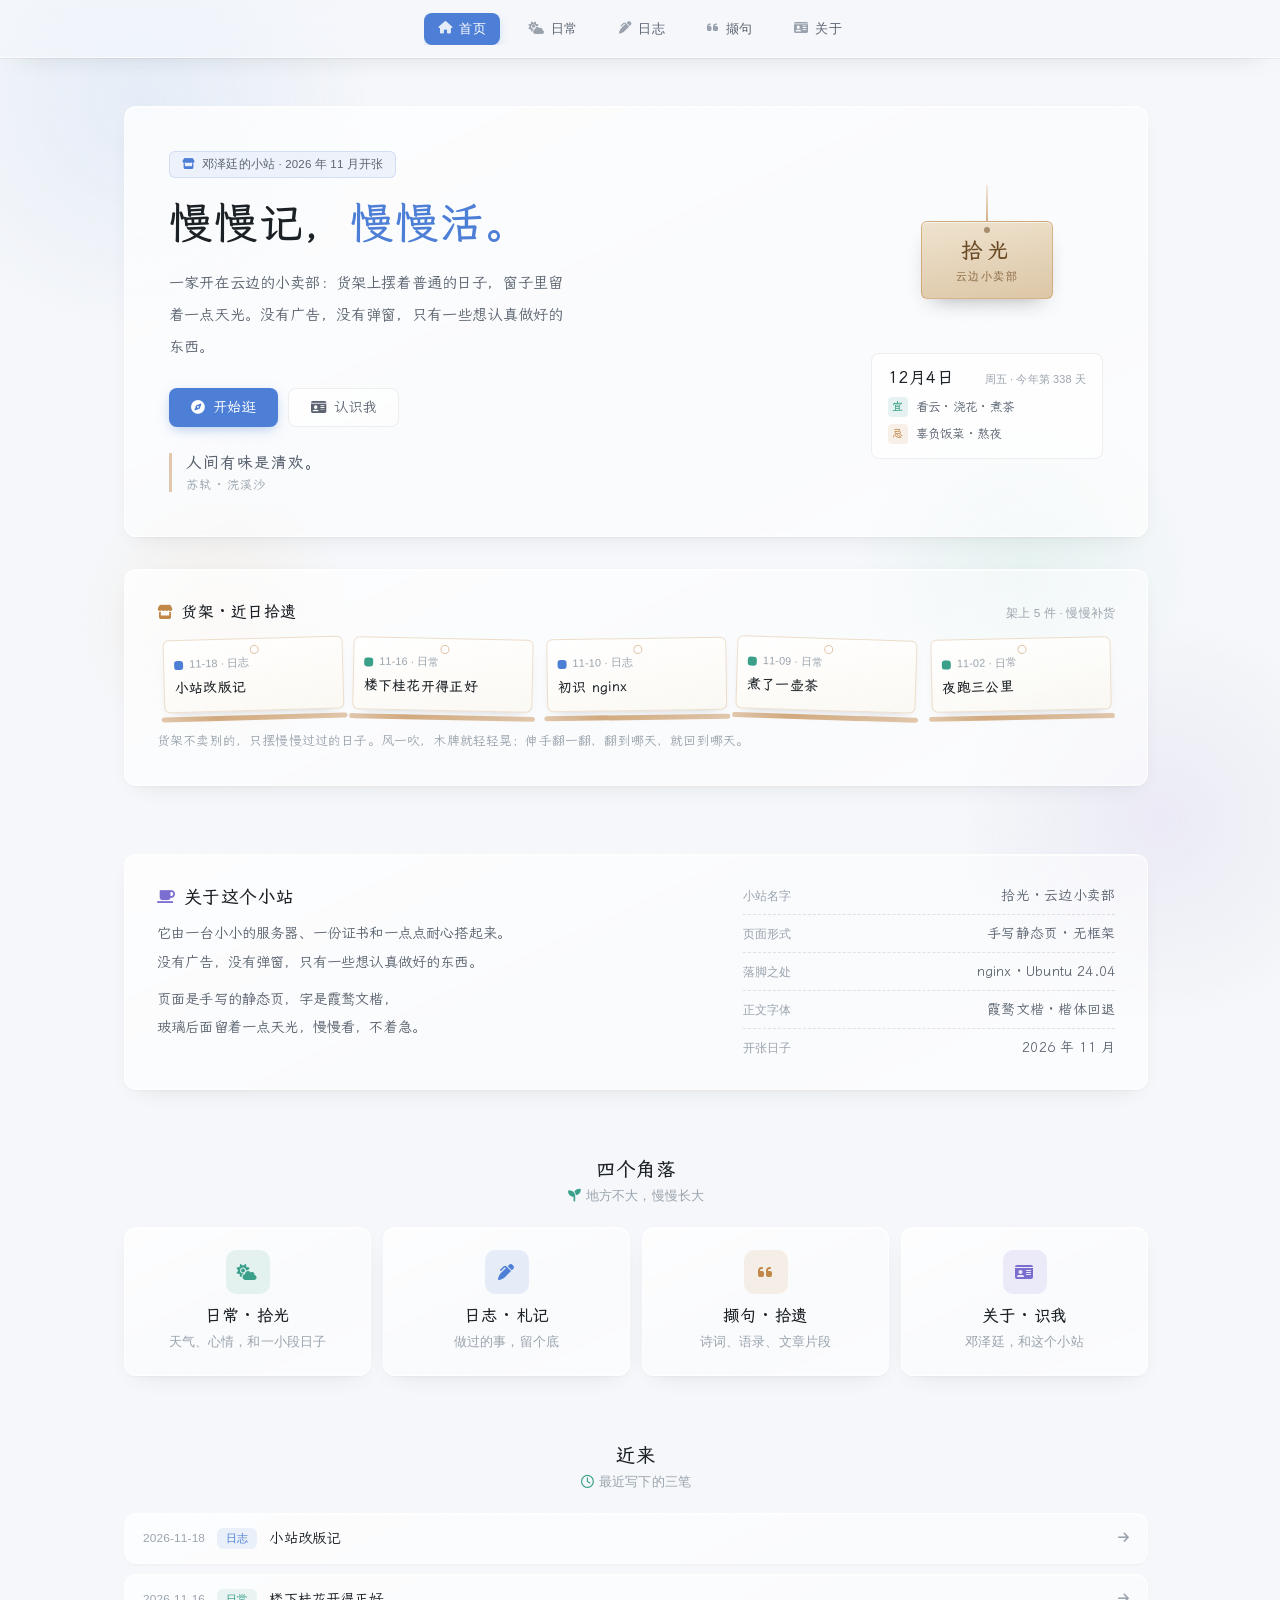
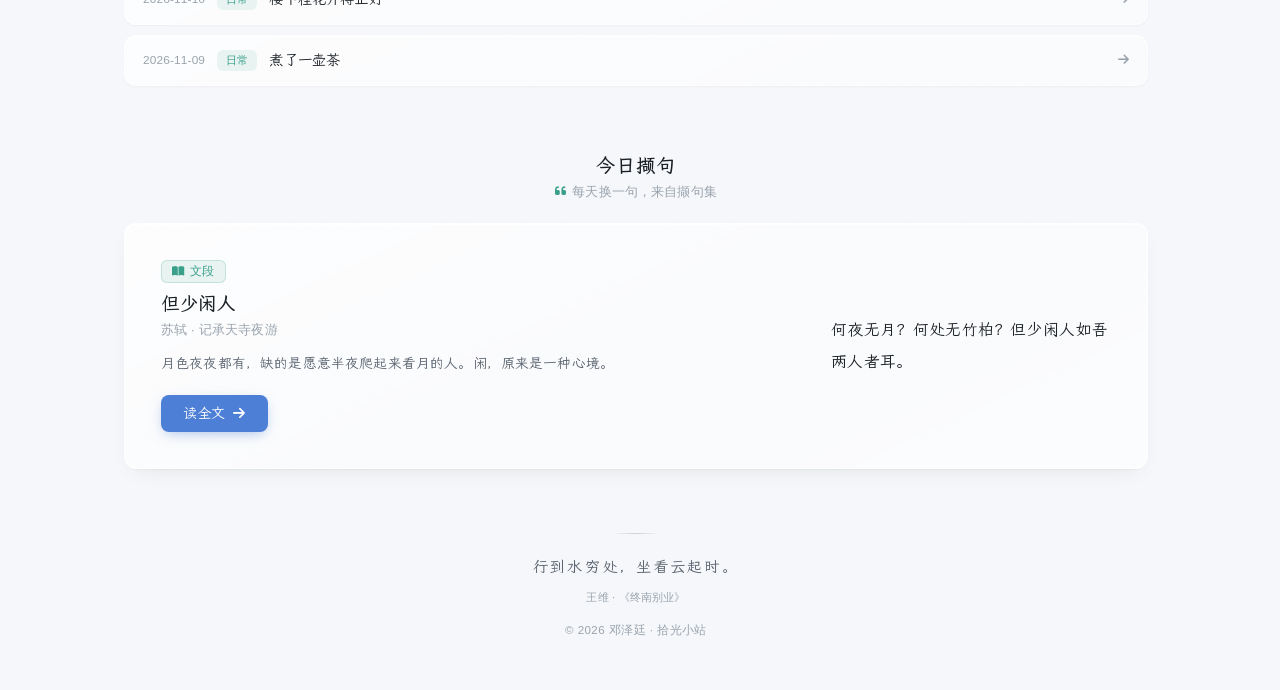
<file: dztfun/index.html>
<!DOCTYPE html>
<html lang="zh-CN">
<head>
<meta charset="UTF-8">
<meta name="viewport" content="width=device-width, initial-scale=1.0">
<link rel="icon" type="image/svg+xml" href="assets/favicon.svg">
<title>邓泽廷的小站 · 慢慢记，慢慢活</title>

<link rel="stylesheet" href="assets/fonts/lxgw-wenkai/lxgwwenkai-regular.css">
<link rel="stylesheet" href="assets/fonts/lxgw-wenkai/lxgwwenkai-bold.css">
<link rel="stylesheet" href="assets/fontawesome/css/all.min.css">
<link rel="stylesheet" href="assets/style.css">
</head>

<body class="home">

  <div class="blob blob-1"></div>
  <div class="blob blob-2"></div>
  <div class="blob blob-3"></div>
  <div class="blob blob-4"></div>

  <nav class="nav">
    <a class="nav-brand" href="index.html">dztfun<span>.cyou</span></a>
    <div class="nav-links">
      <a href="index.html" class="active"><i class="fa-solid fa-house"></i>首页</a>
      <a href="daily.html"><i class="fa-solid fa-cloud-sun"></i>日常</a>
      <a href="logs.html"><i class="fa-solid fa-pen-clip"></i>日志</a>
      <a href="poems.html"><i class="fa-solid fa-quote-left"></i>撷句</a>
      <a href="about.html"><i class="fa-solid fa-id-card"></i>关于</a>
    </div>
  </nav>

  <main class="page page-home">

    <!-- ================= 门面 ================= -->
    <header class="home-hero reveal" style="--d:.08s">
      <div class="hero-main">
        <p class="hero-over"><i class="fa-solid fa-store"></i>邓泽廷的小站 · 2026 年 11 月开张</p>
        <h1 class="hero-title">慢慢记，<span class="accent">慢慢活。</span></h1>
        <p class="hero-sub">一家开在云边的小卖部：货架上摆着普通的日子，窗子里留着一点天光。没有广告，没有弹窗，只有一些想认真做好的东西。</p>
        <div class="actions">
          <a class="btn btn-primary" href="#corners"><i class="fa-solid fa-compass"></i> 开始逛</a>
          <a class="btn btn-ghost" href="about.html"><i class="fa-solid fa-id-card"></i> 认识我</a>
        </div>
        <p class="hero-verse">人间有味是清欢。<cite>苏轼 · 浣溪沙</cite></p>
      </div>
      <div class="hero-side">
        <div class="hero-sign" aria-hidden="true">
          <span class="sign-rope"></span>
          <div class="sign-board"><b>拾光</b><span>云边小卖部</span></div>
        </div>
        <div class="almanac" id="hero-almanac"></div>
      </div>
    </header>

    <!-- ================= 云边货架 ================= -->
    <section class="section shelf-section">
      <div class="shelf-panel reveal" style="--d:.14s">
        <div class="shelf-head">
          <h3><i class="fa-solid fa-store"></i>货架 · 近日拾遗</h3>
          <p class="shelf-count" id="shelf-count"></p>
        </div>
        <div class="shelf" id="shelf"></div>
        <p class="shelf-note">货架不卖别的，只摆慢慢过过的日子。风一吹，木牌就轻轻晃；伸手翻一翻，翻到哪天，就回到哪天。</p>
      </div>
    </section>

    <!-- ================= 小站档案 ================= -->
    <section class="section">
      <div class="site-panel reveal" style="--d:.12s">
        <div class="site-about">
          <h3><i class="fa-solid fa-mug-saucer"></i>关于这个小站</h3>
          <p>
            它由一台小小的服务器、一份证书和一点点耐心搭起来。<br>
            没有广告，没有弹窗，只有一些想认真做好的东西。
          </p>
          <p>
            页面是手写的静态页，字是霞鹜文楷，<br>
            玻璃后面留着一点天光，慢慢看，不着急。
          </p>
        </div>
        <ul class="site-facts">
          <li><span>小站名字</span><b>拾光 · 云边小卖部</b></li>
          <li><span>页面形式</span><b>手写静态页 · 无框架</b></li>
          <li><span>落脚之处</span><b>nginx · Ubuntu 24.04</b></li>
          <li><span>正文字体</span><b>霞鹜文楷 · 楷体回退</b></li>
          <li><span>开张日子</span><b>2026 年 11 月</b></li>
        </ul>
      </div>
    </section>

    <!-- ================= 四个角落 ================= -->
    <section id="corners" class="section">
      <div class="section-head reveal" style="--d:.1s">
        <h2>四个角落</h2>
        <p><i class="fa-solid fa-seedling"></i>地方不大，慢慢长大</p>
      </div>

      <div class="cards">
        <a class="card reveal" style="--d:.16s" href="daily.html">
          <div class="ico i-mint"><i class="fa-solid fa-cloud-sun"></i></div>
          <h3>日常 · 拾光</h3>
          <p>天气、心情，和一小段日子</p>
        </a>

        <a class="card reveal" style="--d:.24s" href="logs.html">
          <div class="ico i-sky"><i class="fa-solid fa-pen-clip"></i></div>
          <h3>日志 · 札记</h3>
          <p>做过的事，留个底</p>
        </a>

        <a class="card reveal" style="--d:.32s" href="poems.html">
          <div class="ico i-peach"><i class="fa-solid fa-quote-left"></i></div>
          <h3>撷句 · 拾遗</h3>
          <p>诗词、语录、文章片段</p>
        </a>

        <a class="card reveal" style="--d:.4s" href="about.html">
          <div class="ico i-lav"><i class="fa-solid fa-id-card"></i></div>
          <h3>关于 · 识我</h3>
          <p>邓泽廷，和这个小站</p>
        </a>
      </div>
    </section>

    <!-- ================= 近来 ================= -->
    <section id="recent" class="section">
      <div class="section-head reveal" style="--d:.1s">
        <h2>近来</h2>
        <p><i class="fa-regular fa-clock"></i>最近写下的三笔</p>
      </div>

      <div class="recent">
        <a class="reveal" style="--d:.16s" href="logs.html#e-1118">
          <span class="r-date">2026-11-18</span>
          <span class="r-kind k-log">日志</span>
          <span class="r-title">小站改版记</span>
          <i class="fa-solid fa-arrow-right r-go"></i>
        </a>
        <a class="reveal" style="--d:.24s" href="daily.html#e-1116">
          <span class="r-date">2026-11-16</span>
          <span class="r-kind k-daily">日常</span>
          <span class="r-title">楼下桂花开得正好</span>
          <i class="fa-solid fa-arrow-right r-go"></i>
        </a>
        <a class="reveal" style="--d:.32s" href="daily.html#e-1109">
          <span class="r-date">2026-11-09</span>
          <span class="r-kind k-daily">日常</span>
          <span class="r-title">煮了一壶茶</span>
          <i class="fa-solid fa-arrow-right r-go"></i>
        </a>
      </div>
    </section>

    <!-- ================= 今日撷句 ================= -->
    <section id="featured" class="section">
      <div class="section-head reveal" style="--d:.1s">
        <h2>今日撷句</h2>
        <p><i class="fa-solid fa-quote-left"></i>每天换一句，来自撷句集</p>
      </div>
      <div id="featured-quote"></div>
    </section>

    <footer class="footer reveal" style="--d:.25s">
      <div class="line"></div>
      <p class="footer-verse">行到水穷处，坐看云起时。</p>
      <p class="footer-note">王维 · 《终南别业》</p>
      <p class="footer-copy">© <span id="year"></span> 邓泽廷 · 拾光小站</p>
    </footer>

  </main>

  <script src="assets/main.js"></script>
  <script src="assets/quotes.js"></script>
  <script src="assets/days.js"></script>

</body>
</html>
</file>
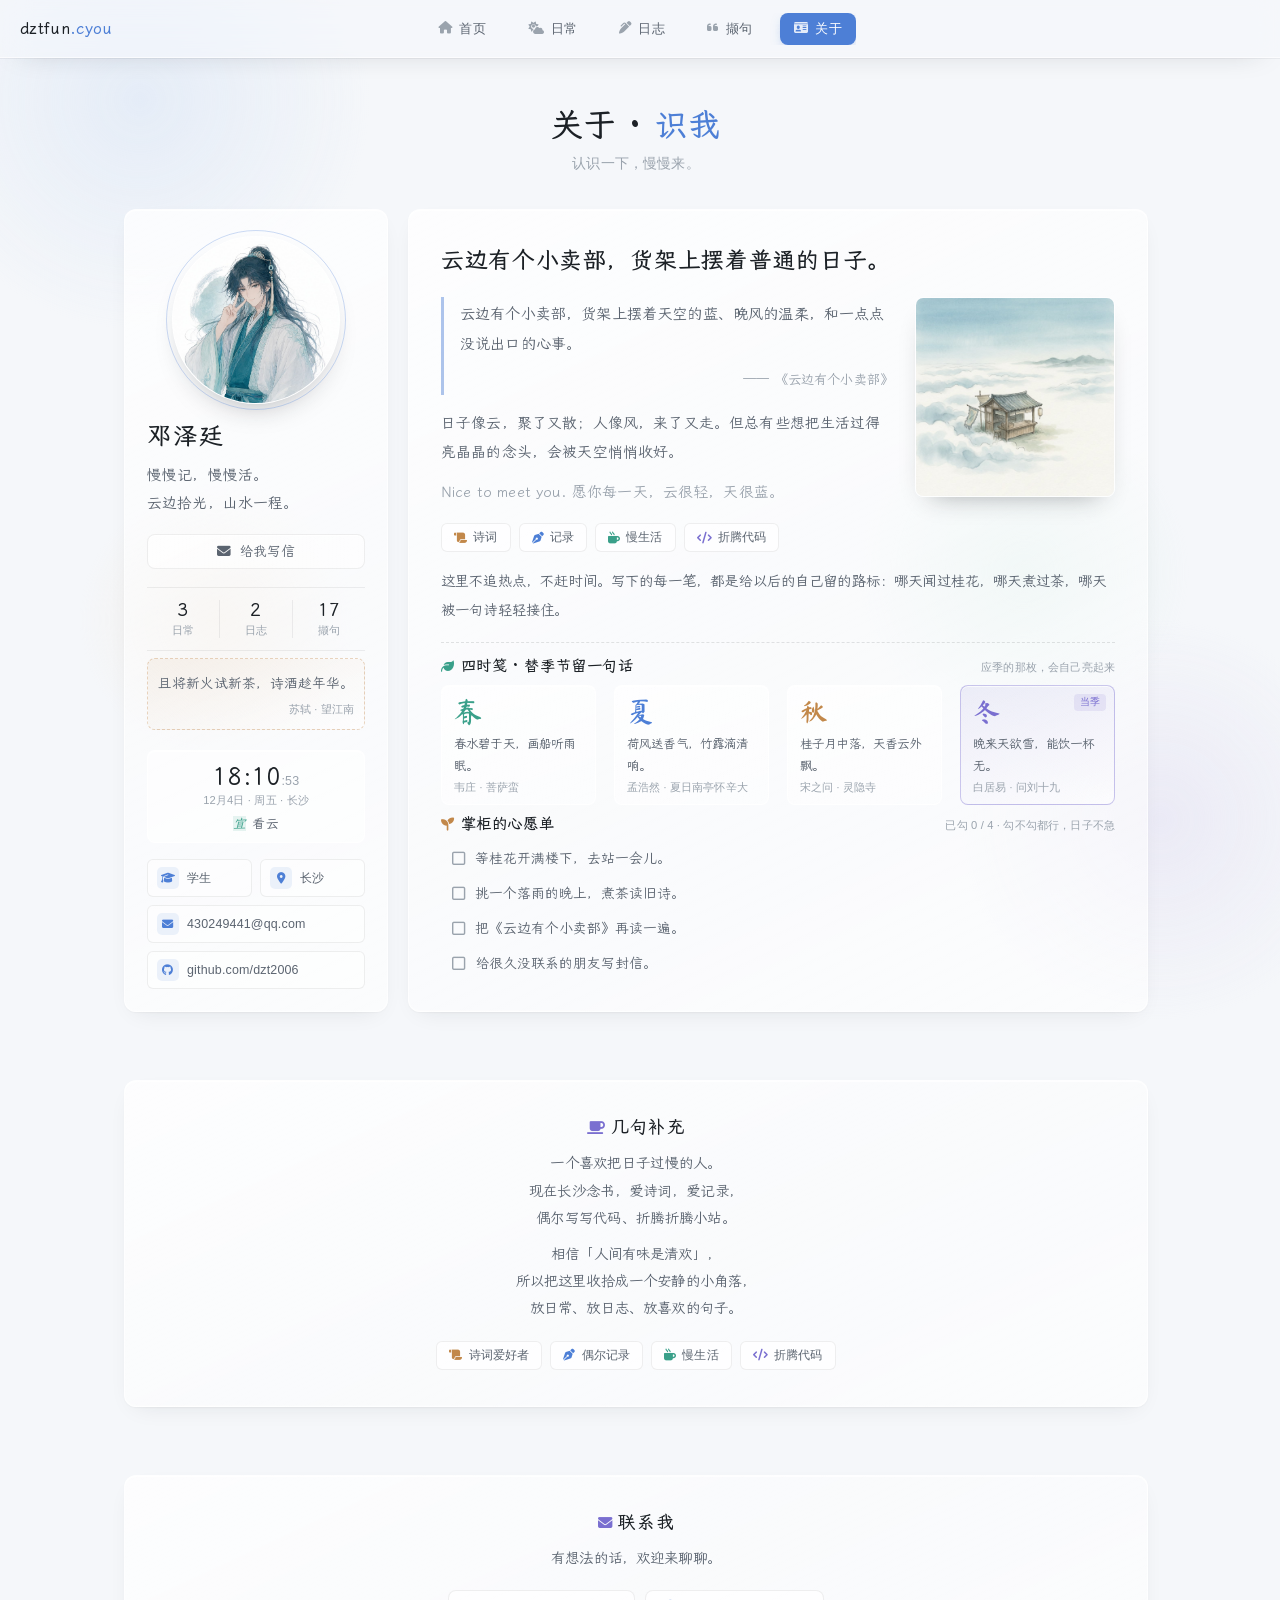
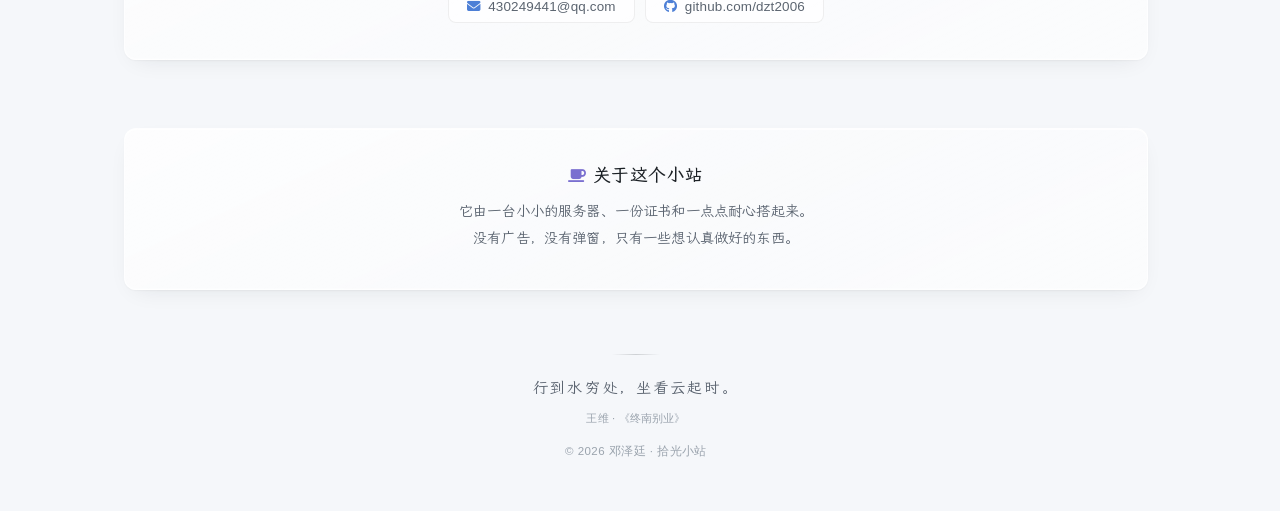
<file: dztfun/about.html>
<!DOCTYPE html>
<html lang="zh-CN">
<head>
<meta charset="UTF-8">
<meta name="viewport" content="width=device-width, initial-scale=1.0">
<link rel="icon" type="image/svg+xml" href="assets/favicon.svg">
<title>关于 · 识我 · dztfun.cyou</title>

<link rel="stylesheet" href="assets/fonts/lxgw-wenkai/lxgwwenkai-regular.css">
<link rel="stylesheet" href="assets/fonts/lxgw-wenkai/lxgwwenkai-bold.css">
<link rel="stylesheet" href="assets/fonts/ma-shan-zheng/index.css">
<link rel="stylesheet" href="assets/fontawesome/css/all.min.css">
<link rel="stylesheet" href="assets/style.css">
</head>

<body>

  <div class="blob blob-1"></div>
  <div class="blob blob-2"></div>
  <div class="blob blob-3"></div>
  <div class="blob blob-4"></div>

  <nav class="nav">
    <a class="nav-brand" href="index.html">dztfun<span>.cyou</span></a>
    <div class="nav-links">
      <a href="index.html"><i class="fa-solid fa-house"></i>首页</a>
      <a href="daily.html"><i class="fa-solid fa-cloud-sun"></i>日常</a>
      <a href="logs.html"><i class="fa-solid fa-pen-clip"></i>日志</a>
      <a href="poems.html"><i class="fa-solid fa-quote-left"></i>撷句</a>
      <a href="about.html" class="active"><i class="fa-solid fa-id-card"></i>关于</a>
    </div>
  </nav>

  <main class="page page-about">

    <header class="page-head reveal" style="--d:.12s">
      <h1>关于 · <span class="accent">识我</span></h1>
      <p>认识一下，慢慢来。</p>
    </header>

    <div class="profile-layout">

      <aside class="profile reveal" style="--d:.08s">
        <div class="avatar-wrap">
          <img class="avatar" src="assets/avatar.jpg" alt="邓泽廷的头像" decoding="async">
        </div>
        <h1 class="profile-name">邓泽廷</h1>
        <p class="profile-bio">慢慢记，慢慢活。<br>云边拾光，山水一程。</p>

        <a class="btn btn-ghost profile-btn" href="mailto:430249441@qq.com">
          <i class="fa-solid fa-envelope"></i> 给我写信
        </a>

        <div class="profile-stats" id="profile-stats"></div>

        <div class="profile-verse">
          <p>且将新火试新茶，诗酒趁年华。</p>
          <cite>苏轼 · 望江南</cite>
        </div>

        <div class="profile-now" id="profile-now"></div>

        <ul class="profile-meta">
          <li><i class="fa-solid fa-graduation-cap"></i><span>学生</span></li>
          <li><i class="fa-solid fa-location-dot"></i><span>长沙</span></li>
          <li><i class="fa-solid fa-envelope"></i><a href="mailto:430249441@qq.com">430249441@qq.com</a></li>
          <li><i class="fa-brands fa-github"></i><a href="https://github.com/dzt2006" target="_blank" rel="noopener">github.com/dzt2006</a></li>
        </ul>
      </aside>

      <section class="readme reveal" style="--d:.16s">
        <h2 class="readme-title">云边有个小卖部，货架上摆着普通的日子。</h2>

        <div class="readme-body">
          <div class="readme-text">
            <blockquote>
              云边有个小卖部，货架上摆着天空的蓝、晚风的温柔，和一点点没说出口的心事。
              <cite>—— 《云边有个小卖部》</cite>
            </blockquote>
            <p>日子像云，聚了又散；人像风，来了又走。但总有些想把生活过得亮晶晶的念头，会被天空悄悄收好。</p>
            <p class="soft">Nice to meet you. 愿你每一天，云很轻，天很蓝。</p>
          </div>
          <img class="readme-img" src="assets/clouds.jpg" alt="云边的小卖部" decoding="async">
        </div>

        <div class="readme-tags">
          <span class="tag"><i class="fa-solid fa-scroll t-peach"></i>诗词</span>
          <span class="tag"><i class="fa-solid fa-pen-nib t-sky"></i>记录</span>
          <span class="tag"><i class="fa-solid fa-mug-hot t-mint"></i>慢生活</span>
          <span class="tag"><i class="fa-solid fa-code t-lav"></i>折腾代码</span>
        </div>

        <p class="readme-more">这里不追热点，不赶时间。写下的每一笔，都是给以后的自己留的路标：哪天闻过桂花，哪天煮过茶，哪天被一句诗轻轻接住。</p>

        <div class="readme-drawer">
          <div class="drawer-head">
            <h3><i class="fa-solid fa-leaf"></i>四时笺 · 替季节留一句话</h3>
            <span class="drawer-note">应季的那枚，会自己亮起来</span>
          </div>
          <div class="seasons" id="seasons"></div>

          <div class="drawer-head">
            <h3><i class="fa-solid fa-seedling"></i>掌柜的心愿单</h3>
            <span class="drawer-note" id="wish-count"></span>
          </div>
          <ul class="wish-list" id="wish-list"></ul>
        </div>
      </section>

    </div>

    <section class="section about-card reveal" style="--d:.2s">
      <h3><i class="fa-solid fa-mug-saucer"></i>几句补充</h3>
      <p class="serif">
        一个喜欢把日子过慢的人。<br>
        现在长沙念书，爱诗词，爱记录，<br>
        偶尔写写代码、折腾折腾小站。
      </p>
      <p>
        相信「人间有味是清欢」，<br>
        所以把这里收拾成一个安静的小角落，<br>
        放日常、放日志、放喜欢的句子。
      </p>
      <div class="tags">
        <span class="tag"><i class="fa-solid fa-scroll t-peach"></i>诗词爱好者</span>
        <span class="tag"><i class="fa-solid fa-pen-nib t-sky"></i>偶尔记录</span>
        <span class="tag"><i class="fa-solid fa-mug-hot t-mint"></i>慢生活</span>
        <span class="tag"><i class="fa-solid fa-code t-lav"></i>折腾代码</span>
      </div>
    </section>

    <section class="section">
      <div class="about-card reveal" style="--d:.15s">
        <h3><i class="fa-solid fa-envelope"></i>联系我</h3>
        <p>有想法的话，欢迎来聊聊。</p>
        <div class="contact">
          <a href="mailto:430249441@qq.com"><i class="fa-solid fa-envelope"></i>430249441@qq.com</a>
          <a href="https://github.com/dzt2006" target="_blank" rel="noopener"><i class="fa-brands fa-github"></i>github.com/dzt2006</a>
        </div>
      </div>
    </section>

    <section class="section">
      <div class="about-card reveal" style="--d:.15s">
        <h3><i class="fa-solid fa-mug-saucer"></i>关于这个小站</h3>
        <p>
          它由一台小小的服务器、一份证书和一点点耐心搭起来。<br>
          没有广告，没有弹窗，只有一些想认真做好的东西。
        </p>
      </div>
    </section>

    <footer class="footer reveal" style="--d:.25s">
      <div class="line"></div>
      <p class="footer-verse">行到水穷处，坐看云起时。</p>
      <p class="footer-note">王维 · 《终南别业》</p>
      <p class="footer-copy">© <span id="year"></span> 邓泽廷 · 拾光小站</p>
    </footer>

  </main>

  <script src="assets/main.js"></script>
  <script src="assets/quotes.js"></script>
  <script src="assets/days.js"></script>

</body>
</html>
</file>
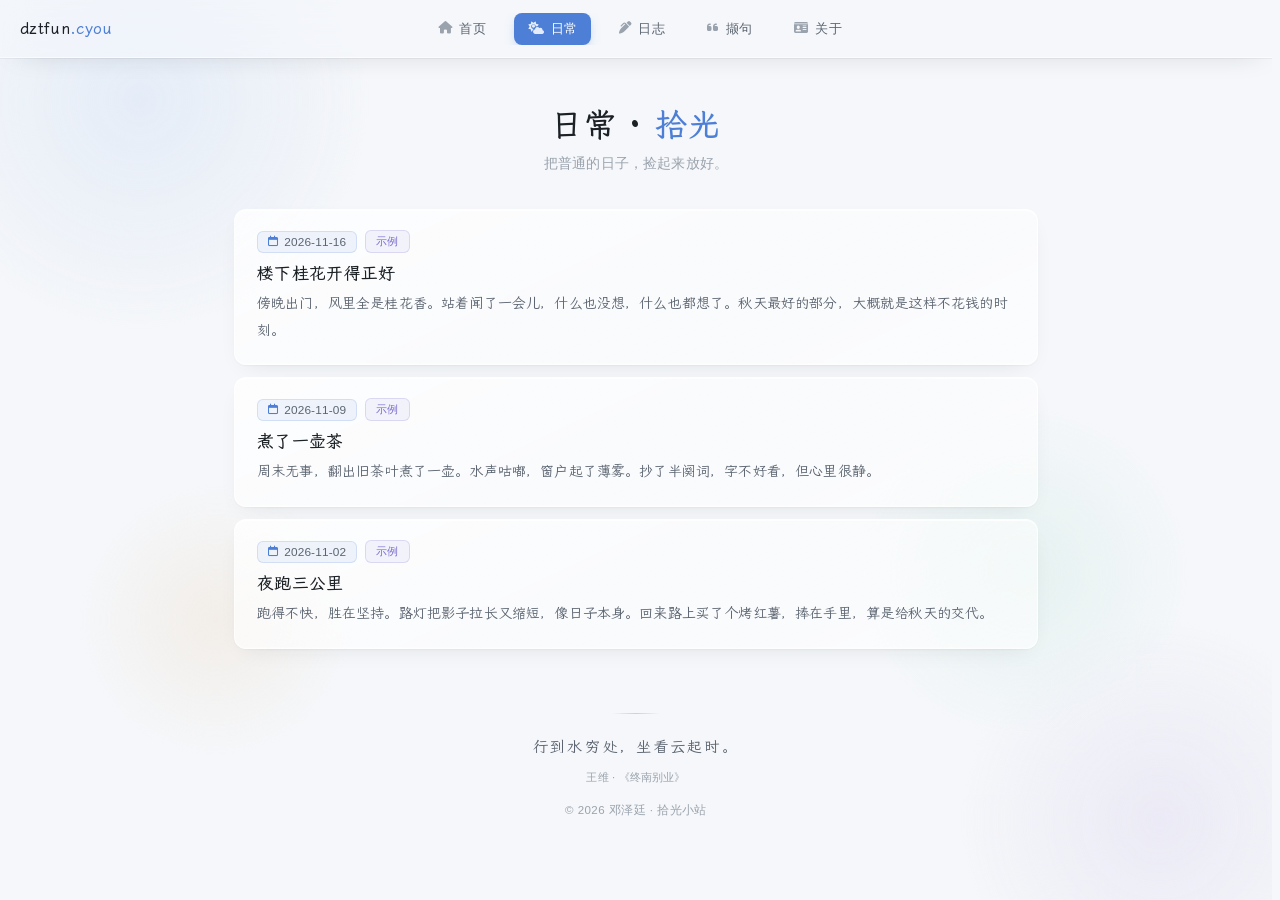
<file: dztfun/daily.html>
<!DOCTYPE html>
<html lang="zh-CN">
<head>
<meta charset="UTF-8">
<meta name="viewport" content="width=device-width, initial-scale=1.0">
<link rel="icon" type="image/svg+xml" href="assets/favicon.svg">
<title>日常 · 拾光 · dztfun.cyou</title>

<link rel="stylesheet" href="assets/fonts/lxgw-wenkai/lxgwwenkai-regular.css">
<link rel="stylesheet" href="assets/fonts/lxgw-wenkai/lxgwwenkai-bold.css">
<link rel="stylesheet" href="assets/fontawesome/css/all.min.css">
<link rel="stylesheet" href="assets/style.css">
</head>

<body>

  <div class="blob blob-1"></div>
  <div class="blob blob-2"></div>
  <div class="blob blob-3"></div>
  <div class="blob blob-4"></div>

  <nav class="nav">
    <a class="nav-brand" href="index.html">dztfun<span>.cyou</span></a>
    <div class="nav-links">
      <a href="index.html"><i class="fa-solid fa-house"></i>首页</a>
      <a href="daily.html" class="active"><i class="fa-solid fa-cloud-sun"></i>日常</a>
      <a href="logs.html"><i class="fa-solid fa-pen-clip"></i>日志</a>
      <a href="poems.html"><i class="fa-solid fa-quote-left"></i>撷句</a>
      <a href="about.html"><i class="fa-solid fa-id-card"></i>关于</a>
    </div>
  </nav>

  <main class="page">

    <header class="page-head reveal" style="--d:.12s">
      <h1>日常 · <span class="accent">拾光</span></h1>
      <p>把普通的日子，捡起来放好。</p>
    </header>

    <!-- 日常条目：复制一个 <article class="entry"> 块即可新增，日期新的放上面 -->
    <div class="entries">

      <article id="e-1116" class="entry reveal" style="--d:.18s">
        <div class="entry-meta">
          <span class="entry-date"><i class="fa-regular fa-calendar"></i>2026-11-16</span>
          <span class="entry-kind">示例</span>
        </div>
        <h3>楼下桂花开得正好</h3>
        <p>傍晚出门，风里全是桂花香。站着闻了一会儿，什么也没想，什么也都想了。秋天最好的部分，大概就是这样不花钱的时刻。</p>
      </article>

      <article id="e-1109" class="entry reveal" style="--d:.26s">
        <div class="entry-meta">
          <span class="entry-date"><i class="fa-regular fa-calendar"></i>2026-11-09</span>
          <span class="entry-kind">示例</span>
        </div>
        <h3>煮了一壶茶</h3>
        <p>周末无事，翻出旧茶叶煮了一壶。水声咕嘟，窗户起了薄雾。抄了半阕词，字不好看，但心里很静。</p>
      </article>

      <article id="e-1102" class="entry reveal" style="--d:.34s">
        <div class="entry-meta">
          <span class="entry-date"><i class="fa-regular fa-calendar"></i>2026-11-02</span>
          <span class="entry-kind">示例</span>
        </div>
        <h3>夜跑三公里</h3>
        <p>跑得不快，胜在坚持。路灯把影子拉长又缩短，像日子本身。回来路上买了个烤红薯，捧在手里，算是给秋天的交代。</p>
      </article>

    </div>

    <footer class="footer reveal" style="--d:.25s">
      <div class="line"></div>
      <p class="footer-verse">行到水穷处，坐看云起时。</p>
      <p class="footer-note">王维 · 《终南别业》</p>
      <p class="footer-copy">© <span id="year"></span> 邓泽廷 · 拾光小站</p>
    </footer>

  </main>

  <script src="assets/main.js"></script>

</body>
</html>
</file>
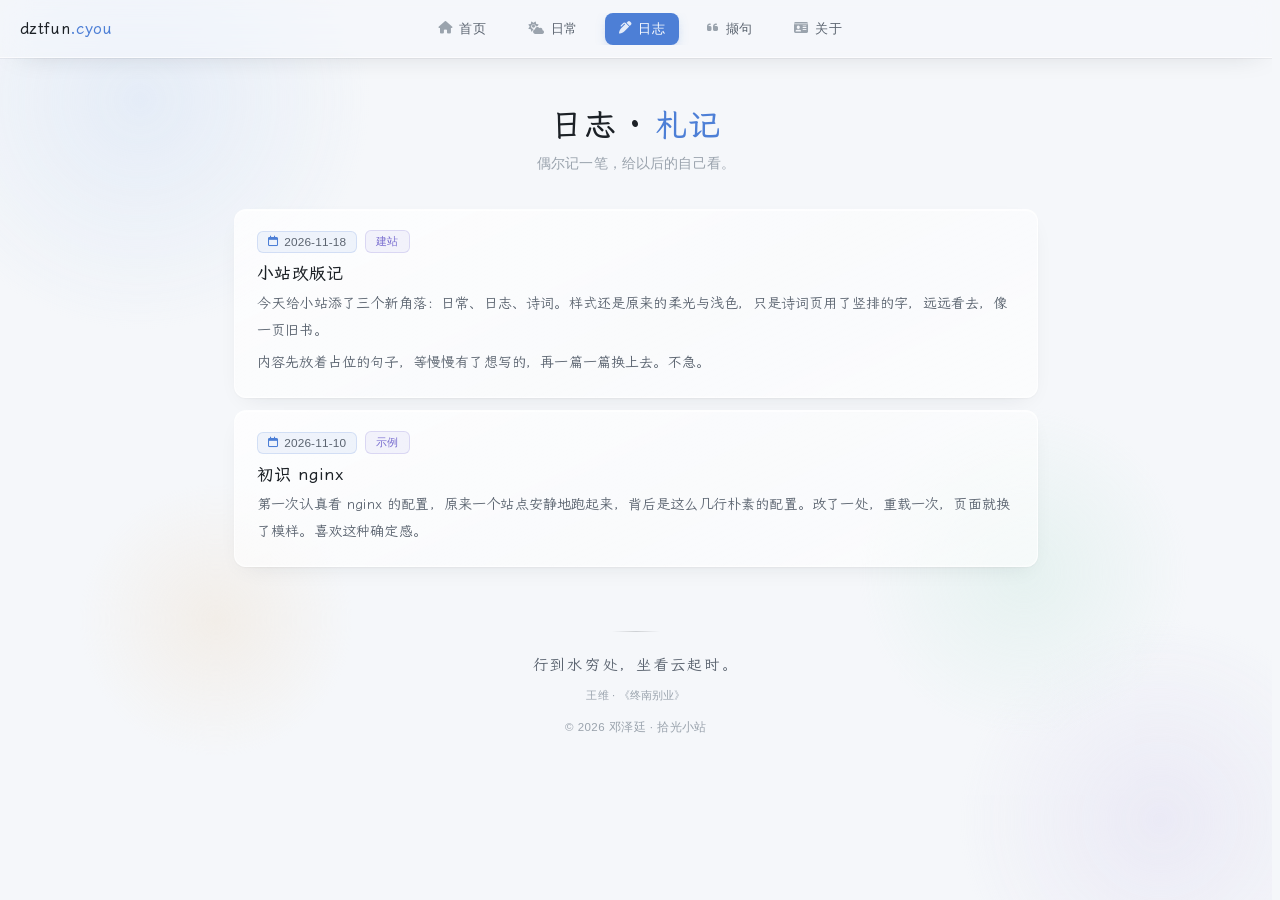
<file: dztfun/logs.html>
<!DOCTYPE html>
<html lang="zh-CN">
<head>
<meta charset="UTF-8">
<meta name="viewport" content="width=device-width, initial-scale=1.0">
<link rel="icon" type="image/svg+xml" href="assets/favicon.svg">
<title>日志 · 札记 · dztfun.cyou</title>

<link rel="stylesheet" href="assets/fonts/lxgw-wenkai/lxgwwenkai-regular.css">
<link rel="stylesheet" href="assets/fonts/lxgw-wenkai/lxgwwenkai-bold.css">
<link rel="stylesheet" href="assets/fontawesome/css/all.min.css">
<link rel="stylesheet" href="assets/style.css">
</head>

<body>

  <div class="blob blob-1"></div>
  <div class="blob blob-2"></div>
  <div class="blob blob-3"></div>
  <div class="blob blob-4"></div>

  <nav class="nav">
    <a class="nav-brand" href="index.html">dztfun<span>.cyou</span></a>
    <div class="nav-links">
      <a href="index.html"><i class="fa-solid fa-house"></i>首页</a>
      <a href="daily.html"><i class="fa-solid fa-cloud-sun"></i>日常</a>
      <a href="logs.html" class="active"><i class="fa-solid fa-pen-clip"></i>日志</a>
      <a href="poems.html"><i class="fa-solid fa-quote-left"></i>撷句</a>
      <a href="about.html"><i class="fa-solid fa-id-card"></i>关于</a>
    </div>
  </nav>

  <main class="page">

    <header class="page-head reveal" style="--d:.12s">
      <h1>日志 · <span class="accent">札记</span></h1>
      <p>偶尔记一笔，给以后的自己看。</p>
    </header>

    <!-- 日志条目：复制一个 <article class="entry"> 块即可新增，日期新的放上面 -->
    <div class="entries">

      <article id="e-1118" class="entry reveal" style="--d:.18s">
        <div class="entry-meta">
          <span class="entry-date"><i class="fa-regular fa-calendar"></i>2026-11-18</span>
          <span class="entry-kind">建站</span>
        </div>
        <h3>小站改版记</h3>
        <p>今天给小站添了三个新角落：日常、日志、诗词。样式还是原来的柔光与浅色，只是诗词页用了竖排的字，远远看去，像一页旧书。</p>
        <p>内容先放着占位的句子，等慢慢有了想写的，再一篇一篇换上去。不急。</p>
      </article>

      <article id="e-1110" class="entry reveal" style="--d:.26s">
        <div class="entry-meta">
          <span class="entry-date"><i class="fa-regular fa-calendar"></i>2026-11-10</span>
          <span class="entry-kind">示例</span>
        </div>
        <h3>初识 nginx</h3>
        <p>第一次认真看 nginx 的配置，原来一个站点安静地跑起来，背后是这么几行朴素的配置。改了一处，重载一次，页面就换了模样。喜欢这种确定感。</p>
      </article>

    </div>

    <footer class="footer reveal" style="--d:.25s">
      <div class="line"></div>
      <p class="footer-verse">行到水穷处，坐看云起时。</p>
      <p class="footer-note">王维 · 《终南别业》</p>
      <p class="footer-copy">© <span id="year"></span> 邓泽廷 · 拾光小站</p>
    </footer>

  </main>

  <script src="assets/main.js"></script>

</body>
</html>
</file>
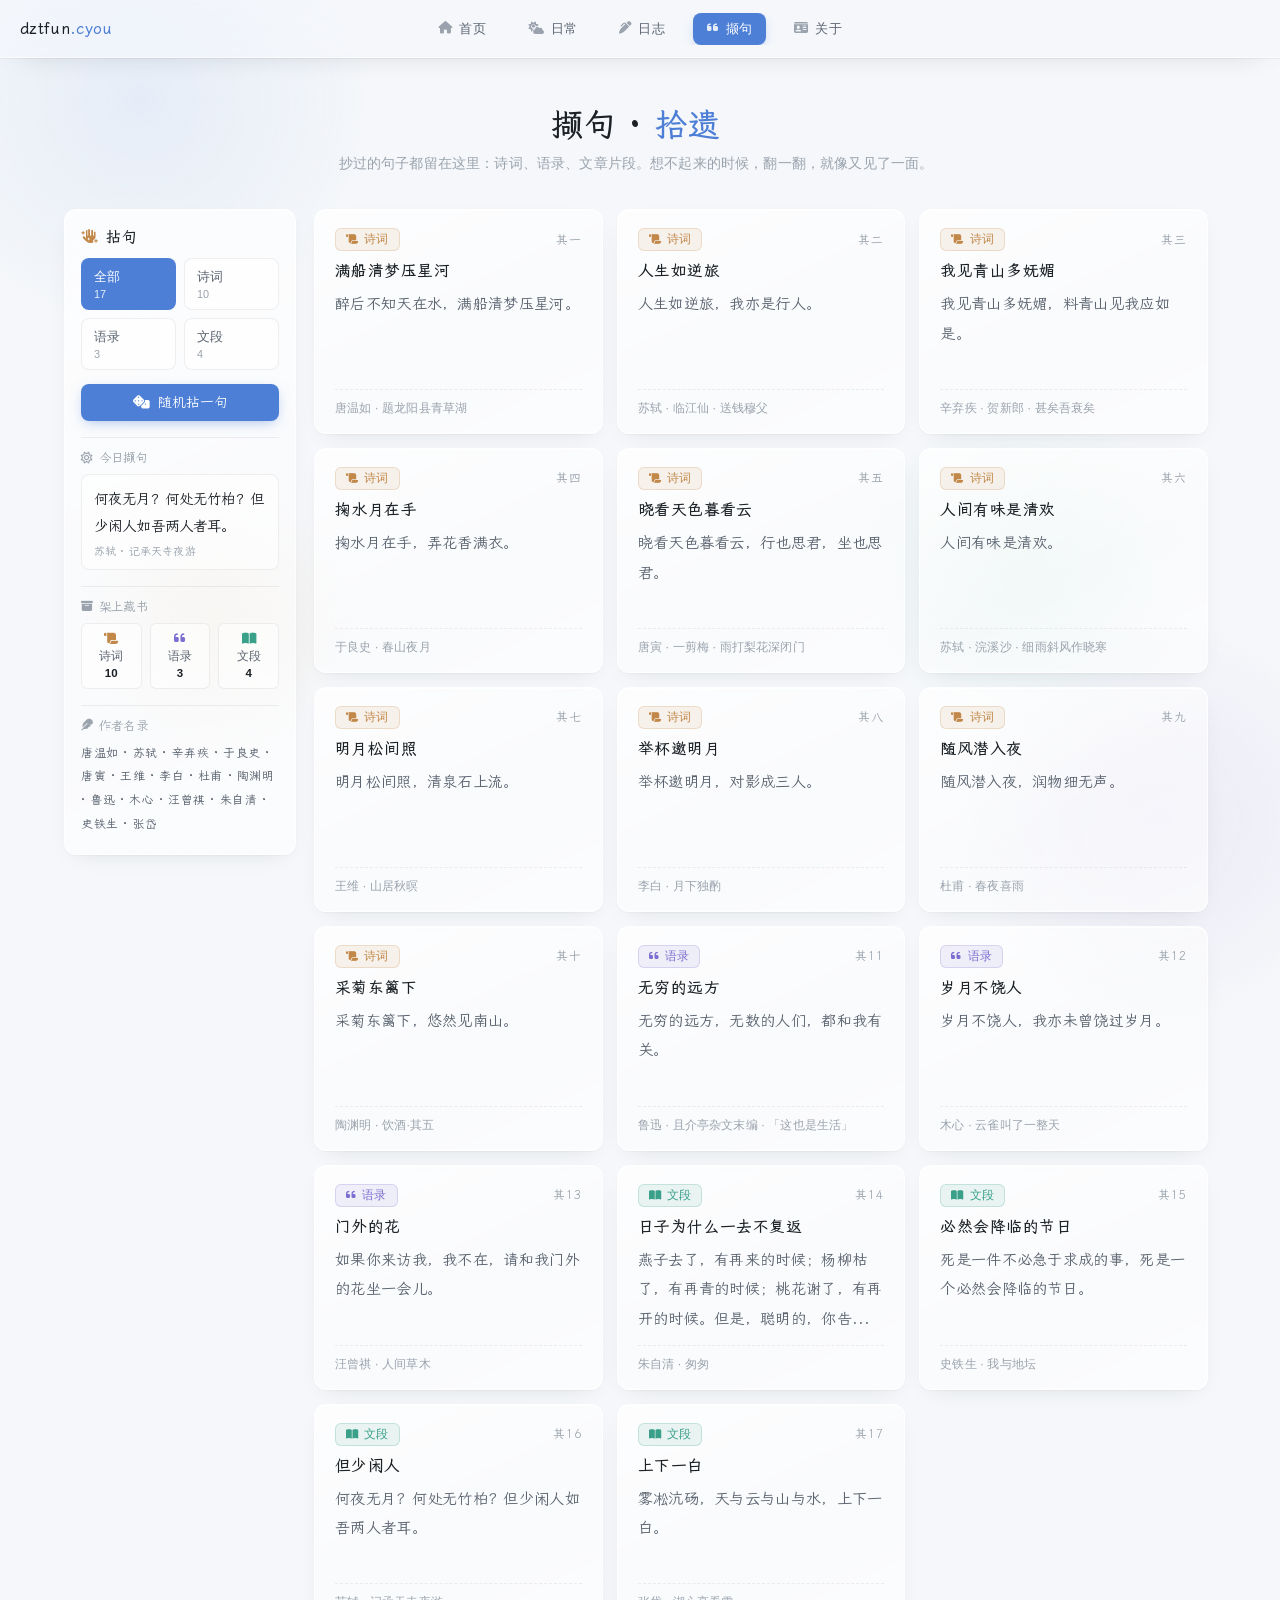
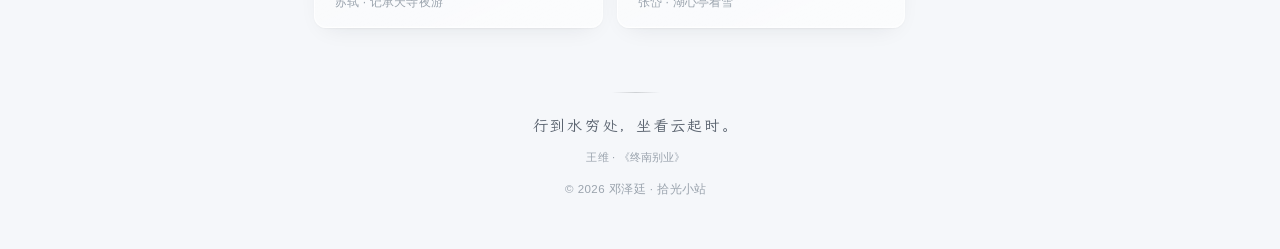
<file: dztfun/poems.html>
<!DOCTYPE html>
<html lang="zh-CN">
<head>
<meta charset="UTF-8">
<meta name="viewport" content="width=device-width, initial-scale=1.0">
<link rel="icon" type="image/svg+xml" href="assets/favicon.svg">
<title>撷句 · 拾遗 · dztfun.cyou</title>

<link rel="stylesheet" href="assets/fonts/lxgw-wenkai/lxgwwenkai-regular.css">
<link rel="stylesheet" href="assets/fonts/lxgw-wenkai/lxgwwenkai-bold.css">
<link rel="stylesheet" href="assets/fontawesome/css/all.min.css">
<link rel="stylesheet" href="assets/style.css">
</head>

<body>

  <div class="blob blob-1"></div>
  <div class="blob blob-2"></div>
  <div class="blob blob-3"></div>
  <div class="blob blob-4"></div>

  <nav class="nav">
    <a class="nav-brand" href="index.html">dztfun<span>.cyou</span></a>
    <div class="nav-links">
      <a href="index.html"><i class="fa-solid fa-house"></i>首页</a>
      <a href="daily.html"><i class="fa-solid fa-cloud-sun"></i>日常</a>
      <a href="logs.html"><i class="fa-solid fa-pen-clip"></i>日志</a>
      <a href="poems.html" class="active"><i class="fa-solid fa-quote-left"></i>撷句</a>
      <a href="about.html"><i class="fa-solid fa-id-card"></i>关于</a>
    </div>
  </nav>

  <main class="page page-poems">

    <header class="page-head reveal" style="--d:.05s">
      <h1>撷句 · <span class="accent">拾遗</span></h1>
      <p>抄过的句子都留在这里：诗词、语录、文章片段。想不起来的时候，翻一翻，就像又见了一面。</p>
    </header>

    <div class="poem-layout">
      <aside class="poem-rail reveal" style="--d:.12s">
        <div class="rail-card">
          <h3><i class="fa-solid fa-hand-sparkles"></i>拈句</h3>
          <div id="quote-filters" class="filters rail-filters"></div>
          <button type="button" id="quote-random" class="btn btn-primary rail-random"><i class="fa-solid fa-dice"></i> 随机拈一句</button>

          <div class="rail-divider"></div>
          <div id="rail-today" class="rail-today"></div>

          <div class="rail-divider"></div>
          <p class="rail-stats-head"><i class="fa-solid fa-box-archive"></i>架上藏书</p>
          <ul class="rail-stats" id="rail-stats"></ul>

          <div class="rail-divider"></div>
          <p class="rail-stats-head"><i class="fa-solid fa-feather"></i>作者名录</p>
          <div id="rail-authors" class="rail-authors"></div>
        </div>
      </aside>

      <div id="quote-list" class="quotes"></div>
    </div>

    <footer class="footer reveal" style="--d:.25s">
      <div class="line"></div>
      <p class="footer-verse">行到水穷处，坐看云起时。</p>
      <p class="footer-note">王维 · 《终南别业》</p>
      <p class="footer-copy">© <span id="year"></span> 邓泽廷 · 拾光小站</p>
    </footer>

  </main>

  <script src="assets/main.js"></script>
  <script src="assets/quotes.js"></script>

</body>
</html>
</file>
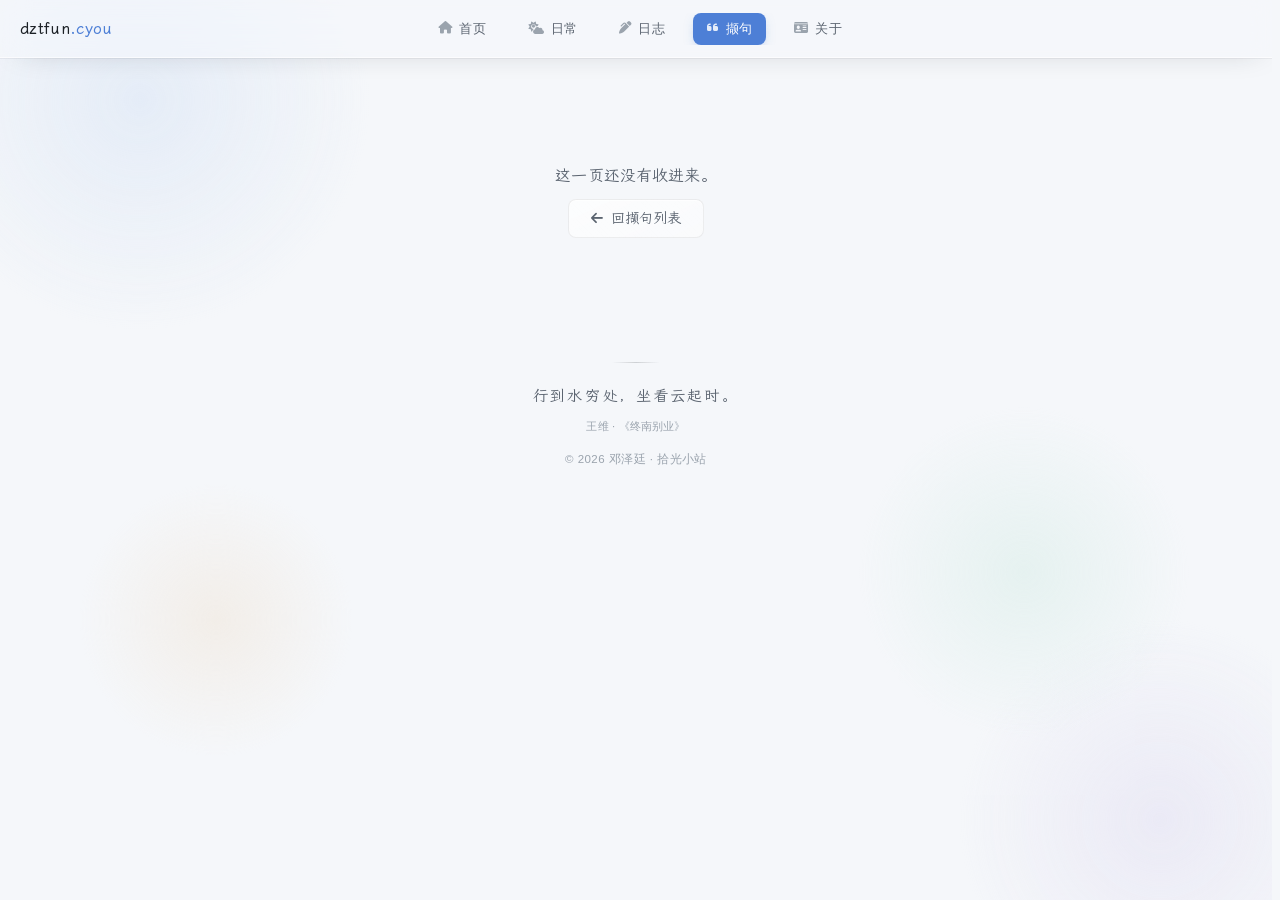
<file: dztfun/quotes/read.html>
<!DOCTYPE html>
<html lang="zh-CN">
<head>
<meta charset="UTF-8">
<meta name="viewport" content="width=device-width, initial-scale=1.0">
<link rel="icon" type="image/svg+xml" href="../assets/favicon.svg">
<title>撷句 · dztfun.cyou</title>

<link rel="stylesheet" href="../assets/fonts/lxgw-wenkai/lxgwwenkai-regular.css">
<link rel="stylesheet" href="../assets/fonts/lxgw-wenkai/lxgwwenkai-bold.css">
<link rel="stylesheet" href="../assets/fontawesome/css/all.min.css">
<link rel="stylesheet" href="../assets/style.css">
</head>

<body>

  <div class="blob blob-1"></div>
  <div class="blob blob-2"></div>
  <div class="blob blob-3"></div>
  <div class="blob blob-4"></div>

  <nav class="nav">
    <a class="nav-brand" href="../index.html">dztfun<span>.cyou</span></a>
    <div class="nav-links">
      <a href="../index.html"><i class="fa-solid fa-house"></i>首页</a>
      <a href="../daily.html"><i class="fa-solid fa-cloud-sun"></i>日常</a>
      <a href="../logs.html"><i class="fa-solid fa-pen-clip"></i>日志</a>
      <a href="../poems.html" class="active"><i class="fa-solid fa-quote-left"></i>撷句</a>
      <a href="../about.html"><i class="fa-solid fa-id-card"></i>关于</a>
    </div>
  </nav>

  <main class="page">

    <div id="read-root"></div>

    <footer class="footer reveal" style="--d:.25s">
      <div class="line"></div>
      <p class="footer-verse">行到水穷处，坐看云起时。</p>
      <p class="footer-note">王维 · 《终南别业》</p>
      <p class="footer-copy">© <span id="year"></span> 邓泽廷 · 拾光小站</p>
    </footer>

  </main>

  <script src="../assets/main.js"></script>
  <script src="../assets/quotes.js"></script>

</body>
</html>
</file>
<file: dztfun/assets/fonts/lxgw-wenkai/lxgwwenkai-regular.css>
/* LXGW WenKai [4] */
@font-face {
  font-family: 'LXGW WenKai';
  font-style: normal;
  font-weight: 400;
  font-display: swap;
  src: url('./files/lxgwwenkai-regular-subset-4.woff2') format('woff2');
  unicode-range: U+1f1e9-1f1f5, U+1f1f7-1f1ff, U+1f21a, U+1f232, U+1f234-1f237, U+1f250-1f251, U+1f300, U+1f302-1f308, U+1f30a-1f311, U+1f315, U+1f319-1f320, U+1f324, U+1f327, U+1f32a, U+1f32c-1f32d, U+1f330-1f357, U+1f359-1f37e
}
/* LXGW WenKai [5] */
@font-face {
  font-family: 'LXGW WenKai';
  font-style: normal;
  font-weight: 400;
  font-display: swap;
  src: url('./files/lxgwwenkai-regular-subset-5.woff2') format('woff2');
  unicode-range: U+fee3, U+fef3, U+ff03-ff04, U+ff07, U+ff0a, U+ff17-ff19, U+ff1c-ff1d, U+ff20-ff3a, U+ff3c, U+ff3e-ff5b, U+ff5d, U+ff61-ff65, U+ff67-ff6a, U+ff6c, U+ff6f-ff78, U+ff7a-ff7d, U+ff80-ff84, U+ff86, U+ff89-ff8e, U+ff92, U+ff97-ff9b, U+ff9d-ff9f, U+ffe0-ffe4, U+ffe6, U+ffe9, U+ffeb, U+ffed, U+fffc, U+1f004, U+1f170-1f171, U+1f192-1f195, U+1f198-1f19a, U+1f1e6-1f1e8
}
/* LXGW WenKai [6] */
@font-face {
  font-family: 'LXGW WenKai';
  font-style: normal;
  font-weight: 400;
  font-display: swap;
  src: url('./files/lxgwwenkai-regular-subset-6.woff2') format('woff2');
  unicode-range: U+f0a7, U+f0b2, U+f0b7, U+f0c9, U+f0d8, U+f0da, U+f0dc-f0dd, U+f0e0, U+f0e6, U+f0eb, U+f0fc, U+f101, U+f104-f105, U+f107, U+f10b, U+f11b, U+f14b, U+f18a, U+f193, U+f1d6-f1d7, U+f244, U+f27a, U+f296, U+f2ae, U+f471, U+f4b3, U+f610-f611, U+f880-f881, U+f8ec, U+f8f5, U+f8ff, U+f901, U+f90a, U+f92c-f92d, U+f934, U+f937, U+f941, U+f965, U+f967, U+f969, U+f96b, U+f96f, U+f974, U+f978-f979, U+f97e, U+f981, U+f98a, U+f98e, U+f997, U+f99c, U+f9b2, U+f9b5, U+f9ba, U+f9be, U+f9ca, U+f9d0-f9d1, U+f9dd, U+f9e0-f9e1, U+f9e4, U+f9f7, U+fa00-fa01, U+fa08, U+fa0a, U+fa11, U+fb01-fb02, U+fdfc, U+fe0e, U+fe30-fe31, U+fe33-fe44, U+fe49-fe52, U+fe54-fe57, U+fe59-fe66, U+fe68-fe6b, U+fe8e, U+fe92-fe93, U+feae, U+feb8, U+fecb-fecc, U+fee0
}
/* LXGW WenKai [21] */
@font-face {
  font-family: 'LXGW WenKai';
  font-style: normal;
  font-weight: 400;
  font-display: swap;
  src: url('./files/lxgwwenkai-regular-subset-21.woff2') format('woff2');
  unicode-range: U+9f3d-9f3e, U+9f41, U+9f4a-9f4b, U+9f51-9f52, U+9f61-9f63, U+9f66-9f67, U+9f80-9f81, U+9f83, U+9f85-9f8d, U+9f90-9f91, U+9f94-9f96, U+9f98, U+9f9b-9f9c, U+9f9e, U+9fa0, U+9fa2, U+9ff4, U+a001, U+a007, U+a025, U+a046-a047, U+a057, U+a072, U+a078-a079, U+a083, U+a085, U+a100, U+a118, U+a132, U+a134, U+a1f4, U+a242, U+a4a6, U+a4aa, U+a4b0-a4b1, U+a4b3, U+a9c1-a9c2, U+ac00-ac01, U+ac04, U+ac08, U+ac10-ac11, U+ac13-ac16, U+ac19, U+ac1c-ac1d, U+ac24, U+ac70-ac71, U+ac74, U+ac77-ac78, U+ac80-ac81, U+ac83, U+ac8c, U+ac90, U+ac9f-aca0, U+aca8-aca9, U+acac, U+acb0, U+acbd, U+acc1, U+acc4, U+ace0-ace1, U+ace4, U+ace8, U+acf3, U+acf5, U+acfc-acfd, U+ad00, U+ad0c, U+ad11, U+ad1c, U+ad34, U+ad50, U+ad64, U+ad6c, U+ad70, U+ad74, U+ad7f, U+ad81, U+ad8c, U+adc0, U+adc8, U+addc, U+ade0, U+adf8-adf9, U+adfc, U+ae00, U+ae08-ae09, U+ae0b, U+ae30, U+ae34, U+ae38, U+ae40, U+ae4a, U+ae4c, U+ae54, U+ae68, U+aebc, U+aed8, U+af2c-af2d, U+af34
}
/* LXGW WenKai [22] */
@font-face {
  font-family: 'LXGW WenKai';
  font-style: normal;
  font-weight: 400;
  font-display: swap;
  src: url('./files/lxgwwenkai-regular-subset-22.woff2') format('woff2');
  unicode-range: U+9dfa, U+9e0a, U+9e11, U+9e1a, U+9e1e, U+9e20, U+9e22, U+9e28-9e2c, U+9e2e-9e33, U+9e35-9e3b, U+9e3e, U+9e40-9e44, U+9e46-9e4e, U+9e51, U+9e53, U+9e55-9e58, U+9e5a-9e5c, U+9e5e-9e63, U+9e66-9e6e, U+9e71, U+9e73, U+9e75, U+9e78-9e79, U+9e7c-9e7e, U+9e82, U+9e86-9e88, U+9e8b-9e8c, U+9e90-9e91, U+9e93, U+9e95, U+9e97, U+9e9d, U+9ea4-9ea5, U+9ea9-9eaa, U+9eb4-9eb5, U+9eb8-9eba, U+9ebc-9ebf, U+9ec3, U+9ec9, U+9ecd, U+9ed0, U+9ed2-9ed3, U+9ed5-9ed6, U+9ed9, U+9edc-9edd, U+9edf-9ee0, U+9ee2, U+9ee5, U+9ee7-9eea, U+9eef, U+9ef1, U+9ef3-9ef4, U+9ef6, U+9ef9, U+9efb-9efc, U+9efe, U+9f0b, U+9f0d, U+9f10, U+9f14, U+9f17, U+9f19, U+9f22, U+9f29, U+9f2c, U+9f2f, U+9f31, U+9f37, U+9f39
}
/* LXGW WenKai [23] */
@font-face {
  font-family: 'LXGW WenKai';
  font-style: normal;
  font-weight: 400;
  font-display: swap;
  src: url('./files/lxgwwenkai-regular-subset-23.woff2') format('woff2');
  unicode-range: U+9c3b, U+9c40, U+9c47-9c49, U+9c53, U+9c57, U+9c64, U+9c72, U+9c77-9c78, U+9c7b, U+9c7f-9c80, U+9c82-9c83, U+9c85-9c8c, U+9c8e-9c92, U+9c94-9c9b, U+9c9e-9ca3, U+9ca5-9ca7, U+9ca9, U+9cab, U+9cad-9cae, U+9cb1-9cb7, U+9cb9-9cbd, U+9cbf-9cc0, U+9cc3, U+9cc5-9cc7, U+9cc9-9cd1, U+9cd3-9cda, U+9cdc-9cdd, U+9cdf, U+9ce1-9ce3, U+9ce5, U+9ce9, U+9cee-9cef, U+9cf3-9cf4, U+9cf6, U+9cfc-9cfd, U+9d02, U+9d08-9d09, U+9d12, U+9d1b, U+9d1e, U+9d26, U+9d28, U+9d37, U+9d3b, U+9d3f, U+9d51, U+9d59, U+9d5c-9d5d, U+9d5f-9d61, U+9d6c, U+9d70, U+9d72, U+9d7a, U+9d7e, U+9d84, U+9d89, U+9d8f, U+9d92, U+9daf, U+9db4, U+9db8, U+9dbc, U+9dc4, U+9dc7, U+9dc9, U+9dd7, U+9ddf, U+9df2, U+9df9
}
/* LXGW WenKai [24] */
@font-face {
  font-family: 'LXGW WenKai';
  font-style: normal;
  font-weight: 400;
  font-display: swap;
  src: url('./files/lxgwwenkai-regular-subset-24.woff2') format('woff2');
  unicode-range: U+9a5f, U+9a62, U+9a65, U+9a69, U+9a6b, U+9a6e, U+9a75, U+9a77-9a7a, U+9a7d, U+9a80, U+9a83, U+9a85, U+9a87-9a8a, U+9a8d-9a8e, U+9a90, U+9a92-9a93, U+9a95-9a96, U+9a98-9a99, U+9a9b-9aa2, U+9aa5, U+9aa7, U+9aaf-9ab1, U+9ab5-9ab6, U+9ab9-9aba, U+9abc, U+9ac0-9ac4, U+9ac8, U+9acb-9acc, U+9ace-9acf, U+9ad1-9ad2, U+9ad9, U+9adf, U+9ae1, U+9ae3, U+9aea-9aeb, U+9aed-9aef, U+9af4, U+9af9, U+9afb, U+9b03-9b04, U+9b06, U+9b08, U+9b0d, U+9b0f-9b10, U+9b13, U+9b18, U+9b1a, U+9b1f, U+9b22-9b23, U+9b25, U+9b27-9b28, U+9b2a, U+9b2f, U+9b31-9b32, U+9b3b, U+9b43, U+9b46-9b49, U+9b4d-9b4e, U+9b51, U+9b56, U+9b58, U+9b5a, U+9b5c, U+9b5f, U+9b61-9b62, U+9b6f, U+9b77, U+9b80, U+9b88, U+9b8b, U+9b8e, U+9b91, U+9b9f-9ba0, U+9ba8, U+9baa-9bab, U+9bad-9bae, U+9bb0-9bb1, U+9bb8, U+9bc9-9bca, U+9bd3, U+9bd6, U+9bdb, U+9be8, U+9bf0-9bf1, U+9c02, U+9c10, U+9c15, U+9c24, U+9c2d, U+9c32, U+9c39
}
/* LXGW WenKai [25] */
@font-face {
  font-family: 'LXGW WenKai';
  font-style: normal;
  font-weight: 400;
  font-display: swap;
  src: url('./files/lxgwwenkai-regular-subset-25.woff2') format('woff2');
  unicode-range: U+98c8, U+98cf-98d6, U+98da-98db, U+98dd, U+98e1-98e2, U+98e7-98ea, U+98ec, U+98ee-98ef, U+98f2, U+98f4, U+98fc-98fe, U+9903, U+9905, U+9908, U+990a, U+990c-990d, U+9913-9914, U+9918, U+991a-991b, U+991e, U+9921, U+9928, U+992c, U+992e, U+9935, U+9938-9939, U+993d-993e, U+9945, U+994b-994c, U+9951-9952, U+9954-9955, U+9957, U+995e, U+9963, U+9966-9969, U+996b-996c, U+996f, U+9974-9975, U+9977-9979, U+997d-997e, U+9980-9981, U+9983-9984, U+9987, U+998a-998b, U+998d-9991, U+9993-9995, U+9997-9998, U+99a5, U+99ab-99ae, U+99b1, U+99b3-99b4, U+99bc, U+99bf, U+99c1, U+99c3-99c6, U+99cc, U+99d0, U+99d2, U+99d5, U+99db, U+99dd, U+99e1, U+99ed, U+99f1, U+99ff, U+9a01, U+9a03-9a04, U+9a0e-9a0f, U+9a11-9a13, U+9a19, U+9a1b, U+9a28, U+9a2b, U+9a30, U+9a32, U+9a37, U+9a40, U+9a45, U+9a4a, U+9a4d-9a4e, U+9a52, U+9a55, U+9a57, U+9a5a-9a5b
}
/* LXGW WenKai [26] */
@font-face {
  font-family: 'LXGW WenKai';
  font-style: normal;
  font-weight: 400;
  font-display: swap;
  src: url('./files/lxgwwenkai-regular-subset-26.woff2') format('woff2');
  unicode-range: U+972a, U+972d, U+9730, U+973d, U+9742, U+9744, U+9748-9749, U+9750-9751, U+975a-975c, U+9763, U+9765-9766, U+976c-976d, U+9773, U+9776, U+977a, U+977c, U+9784-9785, U+978e-978f, U+9791-9792, U+9794-9795, U+9798, U+979a, U+979e, U+97a3, U+97a5-97a6, U+97a8, U+97ab-97ac, U+97ae-97af, U+97b2, U+97b4, U+97c6, U+97cb-97cc, U+97d3, U+97d8, U+97dc, U+97e1, U+97ea-97eb, U+97ee, U+97fb, U+97fe-97ff, U+9801-9803, U+9805-9806, U+9808, U+980c, U+9810-9814, U+9817-9818, U+981e, U+9820-9821, U+9824, U+9828, U+982b-982d, U+9830, U+9834, U+9838-9839, U+983c, U+9846, U+984d-984f, U+9851-9852, U+9854-9855, U+9857-9858, U+985a-985b, U+9862-9863, U+9865, U+9867, U+986b, U+986f-9871, U+9877-9878, U+987c, U+9880, U+9883, U+9885, U+9889, U+988b-988f, U+9893-9895, U+9899-989b, U+989e-989f, U+98a1-98a2, U+98a5-98a7, U+98a9, U+98af, U+98b1, U+98b6, U+98ba, U+98be, U+98c3-98c4, U+98c6-98c7
}
/* LXGW WenKai [27] */
@font-face {
  font-family: 'LXGW WenKai';
  font-style: normal;
  font-weight: 400;
  font-display: swap;
  src: url('./files/lxgwwenkai-regular-subset-27.woff2') format('woff2');
  unicode-range: U+95b9-95ca, U+95cc-95cd, U+95d4-95d6, U+95d8, U+95e1-95e2, U+95e9, U+95f0-95f1, U+95f3, U+95f6, U+95fc, U+95fe-95ff, U+9602-9604, U+9606-960d, U+960f, U+9611-9613, U+9615-9617, U+9619-961b, U+961d, U+9621, U+9628, U+962f, U+963c-963e, U+9641-9642, U+9649, U+9654, U+965b-965f, U+9661, U+9663, U+9665, U+9667-9668, U+966c, U+9670, U+9672-9674, U+9678, U+967a, U+967d, U+9682, U+9685, U+9688, U+968a, U+968d-968e, U+9695, U+9697-9698, U+969e, U+96a0, U+96a3-96a4, U+96a8, U+96aa, U+96b0-96b1, U+96b3-96b4, U+96b7-96b9, U+96bb-96bd, U+96c9, U+96cb, U+96ce, U+96d1-96d2, U+96d6, U+96d9, U+96db-96dc, U+96de, U+96e0, U+96e3, U+96e9, U+96eb, U+96f0-96f2, U+96f9, U+96ff, U+9701-9702, U+9705, U+9708, U+970a, U+970e-970f, U+9711, U+9719, U+9727
}
/* LXGW WenKai [28] */
@font-face {
  font-family: 'LXGW WenKai';
  font-style: normal;
  font-weight: 400;
  font-display: swap;
  src: url('./files/lxgwwenkai-regular-subset-28.woff2') format('woff2');
  unicode-range: U+94e7-94ec, U+94ee-94f1, U+94f3, U+94f5, U+94f7, U+94f9, U+94fb-94fd, U+94ff, U+9503-9504, U+9506-9507, U+9509-950a, U+950d-950f, U+9511-9518, U+951a-9520, U+9522, U+9528-952d, U+9530-953a, U+953c-953f, U+9543-9546, U+9548-9550, U+9552-9555, U+9557-955b, U+955d-9568, U+956a-956d, U+9570-9574, U+9583, U+9586, U+9589, U+958e-958f, U+9591-9592, U+9594, U+9598-9599, U+959e-95a0, U+95a2-95a6, U+95a8-95b2, U+95b4, U+95b8
}
/* LXGW WenKai [29] */
@font-face {
  font-family: 'LXGW WenKai';
  font-style: normal;
  font-weight: 400;
  font-display: swap;
  src: url('./files/lxgwwenkai-regular-subset-29.woff2') format('woff2');
  unicode-range: U+9410-941a, U+941c-942b, U+942d-942e, U+9432-9433, U+9435, U+9438, U+943a, U+943e, U+9444, U+944a, U+9451-9452, U+945a, U+9462-9463, U+9465, U+9470-9487, U+948a-9492, U+9494-9498, U+949a, U+949c-949d, U+94a1, U+94a3-94a4, U+94a8, U+94aa-94ad, U+94af, U+94b2, U+94b4-94ba, U+94bc-94c0, U+94c4, U+94c6-94db, U+94de-94e6
}
/* LXGW WenKai [30] */
@font-face {
  font-family: 'LXGW WenKai';
  font-style: normal;
  font-weight: 400;
  font-display: swap;
  src: url('./files/lxgwwenkai-regular-subset-30.woff2') format('woff2');
  unicode-range: U+92b7, U+92b9, U+92c1, U+92c5-92c6, U+92c8, U+92cc, U+92d0, U+92d2, U+92e4, U+92ea, U+92ec-92ed, U+92f0, U+92f3, U+92f8, U+92fc, U+9304, U+9306, U+9310, U+9312, U+9315, U+9318, U+931a, U+931e, U+9320-9322, U+9324, U+9326-9329, U+932b-932c, U+932f, U+9331-9332, U+9335-9336, U+933e, U+9340-9341, U+934a-9360, U+9362-9363, U+9365-936b, U+936e, U+9375, U+937e, U+9382, U+938a, U+938c, U+938f, U+9393-9394, U+9396-9397, U+939a, U+93a2, U+93a7, U+93ac-93cd, U+93d0-93d1, U+93d6-93d8, U+93de-93df, U+93e1-93e2, U+93e4, U+93f8, U+93fb, U+93fd, U+940e-940f
}
/* LXGW WenKai [31] */
@font-face {
  font-family: 'LXGW WenKai';
  font-style: normal;
  font-weight: 400;
  font-display: swap;
  src: url('./files/lxgwwenkai-regular-subset-31.woff2') format('woff2');
  unicode-range: U+914c, U+914e-9150, U+9154, U+9157, U+915a, U+915d-915e, U+9161-9164, U+9169, U+9170, U+9172, U+9174, U+9179-917a, U+917d-917e, U+9182-9183, U+9185, U+918c-918d, U+9190-9191, U+919a, U+919c, U+91a1-91a4, U+91a8, U+91aa-91af, U+91b4-91b5, U+91b8, U+91ba, U+91be, U+91c0-91c1, U+91c6, U+91c8, U+91cb, U+91d0, U+91d2, U+91d7-91d8, U+91dd, U+91e3, U+91e6-91e7, U+91ed, U+91f0, U+91f5, U+91f9, U+9200, U+9205, U+9207-920a, U+920d-920e, U+9210, U+9214-9215, U+921c, U+921e, U+9221, U+9223-9227, U+9229-922a, U+922d, U+9234-9235, U+9237, U+9239-923a, U+923c-9240, U+9244-9246, U+9249, U+924e-924f, U+9251, U+9253, U+9257, U+925b, U+925e, U+9262, U+9264-9266, U+9268, U+926c, U+926f, U+9271, U+927b, U+927e, U+9280, U+9283, U+9285-928a, U+928e, U+9291, U+9293, U+9296, U+9298, U+929c-929d, U+92a8, U+92ab-92ae, U+92b3, U+92b6
}
/* LXGW WenKai [32] */
@font-face {
  font-family: 'LXGW WenKai';
  font-style: normal;
  font-weight: 400;
  font-display: swap;
  src: url('./files/lxgwwenkai-regular-subset-32.woff2') format('woff2');
  unicode-range: U+8fe2-8fe5, U+8fe8-8fe9, U+8fee, U+8ff3-8ff4, U+8ff8, U+8ffa, U+9004, U+900b, U+9011, U+9015-9016, U+901e, U+9021, U+9026, U+902d, U+902f, U+9031, U+9035-9036, U+9039-903a, U+9041, U+9044-9046, U+904a, U+904f-9052, U+9054-9055, U+9058-9059, U+905b-905e, U+9060-9062, U+9068-9069, U+906f, U+9072, U+9074, U+9076-907a, U+907c-907d, U+9081, U+9083, U+9085, U+9087-908b, U+908f, U+9095, U+9097, U+9099-909b, U+909d, U+90a0-90a1, U+90a8-90a9, U+90ac, U+90b0, U+90b2-90b4, U+90b6, U+90b8, U+90ba, U+90bd-90be, U+90c3-90c5, U+90c7-90c8, U+90cf-90d0, U+90d3, U+90d5, U+90d7, U+90da-90dc, U+90de, U+90e2, U+90e4, U+90e6-90e7, U+90ea-90eb, U+90ef, U+90f4-90f5, U+90f7, U+90fe-9100, U+9104, U+9109, U+910c, U+9112, U+9114-9115, U+9118, U+911c, U+911e, U+9120, U+9122-9123, U+9127, U+912d, U+912f-9132, U+9139-913a, U+9143, U+9146, U+9149-914a
}
/* LXGW WenKai [33] */
@font-face {
  font-family: 'LXGW WenKai';
  font-style: normal;
  font-weight: 400;
  font-display: swap;
  src: url('./files/lxgwwenkai-regular-subset-33.woff2') format('woff2');
  unicode-range: U+8e2d-8e31, U+8e34-8e35, U+8e39-8e3a, U+8e3d, U+8e40-8e42, U+8e47, U+8e49-8e4b, U+8e50-8e53, U+8e59-8e5a, U+8e5f-8e60, U+8e64, U+8e69, U+8e6c, U+8e70, U+8e74, U+8e76, U+8e7a-8e7c, U+8e7f, U+8e84-8e85, U+8e87, U+8e89, U+8e8b, U+8e8d, U+8e8f-8e90, U+8e94, U+8e99, U+8e9c, U+8e9e, U+8eaa, U+8eac, U+8eb0, U+8eb6, U+8ec0, U+8ec6, U+8eca-8ece, U+8ed2, U+8eda, U+8edf, U+8ee2, U+8eeb, U+8ef8, U+8efb-8efe, U+8f03, U+8f09, U+8f0b, U+8f12-8f15, U+8f1b, U+8f1d, U+8f1f, U+8f29-8f2a, U+8f2f, U+8f36, U+8f38, U+8f3b, U+8f3e-8f3f, U+8f44-8f45, U+8f49, U+8f4d-8f4e, U+8f5f, U+8f6b, U+8f6d, U+8f71-8f73, U+8f75-8f76, U+8f78-8f7a, U+8f7c, U+8f7e, U+8f81-8f82, U+8f84, U+8f87, U+8f8a-8f8b, U+8f8d-8f8f, U+8f94-8f95, U+8f97-8f9a, U+8fa6, U+8fad-8faf, U+8fb2, U+8fb5-8fb7, U+8fba-8fbc, U+8fbf, U+8fc2, U+8fcb, U+8fcd, U+8fd3, U+8fd5, U+8fd7, U+8fda
}
/* LXGW WenKai [34] */
@font-face {
  font-family: 'LXGW WenKai';
  font-style: normal;
  font-weight: 400;
  font-display: swap;
  src: url('./files/lxgwwenkai-regular-subset-34.woff2') format('woff2');
  unicode-range: U+8caf-8cb0, U+8cb3-8cb4, U+8cb6-8cb9, U+8cbb-8cbd, U+8cbf-8cc4, U+8cc7-8cc8, U+8cca, U+8ccd, U+8cd1, U+8cd3, U+8cdb-8cdc, U+8cde, U+8ce0, U+8ce2-8ce4, U+8ce6-8ce8, U+8cea, U+8ced, U+8cf4, U+8cf8, U+8cfa, U+8cfc-8cfd, U+8d04-8d05, U+8d07-8d08, U+8d0a, U+8d0d, U+8d0f, U+8d13-8d14, U+8d16, U+8d1b, U+8d20, U+8d2e, U+8d30, U+8d32-8d33, U+8d36, U+8d3b, U+8d3d, U+8d40, U+8d42-8d43, U+8d45-8d46, U+8d48-8d4a, U+8d4d, U+8d51, U+8d53, U+8d55, U+8d59, U+8d5c-8d5d, U+8d5f, U+8d61, U+8d66-8d67, U+8d6a, U+8d6d, U+8d71, U+8d73, U+8d84, U+8d90-8d91, U+8d94-8d95, U+8d99, U+8da8, U+8daf, U+8db1, U+8db5, U+8db8, U+8dba, U+8dbc, U+8dbf, U+8dc2, U+8dc4, U+8dc6, U+8dcb, U+8dce-8dcf, U+8dd6-8dd7, U+8dda-8ddb, U+8dde, U+8de1, U+8de3-8de4, U+8de9, U+8deb-8dec, U+8df0-8df1, U+8df6-8dfd, U+8e05, U+8e07, U+8e09-8e0a, U+8e0c, U+8e0e, U+8e10, U+8e14, U+8e1d-8e1f, U+8e23, U+8e26, U+8e2b-8e2c
}
/* LXGW WenKai [35] */
@font-face {
  font-family: 'LXGW WenKai';
  font-style: normal;
  font-weight: 400;
  font-display: swap;
  src: url('./files/lxgwwenkai-regular-subset-35.woff2') format('woff2');
  unicode-range: U+8b5e, U+8b60, U+8b6c, U+8b6f-8b70, U+8b72, U+8b74, U+8b77, U+8b7d, U+8b80, U+8b83, U+8b8a, U+8b8c, U+8b90, U+8b93, U+8b99-8b9a, U+8ba0, U+8ba3, U+8ba5-8ba7, U+8baa-8bac, U+8bb3-8bb5, U+8bb7, U+8bb9, U+8bc2-8bc3, U+8bc5, U+8bcb-8bcc, U+8bce-8bd0, U+8bd2-8bd4, U+8bd6, U+8bd8-8bd9, U+8bdc, U+8bdf, U+8be3-8be4, U+8be7-8be9, U+8beb-8bec, U+8bee, U+8bf0, U+8bf2-8bf3, U+8bf6, U+8bf9, U+8bfc-8bfd, U+8bff-8c00, U+8c02, U+8c04, U+8c06-8c07, U+8c0c, U+8c0f, U+8c11-8c12, U+8c14-8c1b, U+8c1d-8c21, U+8c24-8c25, U+8c27, U+8c2a-8c2c, U+8c2e-8c30, U+8c32-8c36, U+8c3f, U+8c47-8c4c, U+8c4e-8c50, U+8c54-8c56, U+8c62, U+8c68, U+8c6c, U+8c73, U+8c78, U+8c7a, U+8c82, U+8c85, U+8c89-8c8a, U+8c8d-8c8e, U+8c90, U+8c93-8c94, U+8c98, U+8c9d-8c9e, U+8ca0-8ca2, U+8ca7-8cac
}
/* LXGW WenKai [36] */
@font-face {
  font-family: 'LXGW WenKai';
  font-style: normal;
  font-weight: 400;
  font-display: swap;
  src: url('./files/lxgwwenkai-regular-subset-36.woff2') format('woff2');
  unicode-range: U+8a02-8a03, U+8a07-8a0a, U+8a0e-8a0f, U+8a13, U+8a15-8a18, U+8a1a-8a1b, U+8a1d, U+8a1f, U+8a22-8a23, U+8a25, U+8a2b, U+8a2d, U+8a31, U+8a33-8a34, U+8a36-8a38, U+8a3a, U+8a3c, U+8a3e, U+8a40-8a41, U+8a46, U+8a48, U+8a50, U+8a52, U+8a54-8a55, U+8a58, U+8a5b, U+8a5d-8a63, U+8a66, U+8a69-8a6b, U+8a6d-8a6e, U+8a70, U+8a72-8a73, U+8a7a, U+8a85, U+8a87, U+8a8a, U+8a8c-8a8d, U+8a90-8a92, U+8a95, U+8a98, U+8aa0-8aa1, U+8aa3-8aa6, U+8aa8-8aa9, U+8aac-8aae, U+8ab0, U+8ab2, U+8ab8-8ab9, U+8abc, U+8abe-8abf, U+8ac7, U+8acf, U+8ad2, U+8ad6-8ad7, U+8adb-8adc, U+8adf, U+8ae1, U+8ae6-8ae8, U+8aeb, U+8aed-8aee, U+8af1, U+8af3-8af4, U+8af7-8af8, U+8afa, U+8afe, U+8b00-8b02, U+8b07, U+8b0a, U+8b0c, U+8b0e, U+8b10, U+8b17, U+8b19, U+8b1b, U+8b1d, U+8b20-8b21, U+8b26, U+8b28, U+8b2c, U+8b33, U+8b39, U+8b3e-8b3f, U+8b41, U+8b45, U+8b49, U+8b4c, U+8b4f, U+8b57-8b58, U+8b5a, U+8b5c
}
/* LXGW WenKai [37] */
@font-face {
  font-family: 'LXGW WenKai';
  font-style: normal;
  font-weight: 400;
  font-display: swap;
  src: url('./files/lxgwwenkai-regular-subset-37.woff2') format('woff2');
  unicode-range: U+8869-886a, U+886e-886f, U+8872, U+8879, U+887d-887f, U+8882, U+8884-8886, U+8888, U+888f, U+8892-8893, U+889b, U+88a2, U+88a4, U+88a6, U+88a8, U+88aa, U+88ae, U+88b1, U+88b4, U+88b7, U+88bc, U+88c0, U+88c6-88c9, U+88ce-88cf, U+88d1-88d3, U+88d8, U+88db-88dd, U+88df, U+88e1-88e3, U+88e5, U+88e8, U+88ec, U+88f0-88f1, U+88f3-88f4, U+88fc-88fe, U+8900, U+8902, U+8906-8907, U+8909-890c, U+8912-8915, U+8918-891b, U+8921, U+8925, U+892b, U+8930, U+8932, U+8934, U+8936, U+893b, U+893d, U+8941, U+894c, U+8955-8956, U+8959, U+895c, U+895e-8960, U+8966, U+896a, U+896c, U+896f-8970, U+8972, U+897b, U+897e, U+8980, U+8983, U+8985, U+8987-8988, U+898c, U+898f, U+8993, U+8997, U+899a, U+89a1, U+89a7, U+89a9-89aa, U+89b2-89b3, U+89b7, U+89c0, U+89c7, U+89ca-89cc, U+89ce-89d1, U+89d6, U+89da, U+89dc, U+89de, U+89e5, U+89e7, U+89eb, U+89ef, U+89f1, U+89f3-89f4, U+89f8, U+89ff, U+8a01
}
/* LXGW WenKai [38] */
@font-face {
  font-family: 'LXGW WenKai';
  font-style: normal;
  font-weight: 400;
  font-display: swap;
  src: url('./files/lxgwwenkai-regular-subset-38.woff2') format('woff2');
  unicode-range: U+86e4, U+86e6, U+86e9, U+86ed, U+86ef-86f4, U+86f8-86f9, U+86fb, U+86fe, U+8703, U+8706-870a, U+870d, U+8711-8713, U+871a, U+871e, U+8722-8723, U+8725, U+8729, U+872e, U+8731, U+8734, U+8737, U+873a-873b, U+873e-8740, U+8742, U+8747-8748, U+8753, U+8755, U+8757-8758, U+875d, U+875f, U+8762-8766, U+8768, U+876e, U+8770, U+8772, U+8775, U+8778, U+877b-877e, U+8782, U+8785, U+8788, U+878b, U+8793, U+8797, U+879a, U+879e-87a0, U+87a2-87a3, U+87a8, U+87ab-87ad, U+87af, U+87b3, U+87b5, U+87bd, U+87c0, U+87c4, U+87c6, U+87ca-87cb, U+87d1-87d2, U+87db-87dc, U+87de, U+87e0, U+87e5, U+87ea, U+87ec, U+87ee, U+87f2-87f3, U+87fb, U+87fd-87fe, U+8802-8803, U+8805, U+880a-880b, U+880d, U+8813-8816, U+8819, U+881b, U+881f, U+8821, U+8823, U+8831-8832, U+8835-8836, U+8839, U+883b-883c, U+8844, U+8846, U+884a, U+884e, U+8852-8853, U+8855, U+8859, U+885b, U+885d-885e, U+8862, U+8864
}
/* LXGW WenKai [39] */
@font-face {
  font-family: 'LXGW WenKai';
  font-style: normal;
  font-weight: 400;
  font-display: swap;
  src: url('./files/lxgwwenkai-regular-subset-39.woff2') format('woff2');
  unicode-range: U+8532, U+8534-8535, U+8538-853a, U+853c, U+8543, U+8545, U+8548, U+854e, U+8553, U+8556-8557, U+8559, U+855e, U+8561, U+8564-8565, U+8568-856a, U+856d, U+856f-8570, U+8572, U+8576, U+8579-857b, U+8580, U+8585-8586, U+8588, U+858a, U+858f, U+8591, U+8594, U+8599, U+859c, U+85a2, U+85a4, U+85a6, U+85a8-85a9, U+85ab-85ac, U+85ae, U+85b7-85b9, U+85be, U+85c1, U+85c7, U+85cd, U+85d0, U+85d3, U+85d5, U+85dc-85dd, U+85df-85e0, U+85e5-85e6, U+85e8-85ea, U+85f4, U+85f9, U+85fe-85ff, U+8602, U+8605-8607, U+860a-860b, U+8616, U+8618, U+861a, U+8627, U+8629, U+862d, U+8638, U+863c, U+863f, U+864d, U+864f, U+8652-8655, U+865b-865c, U+865f, U+8662, U+8667, U+866c, U+866e, U+8671, U+8675, U+867a-867c, U+867f, U+868b, U+868d, U+8693, U+869c-869d, U+86a1, U+86a3-86a4, U+86a7-86a9, U+86ac, U+86af-86b1, U+86b4-86b6, U+86ba, U+86c0, U+86c4, U+86c6, U+86c9-86ca, U+86cd-86d1, U+86d4, U+86d8, U+86de-86df
}
/* LXGW WenKai [40] */
@font-face {
  font-family: 'LXGW WenKai';
  font-style: normal;
  font-weight: 400;
  font-display: swap;
  src: url('./files/lxgwwenkai-regular-subset-40.woff2') format('woff2');
  unicode-range: U+83b4, U+83b6, U+83b8, U+83ba, U+83bc-83bd, U+83bf-83c0, U+83c2, U+83c5, U+83c8-83c9, U+83cb, U+83d1, U+83d3-83d6, U+83d8, U+83db, U+83dd, U+83df, U+83e1, U+83e5, U+83ea-83eb, U+83f0, U+83f4, U+83f8-83f9, U+83fb, U+83fd, U+83ff, U+8401, U+8406, U+840a-840b, U+840f, U+8411, U+8418, U+841c, U+8420, U+8422-8424, U+8426, U+8429, U+842c, U+8438-8439, U+843b-843c, U+843f, U+8446-8447, U+8449, U+844e, U+8451-8452, U+8456, U+8459-845a, U+845c, U+8462, U+8466, U+846d, U+846f-8470, U+8473, U+8476-8478, U+847a, U+847d, U+8484-8485, U+8487, U+8489, U+848c, U+848e, U+8490, U+8493-8494, U+8497, U+849b, U+849e-849f, U+84a1, U+84a5, U+84a8, U+84af, U+84b4, U+84b9-84bf, U+84c1-84c2, U+84c5-84c7, U+84ca-84cb, U+84cd, U+84d0-84d1, U+84d3, U+84d6, U+84df-84e0, U+84e2-84e3, U+84e5-84e7, U+84ee, U+84f3, U+84f6, U+84fa, U+84fc, U+84ff-8500, U+850c, U+8511, U+8514-8515, U+8517-8518, U+851f, U+8523, U+8525-8526, U+8529, U+852b, U+852d
}
/* LXGW WenKai [41] */
@font-face {
  font-family: 'LXGW WenKai';
  font-style: normal;
  font-weight: 400;
  font-display: swap;
  src: url('./files/lxgwwenkai-regular-subset-41.woff2') format('woff2');
  unicode-range: U+82a9-82ab, U+82ae, U+82b0, U+82b2, U+82b4-82b6, U+82bc, U+82be, U+82c0-82c2, U+82c4-82c8, U+82ca-82cc, U+82ce, U+82d0, U+82d2-82d3, U+82d5-82d6, U+82d8-82d9, U+82dc-82de, U+82e0-82e4, U+82e7, U+82e9-82eb, U+82ed-82ee, U+82f3-82f4, U+82f7-82f8, U+82fa-8301, U+8306-8308, U+830c-830d, U+830f, U+8311, U+8313-8315, U+8318, U+831a-831b, U+831d, U+8324, U+8327, U+832a, U+832c-832d, U+832f, U+8331-8334, U+833a-833c, U+8340, U+8343-8345, U+8347-8348, U+834a, U+834c, U+834f, U+8351, U+8356, U+8358-835c, U+835e, U+8360, U+8364-8366, U+8368-836a, U+836c-836e, U+8373, U+8378, U+837b-837d, U+837f-8380, U+8382, U+8388, U+838a-838b, U+8392, U+8394, U+8396, U+8398-8399, U+839b-839c, U+83a0, U+83a2-83a3, U+83a8-83aa, U+83ae-83b0, U+83b3
}
/* LXGW WenKai [42] */
@font-face {
  font-family: 'LXGW WenKai';
  font-style: normal;
  font-weight: 400;
  font-display: swap;
  src: url('./files/lxgwwenkai-regular-subset-42.woff2') format('woff2');
  unicode-range: U+814d-814e, U+8151, U+8153, U+8158-815a, U+815e, U+8160, U+8166-8169, U+816b, U+816d, U+8171, U+8173-8174, U+8178, U+817c-817d, U+8182, U+8188, U+8191, U+8198-819b, U+81a0, U+81a3, U+81a5-81a6, U+81a9, U+81b6, U+81ba-81bb, U+81bd, U+81bf, U+81c1, U+81c3, U+81c6, U+81c9-81ca, U+81cc-81cd, U+81d1, U+81d3-81d4, U+81d8, U+81db-81dc, U+81de-81df, U+81e5, U+81e7-81e9, U+81eb-81ec, U+81ee-81ef, U+81f5, U+81f8, U+81fa, U+81fc, U+81fe, U+8200-8202, U+8204, U+8208-820a, U+820e-8210, U+8216-8218, U+821b-821c, U+8221-8224, U+8226-8228, U+822b, U+822d, U+822f, U+8232-8234, U+8237-8238, U+823a-823b, U+823e, U+8244, U+8249, U+824b, U+824f, U+8259-825a, U+825f, U+8266, U+8268, U+826e, U+8271, U+8276-8279, U+827d, U+827f, U+8283-8284, U+8288-828a, U+828d-8291, U+8293-8294, U+8296-8298, U+829f-82a1, U+82a3-82a4, U+82a7-82a8
}
/* LXGW WenKai [43] */
@font-face {
  font-family: 'LXGW WenKai';
  font-style: normal;
  font-weight: 400;
  font-display: swap;
  src: url('./files/lxgwwenkai-regular-subset-43.woff2') format('woff2');
  unicode-range: U+7ffa, U+7ffe, U+8004, U+8006, U+800b, U+800e, U+8011-8012, U+8014, U+8016, U+8018-8019, U+801c, U+801e, U+8026-802a, U+8031, U+8034-8035, U+8037, U+8043, U+804b, U+804d, U+8052, U+8056, U+8059, U+805e, U+8061, U+8068-8069, U+806e-8074, U+8076-8078, U+807c-8080, U+8082, U+8084-8085, U+8088, U+808f, U+8093, U+809c, U+809f, U+80ab, U+80ad-80ae, U+80b1, U+80b6-80b8, U+80bc-80bd, U+80c2, U+80c4, U+80ca, U+80cd, U+80d1, U+80d4, U+80d7, U+80d9-80db, U+80dd, U+80e0, U+80e4-80e5, U+80e7-80ed, U+80ef-80f1, U+80f3-80f4, U+80fc, U+8101, U+8104-8105, U+8107-8108, U+810c-810e, U+8112-8115, U+8117-8119, U+811b-811f, U+8121-8130, U+8132-8134, U+8137, U+8139, U+813f-8140, U+8142, U+8146, U+8148
}
/* LXGW WenKai [44] */
@font-face {
  font-family: 'LXGW WenKai';
  font-style: normal;
  font-weight: 400;
  font-display: swap;
  src: url('./files/lxgwwenkai-regular-subset-44.woff2') format('woff2');
  unicode-range: U+7ed7, U+7edb, U+7ee0-7ee2, U+7ee5-7ee6, U+7ee8, U+7eeb, U+7ef0-7ef2, U+7ef6, U+7efa-7efb, U+7efe, U+7f01-7f04, U+7f08, U+7f0a-7f12, U+7f17, U+7f19, U+7f1b-7f1c, U+7f1f, U+7f21-7f23, U+7f25-7f28, U+7f2a-7f33, U+7f35-7f37, U+7f3d, U+7f42, U+7f44-7f45, U+7f4c-7f4d, U+7f52, U+7f54, U+7f58-7f59, U+7f5d, U+7f5f-7f61, U+7f63, U+7f65, U+7f68, U+7f70-7f71, U+7f73-7f75, U+7f77, U+7f79, U+7f7d-7f7e, U+7f85-7f86, U+7f88-7f89, U+7f8b-7f8c, U+7f90-7f91, U+7f94-7f96, U+7f98-7f9b, U+7f9d, U+7f9f, U+7fa3, U+7fa7-7fa9, U+7fac-7fb2, U+7fb4, U+7fb6, U+7fb8, U+7fbc, U+7fbf-7fc0, U+7fc3, U+7fca, U+7fcc, U+7fce, U+7fd2, U+7fd5, U+7fd9-7fdb, U+7fdf, U+7fe3, U+7fe5-7fe7, U+7fe9, U+7feb-7fec, U+7fee-7fef, U+7ff1, U+7ff3-7ff4, U+7ff9
}
/* LXGW WenKai [45] */
@font-face {
  font-family: 'LXGW WenKai';
  font-style: normal;
  font-weight: 400;
  font-display: swap;
  src: url('./files/lxgwwenkai-regular-subset-45.woff2') format('woff2');
  unicode-range: U+7dc4, U+7dc7-7dc8, U+7dca-7dcd, U+7dcf, U+7dd1-7dd2, U+7dd4, U+7dd6-7dd8, U+7dda-7de0, U+7de2-7de6, U+7de8-7ded, U+7def, U+7df1-7df5, U+7df7, U+7df9, U+7dfb-7dfc, U+7dfe-7e02, U+7e04, U+7e08-7e0b, U+7e12, U+7e1b, U+7e1e, U+7e20, U+7e22-7e23, U+7e26, U+7e29, U+7e2b, U+7e2e-7e2f, U+7e31, U+7e37, U+7e39-7e3e, U+7e40, U+7e43-7e44, U+7e46-7e47, U+7e4a-7e4b, U+7e4d-7e4e, U+7e51, U+7e54-7e56, U+7e58-7e5b, U+7e5d-7e5e, U+7e61, U+7e66-7e67, U+7e69-7e6b, U+7e6d, U+7e70, U+7e73, U+7e77, U+7e79, U+7e7b-7e7d, U+7e81-7e82, U+7e8c-7e8d, U+7e8f, U+7e92-7e94, U+7e96, U+7e98, U+7e9a-7e9c, U+7e9e-7e9f, U+7ea1, U+7ea3, U+7ea5, U+7ea8-7ea9, U+7eab, U+7ead-7eae, U+7eb0, U+7ebb, U+7ebe, U+7ec0-7ec2, U+7ec9, U+7ecb-7ecc, U+7ed0, U+7ed4
}
/* LXGW WenKai [46] */
@font-face {
  font-family: 'LXGW WenKai';
  font-style: normal;
  font-weight: 400;
  font-display: swap;
  src: url('./files/lxgwwenkai-regular-subset-46.woff2') format('woff2');
  unicode-range: U+7ccc-7ccd, U+7cd7, U+7cdc, U+7cde, U+7ce0, U+7ce4-7ce5, U+7ce7-7ce8, U+7cec, U+7cf0, U+7cf5-7cf9, U+7cfc, U+7cfe, U+7d00, U+7d04-7d0b, U+7d0d, U+7d10-7d14, U+7d17-7d19, U+7d1b-7d1f, U+7d21, U+7d24-7d26, U+7d28-7d2a, U+7d2c-7d2e, U+7d30-7d31, U+7d33, U+7d35-7d36, U+7d38-7d3a, U+7d40, U+7d42-7d44, U+7d46, U+7d4b-7d4c, U+7d4f, U+7d51, U+7d54-7d56, U+7d58, U+7d5b-7d5c, U+7d5e, U+7d61-7d63, U+7d66, U+7d68, U+7d6a-7d6c, U+7d6f, U+7d71-7d73, U+7d75-7d77, U+7d79-7d7a, U+7d7e, U+7d81, U+7d84-7d8b, U+7d8d, U+7d8f, U+7d91, U+7d94, U+7d96, U+7d98-7d9a, U+7d9c-7da0, U+7da2, U+7da6, U+7daa-7db1, U+7db4-7db8, U+7dba-7dbf, U+7dc1
}
/* LXGW WenKai [47] */
@font-face {
  font-family: 'LXGW WenKai';
  font-style: normal;
  font-weight: 400;
  font-display: swap;
  src: url('./files/lxgwwenkai-regular-subset-47.woff2') format('woff2');
  unicode-range: U+7bc3-7bc4, U+7bc6, U+7bc8-7bcc, U+7bd1, U+7bd3-7bd4, U+7bd9-7bda, U+7bdd, U+7be0-7be1, U+7be4-7be6, U+7be9-7bea, U+7bef, U+7bf4, U+7bf6, U+7bfc, U+7bfe, U+7c01, U+7c03, U+7c07-7c08, U+7c0a-7c0d, U+7c0f, U+7c11, U+7c15-7c16, U+7c19, U+7c1e-7c21, U+7c23-7c24, U+7c26, U+7c28-7c33, U+7c35, U+7c37-7c3b, U+7c3d-7c3e, U+7c40-7c41, U+7c43, U+7c47-7c48, U+7c4c, U+7c50, U+7c53-7c54, U+7c59, U+7c5f-7c60, U+7c63-7c65, U+7c6c, U+7c6e, U+7c72, U+7c74, U+7c79-7c7a, U+7c7c, U+7c81-7c82, U+7c84-7c85, U+7c88, U+7c8a-7c91, U+7c93-7c96, U+7c99, U+7c9b-7c9e, U+7ca0-7ca2, U+7ca6-7ca9, U+7cac, U+7caf-7cb3, U+7cb5-7cb7, U+7cba-7cbd, U+7cbf-7cc2, U+7cc5, U+7cc7-7cc9
}
/* LXGW WenKai [48] */
@font-face {
  font-family: 'LXGW WenKai';
  font-style: normal;
  font-weight: 400;
  font-display: swap;
  src: url('./files/lxgwwenkai-regular-subset-48.woff2') format('woff2');
  unicode-range: U+7aca, U+7ad1-7ad2, U+7ada-7add, U+7ae1, U+7ae4, U+7ae6, U+7af4-7af7, U+7afa-7afb, U+7afd-7b0a, U+7b0c, U+7b0e-7b0f, U+7b13, U+7b15-7b16, U+7b18-7b19, U+7b1e-7b20, U+7b22-7b25, U+7b29-7b2b, U+7b2d-7b2e, U+7b30-7b3b, U+7b3e-7b3f, U+7b41-7b42, U+7b44-7b47, U+7b4a, U+7b4c-7b50, U+7b58, U+7b5a, U+7b5c, U+7b60, U+7b66-7b67, U+7b69, U+7b6c-7b6f, U+7b72-7b76, U+7b7b-7b7d, U+7b7f, U+7b82, U+7b85, U+7b87, U+7b8b-7b96, U+7b98-7b99, U+7b9b-7b9f, U+7ba2-7ba4, U+7ba6-7bac, U+7bae-7bb0, U+7bb4, U+7bb7-7bb9, U+7bbb, U+7bc0-7bc1
}
/* LXGW WenKai [49] */
@font-face {
  font-family: 'LXGW WenKai';
  font-style: normal;
  font-weight: 400;
  font-display: swap;
  src: url('./files/lxgwwenkai-regular-subset-49.woff2') format('woff2');
  unicode-range: U+797c, U+797e-7980, U+7982, U+7986-7987, U+7989-798e, U+7992, U+7994-7995, U+7997-7998, U+799a-799c, U+799f, U+79a3-79a6, U+79a8-79ac, U+79ae-79b1, U+79b3-79b5, U+79b8, U+79ba, U+79bf, U+79c2, U+79c6, U+79c8, U+79cf, U+79d5-79d6, U+79dd-79de, U+79e3, U+79e7-79e8, U+79eb, U+79ed, U+79f4, U+79f7-79f8, U+79fa, U+79fe, U+7a02-7a03, U+7a05, U+7a0a, U+7a14, U+7a17, U+7a19, U+7a1c, U+7a1e-7a1f, U+7a23, U+7a25-7a26, U+7a2c, U+7a2e, U+7a30-7a32, U+7a36-7a37, U+7a39, U+7a3c, U+7a40, U+7a42, U+7a47, U+7a49, U+7a4c-7a4f, U+7a51, U+7a55, U+7a5b, U+7a5d-7a5e, U+7a62-7a63, U+7a66, U+7a68-7a69, U+7a6b, U+7a70, U+7a78, U+7a80, U+7a85-7a88, U+7a8a, U+7a90, U+7a93-7a96, U+7a98, U+7a9b-7a9c, U+7a9e, U+7aa0-7aa1, U+7aa3, U+7aa8-7aaa, U+7aac-7ab0, U+7ab3, U+7ab8, U+7aba, U+7abd-7abf, U+7ac4-7ac5, U+7ac7-7ac8
}
/* LXGW WenKai [50] */
@font-face {
  font-family: 'LXGW WenKai';
  font-style: normal;
  font-weight: 400;
  font-display: swap;
  src: url('./files/lxgwwenkai-regular-subset-50.woff2') format('woff2');
  unicode-range: U+783e, U+7841-7844, U+7847-7849, U+784b-784c, U+784e-7854, U+7856-7857, U+7859-785a, U+7865, U+7869-786a, U+786d, U+786f, U+7876-7877, U+787c, U+787e-787f, U+7881, U+7887-7889, U+7893-7894, U+7898-789e, U+78a1, U+78a3, U+78a5, U+78a9, U+78ad, U+78b2, U+78b4, U+78b6, U+78b9-78ba, U+78bc, U+78bf, U+78c3, U+78c9, U+78cb, U+78d0-78d2, U+78d4, U+78d9-78da, U+78dc, U+78de, U+78e1, U+78e5-78e6, U+78ea, U+78ec, U+78ef, U+78f1-78f2, U+78f4, U+78fa-78fb, U+78fe, U+7901-7902, U+7905, U+7907, U+7909, U+790b-790c, U+790e, U+7910, U+7913, U+7919-791b, U+791e-791f, U+7921, U+7924, U+7926, U+792a-792b, U+7934, U+7936, U+7939, U+793b, U+793d, U+7940, U+7942-7943, U+7945-7947, U+7949-794a, U+794c, U+794e-7951, U+7953-7955, U+7957-795a, U+795c, U+795f-7960, U+7962, U+7964, U+7966-7967, U+7969, U+796b, U+796f, U+7972, U+7974, U+7979, U+797b
}
/* LXGW WenKai [51] */
@font-face {
  font-family: 'LXGW WenKai';
  font-style: normal;
  font-weight: 400;
  font-display: swap;
  src: url('./files/lxgwwenkai-regular-subset-51.woff2') format('woff2');
  unicode-range: U+770f, U+7712, U+7714, U+7716, U+7719-771b, U+771e, U+7721-7722, U+7726, U+7728, U+772b-7730, U+7732-7736, U+7739-773a, U+773d-773f, U+7743, U+7746-7747, U+774c-774f, U+7751-7752, U+7758-775a, U+775c-775e, U+7762, U+7765-7766, U+7768-776a, U+776c-776d, U+7771-7772, U+777a, U+777c-777e, U+7780, U+7785, U+7787, U+778b-778d, U+778f-7791, U+7793, U+779e-77a0, U+77a2, U+77a5, U+77ad, U+77af, U+77b4-77b7, U+77bd-77c0, U+77c2, U+77c5, U+77c7, U+77cd, U+77d6-77d7, U+77d9-77da, U+77dd-77de, U+77e7, U+77ea, U+77ec, U+77ef, U+77f8, U+77fb, U+77fd-77fe, U+7800, U+7803, U+7806, U+7809, U+780f-7812, U+7815, U+7817-7818, U+781a-781f, U+7821-7823, U+7825-7827, U+7829, U+782b-7830, U+7832-7833, U+7835, U+7837, U+7839-783c
}
/* LXGW WenKai [52] */
@font-face {
  font-family: 'LXGW WenKai';
  font-style: normal;
  font-weight: 400;
  font-display: swap;
  src: url('./files/lxgwwenkai-regular-subset-52.woff2') format('woff2');
  unicode-range: U+760a-760e, U+7610-7619, U+761b-761d, U+761f-7622, U+7625, U+7627-762a, U+762e-7630, U+7632-7635, U+7638-763a, U+763c-763d, U+763f-7640, U+7642-7643, U+7647-7648, U+764d-764e, U+7652, U+7654, U+7658, U+765a, U+765c, U+765e-765f, U+7661-7663, U+7665, U+7669, U+766c, U+766e-766f, U+7671-7673, U+7675-7676, U+7678-767a, U+767f, U+7681, U+7683, U+7688, U+768a-768c, U+768e, U+7690-7692, U+7695, U+7698, U+769a-769b, U+769d-76a0, U+76a2, U+76a4-76a7, U+76ab-76ac, U+76af-76b0, U+76b2, U+76b4-76b5, U+76ba-76bb, U+76bf, U+76c2-76c3, U+76c5, U+76c9, U+76cc-76ce, U+76dc-76de, U+76e1-76ea, U+76f1, U+76f9-76fb, U+76fd, U+76ff-7700, U+7703-7704, U+7707-7708, U+770c-770e
}
/* LXGW WenKai [53] */
@font-face {
  font-family: 'LXGW WenKai';
  font-style: normal;
  font-weight: 400;
  font-display: swap;
  src: url('./files/lxgwwenkai-regular-subset-53.woff2') format('woff2');
  unicode-range: U+74ef, U+74f4, U+74ff, U+7501, U+7503, U+7505, U+7508, U+750d, U+750f, U+7511, U+7513, U+7515, U+7517, U+7519, U+7521-7527, U+752a, U+752c-752d, U+752f, U+7534, U+7536, U+753a, U+753e, U+7540, U+7544, U+7547-754b, U+754d-754e, U+7550-7553, U+7556-7557, U+755a-755b, U+755d-755e, U+7560, U+7562, U+7564, U+7566-7568, U+756b-756c, U+756f-7573, U+7575, U+7579-757c, U+757e-757f, U+7581-7584, U+7587, U+7589-758e, U+7590, U+7592, U+7594, U+7596, U+7599-759a, U+759d, U+759f-75a0, U+75a3, U+75a5, U+75a8, U+75ac-75ad, U+75b0-75b1, U+75b3-75b5, U+75b8, U+75bd, U+75c1-75c4, U+75c8-75ca, U+75cc-75cd, U+75d4, U+75d6, U+75d9, U+75de, U+75e0, U+75e2-75e4, U+75e6-75ea, U+75f1-75f3, U+75f7, U+75f9-75fa, U+75fc, U+75fe-7601, U+7603, U+7605-7606, U+7608-7609
}
/* LXGW WenKai [54] */
@font-face {
  font-family: 'LXGW WenKai';
  font-style: normal;
  font-weight: 400;
  font-display: swap;
  src: url('./files/lxgwwenkai-regular-subset-54.woff2') format('woff2');
  unicode-range: U+73e7-73ea, U+73ee-73f0, U+73f2, U+73f4-73f5, U+73f7, U+73f9-73fa, U+73fc-73fd, U+73ff-7402, U+7404, U+7407-7408, U+740a-740f, U+7418, U+741a-741c, U+741e, U+7424-7425, U+7428-7429, U+742c-7430, U+7432, U+7435-7436, U+7438-743b, U+743e-7441, U+7443-7446, U+7448, U+744a-744b, U+7452, U+7457, U+745b, U+745d, U+7460, U+7462-7465, U+7467-746a, U+746d, U+746f, U+7471, U+7473-7474, U+7477, U+747a, U+747e, U+7481-7482, U+7484, U+7486, U+7488-748b, U+748e-748f, U+7493, U+7498, U+749a, U+749c-74a0, U+74a3, U+74a6, U+74a9-74aa, U+74ae, U+74b0-74b2, U+74b6, U+74b8-74ba, U+74bd, U+74bf, U+74c1, U+74c3, U+74c5, U+74c8, U+74ca, U+74cc, U+74cf, U+74d1-74d2, U+74d4-74d5, U+74d8-74db, U+74de-74e0, U+74e2, U+74e4-74e5, U+74e7-74e9, U+74ee
}
/* LXGW WenKai [55] */
@font-face {
  font-family: 'LXGW WenKai';
  font-style: normal;
  font-weight: 400;
  font-display: swap;
  src: url('./files/lxgwwenkai-regular-subset-55.woff2') format('woff2');
  unicode-range: U+72dd-72df, U+72e1, U+72e5-72e6, U+72e8, U+72ef-72f0, U+72f2-72f4, U+72f6-72f7, U+72f9-72fb, U+72fd, U+7300-7304, U+7307, U+730a-730c, U+7313-7317, U+731d-7322, U+7327, U+7329, U+732c-732d, U+7330-7331, U+7333, U+7335-7337, U+7339, U+733d-733e, U+7340, U+7342, U+7344-7345, U+734a, U+734d-7350, U+7352, U+7355, U+7357, U+7359, U+735f-7360, U+7362-7363, U+7365, U+7368, U+736c-736d, U+736f-7370, U+7372, U+7374-7376, U+7378, U+737a-737b, U+737d-737e, U+7382-7383, U+7386, U+7388, U+738a, U+738c-7393, U+7395, U+7397-739a, U+739c, U+739e, U+73a0-73a3, U+73a5-73a8, U+73aa, U+73ad, U+73b1, U+73b3, U+73b6-73b7, U+73b9, U+73c2, U+73c5-73c9, U+73cc, U+73ce-73d0, U+73d2, U+73d6, U+73d9, U+73db-73de, U+73e3, U+73e5-73e6
}
/* LXGW WenKai [56] */
@font-face {
  font-family: 'LXGW WenKai';
  font-style: normal;
  font-weight: 400;
  font-display: swap;
  src: url('./files/lxgwwenkai-regular-subset-56.woff2') format('woff2');
  unicode-range: U+719c, U+71a0, U+71a4-71a5, U+71a8, U+71af, U+71b1-71bc, U+71be, U+71c1-71c2, U+71c4, U+71c8-71cb, U+71ce-71d0, U+71d2, U+71d4, U+71d9-71da, U+71dc, U+71df-71e0, U+71e6-71e8, U+71ea, U+71ed-71ee, U+71f4, U+71f6, U+71f9, U+71fb-71fc, U+71ff-7200, U+7207, U+720c-720d, U+7210, U+7216, U+721a-721e, U+7223, U+7228, U+722b, U+722d-722e, U+7230, U+7232, U+723a-723c, U+723e-7242, U+7246, U+724b, U+724d-724e, U+7252, U+7256, U+7258, U+725a, U+725c-725d, U+7260, U+7264-7266, U+726a, U+726c, U+726e-726f, U+7271, U+7273-7274, U+7278, U+727b, U+727d-727e, U+7281-7282, U+7284, U+7287, U+728a, U+728d, U+728f, U+7292, U+729b, U+729f-72a0, U+72a7, U+72ad-72ae, U+72b0-72b5, U+72b7-72b8, U+72ba-72be, U+72c0-72c1, U+72c3, U+72c5-72c6, U+72c8, U+72cc-72ce, U+72d2, U+72d6, U+72db
}
/* LXGW WenKai [57] */
@font-face {
  font-family: 'LXGW WenKai';
  font-style: normal;
  font-weight: 400;
  font-display: swap;
  src: url('./files/lxgwwenkai-regular-subset-57.woff2') format('woff2');
  unicode-range: U+7005-7006, U+7009, U+700b, U+700d, U+7015, U+7018, U+701b, U+701d-701f, U+7023, U+7026-7028, U+702c, U+702e-7030, U+7035, U+7037, U+7039-703a, U+703c-703e, U+7044, U+7049-704b, U+704f, U+7051, U+7058, U+705a, U+705c-705e, U+7061, U+7064, U+7066, U+706c, U+707d, U+7080-7081, U+7085-7086, U+708a, U+708f, U+7091, U+7094-7095, U+7098-7099, U+709c-709d, U+709f, U+70a4, U+70a9-70aa, U+70af-70b2, U+70b4-70b7, U+70bb, U+70c0, U+70c3, U+70c7, U+70cb, U+70ce-70cf, U+70d4, U+70d9-70da, U+70dc-70dd, U+70e0, U+70e9, U+70ec, U+70f7, U+70fa, U+70fd, U+70ff, U+7104, U+7108-7109, U+710c, U+7110, U+7113-7114, U+7116-7118, U+711c, U+711e, U+7120, U+712e-712f, U+7131, U+713c, U+7142, U+7144-7147, U+7149-714b, U+7150, U+7152, U+7155-7156, U+7159-715a, U+715c, U+7161, U+7165-7166, U+7168-7169, U+716d, U+7173-7174, U+7176, U+7178, U+717a, U+717d, U+717f-7180, U+7184, U+7186-7188, U+7192, U+7198
}
/* LXGW WenKai [58] */
@font-face {
  font-family: 'LXGW WenKai';
  font-style: normal;
  font-weight: 400;
  font-display: swap;
  src: url('./files/lxgwwenkai-regular-subset-58.woff2') format('woff2');
  unicode-range: U+6ed8-6ed9, U+6edb, U+6edd, U+6edf-6ee0, U+6ee2, U+6ee6, U+6eea, U+6eec, U+6eee-6eef, U+6ef2-6ef3, U+6ef7-6efa, U+6efe, U+6f01, U+6f03, U+6f08-6f09, U+6f15-6f16, U+6f19, U+6f22-6f25, U+6f28-6f2a, U+6f2c-6f2d, U+6f2f, U+6f31-6f32, U+6f36-6f38, U+6f3f, U+6f43-6f46, U+6f48, U+6f4b, U+6f4e-6f4f, U+6f51, U+6f54-6f57, U+6f59-6f5b, U+6f5e-6f5f, U+6f61, U+6f64-6f67, U+6f69-6f6c, U+6f6f-6f72, U+6f74-6f76, U+6f78-6f7e, U+6f80-6f83, U+6f86, U+6f89, U+6f8b-6f8d, U+6f90, U+6f92, U+6f94, U+6f97-6f98, U+6f9b, U+6fa3-6fa5, U+6fa7, U+6faa, U+6faf, U+6fb1, U+6fb4, U+6fb6, U+6fb9, U+6fc1-6fcb, U+6fd1-6fd3, U+6fd5, U+6fdb, U+6fde-6fe1, U+6fe4, U+6fe9, U+6feb-6fec, U+6fee-6ff1, U+6ffa, U+6ffe
}
/* LXGW WenKai [59] */
@font-face {
  font-family: 'LXGW WenKai';
  font-style: normal;
  font-weight: 400;
  font-display: swap;
  src: url('./files/lxgwwenkai-regular-subset-59.woff2') format('woff2');
  unicode-range: U+6dc3, U+6dc5-6dc6, U+6dc9, U+6dcc, U+6dcf, U+6dd2-6dd3, U+6dd6, U+6dd9-6dde, U+6de0, U+6de4, U+6de6, U+6de8-6dea, U+6dec, U+6def-6df0, U+6df5-6df6, U+6df8, U+6dfa, U+6dfc, U+6e03-6e04, U+6e07-6e09, U+6e0b-6e0c, U+6e0e, U+6e11, U+6e13, U+6e15-6e16, U+6e19-6e1b, U+6e1e-6e1f, U+6e22, U+6e25-6e27, U+6e2b-6e2c, U+6e36-6e37, U+6e39-6e3a, U+6e3c-6e41, U+6e44-6e45, U+6e47, U+6e49-6e4b, U+6e4d-6e4e, U+6e51, U+6e53-6e55, U+6e5c-6e5f, U+6e61-6e63, U+6e65-6e67, U+6e6a-6e6b, U+6e6d-6e70, U+6e72-6e74, U+6e76-6e78, U+6e7c, U+6e80-6e82, U+6e86-6e87, U+6e89, U+6e8d, U+6e8f, U+6e96, U+6e98, U+6e9d-6e9f, U+6ea1, U+6ea5-6ea7, U+6eab, U+6eb1-6eb2, U+6eb4, U+6eb7, U+6ebb-6ebd, U+6ebf-6ec6, U+6ec8-6ec9, U+6ecc, U+6ecf-6ed0, U+6ed3-6ed4, U+6ed7
}
/* LXGW WenKai [60] */
@font-face {
  font-family: 'LXGW WenKai';
  font-style: normal;
  font-weight: 400;
  font-display: swap;
  src: url('./files/lxgwwenkai-regular-subset-60.woff2') format('woff2');
  unicode-range: U+6cb2, U+6cb4-6cb5, U+6cb7, U+6cba, U+6cbc-6cbd, U+6cc1-6cc3, U+6cc5-6cc7, U+6cd0-6cd4, U+6cd6-6cd7, U+6cd9-6cda, U+6cde-6ce0, U+6ce4, U+6ce6, U+6ce9, U+6ceb-6cef, U+6cf1-6cf2, U+6cf6-6cf7, U+6cfa, U+6cfe, U+6d03-6d05, U+6d07-6d08, U+6d0a, U+6d0c, U+6d0e-6d11, U+6d13-6d14, U+6d16, U+6d18-6d1a, U+6d1c, U+6d1f, U+6d22-6d23, U+6d26-6d29, U+6d2b, U+6d2e-6d30, U+6d33, U+6d35-6d36, U+6d38-6d3a, U+6d3c, U+6d3f, U+6d42-6d44, U+6d48-6d49, U+6d4d, U+6d50, U+6d52, U+6d54, U+6d56-6d58, U+6d5a-6d5c, U+6d5e, U+6d60-6d61, U+6d63-6d65, U+6d67, U+6d6c-6d6d, U+6d6f, U+6d75, U+6d7b-6d7d, U+6d87, U+6d8a, U+6d8e, U+6d90-6d9a, U+6d9c-6da0, U+6da2-6da3, U+6da7, U+6daa-6dac, U+6dae, U+6db3-6db4, U+6db6, U+6db8, U+6dbc, U+6dbf, U+6dc2
}
/* LXGW WenKai [61] */
@font-face {
  font-family: 'LXGW WenKai';
  font-style: normal;
  font-weight: 400;
  font-display: swap;
  src: url('./files/lxgwwenkai-regular-subset-61.woff2') format('woff2');
  unicode-range: U+6b85-6b86, U+6b89, U+6b8d, U+6b91-6b93, U+6b95, U+6b97-6b98, U+6b9a-6b9b, U+6b9e, U+6ba1-6ba4, U+6ba9-6baa, U+6bad, U+6baf-6bb0, U+6bb2-6bb3, U+6bba-6bbd, U+6bc0, U+6bc2, U+6bc6, U+6bca-6bcc, U+6bce, U+6bd0-6bd1, U+6bd3, U+6bd6-6bd8, U+6bda, U+6be1, U+6be6, U+6bec, U+6bf1, U+6bf3-6bf5, U+6bf9, U+6bfd, U+6c05-6c08, U+6c0d, U+6c10, U+6c15-6c1a, U+6c21, U+6c23-6c26, U+6c29-6c2d, U+6c30-6c33, U+6c35-6c37, U+6c39-6c3a, U+6c3c-6c3f, U+6c46, U+6c4a-6c4c, U+6c4e-6c50, U+6c54, U+6c56, U+6c59-6c5c, U+6c5e, U+6c63, U+6c67-6c69, U+6c6b, U+6c6d, U+6c6f, U+6c72-6c74, U+6c78-6c7a, U+6c7c, U+6c84-6c87, U+6c8b-6c8c, U+6c8f, U+6c91, U+6c93-6c96, U+6c98, U+6c9a, U+6c9d, U+6ca2-6ca4, U+6ca8-6ca9, U+6cac-6cae, U+6cb1
}
/* LXGW WenKai [62] */
@font-face {
  font-family: 'LXGW WenKai';
  font-style: normal;
  font-weight: 400;
  font-display: swap;
  src: url('./files/lxgwwenkai-regular-subset-62.woff2') format('woff2');
  unicode-range: U+6a01, U+6a06, U+6a09, U+6a0b, U+6a11, U+6a13, U+6a17-6a19, U+6a1b, U+6a1e, U+6a23, U+6a28-6a29, U+6a2b, U+6a2f-6a30, U+6a35, U+6a38-6a40, U+6a46-6a48, U+6a4a-6a4b, U+6a4e, U+6a50, U+6a52, U+6a5b, U+6a5e, U+6a62, U+6a65-6a67, U+6a6b, U+6a79, U+6a7c, U+6a7e-6a7f, U+6a84, U+6a86, U+6a8e, U+6a90-6a91, U+6a94, U+6a97, U+6a9c, U+6a9e, U+6aa0, U+6aa2, U+6aa4, U+6aa9, U+6aab, U+6aae-6ab0, U+6ab2-6ab3, U+6ab5, U+6ab7-6ab8, U+6aba-6abb, U+6abd, U+6abf, U+6ac2-6ac4, U+6ac6, U+6ac8, U+6acc, U+6ace, U+6ad2-6ad3, U+6ad8-6adc, U+6adf-6ae0, U+6ae4-6ae5, U+6ae7-6ae8, U+6afb, U+6b04-6b05, U+6b0d-6b13, U+6b16-6b17, U+6b19, U+6b24-6b25, U+6b2c, U+6b37-6b39, U+6b3b, U+6b3d, U+6b43, U+6b46, U+6b4e, U+6b50, U+6b53-6b54, U+6b58-6b59, U+6b5b, U+6b60, U+6b69, U+6b6d, U+6b6f-6b70, U+6b73-6b74, U+6b77-6b7a, U+6b80-6b84
}
/* LXGW WenKai [63] */
@font-face {
  font-family: 'LXGW WenKai';
  font-style: normal;
  font-weight: 400;
  font-display: swap;
  src: url('./files/lxgwwenkai-regular-subset-63.woff2') format('woff2');
  unicode-range: U+68e1, U+68e3-68e4, U+68e6-68ed, U+68ef-68f0, U+68f2, U+68f4, U+68f6-68f7, U+68f9, U+68fb-68fd, U+68ff-6902, U+6906-6908, U+690b, U+6910, U+691a-691c, U+691f-6920, U+6924-6925, U+692a, U+692d, U+6934, U+6939, U+693c-6945, U+694a-694b, U+6952-6954, U+6957, U+6959, U+695b, U+695d, U+695f, U+6962-6964, U+6966, U+6968-696c, U+696e-696f, U+6971, U+6973-6974, U+6978-6979, U+697d, U+697f-6980, U+6985, U+6987-698a, U+698d-698e, U+6994-6999, U+699b, U+69a3-69a4, U+69a6-69a7, U+69ab, U+69ad-69ae, U+69b1, U+69b7, U+69bb-69bc, U+69c1, U+69c3-69c5, U+69c7, U+69ca-69ce, U+69d0-69d1, U+69d3-69d4, U+69d7-69da, U+69e0, U+69e4, U+69e6, U+69ec-69ed, U+69f1-69f3, U+69f8, U+69fa-69fc, U+69fe-6a00
}
/* LXGW WenKai [64] */
@font-face {
  font-family: 'LXGW WenKai';
  font-style: normal;
  font-weight: 400;
  font-display: swap;
  src: url('./files/lxgwwenkai-regular-subset-64.woff2') format('woff2');
  unicode-range: U+6792-6793, U+6796, U+6798, U+679e-67a1, U+67a5, U+67a7-67a9, U+67ac-67ad, U+67b0-67b1, U+67b3, U+67b5, U+67b7, U+67b9, U+67bb-67bc, U+67c0-67c1, U+67c3, U+67c5-67ca, U+67d1-67d2, U+67d7-67d9, U+67dd-67df, U+67e2-67e4, U+67e6-67e9, U+67f0, U+67f5, U+67f7-67f8, U+67fa-67fb, U+67fd-67fe, U+6800-6801, U+6803-6804, U+6806, U+6809-680a, U+680c, U+680e, U+6812, U+681d-681f, U+6822, U+6824-6829, U+682b-682d, U+6831-6835, U+683b, U+683e, U+6840-6841, U+6844-6845, U+6849, U+684e, U+6853, U+6855-6856, U+685c-685d, U+685f-6862, U+6864, U+6866-6868, U+686b, U+686f, U+6872, U+6874, U+6877, U+687f, U+6883, U+6886, U+688f, U+689b, U+689f-68a0, U+68a2-68a3, U+68b1, U+68b6, U+68b9-68ba, U+68bc-68bf, U+68c1-68c4, U+68c6, U+68c8, U+68ca, U+68cc, U+68d0-68d1, U+68d3, U+68d7, U+68dd, U+68df
}
/* LXGW WenKai [65] */
@font-face {
  font-family: 'LXGW WenKai';
  font-style: normal;
  font-weight: 400;
  font-display: swap;
  src: url('./files/lxgwwenkai-regular-subset-65.woff2') format('woff2');
  unicode-range: U+663a-663b, U+663d, U+6641, U+6644-6645, U+6649, U+664c, U+664f, U+6654, U+6659, U+665b, U+665d-665e, U+6660-6667, U+6669, U+666b-666c, U+6671, U+6673, U+6677-6679, U+667c, U+6680-6681, U+6684-6685, U+6688-6689, U+668b-668e, U+6690, U+6692, U+6695, U+6698, U+669a, U+669d, U+669f-66a0, U+66a2-66a3, U+66a6, U+66aa-66ab, U+66b1-66b2, U+66b5, U+66b8-66b9, U+66bb, U+66be, U+66c1, U+66c6-66c9, U+66cc, U+66d5-66d8, U+66da-66dc, U+66de-66e2, U+66e8-66ea, U+66ec, U+66f1, U+66f3, U+66f7, U+66fa, U+66fd, U+6702, U+6705, U+670a, U+670f-6710, U+6713, U+6715, U+6719, U+6722-6723, U+6725-6727, U+6729, U+672d-672e, U+6732-6733, U+6736, U+6739, U+673b, U+673f, U+6744, U+6748, U+674c-674d, U+6753, U+6755, U+6762, U+6767, U+6769-676c, U+676e, U+6772-6773, U+6775, U+6777, U+677a-677d, U+6782-6783, U+6787, U+678a-678d, U+678f
}
/* LXGW WenKai [66] */
@font-face {
  font-family: 'LXGW WenKai';
  font-style: normal;
  font-weight: 400;
  font-display: swap;
  src: url('./files/lxgwwenkai-regular-subset-66.woff2') format('woff2');
  unicode-range: U+64f8, U+64fa, U+64fc, U+64fe-64ff, U+6503, U+6509, U+650f, U+6514, U+6518, U+651c-651e, U+6522-6525, U+652a-652c, U+652e, U+6530-6532, U+6534-6535, U+6537-6538, U+653a, U+653c-653d, U+6542, U+6549-654b, U+654d-654e, U+6553-6555, U+6557-6558, U+655d, U+6564, U+6569, U+656b, U+656d-656f, U+6571, U+6573, U+6575-6576, U+6578-657e, U+6581-6583, U+6585-6586, U+6589, U+658e-658f, U+6592-6593, U+6595-6596, U+659b, U+659d, U+659f-65a1, U+65a3, U+65ab-65ac, U+65b2, U+65b6-65b7, U+65ba-65bb, U+65be-65c0, U+65c2-65c4, U+65c6-65c8, U+65cc, U+65ce, U+65d0, U+65d2-65d3, U+65d6, U+65db, U+65dd, U+65e1, U+65e3, U+65ee-65f0, U+65f3-65f5, U+65f8, U+65fb-65fc, U+65fe-6600, U+6603, U+6607, U+6609, U+660b, U+6610-6611, U+6619-661a, U+661c-661e, U+6621, U+6624, U+6626, U+662a-662c, U+662e, U+6630-6631, U+6633-6634, U+6636
}
/* LXGW WenKai [67] */
@font-face {
  font-family: 'LXGW WenKai';
  font-style: normal;
  font-weight: 400;
  font-display: swap;
  src: url('./files/lxgwwenkai-regular-subset-67.woff2') format('woff2');
  unicode-range: U+63bc, U+63be, U+63c0, U+63c3-63c4, U+63c6, U+63c8, U+63cd-63ce, U+63d1, U+63d6, U+63da-63db, U+63de, U+63e0, U+63e3, U+63e9-63ea, U+63ee, U+63f2, U+63f5-63fa, U+63fc, U+63fe-6400, U+6406, U+640b-640d, U+6410, U+6414, U+6416-6417, U+641b, U+6420-6423, U+6425-6428, U+642a, U+6431-6432, U+6434-6437, U+643d-6442, U+6445, U+6448, U+6450-6452, U+645b-645f, U+6462, U+6465, U+6468, U+646d, U+646f-6471, U+6473, U+6477, U+6479-647d, U+6482-6485, U+6487-6488, U+648c, U+6490, U+6493, U+6496-649a, U+649d, U+64a0, U+64a5, U+64ab-64ac, U+64b1-64b7, U+64b9-64bb, U+64be-64c1, U+64c4, U+64c7, U+64c9-64cb, U+64d0, U+64d4, U+64d7-64d8, U+64da, U+64de, U+64e0-64e2, U+64e4, U+64e9, U+64ec, U+64f0-64f2, U+64f4, U+64f7
}
/* LXGW WenKai [68] */
@font-face {
  font-family: 'LXGW WenKai';
  font-style: normal;
  font-weight: 400;
  font-display: swap;
  src: url('./files/lxgwwenkai-regular-subset-68.woff2') format('woff2');
  unicode-range: U+623b, U+623d-623e, U+6243, U+6246, U+6248-6249, U+624c, U+6255, U+6259, U+625e, U+6260-6261, U+6265-6266, U+626a, U+6271, U+627a, U+627c-627d, U+6283, U+6286, U+6289, U+628e, U+6294, U+629c, U+629e-629f, U+62a1, U+62a8, U+62ba-62bb, U+62bf, U+62c2, U+62c4, U+62c8, U+62ca-62cb, U+62ce-62cf, U+62d1, U+62d7, U+62d9-62da, U+62dd, U+62e0-62e1, U+62e3-62e4, U+62e7, U+62eb, U+62ee, U+62f0, U+62f4-62f6, U+6308, U+630a-630e, U+6310, U+6312-6313, U+6317, U+6319, U+631b, U+631d-631f, U+6322, U+6326, U+6329, U+6331-6332, U+6334-6337, U+6339, U+633b-633c, U+633e-6340, U+6343, U+6347, U+634b-634e, U+6354, U+635c-635d, U+6368-6369, U+636d, U+636f-6372, U+6376, U+637a-637b, U+637d, U+6382-6383, U+6387, U+638a-638b, U+638d-638e, U+6391, U+6393-6397, U+6399, U+639b, U+639e-639f, U+63a1, U+63a3-63a4, U+63ac-63ae, U+63b1-63b5, U+63b7-63bb
}
/* LXGW WenKai [69] */
@font-face {
  font-family: 'LXGW WenKai';
  font-style: normal;
  font-weight: 400;
  font-display: swap;
  src: url('./files/lxgwwenkai-regular-subset-69.woff2') format('woff2');
  unicode-range: U+60fa, U+6100, U+6106, U+610d-610e, U+6112, U+6114-6115, U+6119, U+611c, U+6120, U+6122-6123, U+6126, U+6128-6130, U+6136-6137, U+613a, U+613d-613e, U+6144, U+6146-6147, U+614a-614b, U+6151, U+6153, U+6158, U+615a, U+615c-615d, U+615f, U+6161, U+6163-6165, U+616b-616c, U+616e, U+6171, U+6173-6177, U+617e, U+6182, U+6187, U+618a, U+618d-618e, U+6190-6191, U+6194, U+6199-619a, U+619c, U+619f, U+61a1, U+61a3-61a4, U+61a7-61a9, U+61ab-61ad, U+61b2-61b3, U+61b5-61b7, U+61ba-61bb, U+61bf, U+61c3-61c4, U+61c6-61c7, U+61c9-61cb, U+61d0-61d1, U+61d3-61d4, U+61d7, U+61da, U+61df-61e1, U+61e6, U+61ee, U+61f0, U+61f2, U+61f6-61f8, U+61fa, U+61fc-61fe, U+6200, U+6206-6207, U+6209, U+620b, U+620d-620e, U+6213-6215, U+6217, U+6219, U+621b-6223, U+6225-6226, U+622c, U+622e-6230, U+6232, U+6238
}
/* LXGW WenKai [70] */
@font-face {
  font-family: 'LXGW WenKai';
  font-style: normal;
  font-weight: 400;
  font-display: swap;
  src: url('./files/lxgwwenkai-regular-subset-70.woff2') format('woff2');
  unicode-range: U+5fd1-5fd6, U+5fda-5fde, U+5fe1-5fe2, U+5fe4-5fe5, U+5fea, U+5fed-5fee, U+5ff1-5ff3, U+5ff6, U+5ff8, U+5ffb, U+5ffe-5fff, U+6002-6006, U+600a, U+600d, U+600f, U+6014, U+6019, U+601b, U+6020, U+6023, U+6026, U+6029, U+602b, U+602e-602f, U+6031, U+6033, U+6035, U+6039, U+603f, U+6041-6043, U+6046, U+604f, U+6053-6054, U+6058-605b, U+605d-605e, U+6060, U+6063, U+6065, U+6067, U+606a-606c, U+6075, U+6078-6079, U+607b, U+607d, U+607f, U+6083, U+6085-6087, U+608a, U+608c, U+608e-608f, U+6092-6093, U+6095-6097, U+609b-609d, U+60a2, U+60a7, U+60a9-60ab, U+60ad, U+60af-60b1, U+60b3-60b6, U+60b8, U+60bb, U+60bd-60be, U+60c0-60c3, U+60c6-60c9, U+60cb, U+60ce, U+60d3-60d4, U+60d7-60db, U+60dd, U+60e1-60e4, U+60e6, U+60ea, U+60ec-60ee, U+60f0-60f1, U+60f4, U+60f6
}
/* LXGW WenKai [71] */
@font-face {
  font-family: 'LXGW WenKai';
  font-style: normal;
  font-weight: 400;
  font-display: swap;
  src: url('./files/lxgwwenkai-regular-subset-71.woff2') format('woff2');
  unicode-range: U+5ea3-5ea5, U+5ea8, U+5eab, U+5eaf, U+5eb3, U+5eb5-5eb6, U+5eb9, U+5ebe, U+5ec1-5ec3, U+5ec6, U+5ec8, U+5ecb-5ecc, U+5ed1-5ed2, U+5ed4, U+5ed9-5edb, U+5edd, U+5edf-5ee0, U+5ee2-5ee3, U+5ee8, U+5eea, U+5eec, U+5eef-5ef0, U+5ef3-5ef4, U+5ef8, U+5efb-5efc, U+5efe-5eff, U+5f01, U+5f07, U+5f0b-5f0e, U+5f10-5f12, U+5f14, U+5f1a, U+5f22, U+5f28-5f29, U+5f2c-5f2d, U+5f35-5f36, U+5f38, U+5f3b-5f43, U+5f45-5f4a, U+5f4c-5f4e, U+5f50, U+5f54, U+5f56-5f59, U+5f5b-5f5f, U+5f61, U+5f63, U+5f65, U+5f67-5f68, U+5f6b, U+5f6e-5f6f, U+5f72-5f78, U+5f7a, U+5f7e-5f7f, U+5f82-5f83, U+5f87, U+5f89-5f8a, U+5f8d, U+5f91, U+5f93, U+5f95, U+5f98-5f99, U+5f9c, U+5f9e, U+5fa0, U+5fa6-5fa9, U+5fac-5fad, U+5faf, U+5fb3-5fb5, U+5fb9, U+5fbc, U+5fc4, U+5fc9, U+5fcb, U+5fce-5fd0
}
/* LXGW WenKai [72] */
@font-face {
  font-family: 'LXGW WenKai';
  font-style: normal;
  font-weight: 400;
  font-display: swap;
  src: url('./files/lxgwwenkai-regular-subset-72.woff2') format('woff2');
  unicode-range: U+5d32-5d34, U+5d3c-5d3e, U+5d41-5d44, U+5d46-5d48, U+5d4a-5d4b, U+5d4e, U+5d50, U+5d52, U+5d55-5d58, U+5d5a-5d5d, U+5d68-5d69, U+5d6b-5d6c, U+5d6f, U+5d74, U+5d7f, U+5d82-5d89, U+5d8b-5d8c, U+5d8f, U+5d92-5d93, U+5d99, U+5d9d, U+5db2, U+5db6-5db7, U+5dba, U+5dbc-5dbd, U+5dc2-5dc3, U+5dc6-5dc7, U+5dc9, U+5dcc, U+5dd2, U+5dd4, U+5dd6-5dd8, U+5ddb-5ddc, U+5de3, U+5ded, U+5def, U+5df3, U+5df6, U+5dfa-5dfd, U+5dff-5e00, U+5e07, U+5e0f, U+5e11, U+5e13-5e14, U+5e19-5e1b, U+5e22, U+5e25, U+5e28, U+5e2a, U+5e2f-5e31, U+5e33-5e34, U+5e36, U+5e39-5e3c, U+5e3e, U+5e40, U+5e44, U+5e46-5e48, U+5e4c, U+5e4f, U+5e53-5e54, U+5e57, U+5e59, U+5e5b, U+5e5e-5e5f, U+5e61, U+5e63, U+5e6a-5e6b, U+5e75, U+5e77, U+5e79-5e7a, U+5e7e, U+5e80-5e81, U+5e83, U+5e85, U+5e87, U+5e8b, U+5e91-5e92, U+5e96, U+5e98, U+5e9b, U+5e9d, U+5ea0-5ea2
}
/* LXGW WenKai [73] */
@font-face {
  font-family: 'LXGW WenKai';
  font-style: normal;
  font-weight: 400;
  font-display: swap;
  src: url('./files/lxgwwenkai-regular-subset-73.woff2') format('woff2');
  unicode-range: U+5bf5-5bf6, U+5bfe, U+5c02-5c03, U+5c05, U+5c07-5c09, U+5c0b-5c0c, U+5c0e, U+5c10, U+5c12-5c13, U+5c15, U+5c17, U+5c19, U+5c1b-5c1c, U+5c1e-5c1f, U+5c22, U+5c25, U+5c28, U+5c2a-5c2b, U+5c2f-5c30, U+5c37, U+5c3b, U+5c43-5c44, U+5c46-5c47, U+5c4d, U+5c50, U+5c59, U+5c5b-5c5c, U+5c62-5c64, U+5c66, U+5c6c, U+5c6e, U+5c74, U+5c78-5c7e, U+5c80, U+5c83-5c84, U+5c88, U+5c8b-5c8d, U+5c91, U+5c94-5c96, U+5c98-5c99, U+5c9c, U+5c9e, U+5ca1-5ca3, U+5cab-5cac, U+5cb1, U+5cb5, U+5cb7, U+5cba, U+5cbd-5cbf, U+5cc1, U+5cc3-5cc4, U+5cc7, U+5ccb, U+5cd2, U+5cd8-5cd9, U+5cdf-5ce0, U+5ce3-5ce6, U+5ce8-5cea, U+5ced, U+5cef, U+5cf3-5cf4, U+5cf6, U+5cf8, U+5cfd, U+5d00-5d04, U+5d06, U+5d08, U+5d0b-5d0d, U+5d0f-5d13, U+5d15, U+5d17-5d1a, U+5d1d-5d22, U+5d24-5d27, U+5d2e-5d31
}
/* LXGW WenKai [74] */
@font-face {
  font-family: 'LXGW WenKai';
  font-style: normal;
  font-weight: 400;
  font-display: swap;
  src: url('./files/lxgwwenkai-regular-subset-74.woff2') format('woff2');
  unicode-range: U+5ab2, U+5ab4-5ab5, U+5ab7-5aba, U+5abd-5abf, U+5ac3-5ac4, U+5ac6-5ac8, U+5aca-5acb, U+5acd, U+5acf-5ad2, U+5ad4, U+5ad8-5ada, U+5adc, U+5adf-5ae2, U+5ae4, U+5ae6, U+5ae8, U+5aea-5aed, U+5af0-5af3, U+5af5, U+5af9-5afb, U+5afd, U+5b01, U+5b05, U+5b08, U+5b0b-5b0c, U+5b11, U+5b16-5b17, U+5b1b, U+5b21-5b22, U+5b24, U+5b27-5b2e, U+5b30, U+5b32, U+5b34, U+5b36-5b38, U+5b3e-5b40, U+5b43, U+5b45, U+5b4a-5b4b, U+5b51-5b53, U+5b56, U+5b5a-5b5b, U+5b62, U+5b65, U+5b67, U+5b6a-5b6e, U+5b70-5b71, U+5b73, U+5b7a-5b7b, U+5b7f-5b80, U+5b84, U+5b8d, U+5b91, U+5b93-5b95, U+5b9f, U+5ba5-5ba6, U+5bac, U+5bae, U+5bb8, U+5bc0, U+5bc3, U+5bcb, U+5bd0-5bd1, U+5bd4-5bd8, U+5bda-5bdc, U+5be2, U+5be4-5be7, U+5be9, U+5beb-5bec, U+5bee-5bf0, U+5bf2-5bf3
}
/* LXGW WenKai [75] */
@font-face {
  font-family: 'LXGW WenKai';
  font-style: normal;
  font-weight: 400;
  font-display: swap;
  src: url('./files/lxgwwenkai-regular-subset-75.woff2') format('woff2');
  unicode-range: U+5981, U+598f, U+5997-5998, U+599a, U+599c-599d, U+59a0-59a1, U+59a3-59a4, U+59a7, U+59aa-59ad, U+59af, U+59b2-59b3, U+59b5-59b6, U+59b8, U+59ba, U+59bd-59be, U+59c0-59c1, U+59c3-59c4, U+59c7-59ca, U+59cc-59cd, U+59cf, U+59d2, U+59d5-59d6, U+59d8-59d9, U+59db, U+59dd-59e0, U+59e2-59e7, U+59e9-59eb, U+59ee, U+59f1, U+59f3, U+59f5, U+59f7-59f9, U+59fd, U+5a06, U+5a08-5a0a, U+5a0c-5a0d, U+5a11-5a13, U+5a15-5a16, U+5a1a-5a1b, U+5a21-5a23, U+5a2d-5a2f, U+5a32, U+5a38, U+5a3c, U+5a3e-5a45, U+5a47, U+5a4a, U+5a4c-5a4d, U+5a4f-5a51, U+5a53, U+5a55-5a57, U+5a5e, U+5a60, U+5a62, U+5a65-5a67, U+5a6a, U+5a6c-5a6d, U+5a72-5a73, U+5a75-5a76, U+5a79-5a7c, U+5a81-5a84, U+5a8c, U+5a8e, U+5a93, U+5a96-5a97, U+5a9c, U+5a9e, U+5aa0, U+5aa3-5aa4, U+5aaa, U+5aae-5aaf, U+5ab1
}
/* LXGW WenKai [76] */
@font-face {
  font-family: 'LXGW WenKai';
  font-style: normal;
  font-weight: 400;
  font-display: swap;
  src: url('./files/lxgwwenkai-regular-subset-76.woff2') format('woff2');
  unicode-range: U+5831, U+583a, U+583d, U+583f-5842, U+5844-5846, U+5848, U+584a, U+584d, U+5852, U+5857, U+5859-585a, U+585c-585d, U+5862, U+5868-5869, U+586c-586d, U+586f-5873, U+5875, U+5879, U+587d-587e, U+5880-5881, U+5888-588a, U+588d, U+5892, U+5896-5898, U+589a, U+589c-589d, U+58a0-58a1, U+58a3, U+58a6, U+58a9, U+58ab-58ae, U+58b0, U+58b3, U+58bb-58bf, U+58c2-58c3, U+58c5-58c8, U+58ca, U+58cc, U+58ce, U+58d1-58d3, U+58d5, U+58d8-58d9, U+58de-58df, U+58e2, U+58e9, U+58ec, U+58ef, U+58f1-58f2, U+58f5, U+58f7-58f8, U+58fa, U+58fd, U+5900, U+5902, U+5906, U+5908-590c, U+590e, U+5910, U+5914, U+5919, U+591b, U+591d-591e, U+5920, U+5922-5925, U+5928, U+592c-592d, U+592f, U+5932, U+5936, U+593c, U+593e, U+5940-5942, U+5944, U+594c-594d, U+5950, U+5953, U+5958, U+595a, U+5961, U+5966-5968, U+596a, U+596c-596e, U+5977, U+597b-597c
}
/* LXGW WenKai [77] */
@font-face {
  font-family: 'LXGW WenKai';
  font-style: normal;
  font-weight: 400;
  font-display: swap;
  src: url('./files/lxgwwenkai-regular-subset-77.woff2') format('woff2');
  unicode-range: U+570a, U+570c-570d, U+570f, U+5712-5713, U+5718-5719, U+571c, U+571e, U+5725, U+5727, U+5729-572a, U+572c, U+572e-572f, U+5734-5735, U+5739, U+573b, U+5741, U+5743, U+5745, U+5749, U+574c-574d, U+575c, U+5763, U+5768-5769, U+576b, U+576d-576e, U+5770, U+5773, U+5775, U+5777, U+577b-577c, U+5785-5786, U+5788, U+578c, U+578e-578f, U+5793-5795, U+5799-57a1, U+57a3-57a4, U+57a6-57aa, U+57ac-57ad, U+57af-57b2, U+57b4-57b6, U+57b8-57b9, U+57bd-57bf, U+57c2, U+57c4-57c8, U+57cc-57cd, U+57cf, U+57d2, U+57d5-57de, U+57e1-57e2, U+57e4-57e5, U+57e7, U+57eb, U+57ed, U+57ef, U+57f4-57f8, U+57fc-57fd, U+5800-5801, U+5803, U+5805, U+5807, U+5809, U+580b-580e, U+5811, U+5814, U+5819, U+581b-5820, U+5822-5823, U+5825-5826, U+582c, U+582f
}
/* LXGW WenKai [78] */
@font-face {
  font-family: 'LXGW WenKai';
  font-style: normal;
  font-weight: 400;
  font-display: swap;
  src: url('./files/lxgwwenkai-regular-subset-78.woff2') format('woff2');
  unicode-range: U+5605-5606, U+5608, U+560c-560d, U+560f, U+5614, U+5616-5617, U+561a, U+561c, U+561e, U+5621-5625, U+5627, U+5629, U+562b-5630, U+5636, U+5638-563a, U+563c, U+5640-5642, U+5649, U+564c-5650, U+5653-5655, U+5657-565b, U+5660, U+5663-5664, U+5666, U+566b, U+566f-5671, U+5673-567c, U+567e, U+5684-5687, U+568c, U+568e-5693, U+5695, U+5697, U+569b-569c, U+569e-569f, U+56a1-56a2, U+56a4-56a9, U+56ac-56af, U+56b1, U+56b4, U+56b6-56b8, U+56bf, U+56c1-56c3, U+56c9, U+56cd, U+56d1, U+56d4, U+56d6-56d9, U+56dd, U+56df, U+56e1, U+56e3-56e6, U+56e8-56ec, U+56ee-56ef, U+56f1-56f3, U+56f5, U+56f7-56f9, U+56fc, U+56ff-5700, U+5703-5704, U+5709
}
/* LXGW WenKai [79] */
@font-face {
  font-family: 'LXGW WenKai';
  font-style: normal;
  font-weight: 400;
  font-display: swap;
  src: url('./files/lxgwwenkai-regular-subset-79.woff2') format('woff2');
  unicode-range: U+5519, U+551b, U+551d-551e, U+5520, U+5522-5523, U+5526-5527, U+552a-552c, U+5530, U+5532-5535, U+5537-5538, U+553b-5541, U+5543-5544, U+5547-5549, U+554b, U+554d, U+5550, U+5553, U+5555-5558, U+555b-555f, U+5567-5569, U+556b-5572, U+5574-5577, U+557b-557c, U+557e-557f, U+5581, U+5583, U+5585-5586, U+5588, U+558b-558c, U+558e-5591, U+5593, U+5599-559a, U+559f, U+55a5-55a6, U+55a8-55ac, U+55ae, U+55b0-55b3, U+55b6, U+55b9-55ba, U+55bc-55be, U+55c4, U+55c6-55c7, U+55c9, U+55cc-55d2, U+55d4-55db, U+55dd-55df, U+55e1, U+55e3-55e6, U+55ea-55ee, U+55f0-55f3, U+55f5-55f7, U+55fb, U+55fe, U+5600-5601
}
/* LXGW WenKai [80] */
@font-face {
  font-family: 'LXGW WenKai';
  font-style: normal;
  font-weight: 400;
  font-display: swap;
  src: url('./files/lxgwwenkai-regular-subset-80.woff2') format('woff2');
  unicode-range: U+53fb-5400, U+5402, U+5405-5407, U+540b, U+540f, U+5412, U+5414, U+5416, U+5418-541a, U+541d, U+5420-5423, U+5425, U+5429-542a, U+542d-542e, U+5431-5433, U+5436, U+543d, U+543f, U+5442-5443, U+5449, U+544b-544c, U+544e, U+5451-5454, U+5456, U+5459, U+545b-545c, U+5461, U+5463-5464, U+546a-5472, U+5474, U+5476-5478, U+547a, U+547e-5484, U+5486, U+548a, U+548d-548e, U+5490-5491, U+5494, U+5497-5499, U+549b, U+549d, U+54a1-54a7, U+54a9, U+54ab, U+54ad, U+54b4-54b5, U+54b9, U+54bb, U+54be-54bf, U+54c2-54c3, U+54c9-54cc, U+54cf-54d0, U+54d3, U+54d5-54d6, U+54d9-54da, U+54dc-54de, U+54e2, U+54e7, U+54f3-54f4, U+54f8-54f9, U+54fd-54ff, U+5501, U+5504-5506, U+550c-550f, U+5511-5514, U+5516-5517
}
/* LXGW WenKai [81] */
@font-face {
  font-family: 'LXGW WenKai';
  font-style: normal;
  font-weight: 400;
  font-display: swap;
  src: url('./files/lxgwwenkai-regular-subset-81.woff2') format('woff2');
  unicode-range: U+52a2, U+52a6-52a7, U+52ac-52ad, U+52af, U+52b4-52b5, U+52b9, U+52bb-52bc, U+52be, U+52c1, U+52c5, U+52ca, U+52cd, U+52d0, U+52d6-52d7, U+52d9, U+52db, U+52dd-52de, U+52e0, U+52e2-52e3, U+52e5, U+52e7-52f0, U+52f2-52f3, U+52f5-52f9, U+52fb-52fc, U+5302, U+5304, U+530b, U+530d, U+530f-5310, U+5315, U+531a, U+531c-531d, U+5321, U+5323, U+5326, U+532e-5331, U+5338, U+533c-533e, U+5340, U+5344-5345, U+534b-534d, U+5350, U+5354, U+5358, U+535d-535f, U+5363, U+5368-5369, U+536c, U+536e-536f, U+5372, U+5379-537b, U+537d, U+538d-538e, U+5390, U+5393-5394, U+5396, U+539b-539d, U+53a0-53a1, U+53a3-53a5, U+53a9, U+53ad-53ae, U+53b0, U+53b2-53b3, U+53b5-53b8, U+53bc, U+53be, U+53c1, U+53c3-53c7, U+53ce-53cf, U+53d2-53d3, U+53d5, U+53da, U+53de-53df, U+53e1-53e2, U+53e7-53e9, U+53f1, U+53f4-53f5, U+53fa
}
/* LXGW WenKai [82] */
@font-face {
  font-family: 'LXGW WenKai';
  font-style: normal;
  font-weight: 400;
  font-display: swap;
  src: url('./files/lxgwwenkai-regular-subset-82.woff2') format('woff2');
  unicode-range: U+5110, U+5113, U+5115, U+5117-5118, U+511a-511c, U+511e-511f, U+5121, U+5128, U+512b-512d, U+5131-5135, U+5137-5139, U+513c, U+5140, U+5142, U+5147, U+514c, U+514e-5150, U+5155-5158, U+5162, U+5169, U+5172, U+517f, U+5181-5184, U+5186-5187, U+518b, U+518f, U+5191, U+5195-5197, U+519a, U+51a2-51a3, U+51a6-51ab, U+51ad-51ae, U+51b1, U+51b4, U+51bc-51bd, U+51bf, U+51c3, U+51c7-51c8, U+51ca-51cb, U+51cd-51ce, U+51d4, U+51d6, U+51db-51dc, U+51e6, U+51e8-51eb, U+51f1, U+51f5, U+51fc, U+51ff, U+5202, U+5205, U+5208, U+520b, U+520d-520e, U+5215-5216, U+5228, U+522a, U+522c-522d, U+5233, U+523c-523d, U+523f-5240, U+5245, U+5247, U+5249, U+524b-524c, U+524e, U+5250, U+525b-525f, U+5261, U+5263-5264, U+5270, U+5273, U+5275, U+5277, U+527d, U+527f, U+5281-5285, U+5287, U+5289, U+528b, U+528d, U+528f, U+5291-5293, U+529a
}
/* LXGW WenKai [83] */
@font-face {
  font-family: 'LXGW WenKai';
  font-style: normal;
  font-weight: 400;
  font-display: swap;
  src: url('./files/lxgwwenkai-regular-subset-83.woff2') format('woff2');
  unicode-range: U+4fe3-4fe4, U+4fe6, U+4fe8, U+4feb-4fed, U+4ff3, U+4ff5-4ff6, U+4ff8, U+4ffe, U+5001, U+5005-5006, U+5009, U+500c, U+500f, U+5013-5018, U+501b-501e, U+5022-5025, U+5027-5028, U+502b-502e, U+5030, U+5033-5034, U+5036-5039, U+503b, U+5041-5043, U+5045-5046, U+5048-504a, U+504c-504e, U+5051, U+5053, U+5055-5057, U+505b, U+505e, U+5060, U+5062-5063, U+5067, U+506a, U+506c, U+5070-5072, U+5074-5075, U+5078, U+507b, U+507d-507e, U+5080, U+5088-5089, U+5091-5092, U+5095, U+5097-509e, U+50a2-50a3, U+50a5-50a7, U+50a9, U+50ad, U+50b3, U+50b5, U+50b7, U+50ba, U+50be, U+50c4-50c5, U+50c7, U+50ca, U+50cd, U+50d1, U+50d5-50d6, U+50da, U+50de, U+50e5-50e6, U+50ec-50ee, U+50f0-50f1, U+50f3, U+50f9-50fb, U+50fe-5102, U+5104, U+5106-5107, U+5109-510b, U+510d, U+510f
}
/* LXGW WenKai [84] */
@font-face {
  font-family: 'LXGW WenKai';
  font-style: normal;
  font-weight: 400;
  font-display: swap;
  src: url('./files/lxgwwenkai-regular-subset-84.woff2') format('woff2');
  unicode-range: U+4eb8-4eb9, U+4ebb-4ebe, U+4ec2-4ec4, U+4ec8-4ec9, U+4ecc, U+4ecf-4ed0, U+4ed2, U+4eda-4edb, U+4edd-4ee1, U+4ee6-4ee9, U+4eeb, U+4eee-4eef, U+4ef3-4ef5, U+4ef8-4efa, U+4efc, U+4f00, U+4f03-4f05, U+4f08-4f09, U+4f0b, U+4f0e, U+4f12-4f13, U+4f15, U+4f1b, U+4f1d, U+4f21-4f22, U+4f25, U+4f27-4f29, U+4f2b-4f2e, U+4f31-4f33, U+4f36-4f37, U+4f39, U+4f3e, U+4f40-4f41, U+4f43, U+4f47-4f49, U+4f54, U+4f57-4f58, U+4f5d-4f5e, U+4f61-4f62, U+4f64-4f65, U+4f67, U+4f6a, U+4f6e-4f6f, U+4f72, U+4f74-4f7e, U+4f80-4f82, U+4f84, U+4f89-4f8a, U+4f8e-4f98, U+4f9e, U+4fa1, U+4fa5, U+4fa9-4faa, U+4fac, U+4fb3, U+4fb6-4fb8, U+4fbd, U+4fc2, U+4fc5-4fc6, U+4fcd-4fce, U+4fd0-4fd1, U+4fd3, U+4fda-4fdc, U+4fdf-4fe0, U+4fe2
}
/* LXGW WenKai [85] */
@font-face {
  font-family: 'LXGW WenKai';
  font-style: normal;
  font-weight: 400;
  font-display: swap;
  src: url('./files/lxgwwenkai-regular-subset-85.woff2') format('woff2');
  unicode-range: U+3127-3129, U+3131, U+3134, U+3137, U+3139, U+3141-3142, U+3145, U+3147-3148, U+314b, U+314d-314e, U+315c, U+3160-3161, U+3163-3164, U+3186, U+318d, U+3192, U+3196-3198, U+319e-319f, U+3220-3229, U+3231, U+3268, U+3297, U+3299, U+32a3, U+338e-338f, U+3395, U+339c-339e, U+33c4, U+33d1-33d2, U+33d5, U+3434, U+34dc, U+34ee, U+353e, U+355d, U+3566, U+3575, U+3592, U+35a0-35a1, U+35ad, U+35ce, U+36a2, U+36ab, U+38a8, U+3dab, U+3de7, U+3deb, U+3e1a, U+3f1b, U+3f6d, U+4495, U+4723, U+48fa, U+4ca3, U+4e02, U+4e04-4e06, U+4e0c, U+4e0f, U+4e15, U+4e17, U+4e1f-4e21, U+4e26, U+4e29, U+4e2c, U+4e2f, U+4e31, U+4e35, U+4e37, U+4e3c, U+4e3f-4e42, U+4e44, U+4e46-4e47, U+4e57, U+4e5a-4e5c, U+4e64-4e65, U+4e67, U+4e69, U+4e6d, U+4e78, U+4e7f-4e82, U+4e85, U+4e87, U+4e8a, U+4e8d, U+4e93, U+4e96, U+4e98-4e99, U+4e9c, U+4e9e-4ea0, U+4ea2-4ea3, U+4ea5, U+4eb0-4eb1, U+4eb3-4eb6
}
/* LXGW WenKai [86] */
@font-face {
  font-family: 'LXGW WenKai';
  font-style: normal;
  font-weight: 400;
  font-display: swap;
  src: url('./files/lxgwwenkai-regular-subset-86.woff2') format('woff2');
  unicode-range: U+279c, U+279f-27a2, U+27a4-27a5, U+27a8, U+27b0, U+27b2-27b3, U+27b9, U+27e8-27e9, U+27f6, U+2800, U+28ec, U+2913, U+2921-2922, U+2934-2935, U+2a2f, U+2b05-2b07, U+2b50, U+2b55, U+2bc5-2bc6, U+2e1c-2e1d, U+2ebb, U+2f00, U+2f08, U+2f24, U+2f2d, U+2f2f-2f30, U+2f3c, U+2f45, U+2f63-2f64, U+2f74, U+2f83, U+2f8f, U+2fbc, U+3003, U+3005-3007, U+3012-3013, U+301c-301e, U+3021, U+3023-3024, U+3030, U+3034-3035, U+3041, U+3043, U+3045, U+3047, U+3049, U+3056, U+3058, U+305c, U+305e, U+3062, U+306c, U+3074, U+3077, U+307a, U+307c-307d, U+3080, U+308e, U+3090-3091, U+3099-309b, U+309d-309e, U+30a5, U+30bc, U+30be, U+30c2, U+30c5, U+30cc, U+30d8, U+30e2, U+30e8, U+30ee, U+30f0-30f2, U+30f4-30f6, U+30fd-30fe, U+3105-3126
}
/* LXGW WenKai [87] */
@font-face {
  font-family: 'LXGW WenKai';
  font-style: normal;
  font-weight: 400;
  font-display: swap;
  src: url('./files/lxgwwenkai-regular-subset-87.woff2') format('woff2');
  unicode-range: U+2650-2655, U+2658, U+265a-265b, U+265d-265e, U+2660-266d, U+266f, U+267b, U+2688, U+2693-2696, U+2698-2699, U+269c, U+26a0-26a1, U+26a4, U+26aa-26ab, U+26bd-26be, U+26c4-26c5, U+26d4, U+26e9, U+26f0-26f1, U+26f3, U+26f5, U+26fd, U+2702, U+2704-2706, U+2708-270f, U+2712-2718, U+271a-271b, U+271d, U+271f, U+2721, U+2724-2730, U+2732-2734, U+273a, U+273d-2744, U+2747-2749, U+274c, U+274e-274f, U+2753-2757, U+275b, U+275d-275e, U+2763, U+2765-2767, U+276e-276f, U+2776-277e, U+2780-2782, U+278a-278c, U+278e, U+2794-2796
}
/* LXGW WenKai [88] */
@font-face {
  font-family: 'LXGW WenKai';
  font-style: normal;
  font-weight: 400;
  font-display: swap;
  src: url('./files/lxgwwenkai-regular-subset-88.woff2') format('woff2');
  unicode-range: U+254b, U+2550-2551, U+2554, U+2557, U+255a-255b, U+255d, U+255f-2560, U+2562-2563, U+2565-2567, U+2569-256a, U+256c-2572, U+2579, U+2580-2595, U+25a1, U+25a3, U+25a9-25ad, U+25b0, U+25b3-25bb, U+25bd-25c2, U+25c4, U+25c8-25cb, U+25cd, U+25d0-25d1, U+25d4-25d5, U+25d8, U+25dc-25e6, U+25ea-25eb, U+25ef, U+25fe, U+2600-2604, U+2609, U+260e-260f, U+2611, U+2614-2615, U+2618, U+261a-2620, U+2622-2623, U+262a, U+262d-2630, U+2639-2640, U+2642, U+2648-264f
}
/* LXGW WenKai [89] */
@font-face {
  font-family: 'LXGW WenKai';
  font-style: normal;
  font-weight: 400;
  font-display: swap;
  src: url('./files/lxgwwenkai-regular-subset-89.woff2') format('woff2');
  unicode-range: U+23e9, U+23f0, U+23f3, U+2445, U+2449, U+2465-2471, U+2474-249b, U+24b8, U+24c2, U+24c7, U+24c9, U+24d0, U+24d2, U+24d4, U+24d8, U+24dd-24de, U+24e3, U+24e6, U+24e8, U+2500-2509, U+250b-2526, U+2528-2534, U+2536-2537, U+253b-2548, U+254a
}
/* LXGW WenKai [90] */
@font-face {
  font-family: 'LXGW WenKai';
  font-style: normal;
  font-weight: 400;
  font-display: swap;
  src: url('./files/lxgwwenkai-regular-subset-90.woff2') format('woff2');
  unicode-range: U+207b-2083, U+208c-208e, U+2092, U+20a6, U+20a8-20ad, U+20af, U+20b1, U+20b4-20b5, U+20b8-20ba, U+20bd, U+20db, U+20dd, U+20e0, U+20e3, U+2105, U+2109, U+2113, U+2116-2117, U+2120-2121, U+2126, U+212b, U+2133, U+2139, U+2194, U+2196-2199, U+21a0, U+21a9-21aa, U+21af, U+21b3, U+21b5, U+21ba-21bb, U+21c4, U+21ca, U+21cc, U+21d0-21d4, U+21e1, U+21e6-21e9, U+2200, U+2202, U+2205-2208, U+220f, U+2211-2212, U+2215, U+2217-2219, U+221d-2220, U+2223, U+2225, U+2227-222b, U+222e, U+2234-2237, U+223c-223d, U+2248, U+224c, U+2252, U+2256, U+2260-2261, U+2266-2267, U+226a-226b, U+226e-226f, U+2282-2283, U+2295, U+2297, U+2299, U+22a5, U+22b0-22b1, U+22b9, U+22bf, U+22c5-22c6, U+22ef, U+2304, U+2307, U+230b, U+2312-2314, U+2318, U+231a-231b, U+2323, U+239b, U+239d-239e, U+23a0
}
/* LXGW WenKai [91] */
@font-face {
  font-family: 'LXGW WenKai';
  font-style: normal;
  font-weight: 400;
  font-display: swap;
  src: url('./files/lxgwwenkai-regular-subset-91.woff2') format('woff2');
  unicode-range: U+1d34-1d35, U+1d38-1d3a, U+1d3c, U+1d3f-1d40, U+1d49, U+1d4e-1d4f, U+1d52, U+1d55, U+1d5b, U+1d5e, U+1d9c, U+1da0, U+1dc4-1dc5, U+1e69, U+1e73, U+1ea0-1ea9, U+1eab-1ead, U+1eaf, U+1eb1, U+1eb3, U+1eb5, U+1eb7, U+1eb9, U+1ebb, U+1ebd-1ebe, U+1ec0-1ec3, U+1ec5-1ec6, U+1ec9-1ecd, U+1ecf-1ed3, U+1ed5, U+1ed7-1edf, U+1ee1, U+1ee3, U+1ee5-1eeb, U+1eed, U+1eef-1ef1, U+1ef3, U+1ef7, U+1ef9, U+1f62, U+1f7b, U+2001-2002, U+2004-2006, U+2009-200a, U+200c-2012, U+2015-2016, U+201a, U+201e-2021, U+2023, U+2025, U+2027-2028, U+202a-202d, U+202f-2030, U+2032-2033, U+2035, U+2038, U+203c, U+203e-203f, U+2043-2044, U+2049, U+204d-204e, U+2060-2061, U+2070, U+2074-2078, U+207a
}
/* LXGW WenKai [97] */
@font-face {
  font-family: 'LXGW WenKai';
  font-style: normal;
  font-weight: 400;
  font-display: swap;
  src: url('./files/lxgwwenkai-regular-subset-97.woff2') format('woff2');
  unicode-range: U+2ae-2b3, U+2b5-2bf, U+2c2-2c3, U+2c6-2d1, U+2d8-2da, U+2dc, U+2e1-2e3, U+2e5, U+2eb, U+2ee-2f0, U+2f2-2f7, U+2f9-2ff, U+302-30d, U+311, U+31b, U+321-325, U+327-329, U+32b-32c, U+32e-32f, U+331-339, U+33c-33d, U+33f, U+348, U+352, U+35c, U+35e-35f, U+361, U+363, U+368, U+36c, U+36f, U+530-540, U+55d-55e, U+561, U+563, U+565, U+56b, U+56e-579
}
/* LXGW WenKai [98] */
@font-face {
  font-family: 'LXGW WenKai';
  font-style: normal;
  font-weight: 400;
  font-display: swap;
  src: url('./files/lxgwwenkai-regular-subset-98.woff2') format('woff2');
  unicode-range: U+176-17f, U+192, U+194, U+19a-19b, U+19d, U+1a0-1a1, U+1a3-1a4, U+1aa, U+1ac-1ad, U+1af-1bf, U+1d2, U+1d4, U+1d6, U+1d8, U+1da, U+1dc, U+1e3, U+1e7, U+1e9, U+1ee, U+1f0-1f1, U+1f3, U+1f5-1ff, U+219-21b, U+221, U+223-226, U+228, U+22b, U+22f, U+231, U+234-237, U+23a-23b, U+23d, U+250-252, U+254-255, U+259-25e, U+261-263, U+265, U+268, U+26a-26b, U+26f-277, U+279, U+27b-280, U+282-283, U+285, U+28a, U+28c, U+28f, U+292, U+294-296, U+298-29a, U+29c, U+29f, U+2a1-2a4, U+2a6-2a7, U+2a9, U+2ab
}
/* LXGW WenKai [99] */
@font-face {
  font-family: 'LXGW WenKai';
  font-style: normal;
  font-weight: 400;
  font-display: swap;
  src: url('./files/lxgwwenkai-regular-subset-99.woff2') format('woff2');
  unicode-range: U+a1-a4, U+a6-a8, U+aa, U+ac, U+af, U+b1, U+b3-b6, U+b8-ba, U+bc-d6, U+d8-de, U+e6, U+eb, U+ee-f0, U+f5, U+f7-f8, U+fb, U+fd-100, U+102, U+104-107, U+10d, U+10f-112, U+115, U+117, U+119, U+11b, U+11e-11f, U+121, U+123, U+125-127, U+129-12a, U+12d, U+12f-13f, U+141-142, U+144, U+146, U+14b-14c, U+14f-153, U+158-15b, U+15e-160, U+163-165, U+168-16a, U+16d-175
}
/* LXGW WenKai [100] */
@font-face {
  font-family: 'LXGW WenKai';
  font-style: normal;
  font-weight: 400;
  font-display: swap;
  src: url('./files/lxgwwenkai-regular-subset-100.woff2') format('woff2');
  unicode-range: U+221a, U+2264, U+2464, U+25a0, U+3008, U+4e10, U+512a, U+5152, U+5201, U+5241, U+5352, U+549a, U+54b2, U+54c6, U+54d7, U+54e1, U+5509, U+55c5, U+560e, U+5618, U+565c, U+56bc, U+5716, U+576f, U+5784, U+57a2, U+589f, U+5a20, U+5a25, U+5a29, U+5a34, U+5a7f, U+5ac9, U+5ad6, U+5b09, U+5b5c, U+5bc7, U+5c27, U+5d2d, U+5dcd, U+5f1b, U+5f37, U+604d, U+6055, U+6073, U+60eb, U+61ff, U+620c, U+62c7, U+62ed, U+6320, U+6345, U+6390, U+63b0, U+64ae, U+64c2, U+64d2, U+6556, U+663c, U+667e, U+66d9, U+66f8, U+6756, U+6789, U+689d, U+68f1, U+695e, U+6975, U+6a1f, U+6b0a, U+6b61, U+6b87, U+6c5d, U+6c7e, U+6c92, U+6d31, U+6df9, U+6e0d, U+6e2d, U+6f3e, U+70b3, U+70bd, U+70ca, U+70e8, U+725f, U+72e9, U+733f, U+7396, U+739f, U+7459-745a, U+74a7, U+75a1, U+75f0, U+76cf, U+76d4, U+7729, U+77aa, U+77b0, U+77e3, U+780c, U+78d5, U+7941, U+7977, U+797a, U+79c3, U+7a20, U+7a92, U+7b71, U+7bf1, U+7c9f, U+7eb6, U+7eca, U+7ef7, U+7f07, U+7f09, U+7f15, U+7f81, U+7fb9, U+8038, U+8098, U+80b4, U+8110, U+814b-814c, U+816e, U+818a, U+8205, U+8235, U+828b, U+82a5, U+82b7, U+82d4, U+82db, U+82df, U+8317, U+8338, U+8385-8386, U+83c1, U+83cf, U+8537, U+853b, U+854a, U+8715, U+8783, U+892a, U+8a71, U+8aaa, U+8d58, U+8dbe, U+8f67, U+8fab, U+8fc4, U+8fe6, U+9023, U+9084, U+9091, U+916a, U+91c9, U+91dc, U+94b3, U+9502, U+9523, U+9551, U+956f, U+960e, U+962a, U+962e, U+9647, U+96f3, U+9739, U+97a0, U+97ed, U+983b, U+985e, U+988a, U+9a6f, U+9a8b, U+9ab7, U+9ac5, U+9e25, U+e608, U+ff06, U+ff14-ff16
}
/* LXGW WenKai [101] */
@font-face {
  font-family: 'LXGW WenKai';
  font-style: normal;
  font-weight: 400;
  font-display: swap;
  src: url('./files/lxgwwenkai-regular-subset-101.woff2') format('woff2');
  unicode-range: U+161, U+926, U+928, U+939, U+93f-940, U+94d, U+e17, U+e22, U+e44, U+2463, U+25c7, U+25ce, U+2764, U+3009, U+3016-3017, U+4e4d, U+4e53, U+4f5a, U+4f70, U+4fae, U+4fd8, U+4ffa, U+5011, U+501a, U+516e, U+51c4, U+5225, U+5364, U+547b, U+5495, U+54e8, U+54ee, U+5594, U+55d3, U+55dc, U+55fd, U+5662, U+5669, U+566c, U+5742, U+5824, U+5834, U+598a, U+5992, U+59a9, U+5a04, U+5b75, U+5b7d, U+5bc5, U+5c49, U+5c90, U+5e1c, U+5e27, U+5e2b, U+5e37, U+5e90, U+618b, U+61f5, U+620a, U+6273, U+62f7, U+6342, U+6401-6402, U+6413, U+6512, U+655b, U+65a7, U+65f1, U+65f7, U+665f, U+6687, U+66a7, U+673d, U+67b8, U+6854, U+68d8, U+68fa, U+696d, U+6a02, U+6a0a, U+6a80, U+6b7c, U+6bd9, U+6c2e, U+6c76, U+6cf8, U+6d4a, U+6d85, U+6e24, U+6e32, U+6ec7, U+6ed5, U+6f88, U+700f, U+701a, U+7078, U+707c, U+70ac, U+70c1, U+7409, U+7422, U+7480, U+74a8, U+752b, U+7574, U+7656, U+7699, U+7737, U+785d, U+78be, U+79b9, U+7a3d, U+7a91, U+7a9f, U+7ae3, U+7b77, U+7c3f, U+7d1a, U+7d50, U+7d93, U+803f, U+8042, U+808b, U+8236, U+82b8-82b9, U+82ef, U+8309, U+836b, U+83ef, U+8431, U+85c9, U+865e, U+868c, U+8759, U+8760, U+8845, U+89ba, U+8a2a, U+8c41, U+8cec, U+8d2c, U+8d4e, U+8e66, U+8e6d, U+8eaf, U+902e, U+914b, U+916e, U+919b, U+949b, U+94a0, U+94b0, U+9541-9542, U+9556, U+95eb, U+95f5, U+964b, U+968b, U+96cc-96cd, U+96cf, U+9704, U+9713, U+9890, U+98a8, U+9985, U+9992, U+9a6d, U+9a81, U+9a86, U+9ab8, U+9ca4, U+9f9a, U+e606-e607, U+e60a, U+e60c, U+e60e, U+fe0f, U+ff02, U+ff1e, U+ff3d
}
/* LXGW WenKai [102] */
@font-face {
  font-family: 'LXGW WenKai';
  font-style: normal;
  font-weight: 400;
  font-display: swap;
  src: url('./files/lxgwwenkai-regular-subset-102.woff2') format('woff2');
  unicode-range: U+10c, U+627-629, U+639, U+644, U+64a, U+203b, U+2265, U+2573, U+25b2, U+3448-3449, U+4e1e, U+4e5e, U+4f3a, U+4f5f, U+4fea, U+5026, U+508d, U+5189, U+5254, U+5288, U+52d8, U+52fa, U+5306, U+5308, U+5384, U+53ed, U+543c, U+5450, U+5455, U+5466, U+54c4, U+5578, U+55a7, U+561f, U+5631, U+572d, U+575f, U+57ae, U+57e0, U+5830, U+594e, U+5984, U+5993, U+5bdd, U+5c0d, U+5c7f, U+5c82, U+5e62, U+5ed3, U+5f08, U+607a, U+60bc, U+60df, U+625b, U+6292, U+62e2, U+6363, U+6467, U+6714, U+675e, U+6771, U+67a2, U+67ff, U+6805, U+6813, U+6869, U+68a7, U+68e0, U+6930, U+6986, U+69a8, U+69df, U+6a44, U+6a5f, U+6c13, U+6c1f, U+6c22, U+6c2f, U+6c40, U+6c81, U+6c9b, U+6ca5, U+6da4, U+6df3, U+6e85, U+6eba, U+6f13, U+6f33, U+6f62, U+715e, U+72c4, U+73d1, U+73fe, U+7405, U+7455, U+7487, U+7578, U+75a4, U+75eb, U+7693, U+7738, U+7741, U+776b, U+7792, U+77a7, U+77a9, U+77b3, U+788c, U+7984, U+79a7, U+79e4, U+7a1a, U+7a57, U+7aa6, U+7b0b, U+7b5d, U+7c27, U+7c7d, U+7caa, U+7cd9, U+7cef, U+7eda, U+7ede, U+7f24, U+8046, U+80fa, U+81b3, U+81fb, U+8207, U+8258, U+8335, U+8339, U+8354, U+840e, U+85b0, U+85fb, U+8695, U+86aa, U+8717, U+8749, U+874c, U+8996, U+89bd, U+89c5, U+8bdb, U+8bf5, U+8c5a, U+8d3f, U+8d9f, U+8e44, U+8fed, U+9005, U+9019, U+904e, U+9082, U+90af, U+90dd, U+90e1, U+90f8, U+9119, U+916f, U+9176, U+949e, U+94a7, U+94c2, U+9525, U+9580, U+95dc, U+96e2, U+96fb, U+9a7c, U+9a7f, U+9b41, U+9ca8, U+9cc4, U+9cde, U+9e92, U+9ede, U+e60b, U+e610, U+ff10, U+ff13, U+ff3b, U+f012b
}
/* LXGW WenKai [103] */
@font-face {
  font-family: 'LXGW WenKai';
  font-style: normal;
  font-weight: 400;
  font-display: swap;
  src: url('./files/lxgwwenkai-regular-subset-103.woff2') format('woff2');
  unicode-range: U+60, U+631, U+2606, U+3014-3015, U+309c, U+33a1, U+4e52, U+4ec6, U+4f86, U+4f8d, U+4fde, U+4fef, U+500b, U+502a, U+515c, U+518a, U+51a5, U+51f3, U+5243, U+52c9, U+52d5, U+53a2, U+53ee, U+54ce, U+54fa, U+54fc, U+5580, U+5587, U+563f, U+56da, U+5792, U+5815, U+5960, U+59d7, U+5a1f, U+5b78, U+5b9b, U+5be1, U+5c4e, U+5c51, U+5c6f, U+5c9a, U+5cfb, U+5d16, U+5ed6, U+5f27, U+5f6a, U+5f6c, U+603c, U+609a, U+6168, U+61c8, U+6236, U+62d0, U+62f1, U+62fd, U+631a, U+6328, U+632b, U+6346, U+638f, U+63a0, U+63c9, U+655e, U+6590, U+6615, U+6627, U+66ae, U+66e6, U+66f0, U+6703, U+67da, U+67ec, U+6816, U+6893, U+68ad, U+68f5, U+6977, U+6984, U+69db, U+6b72, U+6bb7, U+6ce3, U+6cfb, U+6d47, U+6da1, U+6dc4, U+6e43, U+6eaf, U+6eff, U+6f8e, U+7011, U+7063, U+7076, U+7096, U+70ba, U+70db, U+70ef, U+7119-711a, U+7172, U+718f, U+7194, U+727a, U+72d9, U+72ed, U+7325, U+73ae, U+73ba, U+73c0, U+7410, U+7426, U+7554, U+7576, U+75ae, U+75b9, U+762b, U+766b, U+7682, U+7750, U+7779, U+7784, U+77eb, U+77ee, U+78f7, U+79e9, U+7a79, U+7b1b, U+7b28, U+7bf7, U+7db2, U+7ec5, U+7eee, U+7f14, U+7f1a, U+7fe1, U+8087, U+809b, U+8231, U+830e, U+835f, U+83e9, U+849c, U+851a, U+868a, U+8718, U+874e, U+8822, U+8910, U+8944, U+8a3b, U+8bb6, U+8bbc, U+8d50, U+8e72, U+8f9c, U+900d, U+904b, U+9063, U+90a2, U+90b9, U+94f2, U+952f, U+9576-9577, U+9593, U+95f8, U+961c, U+9631, U+969b, U+96a7, U+96c1, U+9716, U+9761, U+97ad, U+97e7, U+98a4, U+997a, U+9a73, U+9b44, U+9e3d, U+9ecf, U+9ed4, U+ff11-ff12, U+fffd
}
/* LXGW WenKai [104] */
@font-face {
  font-family: 'LXGW WenKai';
  font-style: normal;
  font-weight: 400;
  font-display: swap;
  src: url('./files/lxgwwenkai-regular-subset-104.woff2') format('woff2');
  unicode-range: U+2003, U+2193, U+2462, U+4e19, U+4e2b, U+4e36, U+4ea8, U+4ed1, U+4ed7, U+4f51, U+4f63, U+4f83, U+50e7, U+5112, U+5167, U+51a4, U+51b6, U+5239, U+5265, U+532a, U+5351, U+537f, U+5401, U+548f, U+5492, U+54af, U+54b3, U+54bd, U+54d1, U+54df, U+554f, U+5564, U+5598, U+5632, U+56a3, U+56e7, U+574e, U+575d-575e, U+57d4, U+584c, U+58e4, U+5937, U+5955, U+5a05, U+5a49, U+5ac2, U+5bb0, U+5c39, U+5c61, U+5d0e, U+5de9, U+5e9a, U+5eb8, U+5f0a, U+5f13, U+5f8c, U+608d, U+611b, U+6127, U+62a0, U+634f, U+635e, U+63fd, U+6577, U+658b, U+65bc, U+660a, U+6643, U+6656, U+6760, U+67af, U+67c4, U+67e0, U+6817, U+68cd, U+690e, U+6960, U+69b4, U+6a71, U+6aac, U+6b67, U+6bb4, U+6c55, U+6c70, U+6c82, U+6ca6, U+6cb8, U+6cbe, U+6e9c, U+6ede, U+6ee5, U+6f4d, U+6f84, U+6f9c, U+7115, U+7121, U+722a, U+7261, U+7272, U+7280, U+72f8, U+7504, U+754f, U+75d8, U+767c, U+76ef, U+778e, U+77bb, U+77f6, U+786b, U+78b1, U+7948, U+7985, U+79be, U+7a83, U+7a8d, U+7eac, U+7eef, U+7ef8, U+7efd, U+7f00, U+803d, U+8086, U+810a, U+8165, U+819d, U+81a8, U+8214, U+829c, U+831c, U+8328, U+832b, U+8367, U+83e0, U+83f1, U+8403, U+846b, U+8475, U+84b2, U+8513, U+8574, U+85af, U+86d9, U+86db, U+8acb, U+8bbd, U+8be0-8be1, U+8c0e, U+8d29, U+8d63, U+8e81, U+8f7f, U+9032, U+9042, U+90b1, U+90b5, U+9165, U+9175, U+94a6, U+94c5, U+950c, U+9540, U+9610, U+9699, U+96c7, U+973e, U+978d, U+97ec, U+97f6, U+984c, U+987d, U+9882, U+9965, U+996a, U+9972, U+9a8f, U+9ad3, U+9ae6, U+9cb8, U+9edb, U+e600, U+e60f, U+e611, U+ff05, U+ff0b
}
/* LXGW WenKai [105] */
@font-face {
  font-family: 'LXGW WenKai';
  font-style: normal;
  font-weight: 400;
  font-display: swap;
  src: url('./files/lxgwwenkai-regular-subset-105.woff2') format('woff2');
  unicode-range: U+5e, U+2190, U+250a, U+25bc, U+25cf, U+300f, U+4e56, U+4ea9, U+4f3d, U+4f6c, U+4f88, U+4fa8, U+4fcf, U+5029, U+5188, U+51f9, U+5203, U+524a, U+5256, U+529d, U+5375, U+53db, U+541f, U+5435, U+5457, U+548b, U+54b1, U+54c7, U+54d4, U+54e9, U+556a, U+5589, U+55bb, U+55e8, U+55ef, U+563b, U+566a, U+576a, U+58f9, U+598d, U+599e, U+59a8, U+5a9b, U+5ae3, U+5bde, U+5c4c, U+5c60, U+5d1b, U+5deb, U+5df7, U+5e18, U+5f26, U+5f64, U+601c, U+6084, U+60e9, U+614c, U+61be, U+6208, U+621a, U+6233, U+6254, U+62d8, U+62e6, U+62ef, U+6323, U+632a, U+633d, U+6361, U+6380, U+6405, U+640f, U+6614, U+6642, U+6657, U+67a3, U+6808, U+683d, U+6850, U+6897, U+68b3, U+68b5, U+68d5, U+6a58, U+6b47, U+6b6a, U+6c28, U+6c90, U+6ca7, U+6cf5, U+6d51, U+6da9, U+6dc7, U+6dd1, U+6e0a, U+6e5b, U+6f47, U+6f6d, U+70ad, U+70f9, U+710a, U+7130, U+71ac, U+745f, U+7476, U+7490, U+7529, U+7538, U+75d2, U+7696, U+76b1, U+76fc, U+777f, U+77dc, U+789f, U+795b, U+79bd, U+79c9, U+7a3b, U+7a46, U+7aa5, U+7ad6, U+7ca5, U+7cb9, U+7cdf, U+7d6e, U+7f06, U+7f38, U+7fa1, U+7fc1, U+8015, U+803b, U+80a2, U+80aa, U+8116, U+813e, U+82ad, U+82bd, U+8305, U+8346, U+846c, U+8549, U+859b, U+8611, U+8680, U+87f9, U+884d, U+8877, U+888d, U+88d4, U+898b, U+8a79, U+8a93, U+8c05, U+8c0d, U+8c26, U+8d1e, U+8d31, U+8d81, U+8e22, U+8f90, U+8f96, U+90ca, U+916c, U+917f, U+9187, U+918b, U+9499, U+94a9, U+9524, U+958b, U+9600, U+9640, U+96b6, U+96ef, U+98d9, U+9976, U+997f, U+9a74, U+9a84, U+9c8d, U+9e26, U+9e9f, U+ad6d, U+c5b4, U+d55c, U+ff0f
}
/* LXGW WenKai [106] */
@font-face {
  font-family: 'LXGW WenKai';
  font-style: normal;
  font-weight: 400;
  font-display: swap;
  src: url('./files/lxgwwenkai-regular-subset-106.woff2') format('woff2');
  unicode-range: U+b0, U+2191, U+2460-2461, U+25c6, U+300e, U+4e1b, U+4e7e, U+4ed5, U+4ef2, U+4f10, U+4f1e, U+4f50, U+4fa6, U+4faf, U+5021, U+50f5, U+5179, U+5180, U+51d1, U+522e, U+52a3, U+52c3, U+52cb, U+5300, U+5319, U+5320, U+5349, U+5395, U+53d9, U+541e, U+5428, U+543e, U+54c0, U+54d2, U+570b, U+5858, U+58f6, U+5974, U+59a5, U+59e8, U+59ec, U+5a36, U+5a9a, U+5ab3, U+5b99, U+5baa, U+5ce1, U+5d14, U+5d4c, U+5dc5, U+5de2, U+5e99, U+5e9e, U+5f18, U+5f66, U+5f70, U+6070, U+60d5, U+60e7, U+6101, U+611a, U+6241, U+6252, U+626f, U+6296, U+62bc, U+62cc, U+63a9, U+644a, U+6454, U+64a9, U+64b8, U+6500, U+6572, U+65a5, U+65a9, U+65ec, U+660f, U+6749, U+6795, U+67ab, U+68da, U+6912, U+6bbf, U+6bef, U+6cab, U+6cca, U+6ccc, U+6cfc, U+6d3d, U+6d78, U+6dee, U+6e17, U+6e34, U+6e83, U+6ea2, U+6eb6, U+6f20, U+6fa1, U+707f, U+70d8, U+70eb, U+714c, U+714e, U+7235, U+7239, U+73ca, U+743c, U+745c, U+7624, U+763e, U+76f2, U+77db, U+77e9, U+780d, U+7838, U+7845, U+78ca, U+796d, U+7a84, U+7aed, U+7b3c, U+7eb2, U+7f05, U+7f20, U+7f34, U+7f62, U+7fc5, U+7fd8, U+7ff0, U+800d, U+8036, U+80ba, U+80be, U+80c0-80c1, U+8155, U+817a, U+8180, U+81e3, U+8206, U+8247, U+8270, U+8299, U+8304, U+8393, U+83b9, U+83ca, U+840d, U+8427, U+8469, U+8471, U+84c4, U+84ec, U+853d, U+8681-8682, U+8721, U+8854, U+88d5, U+88f9, U+8bc0, U+8c0a, U+8c29, U+8c2d, U+8d41, U+8dea, U+8eb2, U+8f9f, U+903b, U+903e, U+9102, U+9493, U+94a5, U+94f8, U+95ef, U+95f7, U+9706, U+9709, U+9774, U+9887, U+98a0, U+9e64, U+9f9f, U+e601, U+e603
}
/* LXGW WenKai [107] */
@font-face {
  font-family: 'LXGW WenKai';
  font-style: normal;
  font-weight: 400;
  font-display: swap;
  src: url('./files/lxgwwenkai-regular-subset-107.woff2') format('woff2');
  unicode-range: U+200b, U+2103, U+4e18, U+4e27-4e28, U+4e38, U+4e59, U+4e8f, U+4ead, U+4ec7, U+4fe9, U+503a, U+5085, U+5146, U+51af, U+51f8, U+52ab, U+5339, U+535c, U+5378, U+538c, U+5398, U+53f9, U+5415, U+5475, U+54aa, U+54ac, U+54b8, U+5582, U+5760, U+5764, U+57cb, U+5835, U+5885, U+5951, U+5983, U+59da, U+5a77, U+5b5d, U+5b5f, U+5bb5, U+5bc2, U+5be8, U+5bfa, U+5c2c, U+5c34, U+5c41, U+5c48, U+5c65, U+5cad, U+5e06, U+5e42, U+5ef7, U+5f17, U+5f25, U+5f6d, U+5f79, U+6028, U+6064, U+6068, U+606d, U+607c, U+6094, U+6109, U+6124, U+6247, U+626d, U+6291, U+629a, U+62ac, U+62b9, U+62fe, U+6324, U+6349, U+6367, U+6398, U+6495, U+64a4, U+64b0, U+64bc, U+64ce, U+658c, U+65ed, U+6602, U+6674, U+6691, U+66a8, U+674f, U+679a, U+67ef, U+67f4, U+680b, U+6876, U+68a8, U+6a59, U+6a61, U+6b20, U+6bc5, U+6d12, U+6d46, U+6d8c, U+6dc0, U+6e14, U+6e23, U+6f06, U+7164, U+716e, U+7199, U+71e5, U+72ac, U+742a, U+755c, U+75ab, U+75b2, U+75f4, U+7897, U+78b3, U+78c5, U+7978, U+79fd, U+7a74, U+7b4b, U+7b5b, U+7ece, U+7ed2, U+7ee3, U+7ef3, U+7f50, U+7f55, U+7f9e, U+7fe0, U+809d, U+8106, U+814a, U+8154, U+817b, U+818f, U+81c2, U+81ed, U+821f, U+82a6, U+82d1, U+8302, U+83c7, U+845b, U+848b, U+84c9, U+85e4, U+86ee, U+8700, U+8774, U+886c, U+8881, U+8c1c, U+8c79, U+8d2a, U+8d3c, U+8eba, U+8f70, U+8fa9, U+8fb1, U+900a, U+9017, U+901d, U+9022, U+906e, U+946b, U+94dd, U+94ed, U+953b, U+95fa, U+95fd, U+964c, U+96c0, U+971c, U+971e, U+9753, U+9756, U+97e6, U+9881, U+9b4f, U+9e2d, U+9f0e, U+e602, U+e604-e605, U+ff5c
}
/* LXGW WenKai [108] */
@font-face {
  font-family: 'LXGW WenKai';
  font-style: normal;
  font-weight: 400;
  font-display: swap;
  src: url('./files/lxgwwenkai-regular-subset-108.woff2') format('woff2');
  unicode-range: U+24, U+4e08, U+4e43, U+4e4f, U+4ef0, U+4f2a, U+507f, U+50ac, U+50bb, U+5151, U+51bb, U+51f6, U+51fd, U+5272, U+52fe, U+5362, U+53c9, U+53d4, U+53e0, U+543b, U+54f2, U+5507, U+5524, U+558a, U+55b5, U+561b, U+56ca, U+5782, U+57c3, U+5893, U+5915, U+5949, U+5962, U+59ae, U+59dc, U+59fb, U+5bd3, U+5c38, U+5cb3, U+5d07, U+5d29, U+5de1, U+5dfe, U+5e15, U+5eca, U+5f2f, U+5f7c, U+5fcc, U+6021, U+609f, U+60f9, U+6108, U+6148, U+6155, U+6170, U+61d2, U+6251, U+629b, U+62ab, U+62e8, U+62f3, U+6321, U+6350, U+6566, U+659c, U+65e8, U+6635, U+6655, U+6670, U+66f9, U+6734, U+679d, U+6851, U+6905, U+6b49, U+6b96, U+6c1b, U+6c41, U+6c6a, U+6c83, U+6cf3, U+6d9b, U+6dcb, U+6e1d, U+6e20-6e21, U+6eaa, U+6ee4, U+6ee9, U+6f58, U+70e4, U+722c, U+7262, U+7267, U+72b9, U+72e0, U+72ee, U+72f1, U+7334, U+73ab, U+7433, U+7470, U+758f, U+75d5, U+764c, U+7686, U+76c6, U+76fe, U+7720, U+77e2, U+7802, U+7816, U+788d, U+7891, U+7a00, U+7a9d, U+7b52, U+7bad, U+7c98, U+7cca, U+7eba, U+7eea, U+7ef5, U+7f1d, U+7f69, U+806a, U+809a, U+80bf, U+80c3, U+81c0, U+820c, U+82ac, U+82af, U+82cd, U+82d7, U+838e, U+839e, U+8404, U+84b8, U+852c, U+8587, U+85aa, U+8650, U+8679, U+86c7, U+8702, U+87ba, U+886b, U+8870, U+8c10, U+8c23, U+8c6b, U+8d3e, U+8d4b-8d4c, U+8d64, U+8d6b, U+8d74, U+8e29, U+8f69, U+8f74, U+8fb0, U+8fdf, U+901b, U+9038, U+9093, U+90aa, U+9171, U+9489, U+94ae, U+94c3, U+9508, U+9510, U+9601, U+9614, U+9675, U+97f5, U+9888, U+98d8, U+9971, U+9aa4, U+9e3f, U+9e45, U+9e4f, U+9e70, U+9f7f, U+e715
}
/* LXGW WenKai [109] */
@font-face {
  font-family: 'LXGW WenKai';
  font-style: normal;
  font-weight: 400;
  font-display: swap;
  src: url('./files/lxgwwenkai-regular-subset-109.woff2') format('woff2');
  unicode-range: U+a5, U+2022, U+2192, U+2605, U+4e11, U+4e22, U+4e32, U+4f0d, U+4f0f, U+4f69, U+4ff1, U+50b2, U+5154, U+51dd, U+51f0, U+5211, U+5269, U+533f, U+5366-5367, U+5389, U+5413, U+5440, U+5446, U+5561, U+574a, U+5751, U+57ab, U+5806, U+5821, U+582a, U+58f3, U+5938, U+5948, U+5978, U+59d1, U+5a03, U+5a07, U+5ac1, U+5acc, U+5ae9, U+5bb4, U+5bc4, U+5c3f, U+5e3d, U+5e7d, U+5f92, U+5faa, U+5fe0, U+5ffd, U+6016, U+60a0, U+60dc, U+60e8, U+614e, U+6212, U+6284, U+62c6, U+62d3-62d4, U+63f4, U+642c, U+6478, U+6491-6492, U+64e6, U+6591, U+65a4, U+664b, U+6735, U+6746, U+67f1, U+67f3, U+6842, U+68af, U+68c9, U+68cb, U+6a31, U+6b3a, U+6bc1, U+6c0f, U+6c27, U+6c57, U+6cc4, U+6ce5, U+6d2a, U+6d66, U+6d69, U+6daf, U+6e58, U+6ecb, U+6ef4, U+707e, U+7092, U+70ab, U+71d5, U+7275, U+7384, U+73b2, U+7434, U+74e6, U+74f7, U+75bc, U+76c8, U+76d0, U+7709, U+77ac, U+7855, U+78a7, U+78c1, U+7a77, U+7b79, U+7c92, U+7cae, U+7cd5, U+7ea4, U+7eb5, U+7ebd, U+7f5a, U+7fd4, U+7ffc, U+8083, U+8096, U+80a0, U+80d6, U+80de, U+8102, U+8109, U+810f, U+8179, U+8292, U+82b3, U+8352, U+8361, U+83cc, U+841d, U+8461, U+8482, U+8521, U+857e, U+866b, U+8776, U+8896, U+889c, U+88f8, U+8a9e, U+8bc8, U+8bf8, U+8c0b, U+8c28, U+8d2b, U+8d2f, U+8d37, U+8d3a, U+8d54, U+8dc3, U+8dcc, U+8df5, U+8e0f, U+8e48, U+8f86, U+8f88, U+8f9e, U+8fc1, U+8fc8, U+8feb, U+9065, U+90a6, U+90bb, U+90c1, U+94dc, U+9521, U+9676, U+96d5, U+970d, U+9897, U+997c, U+9a70, U+9a76, U+9a9a, U+9ad4, U+9e23, U+9e7f, U+9f3b, U+e675, U+e6b9, U+ffe5
}
/* LXGW WenKai [110] */
@font-face {
  font-family: 'LXGW WenKai';
  font-style: normal;
  font-weight: 400;
  font-display: swap;
  src: url('./files/lxgwwenkai-regular-subset-110.woff2') format('woff2');
  unicode-range: U+300c-300d, U+4e54, U+4e58, U+4e95, U+4ec1, U+4f2f, U+4f38, U+4fa3, U+4fca, U+503e, U+5141, U+5144, U+517c, U+51cc, U+51ed, U+5242, U+52b2, U+52d2, U+52e4, U+540a, U+5439, U+5448, U+5496, U+54ed, U+5565, U+5761, U+5766, U+58ee, U+593a, U+594b, U+594f, U+5954, U+5996, U+59c6, U+59ff, U+5b64, U+5bff, U+5c18, U+5c1d, U+5c97, U+5ca9, U+5cb8, U+5e9f, U+5ec9, U+5f04, U+5f7b, U+5fa1, U+5fcd, U+6012, U+60a6, U+60ac, U+60b2, U+60ef, U+626e, U+6270, U+6276, U+62d6, U+62dc, U+6316, U+632f, U+633a, U+6355, U+63aa, U+6447, U+649e, U+64c5, U+654c, U+65c1, U+65cb, U+65e6, U+6606, U+6731, U+675c, U+67cf, U+67dc, U+6846, U+6b8b, U+6beb, U+6c61, U+6c88, U+6cbf, U+6cdb, U+6cea, U+6d45, U+6d53, U+6d74, U+6d82, U+6da8, U+6db5, U+6deb, U+6eda, U+6ee8, U+6f0f, U+706d, U+708e, U+70ae, U+70bc, U+70c2, U+70e6, U+7237-7238, U+72fc, U+730e, U+731b, U+739b, U+73bb, U+7483, U+74dc, U+74f6, U+7586, U+7626, U+775b, U+77ff, U+788e, U+78b0, U+7956, U+7965, U+79e6, U+7af9, U+7bee, U+7c97, U+7eb1, U+7eb7, U+7ed1, U+7ed5, U+7f6a, U+7f72, U+7fbd, U+8017, U+808c, U+80a9, U+80c6, U+80ce, U+8150, U+8170, U+819c, U+820d, U+8230, U+8239, U+827e, U+8377, U+8389, U+83b2, U+8428, U+8463, U+867e, U+88c2, U+88d9, U+8986, U+8bca, U+8bde, U+8c13, U+8c8c, U+8d21, U+8d24, U+8d56, U+8d60, U+8d8b, U+8db4, U+8e2a, U+8f68, U+8f89, U+8f9b, U+8fa8, U+8fbd, U+9003, U+90ce, U+90ed, U+9189, U+94bb, U+9505, U+95f9, U+963b, U+9655, U+966a, U+9677, U+96fe, U+9896, U+99a8, U+9a71, U+9a82, U+9a91, U+9b45, U+9ece, U+9f20, U+feff, U+ff0d
}
/* LXGW WenKai [111] */
@font-face {
  font-family: 'LXGW WenKai';
  font-style: normal;
  font-weight: 400;
  font-display: swap;
  src: url('./files/lxgwwenkai-regular-subset-111.woff2') format('woff2');
  unicode-range: U+4e4c, U+4e88, U+4ea1, U+4ea6, U+4ed3-4ed4, U+4eff, U+4f30, U+4fa7, U+4fc4, U+4fd7, U+500d, U+504f, U+5076-5077, U+517d, U+5192, U+51c9, U+51ef, U+5238, U+5251, U+526a, U+52c7, U+52df, U+52ff, U+53a6, U+53a8, U+53ec, U+5410, U+559d, U+55b7, U+5634, U+573e, U+5783, U+585e, U+586b, U+58a8, U+5999, U+59d3, U+5a1c, U+5a46, U+5b54-5b55, U+5b85, U+5b8b, U+5b8f, U+5bbf, U+5bd2, U+5c16, U+5c24, U+5e05, U+5e45, U+5e7c, U+5e84, U+5f03, U+5f1f, U+5f31, U+5f84, U+5f90, U+5fbd, U+5fc6, U+5fd9, U+5fe7, U+6052, U+6062, U+6089, U+60a3, U+60d1, U+6167, U+622a, U+6234, U+624e, U+6269, U+626c, U+62b5, U+62d2, U+6325, U+63e1, U+643a, U+6446, U+6562, U+656c, U+65e2, U+65fa, U+660c, U+6628, U+6652, U+6668, U+6676, U+66fc, U+66ff, U+6717, U+676d, U+67aa, U+67d4, U+6843, U+6881, U+68d2, U+695a, U+69fd, U+6a2a, U+6b8a, U+6c60, U+6c64, U+6c9f, U+6caa, U+6cc9, U+6ce1, U+6cfd, U+6d1b, U+6d1e, U+6d6e, U+6de1, U+6e10, U+6e7f, U+6f5c, U+704c, U+7070, U+7089, U+70b8, U+718a, U+71c3, U+723d, U+732a, U+73cd, U+7518, U+756a, U+75af, U+75be, U+75c7, U+76d2, U+76d7, U+7763, U+78e8, U+795d, U+79df, U+7c4d, U+7d2f, U+7ee9, U+7f13, U+7f8a, U+8000, U+8010, U+80af, U+80f6, U+80f8, U+8212, U+8273, U+82f9, U+83ab, U+83b1, U+83f2, U+8584, U+871c, U+8861, U+888b, U+88c1, U+88e4, U+8bd1, U+8bf1, U+8c31, U+8d5a, U+8d75-8d76, U+8de8, U+8f85, U+8fa3, U+8fc5, U+9006, U+903c, U+904d, U+9075, U+9178, U+9274, U+950b, U+9526, U+95ea, U+9636, U+9686, U+978b, U+987f, U+9a7e, U+9b42, U+9e1f, U+9ea6, U+9f13, U+9f84, U+ff5e
}
/* LXGW WenKai [112] */
@font-face {
  font-family: 'LXGW WenKai';
  font-style: normal;
  font-weight: 400;
  font-display: swap;
  src: url('./files/lxgwwenkai-regular-subset-112.woff2') format('woff2');
  unicode-range: U+23, U+3d, U+4e01, U+4e39, U+4e73, U+4ecd, U+4ed9, U+4eea, U+4f0a, U+4f1f, U+4f5b, U+4fa0, U+4fc3, U+501f, U+50a8, U+515a, U+5175, U+51a0, U+51c0, U+51e1, U+51e4, U+5200, U+520a, U+5224, U+523a, U+52aa, U+52b1, U+52b3, U+5348, U+5353, U+5360, U+5371, U+5377, U+539a, U+541b, U+5434, U+547c, U+54e6, U+5510, U+5531, U+5609, U+56f0, U+56fa, U+5733, U+574f, U+5851, U+5854, U+5899, U+58c1, U+592e, U+5939, U+5976, U+5986, U+59bb, U+5a18, U+5a74, U+5b59, U+5b87, U+5b97, U+5ba0, U+5bab, U+5bbd-5bbe, U+5bf8, U+5c0a, U+5c3a, U+5c4a, U+5e16, U+5e1d, U+5e2d, U+5e8a, U+6015, U+602a, U+6050, U+6069, U+6162, U+61c2, U+6293, U+6297, U+62b1, U+62bd, U+62df, U+62fc, U+6302, U+635f, U+638c, U+63ed, U+6458, U+6469, U+6563, U+6620, U+6653, U+6696-6697, U+66dd, U+675f, U+676f-6770, U+67d0, U+67d3, U+684c, U+6865, U+6885, U+68b0, U+68ee, U+690d, U+6b23, U+6b32, U+6bd5, U+6c89, U+6d01, U+6d25, U+6d89, U+6da6, U+6db2, U+6df7, U+6ed1, U+6f02, U+70c8, U+70df, U+70e7, U+7126, U+7236, U+7259, U+731c, U+745e, U+74e3, U+751a, U+751c, U+7532, U+7545, U+75db, U+7761, U+7a0d, U+7b51, U+7ca4, U+7cd6, U+7d2b, U+7ea0, U+7eb9, U+7ed8, U+7f18, U+7f29, U+8033, U+804a, U+80a4-80a5, U+80e1, U+817f, U+829d, U+82e6, U+8336, U+840c, U+8499, U+864e, U+8651, U+865a, U+88ad, U+89e6, U+8bd7, U+8bfa, U+8c37, U+8d25, U+8d38, U+8ddd, U+8fea, U+9010, U+9012, U+906d, U+907f-9080, U+90d1, U+9177, U+91ca, U+94fa, U+9501, U+9634-9635, U+9694, U+9707, U+9738, U+9769, U+9a7b, U+9a97, U+9aa8, U+9b3c, U+9c81, U+9ed8
}
/* LXGW WenKai [113] */
@font-face {
  font-family: 'LXGW WenKai';
  font-style: normal;
  font-weight: 400;
  font-display: swap;
  src: url('./files/lxgwwenkai-regular-subset-113.woff2') format('woff2');
  unicode-range: U+26, U+3c, U+d7, U+4e4e, U+4e61, U+4e71, U+4ebf, U+4ee4, U+4f26, U+5012, U+51ac, U+51b0, U+51b2, U+51b7, U+5218, U+521a, U+5220, U+5237, U+523b, U+526f, U+5385, U+53bf, U+53e5, U+53eb, U+53f3, U+53f6, U+5409, U+5438, U+54c8, U+54e5, U+552f, U+5584, U+5706, U+5723, U+5750, U+575a, U+5987-5988, U+59b9, U+59d0, U+59d4, U+5b88, U+5b9c, U+5bdf, U+5bfb, U+5c01, U+5c04, U+5c3e, U+5c4b, U+5c4f, U+5c9b, U+5cf0, U+5ddd, U+5de6, U+5de8, U+5e01, U+5e78, U+5e7b, U+5e9c, U+5ead, U+5ef6, U+5f39, U+5fd8, U+6000, U+6025, U+604b, U+6076, U+613f, U+6258, U+6263, U+6267, U+6298, U+62a2, U+62e5, U+62ec, U+6311, U+6377, U+6388-6389, U+63a2, U+63d2, U+641e, U+642d, U+654f, U+6551, U+6597, U+65cf, U+65d7, U+65e7, U+6682, U+66f2, U+671d, U+672b, U+6751, U+6768, U+6811, U+6863, U+6982, U+6bd2, U+6cf0, U+6d0b, U+6d17, U+6d59, U+6dd8, U+6dfb, U+6e7e, U+6f6e, U+6fb3, U+706f, U+719f, U+72af, U+72d0, U+72d7, U+732b, U+732e, U+7389, U+73e0, U+7530, U+7687, U+76d6, U+76db, U+7840, U+786c, U+79cb, U+79d2, U+7a0e, U+7a33, U+7a3f, U+7a97, U+7ade-7adf, U+7b26, U+7e41, U+7ec3, U+7f3a, U+8089, U+80dc, U+811a, U+8131, U+8138, U+821e, U+8349, U+83dc, U+8457, U+867d, U+86cb, U+8a89, U+8ba8, U+8bad, U+8bef, U+8bfe, U+8c6a, U+8d1d, U+8d4f, U+8d62, U+8dd1, U+8df3, U+8f6e, U+8ff9, U+900f, U+9014, U+9057, U+9192, U+91ce, U+9488, U+94a2, U+9547, U+955c, U+95f2, U+9644, U+964d, U+96c4-96c5, U+96e8, U+96f6-96f7, U+9732, U+9759, U+9760, U+987a, U+989c, U+9910, U+996d-996e, U+9b54, U+9e21, U+9ebb, U+9f50
}
/* LXGW WenKai [114] */
@font-face {
  font-family: 'LXGW WenKai';
  font-style: normal;
  font-weight: 400;
  font-display: swap;
  src: url('./files/lxgwwenkai-regular-subset-114.woff2') format('woff2');
  unicode-range: U+7e, U+2026, U+4e03, U+4e25, U+4e30, U+4e34, U+4e45, U+4e5d, U+4e89, U+4eae, U+4ed8, U+4f11, U+4f19, U+4f24, U+4f34, U+4f59, U+4f73, U+4f9d, U+4fb5, U+5047, U+505c, U+5170, U+519c, U+51cf, U+5267, U+5356, U+5374, U+5382, U+538b, U+53e6, U+5426, U+542b, U+542f, U+5462, U+5473, U+554a, U+5566, U+5708, U+571f, U+5757, U+57df, U+57f9, U+5802, U+590f, U+591c, U+591f, U+592b, U+5965, U+5979, U+5a01, U+5a5a, U+5b69, U+5b81, U+5ba1, U+5ba3, U+5c3c, U+5c42, U+5c81, U+5de7, U+5dee, U+5e0c, U+5e10, U+5e55, U+5e86, U+5e8f, U+5ea7, U+5f02, U+5f52, U+5f81, U+5ff5, U+60ca, U+60e0, U+6279, U+62c5, U+62ff, U+63cf, U+6444, U+64cd, U+653b, U+65bd, U+65e9, U+665a, U+66b4, U+66fe, U+6728, U+6740, U+6742, U+677e, U+67b6, U+680f, U+68a6, U+68c0, U+699c, U+6b4c, U+6b66, U+6b7b, U+6bcd, U+6bdb, U+6c38, U+6c47, U+6c49, U+6cb3, U+6cb9, U+6ce2, U+6d32, U+6d3e, U+6d4f, U+6e56, U+6fc0, U+7075, U+7206, U+725b, U+72c2, U+73ed, U+7565, U+7591, U+7597, U+75c5, U+76ae, U+76d1, U+76df, U+7834, U+7968, U+7981, U+79c0, U+7a7f, U+7a81, U+7ae5, U+7b14, U+7c89, U+7d27, U+7eaf, U+7eb3, U+7eb8, U+7ec7, U+7ee7, U+7eff, U+7f57, U+7ffb, U+805a, U+80a1, U+822c, U+82cf, U+82e5, U+8363, U+836f, U+84dd, U+878d, U+8840, U+8857, U+8863, U+8865, U+8b66, U+8bb2, U+8bda, U+8c01, U+8c08, U+8c46, U+8d1f, U+8d35, U+8d5b, U+8d5e, U+8da3, U+8ddf, U+8f93, U+8fdd, U+8ff0, U+8ff7, U+8ffd, U+9000, U+9047, U+9152, U+949f, U+94c1, U+94f6, U+9646, U+9648, U+9669, U+969c, U+96ea, U+97e9, U+987b, U+987e, U+989d, U+9970, U+9986, U+9c7c, U+9c9c
}
/* LXGW WenKai [115] */
@font-face {
  font-family: 'LXGW WenKai';
  font-style: normal;
  font-weight: 400;
  font-display: swap;
  src: url('./files/lxgwwenkai-regular-subset-115.woff2') format('woff2');
  unicode-range: U+25, U+4e14, U+4e1d, U+4e3d, U+4e49, U+4e60, U+4e9a, U+4eb2, U+4ec5, U+4efd, U+4f3c, U+4f4f, U+4f8b, U+4fbf, U+5019, U+5145, U+514b, U+516b, U+516d, U+5174, U+5178, U+517b, U+5199, U+519b, U+51b3, U+51b5, U+5207, U+5212, U+5219, U+521d, U+52bf, U+533b, U+5343, U+5347, U+534a, U+536b, U+5370, U+53e4, U+53f2, U+5403, U+542c, U+547d, U+54a8, U+54cd, U+54ea, U+552e, U+56f4, U+5747, U+575b, U+5883, U+589e, U+5931, U+5947, U+5956-5957, U+5a92, U+5b63, U+5b83, U+5ba4, U+5bb3, U+5bcc, U+5c14, U+5c1a, U+5c3d, U+5c40, U+5c45, U+5c5e, U+5df4, U+5e72, U+5e95, U+5f80, U+5f85, U+5fb7, U+5fd7, U+601d, U+626b, U+627f, U+62c9, U+62cd, U+6309, U+63a7, U+6545, U+65ad, U+65af, U+65c5, U+666e, U+667a, U+670b, U+671b, U+674e, U+677f, U+6781, U+6790, U+6797, U+6821, U+6838-6839, U+697c, U+6b27, U+6b62, U+6bb5, U+6c7d, U+6c99, U+6d4e, U+6d6a, U+6e29, U+6e2f, U+6ee1, U+6f14, U+6f2b, U+72b6, U+72ec, U+7387, U+7533, U+753b, U+76ca, U+76d8, U+7701, U+773c, U+77ed, U+77f3, U+7814, U+793c, U+79bb, U+79c1, U+79d8, U+79ef, U+79fb, U+7a76, U+7b11, U+7b54, U+7b56, U+7b97, U+7bc7, U+7c73, U+7d20, U+7eaa, U+7ec8, U+7edd, U+7eed, U+7efc, U+7fa4, U+804c, U+8058, U+80cc, U+8111, U+817e, U+826f, U+8303, U+843d, U+89c9, U+89d2, U+8ba2, U+8bbf, U+8bc9, U+8bcd, U+8be6, U+8c22, U+8c61, U+8d22, U+8d26-8d27, U+8d8a, U+8f6f, U+8f7b, U+8f83, U+8f91, U+8fb9, U+8fd4, U+8fdc, U+9002, U+94b1, U+9519, U+95ed, U+961f, U+9632-9633, U+963f, U+968f-9690, U+96be, U+9876, U+9884, U+98de, U+9988, U+9999, U+9ec4, U+ff1b
}
/* LXGW WenKai [116] */
@font-face {
  font-family: 'LXGW WenKai';
  font-style: normal;
  font-weight: 400;
  font-display: swap;
  src: url('./files/lxgwwenkai-regular-subset-116.woff2') format('woff2');
  unicode-range: U+2b, U+40, U+3000, U+300a-300b, U+4e16, U+4e66, U+4e70, U+4e91-4e92, U+4e94, U+4e9b, U+4ec0, U+4eca, U+4f01, U+4f17-4f18, U+4f46, U+4f4e, U+4f9b, U+4fee, U+503c, U+5065, U+50cf, U+513f, U+5148, U+518d, U+51c6, U+51e0, U+5217, U+529e-529f, U+5341, U+534f, U+5361, U+5386, U+53c2, U+53c8, U+53cc, U+53d7-53d8, U+5404, U+5411, U+5417, U+5427, U+5468, U+559c, U+5668, U+56e0, U+56e2, U+56ed, U+5740, U+57fa, U+58eb, U+5904, U+592a, U+59cb, U+5a31, U+5b58, U+5b9d, U+5bc6, U+5c71, U+5dde, U+5df1, U+5e08, U+5e26, U+5e2e, U+5e93, U+5e97, U+5eb7, U+5f15, U+5f20, U+5f3a, U+5f62, U+5f69, U+5f88, U+5f8b, U+5fc5, U+600e, U+620f, U+6218, U+623f, U+627e, U+628a, U+62a4, U+62db, U+62e9, U+6307, U+6362, U+636e, U+64ad, U+6539, U+653f, U+6548, U+6574, U+6613, U+6625, U+663e, U+666f, U+672a, U+6750, U+6784, U+6a21, U+6b3e, U+6b65, U+6bcf, U+6c11, U+6c5f, U+6d4b, U+6df1, U+706b, U+7167, U+724c, U+738b, U+73a9, U+73af, U+7403, U+7537, U+754c, U+7559, U+767d, U+7740, U+786e, U+795e, U+798f, U+79f0, U+7aef, U+7b7e, U+7bb1, U+7ea2, U+7ea6, U+7ec4, U+7ec6, U+7ecd, U+7edc, U+7ef4, U+8003, U+80b2, U+81f3-81f4, U+822a, U+827a, U+82f1, U+83b7, U+8425, U+89c2, U+89c8, U+8ba9, U+8bb8, U+8bc6, U+8bd5, U+8be2, U+8be5, U+8bed, U+8c03, U+8d23, U+8d2d, U+8d34, U+8d70, U+8db3, U+8fbe, U+8fce, U+8fd1, U+8fde, U+9001, U+901f-9020, U+90a3, U+914d, U+91c7, U+94fe, U+9500, U+952e, U+9605, U+9645, U+9662, U+9664, U+9700, U+9752, U+975e, U+97f3, U+9879, U+9886, U+98df, U+9a6c, U+9a8c, U+9ed1, U+9f99
}
/* LXGW WenKai [117] */
@font-face {
  font-family: 'LXGW WenKai';
  font-style: normal;
  font-weight: 400;
  font-display: swap;
  src: url('./files/lxgwwenkai-regular-subset-117.woff2') format('woff2');
  unicode-range: U+4e, U+201c-201d, U+3010-3011, U+4e07, U+4e1c, U+4e24, U+4e3e, U+4e48, U+4e50, U+4e5f, U+4e8b-4e8c, U+4ea4, U+4eab-4eac, U+4ecb, U+4ece, U+4ed6, U+4ee3, U+4ef6-4ef7, U+4efb, U+4f20, U+4f55, U+4f7f, U+4fdd, U+505a, U+5143, U+5149, U+514d, U+5171, U+5177, U+518c, U+51fb, U+521b, U+5229, U+522b, U+52a9, U+5305, U+5317, U+534e, U+5355, U+5357, U+535a, U+5373, U+539f, U+53bb, U+53ca, U+53cd, U+53d6, U+53e3, U+53ea, U+53f0, U+5458, U+5546, U+56db, U+573a, U+578b, U+57ce, U+58f0, U+590d, U+5934, U+5973, U+5b57, U+5b8c, U+5b98, U+5bb9, U+5bfc, U+5c06, U+5c11, U+5c31, U+5c55, U+5df2, U+5e03, U+5e76, U+5e94, U+5efa, U+5f71, U+5f97, U+5feb, U+6001, U+603b, U+60f3, U+611f, U+6216, U+624d, U+6253, U+6295, U+6301, U+6392, U+641c, U+652f, U+653e, U+6559, U+6599, U+661f, U+671f, U+672f, U+6761, U+67e5, U+6807, U+6837, U+683c, U+6848, U+6b22, U+6b64, U+6bd4, U+6c14, U+6c34, U+6c42, U+6ca1, U+6d41, U+6d77, U+6d88, U+6e05, U+6e38, U+6e90, U+7136, U+7231, U+7531, U+767e, U+76ee, U+76f4, U+771f, U+7801, U+793a, U+79cd, U+7a0b, U+7a7a, U+7acb, U+7ae0, U+7b2c, U+7b80, U+7ba1, U+7cbe, U+7d22, U+7ea7, U+7ed3, U+7ed9, U+7edf, U+7f16, U+7f6e, U+8001, U+800c, U+8272, U+8282, U+82b1, U+8350, U+88ab, U+88c5, U+897f, U+89c1, U+89c4, U+89e3, U+8a00, U+8ba1, U+8ba4, U+8bae-8bb0, U+8bbe, U+8bc1, U+8bc4, U+8bfb, U+8d28, U+8d39, U+8d77, U+8d85, U+8def, U+8eab, U+8f66, U+8f6c, U+8f7d, U+8fd0, U+9009, U+90ae, U+90fd, U+91cc-91cd, U+91cf, U+95fb, U+9650, U+96c6, U+9891, U+98ce, U+ff1f
}
/* LXGW WenKai [118] */
@font-face {
  font-family: 'LXGW WenKai';
  font-style: normal;
  font-weight: 400;
  font-display: swap;
  src: url('./files/lxgwwenkai-regular-subset-118.woff2') format('woff2');
  unicode-range: U+d, U+3e, U+5f, U+7c, U+a0, U+a9, U+4e09-4e0b, U+4e0d-4e0e, U+4e13, U+4e1a, U+4e2a, U+4e3a-4e3b, U+4e4b, U+4e86, U+4e8e, U+4ea7, U+4eba, U+4ee5, U+4eec, U+4f1a, U+4f4d, U+4f53, U+4f5c, U+4f60, U+4fe1, U+5165, U+5168, U+516c, U+5173, U+5176, U+5185, U+51fa, U+5206, U+5230, U+5236, U+524d, U+529b, U+52a0-52a1, U+52a8, U+5316, U+533a, U+53cb, U+53d1, U+53ef, U+53f7-53f8, U+5408, U+540c-540e, U+544a, U+548c, U+54c1, U+56de, U+56fd-56fe, U+5728, U+5730, U+5907, U+5916, U+591a, U+5927, U+5929, U+597d, U+5982, U+5b50, U+5b66, U+5b89, U+5b9a, U+5b9e, U+5ba2, U+5bb6, U+5bf9, U+5c0f, U+5de5, U+5e02, U+5e38, U+5e73-5e74, U+5e7f, U+5ea6, U+5f00, U+5f0f, U+5f53, U+5f55, U+5fae, U+5fc3, U+6027, U+606f, U+60a8, U+60c5, U+610f, U+6210-6211, U+6237, U+6240, U+624b, U+6280, U+62a5, U+63a5, U+63a8, U+63d0, U+6536, U+6570, U+6587, U+65b9, U+65e0, U+65f6, U+660e, U+662d, U+662f, U+66f4, U+6700, U+670d, U+672c, U+673a, U+6743, U+6765, U+679c, U+682a, U+6b21, U+6b63, U+6cbb, U+6cd5, U+6ce8, U+6d3b, U+70ed, U+7247-7248, U+7269, U+7279, U+73b0, U+7406, U+751f, U+7528, U+7535, U+767b, U+76f8, U+770b, U+77e5, U+793e, U+79d1, U+7ad9, U+7b49, U+7c7b, U+7cfb, U+7ebf, U+7ecf, U+7f8e, U+8005, U+8054, U+80fd, U+81ea, U+85cf, U+884c, U+8868, U+8981, U+89c6, U+8bba, U+8bdd, U+8bf4, U+8bf7, U+8d44, U+8fc7, U+8fd8-8fd9, U+8fdb, U+901a, U+9053, U+90e8, U+91d1, U+957f, U+95e8, U+95ee, U+95f4, U+9762, U+9875, U+9898, U+9996, U+9ad8, U+ff01, U+ff08-ff09
}
/* LXGW WenKai [119] */
@font-face {
  font-family: 'LXGW WenKai';
  font-style: normal;
  font-weight: 400;
  font-display: swap;
  src: url('./files/lxgwwenkai-regular-subset-119.woff2') format('woff2');
  unicode-range: U+20-22, U+27-2a, U+2c-3b, U+3f, U+41-4d, U+4f-5d, U+61-7b, U+7d, U+ab, U+ae, U+b2, U+b7, U+bb, U+df-e5, U+e7-ea, U+ec-ed, U+f1-f4, U+f6, U+f9-fa, U+fc, U+101, U+103, U+113, U+12b, U+148, U+14d, U+16b, U+1ce, U+1d0, U+300-301, U+1ebf, U+1ec7, U+2013-2014, U+2039-203a, U+2122, U+3001-3002, U+3042, U+3044, U+3046, U+3048, U+304a-3055, U+3057, U+3059-305b, U+305d, U+305f-3061, U+3063-306b, U+306d-3073, U+3075-3076, U+3078-3079, U+307b, U+307e-307f, U+3081-308d, U+308f, U+3092-3093, U+30a1-30a4, U+30a6-30bb, U+30bd, U+30bf-30c1, U+30c3-30c4, U+30c6-30cb, U+30cd-30d7, U+30d9-30e1, U+30e3-30e7, U+30e9-30ed, U+30ef, U+30f3, U+30fb-30fc, U+4e00, U+4e2d, U+65b0, U+65e5, U+6708-6709, U+70b9, U+7684, U+7f51, U+ff0c, U+ff0e, U+ff1a
}
</file>
<file: dztfun/assets/fonts/lxgw-wenkai/lxgwwenkai-bold.css>
/* LXGW WenKai [4] */
@font-face {
  font-family: 'LXGW WenKai';
  font-style: normal;
  font-weight: 700;
  font-display: swap;
  src: url('./files/lxgwwenkai-bold-subset-4.woff2') format('woff2');
  unicode-range: U+1f1e9-1f1f5, U+1f1f7-1f1ff, U+1f21a, U+1f232, U+1f234-1f237, U+1f250-1f251, U+1f300, U+1f302-1f308, U+1f30a-1f311, U+1f315, U+1f319-1f320, U+1f324, U+1f327, U+1f32a, U+1f32c-1f32d, U+1f330-1f357, U+1f359-1f37e
}
/* LXGW WenKai [5] */
@font-face {
  font-family: 'LXGW WenKai';
  font-style: normal;
  font-weight: 700;
  font-display: swap;
  src: url('./files/lxgwwenkai-bold-subset-5.woff2') format('woff2');
  unicode-range: U+fee3, U+fef3, U+ff03-ff04, U+ff07, U+ff0a, U+ff17-ff19, U+ff1c-ff1d, U+ff20-ff3a, U+ff3c, U+ff3e-ff5b, U+ff5d, U+ff61-ff65, U+ff67-ff6a, U+ff6c, U+ff6f-ff78, U+ff7a-ff7d, U+ff80-ff84, U+ff86, U+ff89-ff8e, U+ff92, U+ff97-ff9b, U+ff9d-ff9f, U+ffe0-ffe4, U+ffe6, U+ffe9, U+ffeb, U+ffed, U+fffc, U+1f004, U+1f170-1f171, U+1f192-1f195, U+1f198-1f19a, U+1f1e6-1f1e8
}
/* LXGW WenKai [6] */
@font-face {
  font-family: 'LXGW WenKai';
  font-style: normal;
  font-weight: 700;
  font-display: swap;
  src: url('./files/lxgwwenkai-bold-subset-6.woff2') format('woff2');
  unicode-range: U+f0a7, U+f0b2, U+f0b7, U+f0c9, U+f0d8, U+f0da, U+f0dc-f0dd, U+f0e0, U+f0e6, U+f0eb, U+f0fc, U+f101, U+f104-f105, U+f107, U+f10b, U+f11b, U+f14b, U+f18a, U+f193, U+f1d6-f1d7, U+f244, U+f27a, U+f296, U+f2ae, U+f471, U+f4b3, U+f610-f611, U+f880-f881, U+f8ec, U+f8f5, U+f8ff, U+f901, U+f90a, U+f92c-f92d, U+f934, U+f937, U+f941, U+f965, U+f967, U+f969, U+f96b, U+f96f, U+f974, U+f978-f979, U+f97e, U+f981, U+f98a, U+f98e, U+f997, U+f99c, U+f9b2, U+f9b5, U+f9ba, U+f9be, U+f9ca, U+f9d0-f9d1, U+f9dd, U+f9e0-f9e1, U+f9e4, U+f9f7, U+fa00-fa01, U+fa08, U+fa0a, U+fa11, U+fb01-fb02, U+fdfc, U+fe0e, U+fe30-fe31, U+fe33-fe44, U+fe49-fe52, U+fe54-fe57, U+fe59-fe66, U+fe68-fe6b, U+fe8e, U+fe92-fe93, U+feae, U+feb8, U+fecb-fecc, U+fee0
}
/* LXGW WenKai [21] */
@font-face {
  font-family: 'LXGW WenKai';
  font-style: normal;
  font-weight: 700;
  font-display: swap;
  src: url('./files/lxgwwenkai-bold-subset-21.woff2') format('woff2');
  unicode-range: U+9f3d-9f3e, U+9f41, U+9f4a-9f4b, U+9f51-9f52, U+9f61-9f63, U+9f66-9f67, U+9f80-9f81, U+9f83, U+9f85-9f8d, U+9f90-9f91, U+9f94-9f96, U+9f98, U+9f9b-9f9c, U+9f9e, U+9fa0, U+9fa2, U+9ff4, U+a001, U+a007, U+a025, U+a046-a047, U+a057, U+a072, U+a078-a079, U+a083, U+a085, U+a100, U+a118, U+a132, U+a134, U+a1f4, U+a242, U+a4a6, U+a4aa, U+a4b0-a4b1, U+a4b3, U+a9c1-a9c2, U+ac00-ac01, U+ac04, U+ac08, U+ac10-ac11, U+ac13-ac16, U+ac19, U+ac1c-ac1d, U+ac24, U+ac70-ac71, U+ac74, U+ac77-ac78, U+ac80-ac81, U+ac83, U+ac8c, U+ac90, U+ac9f-aca0, U+aca8-aca9, U+acac, U+acb0, U+acbd, U+acc1, U+acc4, U+ace0-ace1, U+ace4, U+ace8, U+acf3, U+acf5, U+acfc-acfd, U+ad00, U+ad0c, U+ad11, U+ad1c, U+ad34, U+ad50, U+ad64, U+ad6c, U+ad70, U+ad74, U+ad7f, U+ad81, U+ad8c, U+adc0, U+adc8, U+addc, U+ade0, U+adf8-adf9, U+adfc, U+ae00, U+ae08-ae09, U+ae0b, U+ae30, U+ae34, U+ae38, U+ae40, U+ae4a, U+ae4c, U+ae54, U+ae68, U+aebc, U+aed8, U+af2c-af2d, U+af34
}
/* LXGW WenKai [22] */
@font-face {
  font-family: 'LXGW WenKai';
  font-style: normal;
  font-weight: 700;
  font-display: swap;
  src: url('./files/lxgwwenkai-bold-subset-22.woff2') format('woff2');
  unicode-range: U+9dfa, U+9e0a, U+9e11, U+9e1a, U+9e1e, U+9e20, U+9e22, U+9e28-9e2c, U+9e2e-9e33, U+9e35-9e3b, U+9e3e, U+9e40-9e44, U+9e46-9e4e, U+9e51, U+9e53, U+9e55-9e58, U+9e5a-9e5c, U+9e5e-9e63, U+9e66-9e6e, U+9e71, U+9e73, U+9e75, U+9e78-9e79, U+9e7c-9e7e, U+9e82, U+9e86-9e88, U+9e8b-9e8c, U+9e90-9e91, U+9e93, U+9e95, U+9e97, U+9e9d, U+9ea4-9ea5, U+9ea9-9eaa, U+9eb4-9eb5, U+9eb8-9eba, U+9ebc-9ebf, U+9ec3, U+9ec9, U+9ecd, U+9ed0, U+9ed2-9ed3, U+9ed5-9ed6, U+9ed9, U+9edc-9edd, U+9edf-9ee0, U+9ee2, U+9ee5, U+9ee7-9eea, U+9eef, U+9ef1, U+9ef3-9ef4, U+9ef6, U+9ef9, U+9efb-9efc, U+9efe, U+9f0b, U+9f0d, U+9f10, U+9f14, U+9f17, U+9f19, U+9f22, U+9f29, U+9f2c, U+9f2f, U+9f31, U+9f37, U+9f39
}
/* LXGW WenKai [23] */
@font-face {
  font-family: 'LXGW WenKai';
  font-style: normal;
  font-weight: 700;
  font-display: swap;
  src: url('./files/lxgwwenkai-bold-subset-23.woff2') format('woff2');
  unicode-range: U+9c3b, U+9c40, U+9c47-9c49, U+9c53, U+9c57, U+9c64, U+9c72, U+9c77-9c78, U+9c7b, U+9c7f-9c80, U+9c82-9c83, U+9c85-9c8c, U+9c8e-9c92, U+9c94-9c9b, U+9c9e-9ca3, U+9ca5-9ca7, U+9ca9, U+9cab, U+9cad-9cae, U+9cb1-9cb7, U+9cb9-9cbd, U+9cbf-9cc0, U+9cc3, U+9cc5-9cc7, U+9cc9-9cd1, U+9cd3-9cda, U+9cdc-9cdd, U+9cdf, U+9ce1-9ce3, U+9ce5, U+9ce9, U+9cee-9cef, U+9cf3-9cf4, U+9cf6, U+9cfc-9cfd, U+9d02, U+9d08-9d09, U+9d12, U+9d1b, U+9d1e, U+9d26, U+9d28, U+9d37, U+9d3b, U+9d3f, U+9d51, U+9d59, U+9d5c-9d5d, U+9d5f-9d61, U+9d6c, U+9d70, U+9d72, U+9d7a, U+9d7e, U+9d84, U+9d89, U+9d8f, U+9d92, U+9daf, U+9db4, U+9db8, U+9dbc, U+9dc4, U+9dc7, U+9dc9, U+9dd7, U+9ddf, U+9df2, U+9df9
}
/* LXGW WenKai [24] */
@font-face {
  font-family: 'LXGW WenKai';
  font-style: normal;
  font-weight: 700;
  font-display: swap;
  src: url('./files/lxgwwenkai-bold-subset-24.woff2') format('woff2');
  unicode-range: U+9a5f, U+9a62, U+9a65, U+9a69, U+9a6b, U+9a6e, U+9a75, U+9a77-9a7a, U+9a7d, U+9a80, U+9a83, U+9a85, U+9a87-9a8a, U+9a8d-9a8e, U+9a90, U+9a92-9a93, U+9a95-9a96, U+9a98-9a99, U+9a9b-9aa2, U+9aa5, U+9aa7, U+9aaf-9ab1, U+9ab5-9ab6, U+9ab9-9aba, U+9abc, U+9ac0-9ac4, U+9ac8, U+9acb-9acc, U+9ace-9acf, U+9ad1-9ad2, U+9ad9, U+9adf, U+9ae1, U+9ae3, U+9aea-9aeb, U+9aed-9aef, U+9af4, U+9af9, U+9afb, U+9b03-9b04, U+9b06, U+9b08, U+9b0d, U+9b0f-9b10, U+9b13, U+9b18, U+9b1a, U+9b1f, U+9b22-9b23, U+9b25, U+9b27-9b28, U+9b2a, U+9b2f, U+9b31-9b32, U+9b3b, U+9b43, U+9b46-9b49, U+9b4d-9b4e, U+9b51, U+9b56, U+9b58, U+9b5a, U+9b5c, U+9b5f, U+9b61-9b62, U+9b6f, U+9b77, U+9b80, U+9b88, U+9b8b, U+9b8e, U+9b91, U+9b9f-9ba0, U+9ba8, U+9baa-9bab, U+9bad-9bae, U+9bb0-9bb1, U+9bb8, U+9bc9-9bca, U+9bd3, U+9bd6, U+9bdb, U+9be8, U+9bf0-9bf1, U+9c02, U+9c10, U+9c15, U+9c24, U+9c2d, U+9c32, U+9c39
}
/* LXGW WenKai [25] */
@font-face {
  font-family: 'LXGW WenKai';
  font-style: normal;
  font-weight: 700;
  font-display: swap;
  src: url('./files/lxgwwenkai-bold-subset-25.woff2') format('woff2');
  unicode-range: U+98c8, U+98cf-98d6, U+98da-98db, U+98dd, U+98e1-98e2, U+98e7-98ea, U+98ec, U+98ee-98ef, U+98f2, U+98f4, U+98fc-98fe, U+9903, U+9905, U+9908, U+990a, U+990c-990d, U+9913-9914, U+9918, U+991a-991b, U+991e, U+9921, U+9928, U+992c, U+992e, U+9935, U+9938-9939, U+993d-993e, U+9945, U+994b-994c, U+9951-9952, U+9954-9955, U+9957, U+995e, U+9963, U+9966-9969, U+996b-996c, U+996f, U+9974-9975, U+9977-9979, U+997d-997e, U+9980-9981, U+9983-9984, U+9987, U+998a-998b, U+998d-9991, U+9993-9995, U+9997-9998, U+99a5, U+99ab-99ae, U+99b1, U+99b3-99b4, U+99bc, U+99bf, U+99c1, U+99c3-99c6, U+99cc, U+99d0, U+99d2, U+99d5, U+99db, U+99dd, U+99e1, U+99ed, U+99f1, U+99ff, U+9a01, U+9a03-9a04, U+9a0e-9a0f, U+9a11-9a13, U+9a19, U+9a1b, U+9a28, U+9a2b, U+9a30, U+9a32, U+9a37, U+9a40, U+9a45, U+9a4a, U+9a4d-9a4e, U+9a52, U+9a55, U+9a57, U+9a5a-9a5b
}
/* LXGW WenKai [26] */
@font-face {
  font-family: 'LXGW WenKai';
  font-style: normal;
  font-weight: 700;
  font-display: swap;
  src: url('./files/lxgwwenkai-bold-subset-26.woff2') format('woff2');
  unicode-range: U+972a, U+972d, U+9730, U+973d, U+9742, U+9744, U+9748-9749, U+9750-9751, U+975a-975c, U+9763, U+9765-9766, U+976c-976d, U+9773, U+9776, U+977a, U+977c, U+9784-9785, U+978e-978f, U+9791-9792, U+9794-9795, U+9798, U+979a, U+979e, U+97a3, U+97a5-97a6, U+97a8, U+97ab-97ac, U+97ae-97af, U+97b2, U+97b4, U+97c6, U+97cb-97cc, U+97d3, U+97d8, U+97dc, U+97e1, U+97ea-97eb, U+97ee, U+97fb, U+97fe-97ff, U+9801-9803, U+9805-9806, U+9808, U+980c, U+9810-9814, U+9817-9818, U+981e, U+9820-9821, U+9824, U+9828, U+982b-982d, U+9830, U+9834, U+9838-9839, U+983c, U+9846, U+984d-984f, U+9851-9852, U+9854-9855, U+9857-9858, U+985a-985b, U+9862-9863, U+9865, U+9867, U+986b, U+986f-9871, U+9877-9878, U+987c, U+9880, U+9883, U+9885, U+9889, U+988b-988f, U+9893-9895, U+9899-989b, U+989e-989f, U+98a1-98a2, U+98a5-98a7, U+98a9, U+98af, U+98b1, U+98b6, U+98ba, U+98be, U+98c3-98c4, U+98c6-98c7
}
/* LXGW WenKai [27] */
@font-face {
  font-family: 'LXGW WenKai';
  font-style: normal;
  font-weight: 700;
  font-display: swap;
  src: url('./files/lxgwwenkai-bold-subset-27.woff2') format('woff2');
  unicode-range: U+95b9-95ca, U+95cc-95cd, U+95d4-95d6, U+95d8, U+95e1-95e2, U+95e9, U+95f0-95f1, U+95f3, U+95f6, U+95fc, U+95fe-95ff, U+9602-9604, U+9606-960d, U+960f, U+9611-9613, U+9615-9617, U+9619-961b, U+961d, U+9621, U+9628, U+962f, U+963c-963e, U+9641-9642, U+9649, U+9654, U+965b-965f, U+9661, U+9663, U+9665, U+9667-9668, U+966c, U+9670, U+9672-9674, U+9678, U+967a, U+967d, U+9682, U+9685, U+9688, U+968a, U+968d-968e, U+9695, U+9697-9698, U+969e, U+96a0, U+96a3-96a4, U+96a8, U+96aa, U+96b0-96b1, U+96b3-96b4, U+96b7-96b9, U+96bb-96bd, U+96c9, U+96cb, U+96ce, U+96d1-96d2, U+96d6, U+96d9, U+96db-96dc, U+96de, U+96e0, U+96e3, U+96e9, U+96eb, U+96f0-96f2, U+96f9, U+96ff, U+9701-9702, U+9705, U+9708, U+970a, U+970e-970f, U+9711, U+9719, U+9727
}
/* LXGW WenKai [28] */
@font-face {
  font-family: 'LXGW WenKai';
  font-style: normal;
  font-weight: 700;
  font-display: swap;
  src: url('./files/lxgwwenkai-bold-subset-28.woff2') format('woff2');
  unicode-range: U+94e7-94ec, U+94ee-94f1, U+94f3, U+94f5, U+94f7, U+94f9, U+94fb-94fd, U+94ff, U+9503-9504, U+9506-9507, U+9509-950a, U+950d-950f, U+9511-9518, U+951a-9520, U+9522, U+9528-952d, U+9530-953a, U+953c-953f, U+9543-9546, U+9548-9550, U+9552-9555, U+9557-955b, U+955d-9568, U+956a-956d, U+9570-9574, U+9583, U+9586, U+9589, U+958e-958f, U+9591-9592, U+9594, U+9598-9599, U+959e-95a0, U+95a2-95a6, U+95a8-95b2, U+95b4, U+95b8
}
/* LXGW WenKai [29] */
@font-face {
  font-family: 'LXGW WenKai';
  font-style: normal;
  font-weight: 700;
  font-display: swap;
  src: url('./files/lxgwwenkai-bold-subset-29.woff2') format('woff2');
  unicode-range: U+9410-941a, U+941c-942b, U+942d-942e, U+9432-9433, U+9435, U+9438, U+943a, U+943e, U+9444, U+944a, U+9451-9452, U+945a, U+9462-9463, U+9465, U+9470-9487, U+948a-9492, U+9494-9498, U+949a, U+949c-949d, U+94a1, U+94a3-94a4, U+94a8, U+94aa-94ad, U+94af, U+94b2, U+94b4-94ba, U+94bc-94c0, U+94c4, U+94c6-94db, U+94de-94e6
}
/* LXGW WenKai [30] */
@font-face {
  font-family: 'LXGW WenKai';
  font-style: normal;
  font-weight: 700;
  font-display: swap;
  src: url('./files/lxgwwenkai-bold-subset-30.woff2') format('woff2');
  unicode-range: U+92b7, U+92b9, U+92c1, U+92c5-92c6, U+92c8, U+92cc, U+92d0, U+92d2, U+92e4, U+92ea, U+92ec-92ed, U+92f0, U+92f3, U+92f8, U+92fc, U+9304, U+9306, U+9310, U+9312, U+9315, U+9318, U+931a, U+931e, U+9320-9322, U+9324, U+9326-9329, U+932b-932c, U+932f, U+9331-9332, U+9335-9336, U+933e, U+9340-9341, U+934a-9360, U+9362-9363, U+9365-936b, U+936e, U+9375, U+937e, U+9382, U+938a, U+938c, U+938f, U+9393-9394, U+9396-9397, U+939a, U+93a2, U+93a7, U+93ac-93cd, U+93d0-93d1, U+93d6-93d8, U+93de-93df, U+93e1-93e2, U+93e4, U+93f8, U+93fb, U+93fd, U+940e-940f
}
/* LXGW WenKai [31] */
@font-face {
  font-family: 'LXGW WenKai';
  font-style: normal;
  font-weight: 700;
  font-display: swap;
  src: url('./files/lxgwwenkai-bold-subset-31.woff2') format('woff2');
  unicode-range: U+914c, U+914e-9150, U+9154, U+9157, U+915a, U+915d-915e, U+9161-9164, U+9169, U+9170, U+9172, U+9174, U+9179-917a, U+917d-917e, U+9182-9183, U+9185, U+918c-918d, U+9190-9191, U+919a, U+919c, U+91a1-91a4, U+91a8, U+91aa-91af, U+91b4-91b5, U+91b8, U+91ba, U+91be, U+91c0-91c1, U+91c6, U+91c8, U+91cb, U+91d0, U+91d2, U+91d7-91d8, U+91dd, U+91e3, U+91e6-91e7, U+91ed, U+91f0, U+91f5, U+91f9, U+9200, U+9205, U+9207-920a, U+920d-920e, U+9210, U+9214-9215, U+921c, U+921e, U+9221, U+9223-9227, U+9229-922a, U+922d, U+9234-9235, U+9237, U+9239-923a, U+923c-9240, U+9244-9246, U+9249, U+924e-924f, U+9251, U+9253, U+9257, U+925b, U+925e, U+9262, U+9264-9266, U+9268, U+926c, U+926f, U+9271, U+927b, U+927e, U+9280, U+9283, U+9285-928a, U+928e, U+9291, U+9293, U+9296, U+9298, U+929c-929d, U+92a8, U+92ab-92ae, U+92b3, U+92b6
}
/* LXGW WenKai [32] */
@font-face {
  font-family: 'LXGW WenKai';
  font-style: normal;
  font-weight: 700;
  font-display: swap;
  src: url('./files/lxgwwenkai-bold-subset-32.woff2') format('woff2');
  unicode-range: U+8fe2-8fe5, U+8fe8-8fe9, U+8fee, U+8ff3-8ff4, U+8ff8, U+8ffa, U+9004, U+900b, U+9011, U+9015-9016, U+901e, U+9021, U+9026, U+902d, U+902f, U+9031, U+9035-9036, U+9039-903a, U+9041, U+9044-9046, U+904a, U+904f-9052, U+9054-9055, U+9058-9059, U+905b-905e, U+9060-9062, U+9068-9069, U+906f, U+9072, U+9074, U+9076-907a, U+907c-907d, U+9081, U+9083, U+9085, U+9087-908b, U+908f, U+9095, U+9097, U+9099-909b, U+909d, U+90a0-90a1, U+90a8-90a9, U+90ac, U+90b0, U+90b2-90b4, U+90b6, U+90b8, U+90ba, U+90bd-90be, U+90c3-90c5, U+90c7-90c8, U+90cf-90d0, U+90d3, U+90d5, U+90d7, U+90da-90dc, U+90de, U+90e2, U+90e4, U+90e6-90e7, U+90ea-90eb, U+90ef, U+90f4-90f5, U+90f7, U+90fe-9100, U+9104, U+9109, U+910c, U+9112, U+9114-9115, U+9118, U+911c, U+911e, U+9120, U+9122-9123, U+9127, U+912d, U+912f-9132, U+9139-913a, U+9143, U+9146, U+9149-914a
}
/* LXGW WenKai [33] */
@font-face {
  font-family: 'LXGW WenKai';
  font-style: normal;
  font-weight: 700;
  font-display: swap;
  src: url('./files/lxgwwenkai-bold-subset-33.woff2') format('woff2');
  unicode-range: U+8e2d-8e31, U+8e34-8e35, U+8e39-8e3a, U+8e3d, U+8e40-8e42, U+8e47, U+8e49-8e4b, U+8e50-8e53, U+8e59-8e5a, U+8e5f-8e60, U+8e64, U+8e69, U+8e6c, U+8e70, U+8e74, U+8e76, U+8e7a-8e7c, U+8e7f, U+8e84-8e85, U+8e87, U+8e89, U+8e8b, U+8e8d, U+8e8f-8e90, U+8e94, U+8e99, U+8e9c, U+8e9e, U+8eaa, U+8eac, U+8eb0, U+8eb6, U+8ec0, U+8ec6, U+8eca-8ece, U+8ed2, U+8eda, U+8edf, U+8ee2, U+8eeb, U+8ef8, U+8efb-8efe, U+8f03, U+8f09, U+8f0b, U+8f12-8f15, U+8f1b, U+8f1d, U+8f1f, U+8f29-8f2a, U+8f2f, U+8f36, U+8f38, U+8f3b, U+8f3e-8f3f, U+8f44-8f45, U+8f49, U+8f4d-8f4e, U+8f5f, U+8f6b, U+8f6d, U+8f71-8f73, U+8f75-8f76, U+8f78-8f7a, U+8f7c, U+8f7e, U+8f81-8f82, U+8f84, U+8f87, U+8f8a-8f8b, U+8f8d-8f8f, U+8f94-8f95, U+8f97-8f9a, U+8fa6, U+8fad-8faf, U+8fb2, U+8fb5-8fb7, U+8fba-8fbc, U+8fbf, U+8fc2, U+8fcb, U+8fcd, U+8fd3, U+8fd5, U+8fd7, U+8fda
}
/* LXGW WenKai [34] */
@font-face {
  font-family: 'LXGW WenKai';
  font-style: normal;
  font-weight: 700;
  font-display: swap;
  src: url('./files/lxgwwenkai-bold-subset-34.woff2') format('woff2');
  unicode-range: U+8caf-8cb0, U+8cb3-8cb4, U+8cb6-8cb9, U+8cbb-8cbd, U+8cbf-8cc4, U+8cc7-8cc8, U+8cca, U+8ccd, U+8cd1, U+8cd3, U+8cdb-8cdc, U+8cde, U+8ce0, U+8ce2-8ce4, U+8ce6-8ce8, U+8cea, U+8ced, U+8cf4, U+8cf8, U+8cfa, U+8cfc-8cfd, U+8d04-8d05, U+8d07-8d08, U+8d0a, U+8d0d, U+8d0f, U+8d13-8d14, U+8d16, U+8d1b, U+8d20, U+8d2e, U+8d30, U+8d32-8d33, U+8d36, U+8d3b, U+8d3d, U+8d40, U+8d42-8d43, U+8d45-8d46, U+8d48-8d4a, U+8d4d, U+8d51, U+8d53, U+8d55, U+8d59, U+8d5c-8d5d, U+8d5f, U+8d61, U+8d66-8d67, U+8d6a, U+8d6d, U+8d71, U+8d73, U+8d84, U+8d90-8d91, U+8d94-8d95, U+8d99, U+8da8, U+8daf, U+8db1, U+8db5, U+8db8, U+8dba, U+8dbc, U+8dbf, U+8dc2, U+8dc4, U+8dc6, U+8dcb, U+8dce-8dcf, U+8dd6-8dd7, U+8dda-8ddb, U+8dde, U+8de1, U+8de3-8de4, U+8de9, U+8deb-8dec, U+8df0-8df1, U+8df6-8dfd, U+8e05, U+8e07, U+8e09-8e0a, U+8e0c, U+8e0e, U+8e10, U+8e14, U+8e1d-8e1f, U+8e23, U+8e26, U+8e2b-8e2c
}
/* LXGW WenKai [35] */
@font-face {
  font-family: 'LXGW WenKai';
  font-style: normal;
  font-weight: 700;
  font-display: swap;
  src: url('./files/lxgwwenkai-bold-subset-35.woff2') format('woff2');
  unicode-range: U+8b5e, U+8b60, U+8b6c, U+8b6f-8b70, U+8b72, U+8b74, U+8b77, U+8b7d, U+8b80, U+8b83, U+8b8a, U+8b8c, U+8b90, U+8b93, U+8b99-8b9a, U+8ba0, U+8ba3, U+8ba5-8ba7, U+8baa-8bac, U+8bb3-8bb5, U+8bb7, U+8bb9, U+8bc2-8bc3, U+8bc5, U+8bcb-8bcc, U+8bce-8bd0, U+8bd2-8bd4, U+8bd6, U+8bd8-8bd9, U+8bdc, U+8bdf, U+8be3-8be4, U+8be7-8be9, U+8beb-8bec, U+8bee, U+8bf0, U+8bf2-8bf3, U+8bf6, U+8bf9, U+8bfc-8bfd, U+8bff-8c00, U+8c02, U+8c04, U+8c06-8c07, U+8c0c, U+8c0f, U+8c11-8c12, U+8c14-8c1b, U+8c1d-8c21, U+8c24-8c25, U+8c27, U+8c2a-8c2c, U+8c2e-8c30, U+8c32-8c36, U+8c3f, U+8c47-8c4c, U+8c4e-8c50, U+8c54-8c56, U+8c62, U+8c68, U+8c6c, U+8c73, U+8c78, U+8c7a, U+8c82, U+8c85, U+8c89-8c8a, U+8c8d-8c8e, U+8c90, U+8c93-8c94, U+8c98, U+8c9d-8c9e, U+8ca0-8ca2, U+8ca7-8cac
}
/* LXGW WenKai [36] */
@font-face {
  font-family: 'LXGW WenKai';
  font-style: normal;
  font-weight: 700;
  font-display: swap;
  src: url('./files/lxgwwenkai-bold-subset-36.woff2') format('woff2');
  unicode-range: U+8a02-8a03, U+8a07-8a0a, U+8a0e-8a0f, U+8a13, U+8a15-8a18, U+8a1a-8a1b, U+8a1d, U+8a1f, U+8a22-8a23, U+8a25, U+8a2b, U+8a2d, U+8a31, U+8a33-8a34, U+8a36-8a38, U+8a3a, U+8a3c, U+8a3e, U+8a40-8a41, U+8a46, U+8a48, U+8a50, U+8a52, U+8a54-8a55, U+8a58, U+8a5b, U+8a5d-8a63, U+8a66, U+8a69-8a6b, U+8a6d-8a6e, U+8a70, U+8a72-8a73, U+8a7a, U+8a85, U+8a87, U+8a8a, U+8a8c-8a8d, U+8a90-8a92, U+8a95, U+8a98, U+8aa0-8aa1, U+8aa3-8aa6, U+8aa8-8aa9, U+8aac-8aae, U+8ab0, U+8ab2, U+8ab8-8ab9, U+8abc, U+8abe-8abf, U+8ac7, U+8acf, U+8ad2, U+8ad6-8ad7, U+8adb-8adc, U+8adf, U+8ae1, U+8ae6-8ae8, U+8aeb, U+8aed-8aee, U+8af1, U+8af3-8af4, U+8af7-8af8, U+8afa, U+8afe, U+8b00-8b02, U+8b07, U+8b0a, U+8b0c, U+8b0e, U+8b10, U+8b17, U+8b19, U+8b1b, U+8b1d, U+8b20-8b21, U+8b26, U+8b28, U+8b2c, U+8b33, U+8b39, U+8b3e-8b3f, U+8b41, U+8b45, U+8b49, U+8b4c, U+8b4f, U+8b57-8b58, U+8b5a, U+8b5c
}
/* LXGW WenKai [37] */
@font-face {
  font-family: 'LXGW WenKai';
  font-style: normal;
  font-weight: 700;
  font-display: swap;
  src: url('./files/lxgwwenkai-bold-subset-37.woff2') format('woff2');
  unicode-range: U+8869-886a, U+886e-886f, U+8872, U+8879, U+887d-887f, U+8882, U+8884-8886, U+8888, U+888f, U+8892-8893, U+889b, U+88a2, U+88a4, U+88a6, U+88a8, U+88aa, U+88ae, U+88b1, U+88b4, U+88b7, U+88bc, U+88c0, U+88c6-88c9, U+88ce-88cf, U+88d1-88d3, U+88d8, U+88db-88dd, U+88df, U+88e1-88e3, U+88e5, U+88e8, U+88ec, U+88f0-88f1, U+88f3-88f4, U+88fc-88fe, U+8900, U+8902, U+8906-8907, U+8909-890c, U+8912-8915, U+8918-891b, U+8921, U+8925, U+892b, U+8930, U+8932, U+8934, U+8936, U+893b, U+893d, U+8941, U+894c, U+8955-8956, U+8959, U+895c, U+895e-8960, U+8966, U+896a, U+896c, U+896f-8970, U+8972, U+897b, U+897e, U+8980, U+8983, U+8985, U+8987-8988, U+898c, U+898f, U+8993, U+8997, U+899a, U+89a1, U+89a7, U+89a9-89aa, U+89b2-89b3, U+89b7, U+89c0, U+89c7, U+89ca-89cc, U+89ce-89d1, U+89d6, U+89da, U+89dc, U+89de, U+89e5, U+89e7, U+89eb, U+89ef, U+89f1, U+89f3-89f4, U+89f8, U+89ff, U+8a01
}
/* LXGW WenKai [38] */
@font-face {
  font-family: 'LXGW WenKai';
  font-style: normal;
  font-weight: 700;
  font-display: swap;
  src: url('./files/lxgwwenkai-bold-subset-38.woff2') format('woff2');
  unicode-range: U+86e4, U+86e6, U+86e9, U+86ed, U+86ef-86f4, U+86f8-86f9, U+86fb, U+86fe, U+8703, U+8706-870a, U+870d, U+8711-8713, U+871a, U+871e, U+8722-8723, U+8725, U+8729, U+872e, U+8731, U+8734, U+8737, U+873a-873b, U+873e-8740, U+8742, U+8747-8748, U+8753, U+8755, U+8757-8758, U+875d, U+875f, U+8762-8766, U+8768, U+876e, U+8770, U+8772, U+8775, U+8778, U+877b-877e, U+8782, U+8785, U+8788, U+878b, U+8793, U+8797, U+879a, U+879e-87a0, U+87a2-87a3, U+87a8, U+87ab-87ad, U+87af, U+87b3, U+87b5, U+87bd, U+87c0, U+87c4, U+87c6, U+87ca-87cb, U+87d1-87d2, U+87db-87dc, U+87de, U+87e0, U+87e5, U+87ea, U+87ec, U+87ee, U+87f2-87f3, U+87fb, U+87fd-87fe, U+8802-8803, U+8805, U+880a-880b, U+880d, U+8813-8816, U+8819, U+881b, U+881f, U+8821, U+8823, U+8831-8832, U+8835-8836, U+8839, U+883b-883c, U+8844, U+8846, U+884a, U+884e, U+8852-8853, U+8855, U+8859, U+885b, U+885d-885e, U+8862, U+8864
}
/* LXGW WenKai [39] */
@font-face {
  font-family: 'LXGW WenKai';
  font-style: normal;
  font-weight: 700;
  font-display: swap;
  src: url('./files/lxgwwenkai-bold-subset-39.woff2') format('woff2');
  unicode-range: U+8532, U+8534-8535, U+8538-853a, U+853c, U+8543, U+8545, U+8548, U+854e, U+8553, U+8556-8557, U+8559, U+855e, U+8561, U+8564-8565, U+8568-856a, U+856d, U+856f-8570, U+8572, U+8576, U+8579-857b, U+8580, U+8585-8586, U+8588, U+858a, U+858f, U+8591, U+8594, U+8599, U+859c, U+85a2, U+85a4, U+85a6, U+85a8-85a9, U+85ab-85ac, U+85ae, U+85b7-85b9, U+85be, U+85c1, U+85c7, U+85cd, U+85d0, U+85d3, U+85d5, U+85dc-85dd, U+85df-85e0, U+85e5-85e6, U+85e8-85ea, U+85f4, U+85f9, U+85fe-85ff, U+8602, U+8605-8607, U+860a-860b, U+8616, U+8618, U+861a, U+8627, U+8629, U+862d, U+8638, U+863c, U+863f, U+864d, U+864f, U+8652-8655, U+865b-865c, U+865f, U+8662, U+8667, U+866c, U+866e, U+8671, U+8675, U+867a-867c, U+867f, U+868b, U+868d, U+8693, U+869c-869d, U+86a1, U+86a3-86a4, U+86a7-86a9, U+86ac, U+86af-86b1, U+86b4-86b6, U+86ba, U+86c0, U+86c4, U+86c6, U+86c9-86ca, U+86cd-86d1, U+86d4, U+86d8, U+86de-86df
}
/* LXGW WenKai [40] */
@font-face {
  font-family: 'LXGW WenKai';
  font-style: normal;
  font-weight: 700;
  font-display: swap;
  src: url('./files/lxgwwenkai-bold-subset-40.woff2') format('woff2');
  unicode-range: U+83b4, U+83b6, U+83b8, U+83ba, U+83bc-83bd, U+83bf-83c0, U+83c2, U+83c5, U+83c8-83c9, U+83cb, U+83d1, U+83d3-83d6, U+83d8, U+83db, U+83dd, U+83df, U+83e1, U+83e5, U+83ea-83eb, U+83f0, U+83f4, U+83f8-83f9, U+83fb, U+83fd, U+83ff, U+8401, U+8406, U+840a-840b, U+840f, U+8411, U+8418, U+841c, U+8420, U+8422-8424, U+8426, U+8429, U+842c, U+8438-8439, U+843b-843c, U+843f, U+8446-8447, U+8449, U+844e, U+8451-8452, U+8456, U+8459-845a, U+845c, U+8462, U+8466, U+846d, U+846f-8470, U+8473, U+8476-8478, U+847a, U+847d, U+8484-8485, U+8487, U+8489, U+848c, U+848e, U+8490, U+8493-8494, U+8497, U+849b, U+849e-849f, U+84a1, U+84a5, U+84a8, U+84af, U+84b4, U+84b9-84bf, U+84c1-84c2, U+84c5-84c7, U+84ca-84cb, U+84cd, U+84d0-84d1, U+84d3, U+84d6, U+84df-84e0, U+84e2-84e3, U+84e5-84e7, U+84ee, U+84f3, U+84f6, U+84fa, U+84fc, U+84ff-8500, U+850c, U+8511, U+8514-8515, U+8517-8518, U+851f, U+8523, U+8525-8526, U+8529, U+852b, U+852d
}
/* LXGW WenKai [41] */
@font-face {
  font-family: 'LXGW WenKai';
  font-style: normal;
  font-weight: 700;
  font-display: swap;
  src: url('./files/lxgwwenkai-bold-subset-41.woff2') format('woff2');
  unicode-range: U+82a9-82ab, U+82ae, U+82b0, U+82b2, U+82b4-82b6, U+82bc, U+82be, U+82c0-82c2, U+82c4-82c8, U+82ca-82cc, U+82ce, U+82d0, U+82d2-82d3, U+82d5-82d6, U+82d8-82d9, U+82dc-82de, U+82e0-82e4, U+82e7, U+82e9-82eb, U+82ed-82ee, U+82f3-82f4, U+82f7-82f8, U+82fa-8301, U+8306-8308, U+830c-830d, U+830f, U+8311, U+8313-8315, U+8318, U+831a-831b, U+831d, U+8324, U+8327, U+832a, U+832c-832d, U+832f, U+8331-8334, U+833a-833c, U+8340, U+8343-8345, U+8347-8348, U+834a, U+834c, U+834f, U+8351, U+8356, U+8358-835c, U+835e, U+8360, U+8364-8366, U+8368-836a, U+836c-836e, U+8373, U+8378, U+837b-837d, U+837f-8380, U+8382, U+8388, U+838a-838b, U+8392, U+8394, U+8396, U+8398-8399, U+839b-839c, U+83a0, U+83a2-83a3, U+83a8-83aa, U+83ae-83b0, U+83b3
}
/* LXGW WenKai [42] */
@font-face {
  font-family: 'LXGW WenKai';
  font-style: normal;
  font-weight: 700;
  font-display: swap;
  src: url('./files/lxgwwenkai-bold-subset-42.woff2') format('woff2');
  unicode-range: U+814d-814e, U+8151, U+8153, U+8158-815a, U+815e, U+8160, U+8166-8169, U+816b, U+816d, U+8171, U+8173-8174, U+8178, U+817c-817d, U+8182, U+8188, U+8191, U+8198-819b, U+81a0, U+81a3, U+81a5-81a6, U+81a9, U+81b6, U+81ba-81bb, U+81bd, U+81bf, U+81c1, U+81c3, U+81c6, U+81c9-81ca, U+81cc-81cd, U+81d1, U+81d3-81d4, U+81d8, U+81db-81dc, U+81de-81df, U+81e5, U+81e7-81e9, U+81eb-81ec, U+81ee-81ef, U+81f5, U+81f8, U+81fa, U+81fc, U+81fe, U+8200-8202, U+8204, U+8208-820a, U+820e-8210, U+8216-8218, U+821b-821c, U+8221-8224, U+8226-8228, U+822b, U+822d, U+822f, U+8232-8234, U+8237-8238, U+823a-823b, U+823e, U+8244, U+8249, U+824b, U+824f, U+8259-825a, U+825f, U+8266, U+8268, U+826e, U+8271, U+8276-8279, U+827d, U+827f, U+8283-8284, U+8288-828a, U+828d-8291, U+8293-8294, U+8296-8298, U+829f-82a1, U+82a3-82a4, U+82a7-82a8
}
/* LXGW WenKai [43] */
@font-face {
  font-family: 'LXGW WenKai';
  font-style: normal;
  font-weight: 700;
  font-display: swap;
  src: url('./files/lxgwwenkai-bold-subset-43.woff2') format('woff2');
  unicode-range: U+7ffa, U+7ffe, U+8004, U+8006, U+800b, U+800e, U+8011-8012, U+8014, U+8016, U+8018-8019, U+801c, U+801e, U+8026-802a, U+8031, U+8034-8035, U+8037, U+8043, U+804b, U+804d, U+8052, U+8056, U+8059, U+805e, U+8061, U+8068-8069, U+806e-8074, U+8076-8078, U+807c-8080, U+8082, U+8084-8085, U+8088, U+808f, U+8093, U+809c, U+809f, U+80ab, U+80ad-80ae, U+80b1, U+80b6-80b8, U+80bc-80bd, U+80c2, U+80c4, U+80ca, U+80cd, U+80d1, U+80d4, U+80d7, U+80d9-80db, U+80dd, U+80e0, U+80e4-80e5, U+80e7-80ed, U+80ef-80f1, U+80f3-80f4, U+80fc, U+8101, U+8104-8105, U+8107-8108, U+810c-810e, U+8112-8115, U+8117-8119, U+811b-811f, U+8121-8130, U+8132-8134, U+8137, U+8139, U+813f-8140, U+8142, U+8146, U+8148
}
/* LXGW WenKai [44] */
@font-face {
  font-family: 'LXGW WenKai';
  font-style: normal;
  font-weight: 700;
  font-display: swap;
  src: url('./files/lxgwwenkai-bold-subset-44.woff2') format('woff2');
  unicode-range: U+7ed7, U+7edb, U+7ee0-7ee2, U+7ee5-7ee6, U+7ee8, U+7eeb, U+7ef0-7ef2, U+7ef6, U+7efa-7efb, U+7efe, U+7f01-7f04, U+7f08, U+7f0a-7f12, U+7f17, U+7f19, U+7f1b-7f1c, U+7f1f, U+7f21-7f23, U+7f25-7f28, U+7f2a-7f33, U+7f35-7f37, U+7f3d, U+7f42, U+7f44-7f45, U+7f4c-7f4d, U+7f52, U+7f54, U+7f58-7f59, U+7f5d, U+7f5f-7f61, U+7f63, U+7f65, U+7f68, U+7f70-7f71, U+7f73-7f75, U+7f77, U+7f79, U+7f7d-7f7e, U+7f85-7f86, U+7f88-7f89, U+7f8b-7f8c, U+7f90-7f91, U+7f94-7f96, U+7f98-7f9b, U+7f9d, U+7f9f, U+7fa3, U+7fa7-7fa9, U+7fac-7fb2, U+7fb4, U+7fb6, U+7fb8, U+7fbc, U+7fbf-7fc0, U+7fc3, U+7fca, U+7fcc, U+7fce, U+7fd2, U+7fd5, U+7fd9-7fdb, U+7fdf, U+7fe3, U+7fe5-7fe7, U+7fe9, U+7feb-7fec, U+7fee-7fef, U+7ff1, U+7ff3-7ff4, U+7ff9
}
/* LXGW WenKai [45] */
@font-face {
  font-family: 'LXGW WenKai';
  font-style: normal;
  font-weight: 700;
  font-display: swap;
  src: url('./files/lxgwwenkai-bold-subset-45.woff2') format('woff2');
  unicode-range: U+7dc4, U+7dc7-7dc8, U+7dca-7dcd, U+7dcf, U+7dd1-7dd2, U+7dd4, U+7dd6-7dd8, U+7dda-7de0, U+7de2-7de6, U+7de8-7ded, U+7def, U+7df1-7df5, U+7df7, U+7df9, U+7dfb-7dfc, U+7dfe-7e02, U+7e04, U+7e08-7e0b, U+7e12, U+7e1b, U+7e1e, U+7e20, U+7e22-7e23, U+7e26, U+7e29, U+7e2b, U+7e2e-7e2f, U+7e31, U+7e37, U+7e39-7e3e, U+7e40, U+7e43-7e44, U+7e46-7e47, U+7e4a-7e4b, U+7e4d-7e4e, U+7e51, U+7e54-7e56, U+7e58-7e5b, U+7e5d-7e5e, U+7e61, U+7e66-7e67, U+7e69-7e6b, U+7e6d, U+7e70, U+7e73, U+7e77, U+7e79, U+7e7b-7e7d, U+7e81-7e82, U+7e8c-7e8d, U+7e8f, U+7e92-7e94, U+7e96, U+7e98, U+7e9a-7e9c, U+7e9e-7e9f, U+7ea1, U+7ea3, U+7ea5, U+7ea8-7ea9, U+7eab, U+7ead-7eae, U+7eb0, U+7ebb, U+7ebe, U+7ec0-7ec2, U+7ec9, U+7ecb-7ecc, U+7ed0, U+7ed4
}
/* LXGW WenKai [46] */
@font-face {
  font-family: 'LXGW WenKai';
  font-style: normal;
  font-weight: 700;
  font-display: swap;
  src: url('./files/lxgwwenkai-bold-subset-46.woff2') format('woff2');
  unicode-range: U+7ccc-7ccd, U+7cd7, U+7cdc, U+7cde, U+7ce0, U+7ce4-7ce5, U+7ce7-7ce8, U+7cec, U+7cf0, U+7cf5-7cf9, U+7cfc, U+7cfe, U+7d00, U+7d04-7d0b, U+7d0d, U+7d10-7d14, U+7d17-7d19, U+7d1b-7d1f, U+7d21, U+7d24-7d26, U+7d28-7d2a, U+7d2c-7d2e, U+7d30-7d31, U+7d33, U+7d35-7d36, U+7d38-7d3a, U+7d40, U+7d42-7d44, U+7d46, U+7d4b-7d4c, U+7d4f, U+7d51, U+7d54-7d56, U+7d58, U+7d5b-7d5c, U+7d5e, U+7d61-7d63, U+7d66, U+7d68, U+7d6a-7d6c, U+7d6f, U+7d71-7d73, U+7d75-7d77, U+7d79-7d7a, U+7d7e, U+7d81, U+7d84-7d8b, U+7d8d, U+7d8f, U+7d91, U+7d94, U+7d96, U+7d98-7d9a, U+7d9c-7da0, U+7da2, U+7da6, U+7daa-7db1, U+7db4-7db8, U+7dba-7dbf, U+7dc1
}
/* LXGW WenKai [47] */
@font-face {
  font-family: 'LXGW WenKai';
  font-style: normal;
  font-weight: 700;
  font-display: swap;
  src: url('./files/lxgwwenkai-bold-subset-47.woff2') format('woff2');
  unicode-range: U+7bc3-7bc4, U+7bc6, U+7bc8-7bcc, U+7bd1, U+7bd3-7bd4, U+7bd9-7bda, U+7bdd, U+7be0-7be1, U+7be4-7be6, U+7be9-7bea, U+7bef, U+7bf4, U+7bf6, U+7bfc, U+7bfe, U+7c01, U+7c03, U+7c07-7c08, U+7c0a-7c0d, U+7c0f, U+7c11, U+7c15-7c16, U+7c19, U+7c1e-7c21, U+7c23-7c24, U+7c26, U+7c28-7c33, U+7c35, U+7c37-7c3b, U+7c3d-7c3e, U+7c40-7c41, U+7c43, U+7c47-7c48, U+7c4c, U+7c50, U+7c53-7c54, U+7c59, U+7c5f-7c60, U+7c63-7c65, U+7c6c, U+7c6e, U+7c72, U+7c74, U+7c79-7c7a, U+7c7c, U+7c81-7c82, U+7c84-7c85, U+7c88, U+7c8a-7c91, U+7c93-7c96, U+7c99, U+7c9b-7c9e, U+7ca0-7ca2, U+7ca6-7ca9, U+7cac, U+7caf-7cb3, U+7cb5-7cb7, U+7cba-7cbd, U+7cbf-7cc2, U+7cc5, U+7cc7-7cc9
}
/* LXGW WenKai [48] */
@font-face {
  font-family: 'LXGW WenKai';
  font-style: normal;
  font-weight: 700;
  font-display: swap;
  src: url('./files/lxgwwenkai-bold-subset-48.woff2') format('woff2');
  unicode-range: U+7aca, U+7ad1-7ad2, U+7ada-7add, U+7ae1, U+7ae4, U+7ae6, U+7af4-7af7, U+7afa-7afb, U+7afd-7b0a, U+7b0c, U+7b0e-7b0f, U+7b13, U+7b15-7b16, U+7b18-7b19, U+7b1e-7b20, U+7b22-7b25, U+7b29-7b2b, U+7b2d-7b2e, U+7b30-7b3b, U+7b3e-7b3f, U+7b41-7b42, U+7b44-7b47, U+7b4a, U+7b4c-7b50, U+7b58, U+7b5a, U+7b5c, U+7b60, U+7b66-7b67, U+7b69, U+7b6c-7b6f, U+7b72-7b76, U+7b7b-7b7d, U+7b7f, U+7b82, U+7b85, U+7b87, U+7b8b-7b96, U+7b98-7b99, U+7b9b-7b9f, U+7ba2-7ba4, U+7ba6-7bac, U+7bae-7bb0, U+7bb4, U+7bb7-7bb9, U+7bbb, U+7bc0-7bc1
}
/* LXGW WenKai [49] */
@font-face {
  font-family: 'LXGW WenKai';
  font-style: normal;
  font-weight: 700;
  font-display: swap;
  src: url('./files/lxgwwenkai-bold-subset-49.woff2') format('woff2');
  unicode-range: U+797c, U+797e-7980, U+7982, U+7986-7987, U+7989-798e, U+7992, U+7994-7995, U+7997-7998, U+799a-799c, U+799f, U+79a3-79a6, U+79a8-79ac, U+79ae-79b1, U+79b3-79b5, U+79b8, U+79ba, U+79bf, U+79c2, U+79c6, U+79c8, U+79cf, U+79d5-79d6, U+79dd-79de, U+79e3, U+79e7-79e8, U+79eb, U+79ed, U+79f4, U+79f7-79f8, U+79fa, U+79fe, U+7a02-7a03, U+7a05, U+7a0a, U+7a14, U+7a17, U+7a19, U+7a1c, U+7a1e-7a1f, U+7a23, U+7a25-7a26, U+7a2c, U+7a2e, U+7a30-7a32, U+7a36-7a37, U+7a39, U+7a3c, U+7a40, U+7a42, U+7a47, U+7a49, U+7a4c-7a4f, U+7a51, U+7a55, U+7a5b, U+7a5d-7a5e, U+7a62-7a63, U+7a66, U+7a68-7a69, U+7a6b, U+7a70, U+7a78, U+7a80, U+7a85-7a88, U+7a8a, U+7a90, U+7a93-7a96, U+7a98, U+7a9b-7a9c, U+7a9e, U+7aa0-7aa1, U+7aa3, U+7aa8-7aaa, U+7aac-7ab0, U+7ab3, U+7ab8, U+7aba, U+7abd-7abf, U+7ac4-7ac5, U+7ac7-7ac8
}
/* LXGW WenKai [50] */
@font-face {
  font-family: 'LXGW WenKai';
  font-style: normal;
  font-weight: 700;
  font-display: swap;
  src: url('./files/lxgwwenkai-bold-subset-50.woff2') format('woff2');
  unicode-range: U+783e, U+7841-7844, U+7847-7849, U+784b-784c, U+784e-7854, U+7856-7857, U+7859-785a, U+7865, U+7869-786a, U+786d, U+786f, U+7876-7877, U+787c, U+787e-787f, U+7881, U+7887-7889, U+7893-7894, U+7898-789e, U+78a1, U+78a3, U+78a5, U+78a9, U+78ad, U+78b2, U+78b4, U+78b6, U+78b9-78ba, U+78bc, U+78bf, U+78c3, U+78c9, U+78cb, U+78d0-78d2, U+78d4, U+78d9-78da, U+78dc, U+78de, U+78e1, U+78e5-78e6, U+78ea, U+78ec, U+78ef, U+78f1-78f2, U+78f4, U+78fa-78fb, U+78fe, U+7901-7902, U+7905, U+7907, U+7909, U+790b-790c, U+790e, U+7910, U+7913, U+7919-791b, U+791e-791f, U+7921, U+7924, U+7926, U+792a-792b, U+7934, U+7936, U+7939, U+793b, U+793d, U+7940, U+7942-7943, U+7945-7947, U+7949-794a, U+794c, U+794e-7951, U+7953-7955, U+7957-795a, U+795c, U+795f-7960, U+7962, U+7964, U+7966-7967, U+7969, U+796b, U+796f, U+7972, U+7974, U+7979, U+797b
}
/* LXGW WenKai [51] */
@font-face {
  font-family: 'LXGW WenKai';
  font-style: normal;
  font-weight: 700;
  font-display: swap;
  src: url('./files/lxgwwenkai-bold-subset-51.woff2') format('woff2');
  unicode-range: U+770f, U+7712, U+7714, U+7716, U+7719-771b, U+771e, U+7721-7722, U+7726, U+7728, U+772b-7730, U+7732-7736, U+7739-773a, U+773d-773f, U+7743, U+7746-7747, U+774c-774f, U+7751-7752, U+7758-775a, U+775c-775e, U+7762, U+7765-7766, U+7768-776a, U+776c-776d, U+7771-7772, U+777a, U+777c-777e, U+7780, U+7785, U+7787, U+778b-778d, U+778f-7791, U+7793, U+779e-77a0, U+77a2, U+77a5, U+77ad, U+77af, U+77b4-77b7, U+77bd-77c0, U+77c2, U+77c5, U+77c7, U+77cd, U+77d6-77d7, U+77d9-77da, U+77dd-77de, U+77e7, U+77ea, U+77ec, U+77ef, U+77f8, U+77fb, U+77fd-77fe, U+7800, U+7803, U+7806, U+7809, U+780f-7812, U+7815, U+7817-7818, U+781a-781f, U+7821-7823, U+7825-7827, U+7829, U+782b-7830, U+7832-7833, U+7835, U+7837, U+7839-783c
}
/* LXGW WenKai [52] */
@font-face {
  font-family: 'LXGW WenKai';
  font-style: normal;
  font-weight: 700;
  font-display: swap;
  src: url('./files/lxgwwenkai-bold-subset-52.woff2') format('woff2');
  unicode-range: U+760a-760e, U+7610-7619, U+761b-761d, U+761f-7622, U+7625, U+7627-762a, U+762e-7630, U+7632-7635, U+7638-763a, U+763c-763d, U+763f-7640, U+7642-7643, U+7647-7648, U+764d-764e, U+7652, U+7654, U+7658, U+765a, U+765c, U+765e-765f, U+7661-7663, U+7665, U+7669, U+766c, U+766e-766f, U+7671-7673, U+7675-7676, U+7678-767a, U+767f, U+7681, U+7683, U+7688, U+768a-768c, U+768e, U+7690-7692, U+7695, U+7698, U+769a-769b, U+769d-76a0, U+76a2, U+76a4-76a7, U+76ab-76ac, U+76af-76b0, U+76b2, U+76b4-76b5, U+76ba-76bb, U+76bf, U+76c2-76c3, U+76c5, U+76c9, U+76cc-76ce, U+76dc-76de, U+76e1-76ea, U+76f1, U+76f9-76fb, U+76fd, U+76ff-7700, U+7703-7704, U+7707-7708, U+770c-770e
}
/* LXGW WenKai [53] */
@font-face {
  font-family: 'LXGW WenKai';
  font-style: normal;
  font-weight: 700;
  font-display: swap;
  src: url('./files/lxgwwenkai-bold-subset-53.woff2') format('woff2');
  unicode-range: U+74ef, U+74f4, U+74ff, U+7501, U+7503, U+7505, U+7508, U+750d, U+750f, U+7511, U+7513, U+7515, U+7517, U+7519, U+7521-7527, U+752a, U+752c-752d, U+752f, U+7534, U+7536, U+753a, U+753e, U+7540, U+7544, U+7547-754b, U+754d-754e, U+7550-7553, U+7556-7557, U+755a-755b, U+755d-755e, U+7560, U+7562, U+7564, U+7566-7568, U+756b-756c, U+756f-7573, U+7575, U+7579-757c, U+757e-757f, U+7581-7584, U+7587, U+7589-758e, U+7590, U+7592, U+7594, U+7596, U+7599-759a, U+759d, U+759f-75a0, U+75a3, U+75a5, U+75a8, U+75ac-75ad, U+75b0-75b1, U+75b3-75b5, U+75b8, U+75bd, U+75c1-75c4, U+75c8-75ca, U+75cc-75cd, U+75d4, U+75d6, U+75d9, U+75de, U+75e0, U+75e2-75e4, U+75e6-75ea, U+75f1-75f3, U+75f7, U+75f9-75fa, U+75fc, U+75fe-7601, U+7603, U+7605-7606, U+7608-7609
}
/* LXGW WenKai [54] */
@font-face {
  font-family: 'LXGW WenKai';
  font-style: normal;
  font-weight: 700;
  font-display: swap;
  src: url('./files/lxgwwenkai-bold-subset-54.woff2') format('woff2');
  unicode-range: U+73e7-73ea, U+73ee-73f0, U+73f2, U+73f4-73f5, U+73f7, U+73f9-73fa, U+73fc-73fd, U+73ff-7402, U+7404, U+7407-7408, U+740a-740f, U+7418, U+741a-741c, U+741e, U+7424-7425, U+7428-7429, U+742c-7430, U+7432, U+7435-7436, U+7438-743b, U+743e-7441, U+7443-7446, U+7448, U+744a-744b, U+7452, U+7457, U+745b, U+745d, U+7460, U+7462-7465, U+7467-746a, U+746d, U+746f, U+7471, U+7473-7474, U+7477, U+747a, U+747e, U+7481-7482, U+7484, U+7486, U+7488-748b, U+748e-748f, U+7493, U+7498, U+749a, U+749c-74a0, U+74a3, U+74a6, U+74a9-74aa, U+74ae, U+74b0-74b2, U+74b6, U+74b8-74ba, U+74bd, U+74bf, U+74c1, U+74c3, U+74c5, U+74c8, U+74ca, U+74cc, U+74cf, U+74d1-74d2, U+74d4-74d5, U+74d8-74db, U+74de-74e0, U+74e2, U+74e4-74e5, U+74e7-74e9, U+74ee
}
/* LXGW WenKai [55] */
@font-face {
  font-family: 'LXGW WenKai';
  font-style: normal;
  font-weight: 700;
  font-display: swap;
  src: url('./files/lxgwwenkai-bold-subset-55.woff2') format('woff2');
  unicode-range: U+72dd-72df, U+72e1, U+72e5-72e6, U+72e8, U+72ef-72f0, U+72f2-72f4, U+72f6-72f7, U+72f9-72fb, U+72fd, U+7300-7304, U+7307, U+730a-730c, U+7313-7317, U+731d-7322, U+7327, U+7329, U+732c-732d, U+7330-7331, U+7333, U+7335-7337, U+7339, U+733d-733e, U+7340, U+7342, U+7344-7345, U+734a, U+734d-7350, U+7352, U+7355, U+7357, U+7359, U+735f-7360, U+7362-7363, U+7365, U+7368, U+736c-736d, U+736f-7370, U+7372, U+7374-7376, U+7378, U+737a-737b, U+737d-737e, U+7382-7383, U+7386, U+7388, U+738a, U+738c-7393, U+7395, U+7397-739a, U+739c, U+739e, U+73a0-73a3, U+73a5-73a8, U+73aa, U+73ad, U+73b1, U+73b3, U+73b6-73b7, U+73b9, U+73c2, U+73c5-73c9, U+73cc, U+73ce-73d0, U+73d2, U+73d6, U+73d9, U+73db-73de, U+73e3, U+73e5-73e6
}
/* LXGW WenKai [56] */
@font-face {
  font-family: 'LXGW WenKai';
  font-style: normal;
  font-weight: 700;
  font-display: swap;
  src: url('./files/lxgwwenkai-bold-subset-56.woff2') format('woff2');
  unicode-range: U+719c, U+71a0, U+71a4-71a5, U+71a8, U+71af, U+71b1-71bc, U+71be, U+71c1-71c2, U+71c4, U+71c8-71cb, U+71ce-71d0, U+71d2, U+71d4, U+71d9-71da, U+71dc, U+71df-71e0, U+71e6-71e8, U+71ea, U+71ed-71ee, U+71f4, U+71f6, U+71f9, U+71fb-71fc, U+71ff-7200, U+7207, U+720c-720d, U+7210, U+7216, U+721a-721e, U+7223, U+7228, U+722b, U+722d-722e, U+7230, U+7232, U+723a-723c, U+723e-7242, U+7246, U+724b, U+724d-724e, U+7252, U+7256, U+7258, U+725a, U+725c-725d, U+7260, U+7264-7266, U+726a, U+726c, U+726e-726f, U+7271, U+7273-7274, U+7278, U+727b, U+727d-727e, U+7281-7282, U+7284, U+7287, U+728a, U+728d, U+728f, U+7292, U+729b, U+729f-72a0, U+72a7, U+72ad-72ae, U+72b0-72b5, U+72b7-72b8, U+72ba-72be, U+72c0-72c1, U+72c3, U+72c5-72c6, U+72c8, U+72cc-72ce, U+72d2, U+72d6, U+72db
}
/* LXGW WenKai [57] */
@font-face {
  font-family: 'LXGW WenKai';
  font-style: normal;
  font-weight: 700;
  font-display: swap;
  src: url('./files/lxgwwenkai-bold-subset-57.woff2') format('woff2');
  unicode-range: U+7005-7006, U+7009, U+700b, U+700d, U+7015, U+7018, U+701b, U+701d-701f, U+7023, U+7026-7028, U+702c, U+702e-7030, U+7035, U+7037, U+7039-703a, U+703c-703e, U+7044, U+7049-704b, U+704f, U+7051, U+7058, U+705a, U+705c-705e, U+7061, U+7064, U+7066, U+706c, U+707d, U+7080-7081, U+7085-7086, U+708a, U+708f, U+7091, U+7094-7095, U+7098-7099, U+709c-709d, U+709f, U+70a4, U+70a9-70aa, U+70af-70b2, U+70b4-70b7, U+70bb, U+70c0, U+70c3, U+70c7, U+70cb, U+70ce-70cf, U+70d4, U+70d9-70da, U+70dc-70dd, U+70e0, U+70e9, U+70ec, U+70f7, U+70fa, U+70fd, U+70ff, U+7104, U+7108-7109, U+710c, U+7110, U+7113-7114, U+7116-7118, U+711c, U+711e, U+7120, U+712e-712f, U+7131, U+713c, U+7142, U+7144-7147, U+7149-714b, U+7150, U+7152, U+7155-7156, U+7159-715a, U+715c, U+7161, U+7165-7166, U+7168-7169, U+716d, U+7173-7174, U+7176, U+7178, U+717a, U+717d, U+717f-7180, U+7184, U+7186-7188, U+7192, U+7198
}
/* LXGW WenKai [58] */
@font-face {
  font-family: 'LXGW WenKai';
  font-style: normal;
  font-weight: 700;
  font-display: swap;
  src: url('./files/lxgwwenkai-bold-subset-58.woff2') format('woff2');
  unicode-range: U+6ed8-6ed9, U+6edb, U+6edd, U+6edf-6ee0, U+6ee2, U+6ee6, U+6eea, U+6eec, U+6eee-6eef, U+6ef2-6ef3, U+6ef7-6efa, U+6efe, U+6f01, U+6f03, U+6f08-6f09, U+6f15-6f16, U+6f19, U+6f22-6f25, U+6f28-6f2a, U+6f2c-6f2d, U+6f2f, U+6f31-6f32, U+6f36-6f38, U+6f3f, U+6f43-6f46, U+6f48, U+6f4b, U+6f4e-6f4f, U+6f51, U+6f54-6f57, U+6f59-6f5b, U+6f5e-6f5f, U+6f61, U+6f64-6f67, U+6f69-6f6c, U+6f6f-6f72, U+6f74-6f76, U+6f78-6f7e, U+6f80-6f83, U+6f86, U+6f89, U+6f8b-6f8d, U+6f90, U+6f92, U+6f94, U+6f97-6f98, U+6f9b, U+6fa3-6fa5, U+6fa7, U+6faa, U+6faf, U+6fb1, U+6fb4, U+6fb6, U+6fb9, U+6fc1-6fcb, U+6fd1-6fd3, U+6fd5, U+6fdb, U+6fde-6fe1, U+6fe4, U+6fe9, U+6feb-6fec, U+6fee-6ff1, U+6ffa, U+6ffe
}
/* LXGW WenKai [59] */
@font-face {
  font-family: 'LXGW WenKai';
  font-style: normal;
  font-weight: 700;
  font-display: swap;
  src: url('./files/lxgwwenkai-bold-subset-59.woff2') format('woff2');
  unicode-range: U+6dc3, U+6dc5-6dc6, U+6dc9, U+6dcc, U+6dcf, U+6dd2-6dd3, U+6dd6, U+6dd9-6dde, U+6de0, U+6de4, U+6de6, U+6de8-6dea, U+6dec, U+6def-6df0, U+6df5-6df6, U+6df8, U+6dfa, U+6dfc, U+6e03-6e04, U+6e07-6e09, U+6e0b-6e0c, U+6e0e, U+6e11, U+6e13, U+6e15-6e16, U+6e19-6e1b, U+6e1e-6e1f, U+6e22, U+6e25-6e27, U+6e2b-6e2c, U+6e36-6e37, U+6e39-6e3a, U+6e3c-6e41, U+6e44-6e45, U+6e47, U+6e49-6e4b, U+6e4d-6e4e, U+6e51, U+6e53-6e55, U+6e5c-6e5f, U+6e61-6e63, U+6e65-6e67, U+6e6a-6e6b, U+6e6d-6e70, U+6e72-6e74, U+6e76-6e78, U+6e7c, U+6e80-6e82, U+6e86-6e87, U+6e89, U+6e8d, U+6e8f, U+6e96, U+6e98, U+6e9d-6e9f, U+6ea1, U+6ea5-6ea7, U+6eab, U+6eb1-6eb2, U+6eb4, U+6eb7, U+6ebb-6ebd, U+6ebf-6ec6, U+6ec8-6ec9, U+6ecc, U+6ecf-6ed0, U+6ed3-6ed4, U+6ed7
}
/* LXGW WenKai [60] */
@font-face {
  font-family: 'LXGW WenKai';
  font-style: normal;
  font-weight: 700;
  font-display: swap;
  src: url('./files/lxgwwenkai-bold-subset-60.woff2') format('woff2');
  unicode-range: U+6cb2, U+6cb4-6cb5, U+6cb7, U+6cba, U+6cbc-6cbd, U+6cc1-6cc3, U+6cc5-6cc7, U+6cd0-6cd4, U+6cd6-6cd7, U+6cd9-6cda, U+6cde-6ce0, U+6ce4, U+6ce6, U+6ce9, U+6ceb-6cef, U+6cf1-6cf2, U+6cf6-6cf7, U+6cfa, U+6cfe, U+6d03-6d05, U+6d07-6d08, U+6d0a, U+6d0c, U+6d0e-6d11, U+6d13-6d14, U+6d16, U+6d18-6d1a, U+6d1c, U+6d1f, U+6d22-6d23, U+6d26-6d29, U+6d2b, U+6d2e-6d30, U+6d33, U+6d35-6d36, U+6d38-6d3a, U+6d3c, U+6d3f, U+6d42-6d44, U+6d48-6d49, U+6d4d, U+6d50, U+6d52, U+6d54, U+6d56-6d58, U+6d5a-6d5c, U+6d5e, U+6d60-6d61, U+6d63-6d65, U+6d67, U+6d6c-6d6d, U+6d6f, U+6d75, U+6d7b-6d7d, U+6d87, U+6d8a, U+6d8e, U+6d90-6d9a, U+6d9c-6da0, U+6da2-6da3, U+6da7, U+6daa-6dac, U+6dae, U+6db3-6db4, U+6db6, U+6db8, U+6dbc, U+6dbf, U+6dc2
}
/* LXGW WenKai [61] */
@font-face {
  font-family: 'LXGW WenKai';
  font-style: normal;
  font-weight: 700;
  font-display: swap;
  src: url('./files/lxgwwenkai-bold-subset-61.woff2') format('woff2');
  unicode-range: U+6b85-6b86, U+6b89, U+6b8d, U+6b91-6b93, U+6b95, U+6b97-6b98, U+6b9a-6b9b, U+6b9e, U+6ba1-6ba4, U+6ba9-6baa, U+6bad, U+6baf-6bb0, U+6bb2-6bb3, U+6bba-6bbd, U+6bc0, U+6bc2, U+6bc6, U+6bca-6bcc, U+6bce, U+6bd0-6bd1, U+6bd3, U+6bd6-6bd8, U+6bda, U+6be1, U+6be6, U+6bec, U+6bf1, U+6bf3-6bf5, U+6bf9, U+6bfd, U+6c05-6c08, U+6c0d, U+6c10, U+6c15-6c1a, U+6c21, U+6c23-6c26, U+6c29-6c2d, U+6c30-6c33, U+6c35-6c37, U+6c39-6c3a, U+6c3c-6c3f, U+6c46, U+6c4a-6c4c, U+6c4e-6c50, U+6c54, U+6c56, U+6c59-6c5c, U+6c5e, U+6c63, U+6c67-6c69, U+6c6b, U+6c6d, U+6c6f, U+6c72-6c74, U+6c78-6c7a, U+6c7c, U+6c84-6c87, U+6c8b-6c8c, U+6c8f, U+6c91, U+6c93-6c96, U+6c98, U+6c9a, U+6c9d, U+6ca2-6ca4, U+6ca8-6ca9, U+6cac-6cae, U+6cb1
}
/* LXGW WenKai [62] */
@font-face {
  font-family: 'LXGW WenKai';
  font-style: normal;
  font-weight: 700;
  font-display: swap;
  src: url('./files/lxgwwenkai-bold-subset-62.woff2') format('woff2');
  unicode-range: U+6a01, U+6a06, U+6a09, U+6a0b, U+6a11, U+6a13, U+6a17-6a19, U+6a1b, U+6a1e, U+6a23, U+6a28-6a29, U+6a2b, U+6a2f-6a30, U+6a35, U+6a38-6a40, U+6a46-6a48, U+6a4a-6a4b, U+6a4e, U+6a50, U+6a52, U+6a5b, U+6a5e, U+6a62, U+6a65-6a67, U+6a6b, U+6a79, U+6a7c, U+6a7e-6a7f, U+6a84, U+6a86, U+6a8e, U+6a90-6a91, U+6a94, U+6a97, U+6a9c, U+6a9e, U+6aa0, U+6aa2, U+6aa4, U+6aa9, U+6aab, U+6aae-6ab0, U+6ab2-6ab3, U+6ab5, U+6ab7-6ab8, U+6aba-6abb, U+6abd, U+6abf, U+6ac2-6ac4, U+6ac6, U+6ac8, U+6acc, U+6ace, U+6ad2-6ad3, U+6ad8-6adc, U+6adf-6ae0, U+6ae4-6ae5, U+6ae7-6ae8, U+6afb, U+6b04-6b05, U+6b0d-6b13, U+6b16-6b17, U+6b19, U+6b24-6b25, U+6b2c, U+6b37-6b39, U+6b3b, U+6b3d, U+6b43, U+6b46, U+6b4e, U+6b50, U+6b53-6b54, U+6b58-6b59, U+6b5b, U+6b60, U+6b69, U+6b6d, U+6b6f-6b70, U+6b73-6b74, U+6b77-6b7a, U+6b80-6b84
}
/* LXGW WenKai [63] */
@font-face {
  font-family: 'LXGW WenKai';
  font-style: normal;
  font-weight: 700;
  font-display: swap;
  src: url('./files/lxgwwenkai-bold-subset-63.woff2') format('woff2');
  unicode-range: U+68e1, U+68e3-68e4, U+68e6-68ed, U+68ef-68f0, U+68f2, U+68f4, U+68f6-68f7, U+68f9, U+68fb-68fd, U+68ff-6902, U+6906-6908, U+690b, U+6910, U+691a-691c, U+691f-6920, U+6924-6925, U+692a, U+692d, U+6934, U+6939, U+693c-6945, U+694a-694b, U+6952-6954, U+6957, U+6959, U+695b, U+695d, U+695f, U+6962-6964, U+6966, U+6968-696c, U+696e-696f, U+6971, U+6973-6974, U+6978-6979, U+697d, U+697f-6980, U+6985, U+6987-698a, U+698d-698e, U+6994-6999, U+699b, U+69a3-69a4, U+69a6-69a7, U+69ab, U+69ad-69ae, U+69b1, U+69b7, U+69bb-69bc, U+69c1, U+69c3-69c5, U+69c7, U+69ca-69ce, U+69d0-69d1, U+69d3-69d4, U+69d7-69da, U+69e0, U+69e4, U+69e6, U+69ec-69ed, U+69f1-69f3, U+69f8, U+69fa-69fc, U+69fe-6a00
}
/* LXGW WenKai [64] */
@font-face {
  font-family: 'LXGW WenKai';
  font-style: normal;
  font-weight: 700;
  font-display: swap;
  src: url('./files/lxgwwenkai-bold-subset-64.woff2') format('woff2');
  unicode-range: U+6792-6793, U+6796, U+6798, U+679e-67a1, U+67a5, U+67a7-67a9, U+67ac-67ad, U+67b0-67b1, U+67b3, U+67b5, U+67b7, U+67b9, U+67bb-67bc, U+67c0-67c1, U+67c3, U+67c5-67ca, U+67d1-67d2, U+67d7-67d9, U+67dd-67df, U+67e2-67e4, U+67e6-67e9, U+67f0, U+67f5, U+67f7-67f8, U+67fa-67fb, U+67fd-67fe, U+6800-6801, U+6803-6804, U+6806, U+6809-680a, U+680c, U+680e, U+6812, U+681d-681f, U+6822, U+6824-6829, U+682b-682d, U+6831-6835, U+683b, U+683e, U+6840-6841, U+6844-6845, U+6849, U+684e, U+6853, U+6855-6856, U+685c-685d, U+685f-6862, U+6864, U+6866-6868, U+686b, U+686f, U+6872, U+6874, U+6877, U+687f, U+6883, U+6886, U+688f, U+689b, U+689f-68a0, U+68a2-68a3, U+68b1, U+68b6, U+68b9-68ba, U+68bc-68bf, U+68c1-68c4, U+68c6, U+68c8, U+68ca, U+68cc, U+68d0-68d1, U+68d3, U+68d7, U+68dd, U+68df
}
/* LXGW WenKai [65] */
@font-face {
  font-family: 'LXGW WenKai';
  font-style: normal;
  font-weight: 700;
  font-display: swap;
  src: url('./files/lxgwwenkai-bold-subset-65.woff2') format('woff2');
  unicode-range: U+663a-663b, U+663d, U+6641, U+6644-6645, U+6649, U+664c, U+664f, U+6654, U+6659, U+665b, U+665d-665e, U+6660-6667, U+6669, U+666b-666c, U+6671, U+6673, U+6677-6679, U+667c, U+6680-6681, U+6684-6685, U+6688-6689, U+668b-668e, U+6690, U+6692, U+6695, U+6698, U+669a, U+669d, U+669f-66a0, U+66a2-66a3, U+66a6, U+66aa-66ab, U+66b1-66b2, U+66b5, U+66b8-66b9, U+66bb, U+66be, U+66c1, U+66c6-66c9, U+66cc, U+66d5-66d8, U+66da-66dc, U+66de-66e2, U+66e8-66ea, U+66ec, U+66f1, U+66f3, U+66f7, U+66fa, U+66fd, U+6702, U+6705, U+670a, U+670f-6710, U+6713, U+6715, U+6719, U+6722-6723, U+6725-6727, U+6729, U+672d-672e, U+6732-6733, U+6736, U+6739, U+673b, U+673f, U+6744, U+6748, U+674c-674d, U+6753, U+6755, U+6762, U+6767, U+6769-676c, U+676e, U+6772-6773, U+6775, U+6777, U+677a-677d, U+6782-6783, U+6787, U+678a-678d, U+678f
}
/* LXGW WenKai [66] */
@font-face {
  font-family: 'LXGW WenKai';
  font-style: normal;
  font-weight: 700;
  font-display: swap;
  src: url('./files/lxgwwenkai-bold-subset-66.woff2') format('woff2');
  unicode-range: U+64f8, U+64fa, U+64fc, U+64fe-64ff, U+6503, U+6509, U+650f, U+6514, U+6518, U+651c-651e, U+6522-6525, U+652a-652c, U+652e, U+6530-6532, U+6534-6535, U+6537-6538, U+653a, U+653c-653d, U+6542, U+6549-654b, U+654d-654e, U+6553-6555, U+6557-6558, U+655d, U+6564, U+6569, U+656b, U+656d-656f, U+6571, U+6573, U+6575-6576, U+6578-657e, U+6581-6583, U+6585-6586, U+6589, U+658e-658f, U+6592-6593, U+6595-6596, U+659b, U+659d, U+659f-65a1, U+65a3, U+65ab-65ac, U+65b2, U+65b6-65b7, U+65ba-65bb, U+65be-65c0, U+65c2-65c4, U+65c6-65c8, U+65cc, U+65ce, U+65d0, U+65d2-65d3, U+65d6, U+65db, U+65dd, U+65e1, U+65e3, U+65ee-65f0, U+65f3-65f5, U+65f8, U+65fb-65fc, U+65fe-6600, U+6603, U+6607, U+6609, U+660b, U+6610-6611, U+6619-661a, U+661c-661e, U+6621, U+6624, U+6626, U+662a-662c, U+662e, U+6630-6631, U+6633-6634, U+6636
}
/* LXGW WenKai [67] */
@font-face {
  font-family: 'LXGW WenKai';
  font-style: normal;
  font-weight: 700;
  font-display: swap;
  src: url('./files/lxgwwenkai-bold-subset-67.woff2') format('woff2');
  unicode-range: U+63bc, U+63be, U+63c0, U+63c3-63c4, U+63c6, U+63c8, U+63cd-63ce, U+63d1, U+63d6, U+63da-63db, U+63de, U+63e0, U+63e3, U+63e9-63ea, U+63ee, U+63f2, U+63f5-63fa, U+63fc, U+63fe-6400, U+6406, U+640b-640d, U+6410, U+6414, U+6416-6417, U+641b, U+6420-6423, U+6425-6428, U+642a, U+6431-6432, U+6434-6437, U+643d-6442, U+6445, U+6448, U+6450-6452, U+645b-645f, U+6462, U+6465, U+6468, U+646d, U+646f-6471, U+6473, U+6477, U+6479-647d, U+6482-6485, U+6487-6488, U+648c, U+6490, U+6493, U+6496-649a, U+649d, U+64a0, U+64a5, U+64ab-64ac, U+64b1-64b7, U+64b9-64bb, U+64be-64c1, U+64c4, U+64c7, U+64c9-64cb, U+64d0, U+64d4, U+64d7-64d8, U+64da, U+64de, U+64e0-64e2, U+64e4, U+64e9, U+64ec, U+64f0-64f2, U+64f4, U+64f7
}
/* LXGW WenKai [68] */
@font-face {
  font-family: 'LXGW WenKai';
  font-style: normal;
  font-weight: 700;
  font-display: swap;
  src: url('./files/lxgwwenkai-bold-subset-68.woff2') format('woff2');
  unicode-range: U+623b, U+623d-623e, U+6243, U+6246, U+6248-6249, U+624c, U+6255, U+6259, U+625e, U+6260-6261, U+6265-6266, U+626a, U+6271, U+627a, U+627c-627d, U+6283, U+6286, U+6289, U+628e, U+6294, U+629c, U+629e-629f, U+62a1, U+62a8, U+62ba-62bb, U+62bf, U+62c2, U+62c4, U+62c8, U+62ca-62cb, U+62ce-62cf, U+62d1, U+62d7, U+62d9-62da, U+62dd, U+62e0-62e1, U+62e3-62e4, U+62e7, U+62eb, U+62ee, U+62f0, U+62f4-62f6, U+6308, U+630a-630e, U+6310, U+6312-6313, U+6317, U+6319, U+631b, U+631d-631f, U+6322, U+6326, U+6329, U+6331-6332, U+6334-6337, U+6339, U+633b-633c, U+633e-6340, U+6343, U+6347, U+634b-634e, U+6354, U+635c-635d, U+6368-6369, U+636d, U+636f-6372, U+6376, U+637a-637b, U+637d, U+6382-6383, U+6387, U+638a-638b, U+638d-638e, U+6391, U+6393-6397, U+6399, U+639b, U+639e-639f, U+63a1, U+63a3-63a4, U+63ac-63ae, U+63b1-63b5, U+63b7-63bb
}
/* LXGW WenKai [69] */
@font-face {
  font-family: 'LXGW WenKai';
  font-style: normal;
  font-weight: 700;
  font-display: swap;
  src: url('./files/lxgwwenkai-bold-subset-69.woff2') format('woff2');
  unicode-range: U+60fa, U+6100, U+6106, U+610d-610e, U+6112, U+6114-6115, U+6119, U+611c, U+6120, U+6122-6123, U+6126, U+6128-6130, U+6136-6137, U+613a, U+613d-613e, U+6144, U+6146-6147, U+614a-614b, U+6151, U+6153, U+6158, U+615a, U+615c-615d, U+615f, U+6161, U+6163-6165, U+616b-616c, U+616e, U+6171, U+6173-6177, U+617e, U+6182, U+6187, U+618a, U+618d-618e, U+6190-6191, U+6194, U+6199-619a, U+619c, U+619f, U+61a1, U+61a3-61a4, U+61a7-61a9, U+61ab-61ad, U+61b2-61b3, U+61b5-61b7, U+61ba-61bb, U+61bf, U+61c3-61c4, U+61c6-61c7, U+61c9-61cb, U+61d0-61d1, U+61d3-61d4, U+61d7, U+61da, U+61df-61e1, U+61e6, U+61ee, U+61f0, U+61f2, U+61f6-61f8, U+61fa, U+61fc-61fe, U+6200, U+6206-6207, U+6209, U+620b, U+620d-620e, U+6213-6215, U+6217, U+6219, U+621b-6223, U+6225-6226, U+622c, U+622e-6230, U+6232, U+6238
}
/* LXGW WenKai [70] */
@font-face {
  font-family: 'LXGW WenKai';
  font-style: normal;
  font-weight: 700;
  font-display: swap;
  src: url('./files/lxgwwenkai-bold-subset-70.woff2') format('woff2');
  unicode-range: U+5fd1-5fd6, U+5fda-5fde, U+5fe1-5fe2, U+5fe4-5fe5, U+5fea, U+5fed-5fee, U+5ff1-5ff3, U+5ff6, U+5ff8, U+5ffb, U+5ffe-5fff, U+6002-6006, U+600a, U+600d, U+600f, U+6014, U+6019, U+601b, U+6020, U+6023, U+6026, U+6029, U+602b, U+602e-602f, U+6031, U+6033, U+6035, U+6039, U+603f, U+6041-6043, U+6046, U+604f, U+6053-6054, U+6058-605b, U+605d-605e, U+6060, U+6063, U+6065, U+6067, U+606a-606c, U+6075, U+6078-6079, U+607b, U+607d, U+607f, U+6083, U+6085-6087, U+608a, U+608c, U+608e-608f, U+6092-6093, U+6095-6097, U+609b-609d, U+60a2, U+60a7, U+60a9-60ab, U+60ad, U+60af-60b1, U+60b3-60b6, U+60b8, U+60bb, U+60bd-60be, U+60c0-60c3, U+60c6-60c9, U+60cb, U+60ce, U+60d3-60d4, U+60d7-60db, U+60dd, U+60e1-60e4, U+60e6, U+60ea, U+60ec-60ee, U+60f0-60f1, U+60f4, U+60f6
}
/* LXGW WenKai [71] */
@font-face {
  font-family: 'LXGW WenKai';
  font-style: normal;
  font-weight: 700;
  font-display: swap;
  src: url('./files/lxgwwenkai-bold-subset-71.woff2') format('woff2');
  unicode-range: U+5ea3-5ea5, U+5ea8, U+5eab, U+5eaf, U+5eb3, U+5eb5-5eb6, U+5eb9, U+5ebe, U+5ec1-5ec3, U+5ec6, U+5ec8, U+5ecb-5ecc, U+5ed1-5ed2, U+5ed4, U+5ed9-5edb, U+5edd, U+5edf-5ee0, U+5ee2-5ee3, U+5ee8, U+5eea, U+5eec, U+5eef-5ef0, U+5ef3-5ef4, U+5ef8, U+5efb-5efc, U+5efe-5eff, U+5f01, U+5f07, U+5f0b-5f0e, U+5f10-5f12, U+5f14, U+5f1a, U+5f22, U+5f28-5f29, U+5f2c-5f2d, U+5f35-5f36, U+5f38, U+5f3b-5f43, U+5f45-5f4a, U+5f4c-5f4e, U+5f50, U+5f54, U+5f56-5f59, U+5f5b-5f5f, U+5f61, U+5f63, U+5f65, U+5f67-5f68, U+5f6b, U+5f6e-5f6f, U+5f72-5f78, U+5f7a, U+5f7e-5f7f, U+5f82-5f83, U+5f87, U+5f89-5f8a, U+5f8d, U+5f91, U+5f93, U+5f95, U+5f98-5f99, U+5f9c, U+5f9e, U+5fa0, U+5fa6-5fa9, U+5fac-5fad, U+5faf, U+5fb3-5fb5, U+5fb9, U+5fbc, U+5fc4, U+5fc9, U+5fcb, U+5fce-5fd0
}
/* LXGW WenKai [72] */
@font-face {
  font-family: 'LXGW WenKai';
  font-style: normal;
  font-weight: 700;
  font-display: swap;
  src: url('./files/lxgwwenkai-bold-subset-72.woff2') format('woff2');
  unicode-range: U+5d32-5d34, U+5d3c-5d3e, U+5d41-5d44, U+5d46-5d48, U+5d4a-5d4b, U+5d4e, U+5d50, U+5d52, U+5d55-5d58, U+5d5a-5d5d, U+5d68-5d69, U+5d6b-5d6c, U+5d6f, U+5d74, U+5d7f, U+5d82-5d89, U+5d8b-5d8c, U+5d8f, U+5d92-5d93, U+5d99, U+5d9d, U+5db2, U+5db6-5db7, U+5dba, U+5dbc-5dbd, U+5dc2-5dc3, U+5dc6-5dc7, U+5dc9, U+5dcc, U+5dd2, U+5dd4, U+5dd6-5dd8, U+5ddb-5ddc, U+5de3, U+5ded, U+5def, U+5df3, U+5df6, U+5dfa-5dfd, U+5dff-5e00, U+5e07, U+5e0f, U+5e11, U+5e13-5e14, U+5e19-5e1b, U+5e22, U+5e25, U+5e28, U+5e2a, U+5e2f-5e31, U+5e33-5e34, U+5e36, U+5e39-5e3c, U+5e3e, U+5e40, U+5e44, U+5e46-5e48, U+5e4c, U+5e4f, U+5e53-5e54, U+5e57, U+5e59, U+5e5b, U+5e5e-5e5f, U+5e61, U+5e63, U+5e6a-5e6b, U+5e75, U+5e77, U+5e79-5e7a, U+5e7e, U+5e80-5e81, U+5e83, U+5e85, U+5e87, U+5e8b, U+5e91-5e92, U+5e96, U+5e98, U+5e9b, U+5e9d, U+5ea0-5ea2
}
/* LXGW WenKai [73] */
@font-face {
  font-family: 'LXGW WenKai';
  font-style: normal;
  font-weight: 700;
  font-display: swap;
  src: url('./files/lxgwwenkai-bold-subset-73.woff2') format('woff2');
  unicode-range: U+5bf5-5bf6, U+5bfe, U+5c02-5c03, U+5c05, U+5c07-5c09, U+5c0b-5c0c, U+5c0e, U+5c10, U+5c12-5c13, U+5c15, U+5c17, U+5c19, U+5c1b-5c1c, U+5c1e-5c1f, U+5c22, U+5c25, U+5c28, U+5c2a-5c2b, U+5c2f-5c30, U+5c37, U+5c3b, U+5c43-5c44, U+5c46-5c47, U+5c4d, U+5c50, U+5c59, U+5c5b-5c5c, U+5c62-5c64, U+5c66, U+5c6c, U+5c6e, U+5c74, U+5c78-5c7e, U+5c80, U+5c83-5c84, U+5c88, U+5c8b-5c8d, U+5c91, U+5c94-5c96, U+5c98-5c99, U+5c9c, U+5c9e, U+5ca1-5ca3, U+5cab-5cac, U+5cb1, U+5cb5, U+5cb7, U+5cba, U+5cbd-5cbf, U+5cc1, U+5cc3-5cc4, U+5cc7, U+5ccb, U+5cd2, U+5cd8-5cd9, U+5cdf-5ce0, U+5ce3-5ce6, U+5ce8-5cea, U+5ced, U+5cef, U+5cf3-5cf4, U+5cf6, U+5cf8, U+5cfd, U+5d00-5d04, U+5d06, U+5d08, U+5d0b-5d0d, U+5d0f-5d13, U+5d15, U+5d17-5d1a, U+5d1d-5d22, U+5d24-5d27, U+5d2e-5d31
}
/* LXGW WenKai [74] */
@font-face {
  font-family: 'LXGW WenKai';
  font-style: normal;
  font-weight: 700;
  font-display: swap;
  src: url('./files/lxgwwenkai-bold-subset-74.woff2') format('woff2');
  unicode-range: U+5ab2, U+5ab4-5ab5, U+5ab7-5aba, U+5abd-5abf, U+5ac3-5ac4, U+5ac6-5ac8, U+5aca-5acb, U+5acd, U+5acf-5ad2, U+5ad4, U+5ad8-5ada, U+5adc, U+5adf-5ae2, U+5ae4, U+5ae6, U+5ae8, U+5aea-5aed, U+5af0-5af3, U+5af5, U+5af9-5afb, U+5afd, U+5b01, U+5b05, U+5b08, U+5b0b-5b0c, U+5b11, U+5b16-5b17, U+5b1b, U+5b21-5b22, U+5b24, U+5b27-5b2e, U+5b30, U+5b32, U+5b34, U+5b36-5b38, U+5b3e-5b40, U+5b43, U+5b45, U+5b4a-5b4b, U+5b51-5b53, U+5b56, U+5b5a-5b5b, U+5b62, U+5b65, U+5b67, U+5b6a-5b6e, U+5b70-5b71, U+5b73, U+5b7a-5b7b, U+5b7f-5b80, U+5b84, U+5b8d, U+5b91, U+5b93-5b95, U+5b9f, U+5ba5-5ba6, U+5bac, U+5bae, U+5bb8, U+5bc0, U+5bc3, U+5bcb, U+5bd0-5bd1, U+5bd4-5bd8, U+5bda-5bdc, U+5be2, U+5be4-5be7, U+5be9, U+5beb-5bec, U+5bee-5bf0, U+5bf2-5bf3
}
/* LXGW WenKai [75] */
@font-face {
  font-family: 'LXGW WenKai';
  font-style: normal;
  font-weight: 700;
  font-display: swap;
  src: url('./files/lxgwwenkai-bold-subset-75.woff2') format('woff2');
  unicode-range: U+5981, U+598f, U+5997-5998, U+599a, U+599c-599d, U+59a0-59a1, U+59a3-59a4, U+59a7, U+59aa-59ad, U+59af, U+59b2-59b3, U+59b5-59b6, U+59b8, U+59ba, U+59bd-59be, U+59c0-59c1, U+59c3-59c4, U+59c7-59ca, U+59cc-59cd, U+59cf, U+59d2, U+59d5-59d6, U+59d8-59d9, U+59db, U+59dd-59e0, U+59e2-59e7, U+59e9-59eb, U+59ee, U+59f1, U+59f3, U+59f5, U+59f7-59f9, U+59fd, U+5a06, U+5a08-5a0a, U+5a0c-5a0d, U+5a11-5a13, U+5a15-5a16, U+5a1a-5a1b, U+5a21-5a23, U+5a2d-5a2f, U+5a32, U+5a38, U+5a3c, U+5a3e-5a45, U+5a47, U+5a4a, U+5a4c-5a4d, U+5a4f-5a51, U+5a53, U+5a55-5a57, U+5a5e, U+5a60, U+5a62, U+5a65-5a67, U+5a6a, U+5a6c-5a6d, U+5a72-5a73, U+5a75-5a76, U+5a79-5a7c, U+5a81-5a84, U+5a8c, U+5a8e, U+5a93, U+5a96-5a97, U+5a9c, U+5a9e, U+5aa0, U+5aa3-5aa4, U+5aaa, U+5aae-5aaf, U+5ab1
}
/* LXGW WenKai [76] */
@font-face {
  font-family: 'LXGW WenKai';
  font-style: normal;
  font-weight: 700;
  font-display: swap;
  src: url('./files/lxgwwenkai-bold-subset-76.woff2') format('woff2');
  unicode-range: U+5831, U+583a, U+583d, U+583f-5842, U+5844-5846, U+5848, U+584a, U+584d, U+5852, U+5857, U+5859-585a, U+585c-585d, U+5862, U+5868-5869, U+586c-586d, U+586f-5873, U+5875, U+5879, U+587d-587e, U+5880-5881, U+5888-588a, U+588d, U+5892, U+5896-5898, U+589a, U+589c-589d, U+58a0-58a1, U+58a3, U+58a6, U+58a9, U+58ab-58ae, U+58b0, U+58b3, U+58bb-58bf, U+58c2-58c3, U+58c5-58c8, U+58ca, U+58cc, U+58ce, U+58d1-58d3, U+58d5, U+58d8-58d9, U+58de-58df, U+58e2, U+58e9, U+58ec, U+58ef, U+58f1-58f2, U+58f5, U+58f7-58f8, U+58fa, U+58fd, U+5900, U+5902, U+5906, U+5908-590c, U+590e, U+5910, U+5914, U+5919, U+591b, U+591d-591e, U+5920, U+5922-5925, U+5928, U+592c-592d, U+592f, U+5932, U+5936, U+593c, U+593e, U+5940-5942, U+5944, U+594c-594d, U+5950, U+5953, U+5958, U+595a, U+5961, U+5966-5968, U+596a, U+596c-596e, U+5977, U+597b-597c
}
/* LXGW WenKai [77] */
@font-face {
  font-family: 'LXGW WenKai';
  font-style: normal;
  font-weight: 700;
  font-display: swap;
  src: url('./files/lxgwwenkai-bold-subset-77.woff2') format('woff2');
  unicode-range: U+570a, U+570c-570d, U+570f, U+5712-5713, U+5718-5719, U+571c, U+571e, U+5725, U+5727, U+5729-572a, U+572c, U+572e-572f, U+5734-5735, U+5739, U+573b, U+5741, U+5743, U+5745, U+5749, U+574c-574d, U+575c, U+5763, U+5768-5769, U+576b, U+576d-576e, U+5770, U+5773, U+5775, U+5777, U+577b-577c, U+5785-5786, U+5788, U+578c, U+578e-578f, U+5793-5795, U+5799-57a1, U+57a3-57a4, U+57a6-57aa, U+57ac-57ad, U+57af-57b2, U+57b4-57b6, U+57b8-57b9, U+57bd-57bf, U+57c2, U+57c4-57c8, U+57cc-57cd, U+57cf, U+57d2, U+57d5-57de, U+57e1-57e2, U+57e4-57e5, U+57e7, U+57eb, U+57ed, U+57ef, U+57f4-57f8, U+57fc-57fd, U+5800-5801, U+5803, U+5805, U+5807, U+5809, U+580b-580e, U+5811, U+5814, U+5819, U+581b-5820, U+5822-5823, U+5825-5826, U+582c, U+582f
}
/* LXGW WenKai [78] */
@font-face {
  font-family: 'LXGW WenKai';
  font-style: normal;
  font-weight: 700;
  font-display: swap;
  src: url('./files/lxgwwenkai-bold-subset-78.woff2') format('woff2');
  unicode-range: U+5605-5606, U+5608, U+560c-560d, U+560f, U+5614, U+5616-5617, U+561a, U+561c, U+561e, U+5621-5625, U+5627, U+5629, U+562b-5630, U+5636, U+5638-563a, U+563c, U+5640-5642, U+5649, U+564c-5650, U+5653-5655, U+5657-565b, U+5660, U+5663-5664, U+5666, U+566b, U+566f-5671, U+5673-567c, U+567e, U+5684-5687, U+568c, U+568e-5693, U+5695, U+5697, U+569b-569c, U+569e-569f, U+56a1-56a2, U+56a4-56a9, U+56ac-56af, U+56b1, U+56b4, U+56b6-56b8, U+56bf, U+56c1-56c3, U+56c9, U+56cd, U+56d1, U+56d4, U+56d6-56d9, U+56dd, U+56df, U+56e1, U+56e3-56e6, U+56e8-56ec, U+56ee-56ef, U+56f1-56f3, U+56f5, U+56f7-56f9, U+56fc, U+56ff-5700, U+5703-5704, U+5709
}
/* LXGW WenKai [79] */
@font-face {
  font-family: 'LXGW WenKai';
  font-style: normal;
  font-weight: 700;
  font-display: swap;
  src: url('./files/lxgwwenkai-bold-subset-79.woff2') format('woff2');
  unicode-range: U+5519, U+551b, U+551d-551e, U+5520, U+5522-5523, U+5526-5527, U+552a-552c, U+5530, U+5532-5535, U+5537-5538, U+553b-5541, U+5543-5544, U+5547-5549, U+554b, U+554d, U+5550, U+5553, U+5555-5558, U+555b-555f, U+5567-5569, U+556b-5572, U+5574-5577, U+557b-557c, U+557e-557f, U+5581, U+5583, U+5585-5586, U+5588, U+558b-558c, U+558e-5591, U+5593, U+5599-559a, U+559f, U+55a5-55a6, U+55a8-55ac, U+55ae, U+55b0-55b3, U+55b6, U+55b9-55ba, U+55bc-55be, U+55c4, U+55c6-55c7, U+55c9, U+55cc-55d2, U+55d4-55db, U+55dd-55df, U+55e1, U+55e3-55e6, U+55ea-55ee, U+55f0-55f3, U+55f5-55f7, U+55fb, U+55fe, U+5600-5601
}
/* LXGW WenKai [80] */
@font-face {
  font-family: 'LXGW WenKai';
  font-style: normal;
  font-weight: 700;
  font-display: swap;
  src: url('./files/lxgwwenkai-bold-subset-80.woff2') format('woff2');
  unicode-range: U+53fb-5400, U+5402, U+5405-5407, U+540b, U+540f, U+5412, U+5414, U+5416, U+5418-541a, U+541d, U+5420-5423, U+5425, U+5429-542a, U+542d-542e, U+5431-5433, U+5436, U+543d, U+543f, U+5442-5443, U+5449, U+544b-544c, U+544e, U+5451-5454, U+5456, U+5459, U+545b-545c, U+5461, U+5463-5464, U+546a-5472, U+5474, U+5476-5478, U+547a, U+547e-5484, U+5486, U+548a, U+548d-548e, U+5490-5491, U+5494, U+5497-5499, U+549b, U+549d, U+54a1-54a7, U+54a9, U+54ab, U+54ad, U+54b4-54b5, U+54b9, U+54bb, U+54be-54bf, U+54c2-54c3, U+54c9-54cc, U+54cf-54d0, U+54d3, U+54d5-54d6, U+54d9-54da, U+54dc-54de, U+54e2, U+54e7, U+54f3-54f4, U+54f8-54f9, U+54fd-54ff, U+5501, U+5504-5506, U+550c-550f, U+5511-5514, U+5516-5517
}
/* LXGW WenKai [81] */
@font-face {
  font-family: 'LXGW WenKai';
  font-style: normal;
  font-weight: 700;
  font-display: swap;
  src: url('./files/lxgwwenkai-bold-subset-81.woff2') format('woff2');
  unicode-range: U+52a2, U+52a6-52a7, U+52ac-52ad, U+52af, U+52b4-52b5, U+52b9, U+52bb-52bc, U+52be, U+52c1, U+52c5, U+52ca, U+52cd, U+52d0, U+52d6-52d7, U+52d9, U+52db, U+52dd-52de, U+52e0, U+52e2-52e3, U+52e5, U+52e7-52f0, U+52f2-52f3, U+52f5-52f9, U+52fb-52fc, U+5302, U+5304, U+530b, U+530d, U+530f-5310, U+5315, U+531a, U+531c-531d, U+5321, U+5323, U+5326, U+532e-5331, U+5338, U+533c-533e, U+5340, U+5344-5345, U+534b-534d, U+5350, U+5354, U+5358, U+535d-535f, U+5363, U+5368-5369, U+536c, U+536e-536f, U+5372, U+5379-537b, U+537d, U+538d-538e, U+5390, U+5393-5394, U+5396, U+539b-539d, U+53a0-53a1, U+53a3-53a5, U+53a9, U+53ad-53ae, U+53b0, U+53b2-53b3, U+53b5-53b8, U+53bc, U+53be, U+53c1, U+53c3-53c7, U+53ce-53cf, U+53d2-53d3, U+53d5, U+53da, U+53de-53df, U+53e1-53e2, U+53e7-53e9, U+53f1, U+53f4-53f5, U+53fa
}
/* LXGW WenKai [82] */
@font-face {
  font-family: 'LXGW WenKai';
  font-style: normal;
  font-weight: 700;
  font-display: swap;
  src: url('./files/lxgwwenkai-bold-subset-82.woff2') format('woff2');
  unicode-range: U+5110, U+5113, U+5115, U+5117-5118, U+511a-511c, U+511e-511f, U+5121, U+5128, U+512b-512d, U+5131-5135, U+5137-5139, U+513c, U+5140, U+5142, U+5147, U+514c, U+514e-5150, U+5155-5158, U+5162, U+5169, U+5172, U+517f, U+5181-5184, U+5186-5187, U+518b, U+518f, U+5191, U+5195-5197, U+519a, U+51a2-51a3, U+51a6-51ab, U+51ad-51ae, U+51b1, U+51b4, U+51bc-51bd, U+51bf, U+51c3, U+51c7-51c8, U+51ca-51cb, U+51cd-51ce, U+51d4, U+51d6, U+51db-51dc, U+51e6, U+51e8-51eb, U+51f1, U+51f5, U+51fc, U+51ff, U+5202, U+5205, U+5208, U+520b, U+520d-520e, U+5215-5216, U+5228, U+522a, U+522c-522d, U+5233, U+523c-523d, U+523f-5240, U+5245, U+5247, U+5249, U+524b-524c, U+524e, U+5250, U+525b-525f, U+5261, U+5263-5264, U+5270, U+5273, U+5275, U+5277, U+527d, U+527f, U+5281-5285, U+5287, U+5289, U+528b, U+528d, U+528f, U+5291-5293, U+529a
}
/* LXGW WenKai [83] */
@font-face {
  font-family: 'LXGW WenKai';
  font-style: normal;
  font-weight: 700;
  font-display: swap;
  src: url('./files/lxgwwenkai-bold-subset-83.woff2') format('woff2');
  unicode-range: U+4fe3-4fe4, U+4fe6, U+4fe8, U+4feb-4fed, U+4ff3, U+4ff5-4ff6, U+4ff8, U+4ffe, U+5001, U+5005-5006, U+5009, U+500c, U+500f, U+5013-5018, U+501b-501e, U+5022-5025, U+5027-5028, U+502b-502e, U+5030, U+5033-5034, U+5036-5039, U+503b, U+5041-5043, U+5045-5046, U+5048-504a, U+504c-504e, U+5051, U+5053, U+5055-5057, U+505b, U+505e, U+5060, U+5062-5063, U+5067, U+506a, U+506c, U+5070-5072, U+5074-5075, U+5078, U+507b, U+507d-507e, U+5080, U+5088-5089, U+5091-5092, U+5095, U+5097-509e, U+50a2-50a3, U+50a5-50a7, U+50a9, U+50ad, U+50b3, U+50b5, U+50b7, U+50ba, U+50be, U+50c4-50c5, U+50c7, U+50ca, U+50cd, U+50d1, U+50d5-50d6, U+50da, U+50de, U+50e5-50e6, U+50ec-50ee, U+50f0-50f1, U+50f3, U+50f9-50fb, U+50fe-5102, U+5104, U+5106-5107, U+5109-510b, U+510d, U+510f
}
/* LXGW WenKai [84] */
@font-face {
  font-family: 'LXGW WenKai';
  font-style: normal;
  font-weight: 700;
  font-display: swap;
  src: url('./files/lxgwwenkai-bold-subset-84.woff2') format('woff2');
  unicode-range: U+4eb8-4eb9, U+4ebb-4ebe, U+4ec2-4ec4, U+4ec8-4ec9, U+4ecc, U+4ecf-4ed0, U+4ed2, U+4eda-4edb, U+4edd-4ee1, U+4ee6-4ee9, U+4eeb, U+4eee-4eef, U+4ef3-4ef5, U+4ef8-4efa, U+4efc, U+4f00, U+4f03-4f05, U+4f08-4f09, U+4f0b, U+4f0e, U+4f12-4f13, U+4f15, U+4f1b, U+4f1d, U+4f21-4f22, U+4f25, U+4f27-4f29, U+4f2b-4f2e, U+4f31-4f33, U+4f36-4f37, U+4f39, U+4f3e, U+4f40-4f41, U+4f43, U+4f47-4f49, U+4f54, U+4f57-4f58, U+4f5d-4f5e, U+4f61-4f62, U+4f64-4f65, U+4f67, U+4f6a, U+4f6e-4f6f, U+4f72, U+4f74-4f7e, U+4f80-4f82, U+4f84, U+4f89-4f8a, U+4f8e-4f98, U+4f9e, U+4fa1, U+4fa5, U+4fa9-4faa, U+4fac, U+4fb3, U+4fb6-4fb8, U+4fbd, U+4fc2, U+4fc5-4fc6, U+4fcd-4fce, U+4fd0-4fd1, U+4fd3, U+4fda-4fdc, U+4fdf-4fe0, U+4fe2
}
/* LXGW WenKai [85] */
@font-face {
  font-family: 'LXGW WenKai';
  font-style: normal;
  font-weight: 700;
  font-display: swap;
  src: url('./files/lxgwwenkai-bold-subset-85.woff2') format('woff2');
  unicode-range: U+3127-3129, U+3131, U+3134, U+3137, U+3139, U+3141-3142, U+3145, U+3147-3148, U+314b, U+314d-314e, U+315c, U+3160-3161, U+3163-3164, U+3186, U+318d, U+3192, U+3196-3198, U+319e-319f, U+3220-3229, U+3231, U+3268, U+3297, U+3299, U+32a3, U+338e-338f, U+3395, U+339c-339e, U+33c4, U+33d1-33d2, U+33d5, U+3434, U+34dc, U+34ee, U+353e, U+355d, U+3566, U+3575, U+3592, U+35a0-35a1, U+35ad, U+35ce, U+36a2, U+36ab, U+38a8, U+3dab, U+3de7, U+3deb, U+3e1a, U+3f1b, U+3f6d, U+4495, U+4723, U+48fa, U+4ca3, U+4e02, U+4e04-4e06, U+4e0c, U+4e0f, U+4e15, U+4e17, U+4e1f-4e21, U+4e26, U+4e29, U+4e2c, U+4e2f, U+4e31, U+4e35, U+4e37, U+4e3c, U+4e3f-4e42, U+4e44, U+4e46-4e47, U+4e57, U+4e5a-4e5c, U+4e64-4e65, U+4e67, U+4e69, U+4e6d, U+4e78, U+4e7f-4e82, U+4e85, U+4e87, U+4e8a, U+4e8d, U+4e93, U+4e96, U+4e98-4e99, U+4e9c, U+4e9e-4ea0, U+4ea2-4ea3, U+4ea5, U+4eb0-4eb1, U+4eb3-4eb6
}
/* LXGW WenKai [86] */
@font-face {
  font-family: 'LXGW WenKai';
  font-style: normal;
  font-weight: 700;
  font-display: swap;
  src: url('./files/lxgwwenkai-bold-subset-86.woff2') format('woff2');
  unicode-range: U+279c, U+279f-27a2, U+27a4-27a5, U+27a8, U+27b0, U+27b2-27b3, U+27b9, U+27e8-27e9, U+27f6, U+2800, U+28ec, U+2913, U+2921-2922, U+2934-2935, U+2a2f, U+2b05-2b07, U+2b50, U+2b55, U+2bc5-2bc6, U+2e1c-2e1d, U+2ebb, U+2f00, U+2f08, U+2f24, U+2f2d, U+2f2f-2f30, U+2f3c, U+2f45, U+2f63-2f64, U+2f74, U+2f83, U+2f8f, U+2fbc, U+3003, U+3005-3007, U+3012-3013, U+301c-301e, U+3021, U+3023-3024, U+3030, U+3034-3035, U+3041, U+3043, U+3045, U+3047, U+3049, U+3056, U+3058, U+305c, U+305e, U+3062, U+306c, U+3074, U+3077, U+307a, U+307c-307d, U+3080, U+308e, U+3090-3091, U+3099-309b, U+309d-309e, U+30a5, U+30bc, U+30be, U+30c2, U+30c5, U+30cc, U+30d8, U+30e2, U+30e8, U+30ee, U+30f0-30f2, U+30f4-30f6, U+30fd-30fe, U+3105-3126
}
/* LXGW WenKai [87] */
@font-face {
  font-family: 'LXGW WenKai';
  font-style: normal;
  font-weight: 700;
  font-display: swap;
  src: url('./files/lxgwwenkai-bold-subset-87.woff2') format('woff2');
  unicode-range: U+2650-2655, U+2658, U+265a-265b, U+265d-265e, U+2660-266d, U+266f, U+267b, U+2688, U+2693-2696, U+2698-2699, U+269c, U+26a0-26a1, U+26a4, U+26aa-26ab, U+26bd-26be, U+26c4-26c5, U+26d4, U+26e9, U+26f0-26f1, U+26f3, U+26f5, U+26fd, U+2702, U+2704-2706, U+2708-270f, U+2712-2718, U+271a-271b, U+271d, U+271f, U+2721, U+2724-2730, U+2732-2734, U+273a, U+273d-2744, U+2747-2749, U+274c, U+274e-274f, U+2753-2757, U+275b, U+275d-275e, U+2763, U+2765-2767, U+276e-276f, U+2776-277e, U+2780-2782, U+278a-278c, U+278e, U+2794-2796
}
/* LXGW WenKai [88] */
@font-face {
  font-family: 'LXGW WenKai';
  font-style: normal;
  font-weight: 700;
  font-display: swap;
  src: url('./files/lxgwwenkai-bold-subset-88.woff2') format('woff2');
  unicode-range: U+254b, U+2550-2551, U+2554, U+2557, U+255a-255b, U+255d, U+255f-2560, U+2562-2563, U+2565-2567, U+2569-256a, U+256c-2572, U+2579, U+2580-2595, U+25a1, U+25a3, U+25a9-25ad, U+25b0, U+25b3-25bb, U+25bd-25c2, U+25c4, U+25c8-25cb, U+25cd, U+25d0-25d1, U+25d4-25d5, U+25d8, U+25dc-25e6, U+25ea-25eb, U+25ef, U+25fe, U+2600-2604, U+2609, U+260e-260f, U+2611, U+2614-2615, U+2618, U+261a-2620, U+2622-2623, U+262a, U+262d-2630, U+2639-2640, U+2642, U+2648-264f
}
/* LXGW WenKai [89] */
@font-face {
  font-family: 'LXGW WenKai';
  font-style: normal;
  font-weight: 700;
  font-display: swap;
  src: url('./files/lxgwwenkai-bold-subset-89.woff2') format('woff2');
  unicode-range: U+23e9, U+23f0, U+23f3, U+2445, U+2449, U+2465-2471, U+2474-249b, U+24b8, U+24c2, U+24c7, U+24c9, U+24d0, U+24d2, U+24d4, U+24d8, U+24dd-24de, U+24e3, U+24e6, U+24e8, U+2500-2509, U+250b-2526, U+2528-2534, U+2536-2537, U+253b-2548, U+254a
}
/* LXGW WenKai [90] */
@font-face {
  font-family: 'LXGW WenKai';
  font-style: normal;
  font-weight: 700;
  font-display: swap;
  src: url('./files/lxgwwenkai-bold-subset-90.woff2') format('woff2');
  unicode-range: U+207b-2083, U+208c-208e, U+2092, U+20a6, U+20a8-20ad, U+20af, U+20b1, U+20b4-20b5, U+20b8-20ba, U+20bd, U+20db, U+20dd, U+20e0, U+20e3, U+2105, U+2109, U+2113, U+2116-2117, U+2120-2121, U+2126, U+212b, U+2133, U+2139, U+2194, U+2196-2199, U+21a0, U+21a9-21aa, U+21af, U+21b3, U+21b5, U+21ba-21bb, U+21c4, U+21ca, U+21cc, U+21d0-21d4, U+21e1, U+21e6-21e9, U+2200, U+2202, U+2205-2208, U+220f, U+2211-2212, U+2215, U+2217-2219, U+221d-2220, U+2223, U+2225, U+2227-222b, U+222e, U+2234-2237, U+223c-223d, U+2248, U+224c, U+2252, U+2256, U+2260-2261, U+2266-2267, U+226a-226b, U+226e-226f, U+2282-2283, U+2295, U+2297, U+2299, U+22a5, U+22b0-22b1, U+22b9, U+22bf, U+22c5-22c6, U+22ef, U+2304, U+2307, U+230b, U+2312-2314, U+2318, U+231a-231b, U+2323, U+239b, U+239d-239e, U+23a0
}
/* LXGW WenKai [91] */
@font-face {
  font-family: 'LXGW WenKai';
  font-style: normal;
  font-weight: 700;
  font-display: swap;
  src: url('./files/lxgwwenkai-bold-subset-91.woff2') format('woff2');
  unicode-range: U+1d34-1d35, U+1d38-1d3a, U+1d3c, U+1d3f-1d40, U+1d49, U+1d4e-1d4f, U+1d52, U+1d55, U+1d5b, U+1d5e, U+1d9c, U+1da0, U+1dc4-1dc5, U+1e69, U+1e73, U+1ea0-1ea9, U+1eab-1ead, U+1eaf, U+1eb1, U+1eb3, U+1eb5, U+1eb7, U+1eb9, U+1ebb, U+1ebd-1ebe, U+1ec0-1ec3, U+1ec5-1ec6, U+1ec9-1ecd, U+1ecf-1ed3, U+1ed5, U+1ed7-1edf, U+1ee1, U+1ee3, U+1ee5-1eeb, U+1eed, U+1eef-1ef1, U+1ef3, U+1ef7, U+1ef9, U+1f62, U+1f7b, U+2001-2002, U+2004-2006, U+2009-200a, U+200c-2012, U+2015-2016, U+201a, U+201e-2021, U+2023, U+2025, U+2027-2028, U+202a-202d, U+202f-2030, U+2032-2033, U+2035, U+2038, U+203c, U+203e-203f, U+2043-2044, U+2049, U+204d-204e, U+2060-2061, U+2070, U+2074-2078, U+207a
}
/* LXGW WenKai [97] */
@font-face {
  font-family: 'LXGW WenKai';
  font-style: normal;
  font-weight: 700;
  font-display: swap;
  src: url('./files/lxgwwenkai-bold-subset-97.woff2') format('woff2');
  unicode-range: U+2ae-2b3, U+2b5-2bf, U+2c2-2c3, U+2c6-2d1, U+2d8-2da, U+2dc, U+2e1-2e3, U+2e5, U+2eb, U+2ee-2f0, U+2f2-2f7, U+2f9-2ff, U+302-30d, U+311, U+31b, U+321-325, U+327-329, U+32b-32c, U+32e-32f, U+331-339, U+33c-33d, U+33f, U+348, U+352, U+35c, U+35e-35f, U+361, U+363, U+368, U+36c, U+36f, U+530-540, U+55d-55e, U+561, U+563, U+565, U+56b, U+56e-579
}
/* LXGW WenKai [98] */
@font-face {
  font-family: 'LXGW WenKai';
  font-style: normal;
  font-weight: 700;
  font-display: swap;
  src: url('./files/lxgwwenkai-bold-subset-98.woff2') format('woff2');
  unicode-range: U+176-17f, U+192, U+194, U+19a-19b, U+19d, U+1a0-1a1, U+1a3-1a4, U+1aa, U+1ac-1ad, U+1af-1bf, U+1d2, U+1d4, U+1d6, U+1d8, U+1da, U+1dc, U+1e3, U+1e7, U+1e9, U+1ee, U+1f0-1f1, U+1f3, U+1f5-1ff, U+219-21b, U+221, U+223-226, U+228, U+22b, U+22f, U+231, U+234-237, U+23a-23b, U+23d, U+250-252, U+254-255, U+259-25e, U+261-263, U+265, U+268, U+26a-26b, U+26f-277, U+279, U+27b-280, U+282-283, U+285, U+28a, U+28c, U+28f, U+292, U+294-296, U+298-29a, U+29c, U+29f, U+2a1-2a4, U+2a6-2a7, U+2a9, U+2ab
}
/* LXGW WenKai [99] */
@font-face {
  font-family: 'LXGW WenKai';
  font-style: normal;
  font-weight: 700;
  font-display: swap;
  src: url('./files/lxgwwenkai-bold-subset-99.woff2') format('woff2');
  unicode-range: U+a1-a4, U+a6-a8, U+aa, U+ac, U+af, U+b1, U+b3-b6, U+b8-ba, U+bc-d6, U+d8-de, U+e6, U+eb, U+ee-f0, U+f5, U+f7-f8, U+fb, U+fd-100, U+102, U+104-107, U+10d, U+10f-112, U+115, U+117, U+119, U+11b, U+11e-11f, U+121, U+123, U+125-127, U+129-12a, U+12d, U+12f-13f, U+141-142, U+144, U+146, U+14b-14c, U+14f-153, U+158-15b, U+15e-160, U+163-165, U+168-16a, U+16d-175
}
/* LXGW WenKai [100] */
@font-face {
  font-family: 'LXGW WenKai';
  font-style: normal;
  font-weight: 700;
  font-display: swap;
  src: url('./files/lxgwwenkai-bold-subset-100.woff2') format('woff2');
  unicode-range: U+221a, U+2264, U+2464, U+25a0, U+3008, U+4e10, U+512a, U+5152, U+5201, U+5241, U+5352, U+549a, U+54b2, U+54c6, U+54d7, U+54e1, U+5509, U+55c5, U+560e, U+5618, U+565c, U+56bc, U+5716, U+576f, U+5784, U+57a2, U+589f, U+5a20, U+5a25, U+5a29, U+5a34, U+5a7f, U+5ac9, U+5ad6, U+5b09, U+5b5c, U+5bc7, U+5c27, U+5d2d, U+5dcd, U+5f1b, U+5f37, U+604d, U+6055, U+6073, U+60eb, U+61ff, U+620c, U+62c7, U+62ed, U+6320, U+6345, U+6390, U+63b0, U+64ae, U+64c2, U+64d2, U+6556, U+663c, U+667e, U+66d9, U+66f8, U+6756, U+6789, U+689d, U+68f1, U+695e, U+6975, U+6a1f, U+6b0a, U+6b61, U+6b87, U+6c5d, U+6c7e, U+6c92, U+6d31, U+6df9, U+6e0d, U+6e2d, U+6f3e, U+70b3, U+70bd, U+70ca, U+70e8, U+725f, U+72e9, U+733f, U+7396, U+739f, U+7459-745a, U+74a7, U+75a1, U+75f0, U+76cf, U+76d4, U+7729, U+77aa, U+77b0, U+77e3, U+780c, U+78d5, U+7941, U+7977, U+797a, U+79c3, U+7a20, U+7a92, U+7b71, U+7bf1, U+7c9f, U+7eb6, U+7eca, U+7ef7, U+7f07, U+7f09, U+7f15, U+7f81, U+7fb9, U+8038, U+8098, U+80b4, U+8110, U+814b-814c, U+816e, U+818a, U+8205, U+8235, U+828b, U+82a5, U+82b7, U+82d4, U+82db, U+82df, U+8317, U+8338, U+8385-8386, U+83c1, U+83cf, U+8537, U+853b, U+854a, U+8715, U+8783, U+892a, U+8a71, U+8aaa, U+8d58, U+8dbe, U+8f67, U+8fab, U+8fc4, U+8fe6, U+9023, U+9084, U+9091, U+916a, U+91c9, U+91dc, U+94b3, U+9502, U+9523, U+9551, U+956f, U+960e, U+962a, U+962e, U+9647, U+96f3, U+9739, U+97a0, U+97ed, U+983b, U+985e, U+988a, U+9a6f, U+9a8b, U+9ab7, U+9ac5, U+9e25, U+e608, U+ff06, U+ff14-ff16
}
/* LXGW WenKai [101] */
@font-face {
  font-family: 'LXGW WenKai';
  font-style: normal;
  font-weight: 700;
  font-display: swap;
  src: url('./files/lxgwwenkai-bold-subset-101.woff2') format('woff2');
  unicode-range: U+161, U+926, U+928, U+939, U+93f-940, U+94d, U+e17, U+e22, U+e44, U+2463, U+25c7, U+25ce, U+2764, U+3009, U+3016-3017, U+4e4d, U+4e53, U+4f5a, U+4f70, U+4fae, U+4fd8, U+4ffa, U+5011, U+501a, U+516e, U+51c4, U+5225, U+5364, U+547b, U+5495, U+54e8, U+54ee, U+5594, U+55d3, U+55dc, U+55fd, U+5662, U+5669, U+566c, U+5742, U+5824, U+5834, U+598a, U+5992, U+59a9, U+5a04, U+5b75, U+5b7d, U+5bc5, U+5c49, U+5c90, U+5e1c, U+5e27, U+5e2b, U+5e37, U+5e90, U+618b, U+61f5, U+620a, U+6273, U+62f7, U+6342, U+6401-6402, U+6413, U+6512, U+655b, U+65a7, U+65f1, U+65f7, U+665f, U+6687, U+66a7, U+673d, U+67b8, U+6854, U+68d8, U+68fa, U+696d, U+6a02, U+6a0a, U+6a80, U+6b7c, U+6bd9, U+6c2e, U+6c76, U+6cf8, U+6d4a, U+6d85, U+6e24, U+6e32, U+6ec7, U+6ed5, U+6f88, U+700f, U+701a, U+7078, U+707c, U+70ac, U+70c1, U+7409, U+7422, U+7480, U+74a8, U+752b, U+7574, U+7656, U+7699, U+7737, U+785d, U+78be, U+79b9, U+7a3d, U+7a91, U+7a9f, U+7ae3, U+7b77, U+7c3f, U+7d1a, U+7d50, U+7d93, U+803f, U+8042, U+808b, U+8236, U+82b8-82b9, U+82ef, U+8309, U+836b, U+83ef, U+8431, U+85c9, U+865e, U+868c, U+8759, U+8760, U+8845, U+89ba, U+8a2a, U+8c41, U+8cec, U+8d2c, U+8d4e, U+8e66, U+8e6d, U+8eaf, U+902e, U+914b, U+916e, U+919b, U+949b, U+94a0, U+94b0, U+9541-9542, U+9556, U+95eb, U+95f5, U+964b, U+968b, U+96cc-96cd, U+96cf, U+9704, U+9713, U+9890, U+98a8, U+9985, U+9992, U+9a6d, U+9a81, U+9a86, U+9ab8, U+9ca4, U+9f9a, U+e606-e607, U+e60a, U+e60c, U+e60e, U+fe0f, U+ff02, U+ff1e, U+ff3d
}
/* LXGW WenKai [102] */
@font-face {
  font-family: 'LXGW WenKai';
  font-style: normal;
  font-weight: 700;
  font-display: swap;
  src: url('./files/lxgwwenkai-bold-subset-102.woff2') format('woff2');
  unicode-range: U+10c, U+627-629, U+639, U+644, U+64a, U+203b, U+2265, U+2573, U+25b2, U+3448-3449, U+4e1e, U+4e5e, U+4f3a, U+4f5f, U+4fea, U+5026, U+508d, U+5189, U+5254, U+5288, U+52d8, U+52fa, U+5306, U+5308, U+5384, U+53ed, U+543c, U+5450, U+5455, U+5466, U+54c4, U+5578, U+55a7, U+561f, U+5631, U+572d, U+575f, U+57ae, U+57e0, U+5830, U+594e, U+5984, U+5993, U+5bdd, U+5c0d, U+5c7f, U+5c82, U+5e62, U+5ed3, U+5f08, U+607a, U+60bc, U+60df, U+625b, U+6292, U+62e2, U+6363, U+6467, U+6714, U+675e, U+6771, U+67a2, U+67ff, U+6805, U+6813, U+6869, U+68a7, U+68e0, U+6930, U+6986, U+69a8, U+69df, U+6a44, U+6a5f, U+6c13, U+6c1f, U+6c22, U+6c2f, U+6c40, U+6c81, U+6c9b, U+6ca5, U+6da4, U+6df3, U+6e85, U+6eba, U+6f13, U+6f33, U+6f62, U+715e, U+72c4, U+73d1, U+73fe, U+7405, U+7455, U+7487, U+7578, U+75a4, U+75eb, U+7693, U+7738, U+7741, U+776b, U+7792, U+77a7, U+77a9, U+77b3, U+788c, U+7984, U+79a7, U+79e4, U+7a1a, U+7a57, U+7aa6, U+7b0b, U+7b5d, U+7c27, U+7c7d, U+7caa, U+7cd9, U+7cef, U+7eda, U+7ede, U+7f24, U+8046, U+80fa, U+81b3, U+81fb, U+8207, U+8258, U+8335, U+8339, U+8354, U+840e, U+85b0, U+85fb, U+8695, U+86aa, U+8717, U+8749, U+874c, U+8996, U+89bd, U+89c5, U+8bdb, U+8bf5, U+8c5a, U+8d3f, U+8d9f, U+8e44, U+8fed, U+9005, U+9019, U+904e, U+9082, U+90af, U+90dd, U+90e1, U+90f8, U+9119, U+916f, U+9176, U+949e, U+94a7, U+94c2, U+9525, U+9580, U+95dc, U+96e2, U+96fb, U+9a7c, U+9a7f, U+9b41, U+9ca8, U+9cc4, U+9cde, U+9e92, U+9ede, U+e60b, U+e610, U+ff10, U+ff13, U+ff3b, U+f012b
}
/* LXGW WenKai [103] */
@font-face {
  font-family: 'LXGW WenKai';
  font-style: normal;
  font-weight: 700;
  font-display: swap;
  src: url('./files/lxgwwenkai-bold-subset-103.woff2') format('woff2');
  unicode-range: U+60, U+631, U+2606, U+3014-3015, U+309c, U+33a1, U+4e52, U+4ec6, U+4f86, U+4f8d, U+4fde, U+4fef, U+500b, U+502a, U+515c, U+518a, U+51a5, U+51f3, U+5243, U+52c9, U+52d5, U+53a2, U+53ee, U+54ce, U+54fa, U+54fc, U+5580, U+5587, U+563f, U+56da, U+5792, U+5815, U+5960, U+59d7, U+5a1f, U+5b78, U+5b9b, U+5be1, U+5c4e, U+5c51, U+5c6f, U+5c9a, U+5cfb, U+5d16, U+5ed6, U+5f27, U+5f6a, U+5f6c, U+603c, U+609a, U+6168, U+61c8, U+6236, U+62d0, U+62f1, U+62fd, U+631a, U+6328, U+632b, U+6346, U+638f, U+63a0, U+63c9, U+655e, U+6590, U+6615, U+6627, U+66ae, U+66e6, U+66f0, U+6703, U+67da, U+67ec, U+6816, U+6893, U+68ad, U+68f5, U+6977, U+6984, U+69db, U+6b72, U+6bb7, U+6ce3, U+6cfb, U+6d47, U+6da1, U+6dc4, U+6e43, U+6eaf, U+6eff, U+6f8e, U+7011, U+7063, U+7076, U+7096, U+70ba, U+70db, U+70ef, U+7119-711a, U+7172, U+718f, U+7194, U+727a, U+72d9, U+72ed, U+7325, U+73ae, U+73ba, U+73c0, U+7410, U+7426, U+7554, U+7576, U+75ae, U+75b9, U+762b, U+766b, U+7682, U+7750, U+7779, U+7784, U+77eb, U+77ee, U+78f7, U+79e9, U+7a79, U+7b1b, U+7b28, U+7bf7, U+7db2, U+7ec5, U+7eee, U+7f14, U+7f1a, U+7fe1, U+8087, U+809b, U+8231, U+830e, U+835f, U+83e9, U+849c, U+851a, U+868a, U+8718, U+874e, U+8822, U+8910, U+8944, U+8a3b, U+8bb6, U+8bbc, U+8d50, U+8e72, U+8f9c, U+900d, U+904b, U+9063, U+90a2, U+90b9, U+94f2, U+952f, U+9576-9577, U+9593, U+95f8, U+961c, U+9631, U+969b, U+96a7, U+96c1, U+9716, U+9761, U+97ad, U+97e7, U+98a4, U+997a, U+9a73, U+9b44, U+9e3d, U+9ecf, U+9ed4, U+ff11-ff12, U+fffd
}
/* LXGW WenKai [104] */
@font-face {
  font-family: 'LXGW WenKai';
  font-style: normal;
  font-weight: 700;
  font-display: swap;
  src: url('./files/lxgwwenkai-bold-subset-104.woff2') format('woff2');
  unicode-range: U+2003, U+2193, U+2462, U+4e19, U+4e2b, U+4e36, U+4ea8, U+4ed1, U+4ed7, U+4f51, U+4f63, U+4f83, U+50e7, U+5112, U+5167, U+51a4, U+51b6, U+5239, U+5265, U+532a, U+5351, U+537f, U+5401, U+548f, U+5492, U+54af, U+54b3, U+54bd, U+54d1, U+54df, U+554f, U+5564, U+5598, U+5632, U+56a3, U+56e7, U+574e, U+575d-575e, U+57d4, U+584c, U+58e4, U+5937, U+5955, U+5a05, U+5a49, U+5ac2, U+5bb0, U+5c39, U+5c61, U+5d0e, U+5de9, U+5e9a, U+5eb8, U+5f0a, U+5f13, U+5f8c, U+608d, U+611b, U+6127, U+62a0, U+634f, U+635e, U+63fd, U+6577, U+658b, U+65bc, U+660a, U+6643, U+6656, U+6760, U+67af, U+67c4, U+67e0, U+6817, U+68cd, U+690e, U+6960, U+69b4, U+6a71, U+6aac, U+6b67, U+6bb4, U+6c55, U+6c70, U+6c82, U+6ca6, U+6cb8, U+6cbe, U+6e9c, U+6ede, U+6ee5, U+6f4d, U+6f84, U+6f9c, U+7115, U+7121, U+722a, U+7261, U+7272, U+7280, U+72f8, U+7504, U+754f, U+75d8, U+767c, U+76ef, U+778e, U+77bb, U+77f6, U+786b, U+78b1, U+7948, U+7985, U+79be, U+7a83, U+7a8d, U+7eac, U+7eef, U+7ef8, U+7efd, U+7f00, U+803d, U+8086, U+810a, U+8165, U+819d, U+81a8, U+8214, U+829c, U+831c, U+8328, U+832b, U+8367, U+83e0, U+83f1, U+8403, U+846b, U+8475, U+84b2, U+8513, U+8574, U+85af, U+86d9, U+86db, U+8acb, U+8bbd, U+8be0-8be1, U+8c0e, U+8d29, U+8d63, U+8e81, U+8f7f, U+9032, U+9042, U+90b1, U+90b5, U+9165, U+9175, U+94a6, U+94c5, U+950c, U+9540, U+9610, U+9699, U+96c7, U+973e, U+978d, U+97ec, U+97f6, U+984c, U+987d, U+9882, U+9965, U+996a, U+9972, U+9a8f, U+9ad3, U+9ae6, U+9cb8, U+9edb, U+e600, U+e60f, U+e611, U+ff05, U+ff0b
}
/* LXGW WenKai [105] */
@font-face {
  font-family: 'LXGW WenKai';
  font-style: normal;
  font-weight: 700;
  font-display: swap;
  src: url('./files/lxgwwenkai-bold-subset-105.woff2') format('woff2');
  unicode-range: U+5e, U+2190, U+250a, U+25bc, U+25cf, U+300f, U+4e56, U+4ea9, U+4f3d, U+4f6c, U+4f88, U+4fa8, U+4fcf, U+5029, U+5188, U+51f9, U+5203, U+524a, U+5256, U+529d, U+5375, U+53db, U+541f, U+5435, U+5457, U+548b, U+54b1, U+54c7, U+54d4, U+54e9, U+556a, U+5589, U+55bb, U+55e8, U+55ef, U+563b, U+566a, U+576a, U+58f9, U+598d, U+599e, U+59a8, U+5a9b, U+5ae3, U+5bde, U+5c4c, U+5c60, U+5d1b, U+5deb, U+5df7, U+5e18, U+5f26, U+5f64, U+601c, U+6084, U+60e9, U+614c, U+61be, U+6208, U+621a, U+6233, U+6254, U+62d8, U+62e6, U+62ef, U+6323, U+632a, U+633d, U+6361, U+6380, U+6405, U+640f, U+6614, U+6642, U+6657, U+67a3, U+6808, U+683d, U+6850, U+6897, U+68b3, U+68b5, U+68d5, U+6a58, U+6b47, U+6b6a, U+6c28, U+6c90, U+6ca7, U+6cf5, U+6d51, U+6da9, U+6dc7, U+6dd1, U+6e0a, U+6e5b, U+6f47, U+6f6d, U+70ad, U+70f9, U+710a, U+7130, U+71ac, U+745f, U+7476, U+7490, U+7529, U+7538, U+75d2, U+7696, U+76b1, U+76fc, U+777f, U+77dc, U+789f, U+795b, U+79bd, U+79c9, U+7a3b, U+7a46, U+7aa5, U+7ad6, U+7ca5, U+7cb9, U+7cdf, U+7d6e, U+7f06, U+7f38, U+7fa1, U+7fc1, U+8015, U+803b, U+80a2, U+80aa, U+8116, U+813e, U+82ad, U+82bd, U+8305, U+8346, U+846c, U+8549, U+859b, U+8611, U+8680, U+87f9, U+884d, U+8877, U+888d, U+88d4, U+898b, U+8a79, U+8a93, U+8c05, U+8c0d, U+8c26, U+8d1e, U+8d31, U+8d81, U+8e22, U+8f90, U+8f96, U+90ca, U+916c, U+917f, U+9187, U+918b, U+9499, U+94a9, U+9524, U+958b, U+9600, U+9640, U+96b6, U+96ef, U+98d9, U+9976, U+997f, U+9a74, U+9a84, U+9c8d, U+9e26, U+9e9f, U+ad6d, U+c5b4, U+d55c, U+ff0f
}
/* LXGW WenKai [106] */
@font-face {
  font-family: 'LXGW WenKai';
  font-style: normal;
  font-weight: 700;
  font-display: swap;
  src: url('./files/lxgwwenkai-bold-subset-106.woff2') format('woff2');
  unicode-range: U+b0, U+2191, U+2460-2461, U+25c6, U+300e, U+4e1b, U+4e7e, U+4ed5, U+4ef2, U+4f10, U+4f1e, U+4f50, U+4fa6, U+4faf, U+5021, U+50f5, U+5179, U+5180, U+51d1, U+522e, U+52a3, U+52c3, U+52cb, U+5300, U+5319, U+5320, U+5349, U+5395, U+53d9, U+541e, U+5428, U+543e, U+54c0, U+54d2, U+570b, U+5858, U+58f6, U+5974, U+59a5, U+59e8, U+59ec, U+5a36, U+5a9a, U+5ab3, U+5b99, U+5baa, U+5ce1, U+5d14, U+5d4c, U+5dc5, U+5de2, U+5e99, U+5e9e, U+5f18, U+5f66, U+5f70, U+6070, U+60d5, U+60e7, U+6101, U+611a, U+6241, U+6252, U+626f, U+6296, U+62bc, U+62cc, U+63a9, U+644a, U+6454, U+64a9, U+64b8, U+6500, U+6572, U+65a5, U+65a9, U+65ec, U+660f, U+6749, U+6795, U+67ab, U+68da, U+6912, U+6bbf, U+6bef, U+6cab, U+6cca, U+6ccc, U+6cfc, U+6d3d, U+6d78, U+6dee, U+6e17, U+6e34, U+6e83, U+6ea2, U+6eb6, U+6f20, U+6fa1, U+707f, U+70d8, U+70eb, U+714c, U+714e, U+7235, U+7239, U+73ca, U+743c, U+745c, U+7624, U+763e, U+76f2, U+77db, U+77e9, U+780d, U+7838, U+7845, U+78ca, U+796d, U+7a84, U+7aed, U+7b3c, U+7eb2, U+7f05, U+7f20, U+7f34, U+7f62, U+7fc5, U+7fd8, U+7ff0, U+800d, U+8036, U+80ba, U+80be, U+80c0-80c1, U+8155, U+817a, U+8180, U+81e3, U+8206, U+8247, U+8270, U+8299, U+8304, U+8393, U+83b9, U+83ca, U+840d, U+8427, U+8469, U+8471, U+84c4, U+84ec, U+853d, U+8681-8682, U+8721, U+8854, U+88d5, U+88f9, U+8bc0, U+8c0a, U+8c29, U+8c2d, U+8d41, U+8dea, U+8eb2, U+8f9f, U+903b, U+903e, U+9102, U+9493, U+94a5, U+94f8, U+95ef, U+95f7, U+9706, U+9709, U+9774, U+9887, U+98a0, U+9e64, U+9f9f, U+e601, U+e603
}
/* LXGW WenKai [107] */
@font-face {
  font-family: 'LXGW WenKai';
  font-style: normal;
  font-weight: 700;
  font-display: swap;
  src: url('./files/lxgwwenkai-bold-subset-107.woff2') format('woff2');
  unicode-range: U+200b, U+2103, U+4e18, U+4e27-4e28, U+4e38, U+4e59, U+4e8f, U+4ead, U+4ec7, U+4fe9, U+503a, U+5085, U+5146, U+51af, U+51f8, U+52ab, U+5339, U+535c, U+5378, U+538c, U+5398, U+53f9, U+5415, U+5475, U+54aa, U+54ac, U+54b8, U+5582, U+5760, U+5764, U+57cb, U+5835, U+5885, U+5951, U+5983, U+59da, U+5a77, U+5b5d, U+5b5f, U+5bb5, U+5bc2, U+5be8, U+5bfa, U+5c2c, U+5c34, U+5c41, U+5c48, U+5c65, U+5cad, U+5e06, U+5e42, U+5ef7, U+5f17, U+5f25, U+5f6d, U+5f79, U+6028, U+6064, U+6068, U+606d, U+607c, U+6094, U+6109, U+6124, U+6247, U+626d, U+6291, U+629a, U+62ac, U+62b9, U+62fe, U+6324, U+6349, U+6367, U+6398, U+6495, U+64a4, U+64b0, U+64bc, U+64ce, U+658c, U+65ed, U+6602, U+6674, U+6691, U+66a8, U+674f, U+679a, U+67ef, U+67f4, U+680b, U+6876, U+68a8, U+6a59, U+6a61, U+6b20, U+6bc5, U+6d12, U+6d46, U+6d8c, U+6dc0, U+6e14, U+6e23, U+6f06, U+7164, U+716e, U+7199, U+71e5, U+72ac, U+742a, U+755c, U+75ab, U+75b2, U+75f4, U+7897, U+78b3, U+78c5, U+7978, U+79fd, U+7a74, U+7b4b, U+7b5b, U+7ece, U+7ed2, U+7ee3, U+7ef3, U+7f50, U+7f55, U+7f9e, U+7fe0, U+809d, U+8106, U+814a, U+8154, U+817b, U+818f, U+81c2, U+81ed, U+821f, U+82a6, U+82d1, U+8302, U+83c7, U+845b, U+848b, U+84c9, U+85e4, U+86ee, U+8700, U+8774, U+886c, U+8881, U+8c1c, U+8c79, U+8d2a, U+8d3c, U+8eba, U+8f70, U+8fa9, U+8fb1, U+900a, U+9017, U+901d, U+9022, U+906e, U+946b, U+94dd, U+94ed, U+953b, U+95fa, U+95fd, U+964c, U+96c0, U+971c, U+971e, U+9753, U+9756, U+97e6, U+9881, U+9b4f, U+9e2d, U+9f0e, U+e602, U+e604-e605, U+ff5c
}
/* LXGW WenKai [108] */
@font-face {
  font-family: 'LXGW WenKai';
  font-style: normal;
  font-weight: 700;
  font-display: swap;
  src: url('./files/lxgwwenkai-bold-subset-108.woff2') format('woff2');
  unicode-range: U+24, U+4e08, U+4e43, U+4e4f, U+4ef0, U+4f2a, U+507f, U+50ac, U+50bb, U+5151, U+51bb, U+51f6, U+51fd, U+5272, U+52fe, U+5362, U+53c9, U+53d4, U+53e0, U+543b, U+54f2, U+5507, U+5524, U+558a, U+55b5, U+561b, U+56ca, U+5782, U+57c3, U+5893, U+5915, U+5949, U+5962, U+59ae, U+59dc, U+59fb, U+5bd3, U+5c38, U+5cb3, U+5d07, U+5d29, U+5de1, U+5dfe, U+5e15, U+5eca, U+5f2f, U+5f7c, U+5fcc, U+6021, U+609f, U+60f9, U+6108, U+6148, U+6155, U+6170, U+61d2, U+6251, U+629b, U+62ab, U+62e8, U+62f3, U+6321, U+6350, U+6566, U+659c, U+65e8, U+6635, U+6655, U+6670, U+66f9, U+6734, U+679d, U+6851, U+6905, U+6b49, U+6b96, U+6c1b, U+6c41, U+6c6a, U+6c83, U+6cf3, U+6d9b, U+6dcb, U+6e1d, U+6e20-6e21, U+6eaa, U+6ee4, U+6ee9, U+6f58, U+70e4, U+722c, U+7262, U+7267, U+72b9, U+72e0, U+72ee, U+72f1, U+7334, U+73ab, U+7433, U+7470, U+758f, U+75d5, U+764c, U+7686, U+76c6, U+76fe, U+7720, U+77e2, U+7802, U+7816, U+788d, U+7891, U+7a00, U+7a9d, U+7b52, U+7bad, U+7c98, U+7cca, U+7eba, U+7eea, U+7ef5, U+7f1d, U+7f69, U+806a, U+809a, U+80bf, U+80c3, U+81c0, U+820c, U+82ac, U+82af, U+82cd, U+82d7, U+838e, U+839e, U+8404, U+84b8, U+852c, U+8587, U+85aa, U+8650, U+8679, U+86c7, U+8702, U+87ba, U+886b, U+8870, U+8c10, U+8c23, U+8c6b, U+8d3e, U+8d4b-8d4c, U+8d64, U+8d6b, U+8d74, U+8e29, U+8f69, U+8f74, U+8fb0, U+8fdf, U+901b, U+9038, U+9093, U+90aa, U+9171, U+9489, U+94ae, U+94c3, U+9508, U+9510, U+9601, U+9614, U+9675, U+97f5, U+9888, U+98d8, U+9971, U+9aa4, U+9e3f, U+9e45, U+9e4f, U+9e70, U+9f7f, U+e715
}
/* LXGW WenKai [109] */
@font-face {
  font-family: 'LXGW WenKai';
  font-style: normal;
  font-weight: 700;
  font-display: swap;
  src: url('./files/lxgwwenkai-bold-subset-109.woff2') format('woff2');
  unicode-range: U+a5, U+2022, U+2192, U+2605, U+4e11, U+4e22, U+4e32, U+4f0d, U+4f0f, U+4f69, U+4ff1, U+50b2, U+5154, U+51dd, U+51f0, U+5211, U+5269, U+533f, U+5366-5367, U+5389, U+5413, U+5440, U+5446, U+5561, U+574a, U+5751, U+57ab, U+5806, U+5821, U+582a, U+58f3, U+5938, U+5948, U+5978, U+59d1, U+5a03, U+5a07, U+5ac1, U+5acc, U+5ae9, U+5bb4, U+5bc4, U+5c3f, U+5e3d, U+5e7d, U+5f92, U+5faa, U+5fe0, U+5ffd, U+6016, U+60a0, U+60dc, U+60e8, U+614e, U+6212, U+6284, U+62c6, U+62d3-62d4, U+63f4, U+642c, U+6478, U+6491-6492, U+64e6, U+6591, U+65a4, U+664b, U+6735, U+6746, U+67f1, U+67f3, U+6842, U+68af, U+68c9, U+68cb, U+6a31, U+6b3a, U+6bc1, U+6c0f, U+6c27, U+6c57, U+6cc4, U+6ce5, U+6d2a, U+6d66, U+6d69, U+6daf, U+6e58, U+6ecb, U+6ef4, U+707e, U+7092, U+70ab, U+71d5, U+7275, U+7384, U+73b2, U+7434, U+74e6, U+74f7, U+75bc, U+76c8, U+76d0, U+7709, U+77ac, U+7855, U+78a7, U+78c1, U+7a77, U+7b79, U+7c92, U+7cae, U+7cd5, U+7ea4, U+7eb5, U+7ebd, U+7f5a, U+7fd4, U+7ffc, U+8083, U+8096, U+80a0, U+80d6, U+80de, U+8102, U+8109, U+810f, U+8179, U+8292, U+82b3, U+8352, U+8361, U+83cc, U+841d, U+8461, U+8482, U+8521, U+857e, U+866b, U+8776, U+8896, U+889c, U+88f8, U+8a9e, U+8bc8, U+8bf8, U+8c0b, U+8c28, U+8d2b, U+8d2f, U+8d37, U+8d3a, U+8d54, U+8dc3, U+8dcc, U+8df5, U+8e0f, U+8e48, U+8f86, U+8f88, U+8f9e, U+8fc1, U+8fc8, U+8feb, U+9065, U+90a6, U+90bb, U+90c1, U+94dc, U+9521, U+9676, U+96d5, U+970d, U+9897, U+997c, U+9a70, U+9a76, U+9a9a, U+9ad4, U+9e23, U+9e7f, U+9f3b, U+e675, U+e6b9, U+ffe5
}
/* LXGW WenKai [110] */
@font-face {
  font-family: 'LXGW WenKai';
  font-style: normal;
  font-weight: 700;
  font-display: swap;
  src: url('./files/lxgwwenkai-bold-subset-110.woff2') format('woff2');
  unicode-range: U+300c-300d, U+4e54, U+4e58, U+4e95, U+4ec1, U+4f2f, U+4f38, U+4fa3, U+4fca, U+503e, U+5141, U+5144, U+517c, U+51cc, U+51ed, U+5242, U+52b2, U+52d2, U+52e4, U+540a, U+5439, U+5448, U+5496, U+54ed, U+5565, U+5761, U+5766, U+58ee, U+593a, U+594b, U+594f, U+5954, U+5996, U+59c6, U+59ff, U+5b64, U+5bff, U+5c18, U+5c1d, U+5c97, U+5ca9, U+5cb8, U+5e9f, U+5ec9, U+5f04, U+5f7b, U+5fa1, U+5fcd, U+6012, U+60a6, U+60ac, U+60b2, U+60ef, U+626e, U+6270, U+6276, U+62d6, U+62dc, U+6316, U+632f, U+633a, U+6355, U+63aa, U+6447, U+649e, U+64c5, U+654c, U+65c1, U+65cb, U+65e6, U+6606, U+6731, U+675c, U+67cf, U+67dc, U+6846, U+6b8b, U+6beb, U+6c61, U+6c88, U+6cbf, U+6cdb, U+6cea, U+6d45, U+6d53, U+6d74, U+6d82, U+6da8, U+6db5, U+6deb, U+6eda, U+6ee8, U+6f0f, U+706d, U+708e, U+70ae, U+70bc, U+70c2, U+70e6, U+7237-7238, U+72fc, U+730e, U+731b, U+739b, U+73bb, U+7483, U+74dc, U+74f6, U+7586, U+7626, U+775b, U+77ff, U+788e, U+78b0, U+7956, U+7965, U+79e6, U+7af9, U+7bee, U+7c97, U+7eb1, U+7eb7, U+7ed1, U+7ed5, U+7f6a, U+7f72, U+7fbd, U+8017, U+808c, U+80a9, U+80c6, U+80ce, U+8150, U+8170, U+819c, U+820d, U+8230, U+8239, U+827e, U+8377, U+8389, U+83b2, U+8428, U+8463, U+867e, U+88c2, U+88d9, U+8986, U+8bca, U+8bde, U+8c13, U+8c8c, U+8d21, U+8d24, U+8d56, U+8d60, U+8d8b, U+8db4, U+8e2a, U+8f68, U+8f89, U+8f9b, U+8fa8, U+8fbd, U+9003, U+90ce, U+90ed, U+9189, U+94bb, U+9505, U+95f9, U+963b, U+9655, U+966a, U+9677, U+96fe, U+9896, U+99a8, U+9a71, U+9a82, U+9a91, U+9b45, U+9ece, U+9f20, U+feff, U+ff0d
}
/* LXGW WenKai [111] */
@font-face {
  font-family: 'LXGW WenKai';
  font-style: normal;
  font-weight: 700;
  font-display: swap;
  src: url('./files/lxgwwenkai-bold-subset-111.woff2') format('woff2');
  unicode-range: U+4e4c, U+4e88, U+4ea1, U+4ea6, U+4ed3-4ed4, U+4eff, U+4f30, U+4fa7, U+4fc4, U+4fd7, U+500d, U+504f, U+5076-5077, U+517d, U+5192, U+51c9, U+51ef, U+5238, U+5251, U+526a, U+52c7, U+52df, U+52ff, U+53a6, U+53a8, U+53ec, U+5410, U+559d, U+55b7, U+5634, U+573e, U+5783, U+585e, U+586b, U+58a8, U+5999, U+59d3, U+5a1c, U+5a46, U+5b54-5b55, U+5b85, U+5b8b, U+5b8f, U+5bbf, U+5bd2, U+5c16, U+5c24, U+5e05, U+5e45, U+5e7c, U+5e84, U+5f03, U+5f1f, U+5f31, U+5f84, U+5f90, U+5fbd, U+5fc6, U+5fd9, U+5fe7, U+6052, U+6062, U+6089, U+60a3, U+60d1, U+6167, U+622a, U+6234, U+624e, U+6269, U+626c, U+62b5, U+62d2, U+6325, U+63e1, U+643a, U+6446, U+6562, U+656c, U+65e2, U+65fa, U+660c, U+6628, U+6652, U+6668, U+6676, U+66fc, U+66ff, U+6717, U+676d, U+67aa, U+67d4, U+6843, U+6881, U+68d2, U+695a, U+69fd, U+6a2a, U+6b8a, U+6c60, U+6c64, U+6c9f, U+6caa, U+6cc9, U+6ce1, U+6cfd, U+6d1b, U+6d1e, U+6d6e, U+6de1, U+6e10, U+6e7f, U+6f5c, U+704c, U+7070, U+7089, U+70b8, U+718a, U+71c3, U+723d, U+732a, U+73cd, U+7518, U+756a, U+75af, U+75be, U+75c7, U+76d2, U+76d7, U+7763, U+78e8, U+795d, U+79df, U+7c4d, U+7d2f, U+7ee9, U+7f13, U+7f8a, U+8000, U+8010, U+80af, U+80f6, U+80f8, U+8212, U+8273, U+82f9, U+83ab, U+83b1, U+83f2, U+8584, U+871c, U+8861, U+888b, U+88c1, U+88e4, U+8bd1, U+8bf1, U+8c31, U+8d5a, U+8d75-8d76, U+8de8, U+8f85, U+8fa3, U+8fc5, U+9006, U+903c, U+904d, U+9075, U+9178, U+9274, U+950b, U+9526, U+95ea, U+9636, U+9686, U+978b, U+987f, U+9a7e, U+9b42, U+9e1f, U+9ea6, U+9f13, U+9f84, U+ff5e
}
/* LXGW WenKai [112] */
@font-face {
  font-family: 'LXGW WenKai';
  font-style: normal;
  font-weight: 700;
  font-display: swap;
  src: url('./files/lxgwwenkai-bold-subset-112.woff2') format('woff2');
  unicode-range: U+23, U+3d, U+4e01, U+4e39, U+4e73, U+4ecd, U+4ed9, U+4eea, U+4f0a, U+4f1f, U+4f5b, U+4fa0, U+4fc3, U+501f, U+50a8, U+515a, U+5175, U+51a0, U+51c0, U+51e1, U+51e4, U+5200, U+520a, U+5224, U+523a, U+52aa, U+52b1, U+52b3, U+5348, U+5353, U+5360, U+5371, U+5377, U+539a, U+541b, U+5434, U+547c, U+54e6, U+5510, U+5531, U+5609, U+56f0, U+56fa, U+5733, U+574f, U+5851, U+5854, U+5899, U+58c1, U+592e, U+5939, U+5976, U+5986, U+59bb, U+5a18, U+5a74, U+5b59, U+5b87, U+5b97, U+5ba0, U+5bab, U+5bbd-5bbe, U+5bf8, U+5c0a, U+5c3a, U+5c4a, U+5e16, U+5e1d, U+5e2d, U+5e8a, U+6015, U+602a, U+6050, U+6069, U+6162, U+61c2, U+6293, U+6297, U+62b1, U+62bd, U+62df, U+62fc, U+6302, U+635f, U+638c, U+63ed, U+6458, U+6469, U+6563, U+6620, U+6653, U+6696-6697, U+66dd, U+675f, U+676f-6770, U+67d0, U+67d3, U+684c, U+6865, U+6885, U+68b0, U+68ee, U+690d, U+6b23, U+6b32, U+6bd5, U+6c89, U+6d01, U+6d25, U+6d89, U+6da6, U+6db2, U+6df7, U+6ed1, U+6f02, U+70c8, U+70df, U+70e7, U+7126, U+7236, U+7259, U+731c, U+745e, U+74e3, U+751a, U+751c, U+7532, U+7545, U+75db, U+7761, U+7a0d, U+7b51, U+7ca4, U+7cd6, U+7d2b, U+7ea0, U+7eb9, U+7ed8, U+7f18, U+7f29, U+8033, U+804a, U+80a4-80a5, U+80e1, U+817f, U+829d, U+82e6, U+8336, U+840c, U+8499, U+864e, U+8651, U+865a, U+88ad, U+89e6, U+8bd7, U+8bfa, U+8c37, U+8d25, U+8d38, U+8ddd, U+8fea, U+9010, U+9012, U+906d, U+907f-9080, U+90d1, U+9177, U+91ca, U+94fa, U+9501, U+9634-9635, U+9694, U+9707, U+9738, U+9769, U+9a7b, U+9a97, U+9aa8, U+9b3c, U+9c81, U+9ed8
}
/* LXGW WenKai [113] */
@font-face {
  font-family: 'LXGW WenKai';
  font-style: normal;
  font-weight: 700;
  font-display: swap;
  src: url('./files/lxgwwenkai-bold-subset-113.woff2') format('woff2');
  unicode-range: U+26, U+3c, U+d7, U+4e4e, U+4e61, U+4e71, U+4ebf, U+4ee4, U+4f26, U+5012, U+51ac, U+51b0, U+51b2, U+51b7, U+5218, U+521a, U+5220, U+5237, U+523b, U+526f, U+5385, U+53bf, U+53e5, U+53eb, U+53f3, U+53f6, U+5409, U+5438, U+54c8, U+54e5, U+552f, U+5584, U+5706, U+5723, U+5750, U+575a, U+5987-5988, U+59b9, U+59d0, U+59d4, U+5b88, U+5b9c, U+5bdf, U+5bfb, U+5c01, U+5c04, U+5c3e, U+5c4b, U+5c4f, U+5c9b, U+5cf0, U+5ddd, U+5de6, U+5de8, U+5e01, U+5e78, U+5e7b, U+5e9c, U+5ead, U+5ef6, U+5f39, U+5fd8, U+6000, U+6025, U+604b, U+6076, U+613f, U+6258, U+6263, U+6267, U+6298, U+62a2, U+62e5, U+62ec, U+6311, U+6377, U+6388-6389, U+63a2, U+63d2, U+641e, U+642d, U+654f, U+6551, U+6597, U+65cf, U+65d7, U+65e7, U+6682, U+66f2, U+671d, U+672b, U+6751, U+6768, U+6811, U+6863, U+6982, U+6bd2, U+6cf0, U+6d0b, U+6d17, U+6d59, U+6dd8, U+6dfb, U+6e7e, U+6f6e, U+6fb3, U+706f, U+719f, U+72af, U+72d0, U+72d7, U+732b, U+732e, U+7389, U+73e0, U+7530, U+7687, U+76d6, U+76db, U+7840, U+786c, U+79cb, U+79d2, U+7a0e, U+7a33, U+7a3f, U+7a97, U+7ade-7adf, U+7b26, U+7e41, U+7ec3, U+7f3a, U+8089, U+80dc, U+811a, U+8131, U+8138, U+821e, U+8349, U+83dc, U+8457, U+867d, U+86cb, U+8a89, U+8ba8, U+8bad, U+8bef, U+8bfe, U+8c6a, U+8d1d, U+8d4f, U+8d62, U+8dd1, U+8df3, U+8f6e, U+8ff9, U+900f, U+9014, U+9057, U+9192, U+91ce, U+9488, U+94a2, U+9547, U+955c, U+95f2, U+9644, U+964d, U+96c4-96c5, U+96e8, U+96f6-96f7, U+9732, U+9759, U+9760, U+987a, U+989c, U+9910, U+996d-996e, U+9b54, U+9e21, U+9ebb, U+9f50
}
/* LXGW WenKai [114] */
@font-face {
  font-family: 'LXGW WenKai';
  font-style: normal;
  font-weight: 700;
  font-display: swap;
  src: url('./files/lxgwwenkai-bold-subset-114.woff2') format('woff2');
  unicode-range: U+7e, U+2026, U+4e03, U+4e25, U+4e30, U+4e34, U+4e45, U+4e5d, U+4e89, U+4eae, U+4ed8, U+4f11, U+4f19, U+4f24, U+4f34, U+4f59, U+4f73, U+4f9d, U+4fb5, U+5047, U+505c, U+5170, U+519c, U+51cf, U+5267, U+5356, U+5374, U+5382, U+538b, U+53e6, U+5426, U+542b, U+542f, U+5462, U+5473, U+554a, U+5566, U+5708, U+571f, U+5757, U+57df, U+57f9, U+5802, U+590f, U+591c, U+591f, U+592b, U+5965, U+5979, U+5a01, U+5a5a, U+5b69, U+5b81, U+5ba1, U+5ba3, U+5c3c, U+5c42, U+5c81, U+5de7, U+5dee, U+5e0c, U+5e10, U+5e55, U+5e86, U+5e8f, U+5ea7, U+5f02, U+5f52, U+5f81, U+5ff5, U+60ca, U+60e0, U+6279, U+62c5, U+62ff, U+63cf, U+6444, U+64cd, U+653b, U+65bd, U+65e9, U+665a, U+66b4, U+66fe, U+6728, U+6740, U+6742, U+677e, U+67b6, U+680f, U+68a6, U+68c0, U+699c, U+6b4c, U+6b66, U+6b7b, U+6bcd, U+6bdb, U+6c38, U+6c47, U+6c49, U+6cb3, U+6cb9, U+6ce2, U+6d32, U+6d3e, U+6d4f, U+6e56, U+6fc0, U+7075, U+7206, U+725b, U+72c2, U+73ed, U+7565, U+7591, U+7597, U+75c5, U+76ae, U+76d1, U+76df, U+7834, U+7968, U+7981, U+79c0, U+7a7f, U+7a81, U+7ae5, U+7b14, U+7c89, U+7d27, U+7eaf, U+7eb3, U+7eb8, U+7ec7, U+7ee7, U+7eff, U+7f57, U+7ffb, U+805a, U+80a1, U+822c, U+82cf, U+82e5, U+8363, U+836f, U+84dd, U+878d, U+8840, U+8857, U+8863, U+8865, U+8b66, U+8bb2, U+8bda, U+8c01, U+8c08, U+8c46, U+8d1f, U+8d35, U+8d5b, U+8d5e, U+8da3, U+8ddf, U+8f93, U+8fdd, U+8ff0, U+8ff7, U+8ffd, U+9000, U+9047, U+9152, U+949f, U+94c1, U+94f6, U+9646, U+9648, U+9669, U+969c, U+96ea, U+97e9, U+987b, U+987e, U+989d, U+9970, U+9986, U+9c7c, U+9c9c
}
/* LXGW WenKai [115] */
@font-face {
  font-family: 'LXGW WenKai';
  font-style: normal;
  font-weight: 700;
  font-display: swap;
  src: url('./files/lxgwwenkai-bold-subset-115.woff2') format('woff2');
  unicode-range: U+25, U+4e14, U+4e1d, U+4e3d, U+4e49, U+4e60, U+4e9a, U+4eb2, U+4ec5, U+4efd, U+4f3c, U+4f4f, U+4f8b, U+4fbf, U+5019, U+5145, U+514b, U+516b, U+516d, U+5174, U+5178, U+517b, U+5199, U+519b, U+51b3, U+51b5, U+5207, U+5212, U+5219, U+521d, U+52bf, U+533b, U+5343, U+5347, U+534a, U+536b, U+5370, U+53e4, U+53f2, U+5403, U+542c, U+547d, U+54a8, U+54cd, U+54ea, U+552e, U+56f4, U+5747, U+575b, U+5883, U+589e, U+5931, U+5947, U+5956-5957, U+5a92, U+5b63, U+5b83, U+5ba4, U+5bb3, U+5bcc, U+5c14, U+5c1a, U+5c3d, U+5c40, U+5c45, U+5c5e, U+5df4, U+5e72, U+5e95, U+5f80, U+5f85, U+5fb7, U+5fd7, U+601d, U+626b, U+627f, U+62c9, U+62cd, U+6309, U+63a7, U+6545, U+65ad, U+65af, U+65c5, U+666e, U+667a, U+670b, U+671b, U+674e, U+677f, U+6781, U+6790, U+6797, U+6821, U+6838-6839, U+697c, U+6b27, U+6b62, U+6bb5, U+6c7d, U+6c99, U+6d4e, U+6d6a, U+6e29, U+6e2f, U+6ee1, U+6f14, U+6f2b, U+72b6, U+72ec, U+7387, U+7533, U+753b, U+76ca, U+76d8, U+7701, U+773c, U+77ed, U+77f3, U+7814, U+793c, U+79bb, U+79c1, U+79d8, U+79ef, U+79fb, U+7a76, U+7b11, U+7b54, U+7b56, U+7b97, U+7bc7, U+7c73, U+7d20, U+7eaa, U+7ec8, U+7edd, U+7eed, U+7efc, U+7fa4, U+804c, U+8058, U+80cc, U+8111, U+817e, U+826f, U+8303, U+843d, U+89c9, U+89d2, U+8ba2, U+8bbf, U+8bc9, U+8bcd, U+8be6, U+8c22, U+8c61, U+8d22, U+8d26-8d27, U+8d8a, U+8f6f, U+8f7b, U+8f83, U+8f91, U+8fb9, U+8fd4, U+8fdc, U+9002, U+94b1, U+9519, U+95ed, U+961f, U+9632-9633, U+963f, U+968f-9690, U+96be, U+9876, U+9884, U+98de, U+9988, U+9999, U+9ec4, U+ff1b
}
/* LXGW WenKai [116] */
@font-face {
  font-family: 'LXGW WenKai';
  font-style: normal;
  font-weight: 700;
  font-display: swap;
  src: url('./files/lxgwwenkai-bold-subset-116.woff2') format('woff2');
  unicode-range: U+2b, U+40, U+3000, U+300a-300b, U+4e16, U+4e66, U+4e70, U+4e91-4e92, U+4e94, U+4e9b, U+4ec0, U+4eca, U+4f01, U+4f17-4f18, U+4f46, U+4f4e, U+4f9b, U+4fee, U+503c, U+5065, U+50cf, U+513f, U+5148, U+518d, U+51c6, U+51e0, U+5217, U+529e-529f, U+5341, U+534f, U+5361, U+5386, U+53c2, U+53c8, U+53cc, U+53d7-53d8, U+5404, U+5411, U+5417, U+5427, U+5468, U+559c, U+5668, U+56e0, U+56e2, U+56ed, U+5740, U+57fa, U+58eb, U+5904, U+592a, U+59cb, U+5a31, U+5b58, U+5b9d, U+5bc6, U+5c71, U+5dde, U+5df1, U+5e08, U+5e26, U+5e2e, U+5e93, U+5e97, U+5eb7, U+5f15, U+5f20, U+5f3a, U+5f62, U+5f69, U+5f88, U+5f8b, U+5fc5, U+600e, U+620f, U+6218, U+623f, U+627e, U+628a, U+62a4, U+62db, U+62e9, U+6307, U+6362, U+636e, U+64ad, U+6539, U+653f, U+6548, U+6574, U+6613, U+6625, U+663e, U+666f, U+672a, U+6750, U+6784, U+6a21, U+6b3e, U+6b65, U+6bcf, U+6c11, U+6c5f, U+6d4b, U+6df1, U+706b, U+7167, U+724c, U+738b, U+73a9, U+73af, U+7403, U+7537, U+754c, U+7559, U+767d, U+7740, U+786e, U+795e, U+798f, U+79f0, U+7aef, U+7b7e, U+7bb1, U+7ea2, U+7ea6, U+7ec4, U+7ec6, U+7ecd, U+7edc, U+7ef4, U+8003, U+80b2, U+81f3-81f4, U+822a, U+827a, U+82f1, U+83b7, U+8425, U+89c2, U+89c8, U+8ba9, U+8bb8, U+8bc6, U+8bd5, U+8be2, U+8be5, U+8bed, U+8c03, U+8d23, U+8d2d, U+8d34, U+8d70, U+8db3, U+8fbe, U+8fce, U+8fd1, U+8fde, U+9001, U+901f-9020, U+90a3, U+914d, U+91c7, U+94fe, U+9500, U+952e, U+9605, U+9645, U+9662, U+9664, U+9700, U+9752, U+975e, U+97f3, U+9879, U+9886, U+98df, U+9a6c, U+9a8c, U+9ed1, U+9f99
}
/* LXGW WenKai [117] */
@font-face {
  font-family: 'LXGW WenKai';
  font-style: normal;
  font-weight: 700;
  font-display: swap;
  src: url('./files/lxgwwenkai-bold-subset-117.woff2') format('woff2');
  unicode-range: U+4e, U+201c-201d, U+3010-3011, U+4e07, U+4e1c, U+4e24, U+4e3e, U+4e48, U+4e50, U+4e5f, U+4e8b-4e8c, U+4ea4, U+4eab-4eac, U+4ecb, U+4ece, U+4ed6, U+4ee3, U+4ef6-4ef7, U+4efb, U+4f20, U+4f55, U+4f7f, U+4fdd, U+505a, U+5143, U+5149, U+514d, U+5171, U+5177, U+518c, U+51fb, U+521b, U+5229, U+522b, U+52a9, U+5305, U+5317, U+534e, U+5355, U+5357, U+535a, U+5373, U+539f, U+53bb, U+53ca, U+53cd, U+53d6, U+53e3, U+53ea, U+53f0, U+5458, U+5546, U+56db, U+573a, U+578b, U+57ce, U+58f0, U+590d, U+5934, U+5973, U+5b57, U+5b8c, U+5b98, U+5bb9, U+5bfc, U+5c06, U+5c11, U+5c31, U+5c55, U+5df2, U+5e03, U+5e76, U+5e94, U+5efa, U+5f71, U+5f97, U+5feb, U+6001, U+603b, U+60f3, U+611f, U+6216, U+624d, U+6253, U+6295, U+6301, U+6392, U+641c, U+652f, U+653e, U+6559, U+6599, U+661f, U+671f, U+672f, U+6761, U+67e5, U+6807, U+6837, U+683c, U+6848, U+6b22, U+6b64, U+6bd4, U+6c14, U+6c34, U+6c42, U+6ca1, U+6d41, U+6d77, U+6d88, U+6e05, U+6e38, U+6e90, U+7136, U+7231, U+7531, U+767e, U+76ee, U+76f4, U+771f, U+7801, U+793a, U+79cd, U+7a0b, U+7a7a, U+7acb, U+7ae0, U+7b2c, U+7b80, U+7ba1, U+7cbe, U+7d22, U+7ea7, U+7ed3, U+7ed9, U+7edf, U+7f16, U+7f6e, U+8001, U+800c, U+8272, U+8282, U+82b1, U+8350, U+88ab, U+88c5, U+897f, U+89c1, U+89c4, U+89e3, U+8a00, U+8ba1, U+8ba4, U+8bae-8bb0, U+8bbe, U+8bc1, U+8bc4, U+8bfb, U+8d28, U+8d39, U+8d77, U+8d85, U+8def, U+8eab, U+8f66, U+8f6c, U+8f7d, U+8fd0, U+9009, U+90ae, U+90fd, U+91cc-91cd, U+91cf, U+95fb, U+9650, U+96c6, U+9891, U+98ce, U+ff1f
}
/* LXGW WenKai [118] */
@font-face {
  font-family: 'LXGW WenKai';
  font-style: normal;
  font-weight: 700;
  font-display: swap;
  src: url('./files/lxgwwenkai-bold-subset-118.woff2') format('woff2');
  unicode-range: U+d, U+3e, U+5f, U+7c, U+a0, U+a9, U+4e09-4e0b, U+4e0d-4e0e, U+4e13, U+4e1a, U+4e2a, U+4e3a-4e3b, U+4e4b, U+4e86, U+4e8e, U+4ea7, U+4eba, U+4ee5, U+4eec, U+4f1a, U+4f4d, U+4f53, U+4f5c, U+4f60, U+4fe1, U+5165, U+5168, U+516c, U+5173, U+5176, U+5185, U+51fa, U+5206, U+5230, U+5236, U+524d, U+529b, U+52a0-52a1, U+52a8, U+5316, U+533a, U+53cb, U+53d1, U+53ef, U+53f7-53f8, U+5408, U+540c-540e, U+544a, U+548c, U+54c1, U+56de, U+56fd-56fe, U+5728, U+5730, U+5907, U+5916, U+591a, U+5927, U+5929, U+597d, U+5982, U+5b50, U+5b66, U+5b89, U+5b9a, U+5b9e, U+5ba2, U+5bb6, U+5bf9, U+5c0f, U+5de5, U+5e02, U+5e38, U+5e73-5e74, U+5e7f, U+5ea6, U+5f00, U+5f0f, U+5f53, U+5f55, U+5fae, U+5fc3, U+6027, U+606f, U+60a8, U+60c5, U+610f, U+6210-6211, U+6237, U+6240, U+624b, U+6280, U+62a5, U+63a5, U+63a8, U+63d0, U+6536, U+6570, U+6587, U+65b9, U+65e0, U+65f6, U+660e, U+662d, U+662f, U+66f4, U+6700, U+670d, U+672c, U+673a, U+6743, U+6765, U+679c, U+682a, U+6b21, U+6b63, U+6cbb, U+6cd5, U+6ce8, U+6d3b, U+70ed, U+7247-7248, U+7269, U+7279, U+73b0, U+7406, U+751f, U+7528, U+7535, U+767b, U+76f8, U+770b, U+77e5, U+793e, U+79d1, U+7ad9, U+7b49, U+7c7b, U+7cfb, U+7ebf, U+7ecf, U+7f8e, U+8005, U+8054, U+80fd, U+81ea, U+85cf, U+884c, U+8868, U+8981, U+89c6, U+8bba, U+8bdd, U+8bf4, U+8bf7, U+8d44, U+8fc7, U+8fd8-8fd9, U+8fdb, U+901a, U+9053, U+90e8, U+91d1, U+957f, U+95e8, U+95ee, U+95f4, U+9762, U+9875, U+9898, U+9996, U+9ad8, U+ff01, U+ff08-ff09
}
/* LXGW WenKai [119] */
@font-face {
  font-family: 'LXGW WenKai';
  font-style: normal;
  font-weight: 700;
  font-display: swap;
  src: url('./files/lxgwwenkai-bold-subset-119.woff2') format('woff2');
  unicode-range: U+20-22, U+27-2a, U+2c-3b, U+3f, U+41-4d, U+4f-5d, U+61-7b, U+7d, U+ab, U+ae, U+b2, U+b7, U+bb, U+df-e5, U+e7-ea, U+ec-ed, U+f1-f4, U+f6, U+f9-fa, U+fc, U+101, U+103, U+113, U+12b, U+148, U+14d, U+16b, U+1ce, U+1d0, U+300-301, U+1ebf, U+1ec7, U+2013-2014, U+2039-203a, U+2122, U+3001-3002, U+3042, U+3044, U+3046, U+3048, U+304a-3055, U+3057, U+3059-305b, U+305d, U+305f-3061, U+3063-306b, U+306d-3073, U+3075-3076, U+3078-3079, U+307b, U+307e-307f, U+3081-308d, U+308f, U+3092-3093, U+30a1-30a4, U+30a6-30bb, U+30bd, U+30bf-30c1, U+30c3-30c4, U+30c6-30cb, U+30cd-30d7, U+30d9-30e1, U+30e3-30e7, U+30e9-30ed, U+30ef, U+30f3, U+30fb-30fc, U+4e00, U+4e2d, U+65b0, U+65e5, U+6708-6709, U+70b9, U+7684, U+7f51, U+ff0c, U+ff0e, U+ff1a
}
</file>
<file: dztfun/assets/style.css>
* { margin: 0; padding: 0; box-sizing: border-box; }

:root {
  --bg:       #f5f7fa;
  --ink:      #1c2126;
  --ink-2:    #5b6470;
  --ink-3:    #9aa3ad;
  --accent:   #4d7fd6;
  --teal:     #3aa08a;
  --amber:    #c2884a;
  --violet:   #7a6fd0;
  --glass:    rgba(255, 255, 255, .5);
  --glass-2:  rgba(255, 255, 255, .72);
  --hairline: rgba(28, 33, 38, .07);
  --r-lg:     12px;
  --r-md:     8px;
  --r-sm:     6px;
  --kai:      'LXGW WenKai', 'Kaiti SC', 'STKaiti', 'KaiTi', 'Noto Serif SC', serif;
  --sans:     -apple-system, BlinkMacSystemFont, 'Segoe UI', 'PingFang SC', 'Hiragino Sans GB', 'Microsoft YaHei', sans-serif;
  --nav-h:    58px;
}

html { scroll-behavior: smooth; scrollbar-gutter: stable; }

body {
  font-family: var(--kai);
  letter-spacing: .01em;
  color: var(--ink);
  min-height: 100vh;
  background: var(--bg);
  overflow-x: hidden;
  position: relative;
  -webkit-font-smoothing: antialiased;
}

/* ============ 背景环境光（径向渐变代替 blur，滚动零重绘） ============ */
.blob {
  position: fixed;
  border-radius: 50%;
  opacity: .55;
  pointer-events: none;
  z-index: 0;
  will-change: transform;
}
.blob-1 { width: 640px; height: 640px; background: radial-gradient(closest-side, #d8e4f5, rgba(216, 228, 245, 0) 72%); top: -220px; left: -180px; animation: drift1 26s ease-in-out infinite; }
.blob-2 { width: 560px; height: 560px; background: radial-gradient(closest-side, #e3e0f2, rgba(227, 224, 242, 0) 72%); bottom: -200px; right: -160px; animation: drift2 30s ease-in-out infinite; }
.blob-3 { width: 460px; height: 460px; background: radial-gradient(closest-side, #d9ede8, rgba(217, 237, 232, 0) 72%); top: 38%; right: 2%; animation: drift1 34s ease-in-out infinite reverse; }
.blob-4 { width: 380px; height: 380px; background: radial-gradient(closest-side, #f0e6da, rgba(240, 230, 218, 0) 72%); bottom: 10%; left: 2%; animation: drift2 28s ease-in-out infinite reverse; }
@keyframes drift1 {
  0%,100% { transform: translate(0,0); }
  50%     { transform: translate(30px, 24px); }
}
@keyframes drift2 {
  0%,100% { transform: translate(0,0); }
  50%     { transform: translate(-26px, -20px); }
}

/* ============ 页面容器 ============ */
.page {
  position: relative;
  z-index: 1;
  max-width: 860px;
  margin: 0 auto;
  padding: calc(var(--nav-h) + clamp(24px, 5vw, 48px)) clamp(16px, 4vw, 28px) 48px;
}

section[id], article[id] { scroll-margin-top: calc(var(--nav-h) + 16px); }

.page-home { max-width: 1080px; }
.page-about { max-width: 1080px; }

/* ============ 入场动画 ============ */
.reveal {
  opacity: 0;
  transform: translateY(12px);
  animation: rise .6s cubic-bezier(.22, 1, .36, 1) forwards;
  animation-delay: var(--d, 0s);
  animation-play-state: paused;
}
@keyframes rise {
  to { opacity: 1; transform: translateY(0); }
}

/* ============ 玻璃基元（半透明叠层模拟折射，避免逐卡 backdrop 重绘） ============ */
.card, .entry, .qcard, .about-card, .read-panel, .read-note, .featured, .profile, .readme, .site-panel, .home-hero, .shelf-panel {
  background: linear-gradient(155deg, rgba(255, 255, 255, .78), rgba(255, 255, 255, .48) 55%, rgba(255, 255, 255, .62));
  border: 1px solid rgba(255, 255, 255, .65);
  box-shadow:
    0 1px 2px rgba(28, 33, 38, .04),
    0 8px 24px -12px rgba(28, 33, 38, .12),
    inset 0 1px 0 rgba(255, 255, 255, .75),
    inset 0 -1px 0 rgba(255, 255, 255, .25);
}

/* ============ 吸顶玻璃导航 ============ */
.nav {
  position: fixed;
  top: 0; left: 0; right: 0;
  z-index: 50;
  height: var(--nav-h);
  display: flex;
  align-items: center;
  justify-content: center;
  padding: 0 16px;
  background: rgba(245, 247, 250, .62);
  backdrop-filter: blur(14px) saturate(1.5);
  -webkit-backdrop-filter: blur(14px) saturate(1.5);
  border-bottom: 1px solid rgba(255, 255, 255, .6);
  box-shadow: 0 1px 0 rgba(28, 33, 38, .05), 0 10px 30px -22px rgba(28, 33, 38, .35);
  transition: box-shadow .3s ease;
}
.nav.scrolled {
  box-shadow: 0 1px 0 rgba(28, 33, 38, .07), 0 14px 34px -20px rgba(28, 33, 38, .4);
}
.nav-brand {
  position: absolute;
  left: 20px;
  font-family: var(--kai);
  font-size: 1rem;
  font-weight: 700;
  color: var(--ink);
  letter-spacing: .02em;
  text-decoration: none;
}
.nav-brand span { color: var(--accent); }
body.home .nav-brand { display: none; }
.nav-links {
  display: flex;
  gap: 14px;
  max-width: 100%;
  overflow-x: auto;
  scrollbar-width: none;
}
.nav-links::-webkit-scrollbar { display: none; }
.nav-links a {
  display: inline-flex;
  align-items: center;
  gap: 7px;
  padding: 7px 14px;
  border-radius: var(--r-md);
  font-size: .84rem;
  font-weight: 500;
  color: var(--ink-2);
  text-decoration: none;
  white-space: nowrap;
  transition: background .2s ease, color .2s ease;
}
.nav-links a i { font-size: .78rem; color: var(--ink-3); transition: color .2s ease; }
.nav-links a:hover { background: rgba(255, 255, 255, .8); color: var(--ink); }
.nav-links a.active {
  background: var(--accent);
  color: #fff;
  box-shadow: 0 4px 12px -4px rgba(77, 127, 214, .5);
}
.nav-links a.active i { color: rgba(255, 255, 255, .85); }
@media (max-width: 720px) {
  .nav { justify-content: flex-start; }
  .nav-brand { display: none; }
}

/* ============ 子页页头 ============ */
.page-head { text-align: center; margin-bottom: clamp(24px, 5vw, 36px); }
.page-head h1 {
  font-family: var(--kai);
  font-size: clamp(1.5rem, 4.4vw, 2rem);
  font-weight: 700;
  letter-spacing: .04em;
  color: var(--ink);
}
.page-head h1 .accent { color: var(--accent); }
.page-head p {
  margin-top: 10px;
  font-size: .88rem;
  color: var(--ink-3);
}

/* ============ 顶部状态胶囊 ============ */

/* ============ Hero ============ */
.hero { text-align: center; }

.hero-badge {
  width: 72px; height: 72px;
  margin: 0 auto 22px;
  border-radius: 16px;
  display: grid;
  place-items: center;
  font-size: 1.6rem;
  color: var(--accent);
  background: linear-gradient(155deg, rgba(255, 255, 255, .8), rgba(255, 255, 255, .5));
  border: 1px solid rgba(255, 255, 255, .65);
  box-shadow:
    0 8px 24px -12px rgba(28, 33, 38, .18),
    inset 0 1px 0 rgba(255, 255, 255, .75);
}

.hero h1 {
  font-family: var(--kai);
  font-size: clamp(1.8rem, 5vw, 2.5rem);
  font-weight: 700;
  line-height: 1.4;
  letter-spacing: .03em;
  color: var(--ink);
}
.hero h1 .accent { color: var(--accent); }

.hero .sub {
  margin: 14px auto 0;
  max-width: 520px;
  font-size: clamp(.9rem, 2.4vw, .98rem);
  line-height: 1.9;
  color: var(--ink-2);
}
.hero .sub .soft { color: var(--ink-3); font-size: .92em; }
.hero .sub .ico-inline { font-size: .85em; margin: 0 4px; vertical-align: middle; }
.ico-cloud { color: var(--accent); }
.ico-leaf  { color: var(--teal); }

/* ============ 按钮 ============ */
.actions {
  display: flex;
  flex-wrap: wrap;
  justify-content: center;
  gap: 10px;
  margin-top: 28px;
}
.btn {
  display: inline-flex;
  align-items: center;
  gap: 8px;
  padding: 10px 22px;
  border-radius: var(--r-md);
  font-family: inherit;
  font-size: .9rem;
  font-weight: 500;
  text-decoration: none;
  cursor: pointer;
  border: none;
  transition: background .2s ease, box-shadow .2s ease, transform .2s ease;
}
.btn i { font-size: .85rem; }

.btn-primary {
  color: #fff;
  background: var(--accent);
  box-shadow: 0 4px 14px -4px rgba(77, 127, 214, .55);
}
.btn-primary:hover {
  background: #3f6fc4;
  transform: translateY(-1px);
}

.btn-ghost {
  color: var(--ink-2);
  background: linear-gradient(155deg, rgba(255, 255, 255, .72), rgba(255, 255, 255, .46));
  border: 1px solid var(--hairline);
  box-shadow: inset 0 1px 0 rgba(255, 255, 255, .7);
}
.btn-ghost:hover {
  background: var(--glass-2);
  color: var(--ink);
  transform: translateY(-1px);
}

/* ============ 区块标题 ============ */
.section { margin-top: clamp(44px, 8vw, 68px); }

.section-head {
  text-align: center;
  margin-bottom: 22px;
}
.section-head h2 {
  font-family: var(--kai);
  font-size: 1.2rem;
  font-weight: 700;
  letter-spacing: .04em;
  color: var(--ink);
}
.section-head p {
  margin-top: 6px;
  font-size: .84rem;
  color: var(--ink-3);
}
.section-head p i {
  color: var(--teal);
  margin-right: 5px;
  font-size: .8rem;
}

/* ============ 卡片网格 ============ */
.cards {
  display: grid;
  grid-template-columns: repeat(auto-fit, minmax(180px, 1fr));
  gap: 12px;
}
.cards > * { min-width: 0; }

.card {
  position: relative;
  display: block;
  overflow: hidden;
  padding: 22px 18px;
  border-radius: var(--r-lg);
  text-align: center;
  text-decoration: none;
  color: inherit;
  transition: transform .25s ease, box-shadow .25s ease, background .25s ease;
}
.card::after {
  content: '';
  position: absolute;
  top: 0; bottom: 0;
  left: 0;
  width: 45%;
  background: linear-gradient(100deg, transparent, rgba(255, 255, 255, .55), transparent);
  transform: skewX(-18deg) translateX(-140%);
  transition: transform .6s ease;
  pointer-events: none;
}
.card:hover::after { transform: skewX(-18deg) translateX(320%); }
.card:hover {
  transform: translateY(-3px);
  background: var(--glass-2);
  box-shadow:
    0 2px 4px rgba(28, 33, 38, .05),
    0 16px 32px -16px rgba(28, 33, 38, .18),
    inset 0 1px 0 rgba(255, 255, 255, .85);
}

.card .ico {
  width: 44px; height: 44px;
  margin: 0 auto 12px;
  border-radius: 10px;
  display: grid;
  place-items: center;
  font-size: 1rem;
}
.i-mint  { background: rgba(58, 160, 138, .12);  color: var(--teal); }
.i-sky   { background: rgba(77, 127, 214, .12);  color: var(--accent); }
.i-lav   { background: rgba(122, 111, 208, .12); color: var(--violet); }
.i-peach { background: rgba(194, 136, 74, .12);  color: var(--amber); }

.card h3 {
  font-family: var(--kai);
  font-size: 1.02rem;
  font-weight: 700;
  letter-spacing: .03em;
  color: var(--ink);
  margin-bottom: 6px;
}
.card p {
  font-size: .8rem;
  line-height: 1.7;
  color: var(--ink-3);
}

/* ============ 近来条目 ============ */
.recent { display: flex; flex-direction: column; gap: 10px; }
.recent a {
  display: flex;
  align-items: center;
  gap: 12px;
  padding: 14px 18px;
  border-radius: var(--r-lg);
  text-decoration: none;
  color: inherit;
  background: linear-gradient(155deg, rgba(255, 255, 255, .7), rgba(255, 255, 255, .46));
  border: 1px solid rgba(255, 255, 255, .65);
  box-shadow: 0 1px 2px rgba(28, 33, 38, .04), inset 0 1px 0 rgba(255, 255, 255, .75);
  transition: background .2s ease, transform .2s ease;
}
.recent a:hover { background: var(--glass-2); transform: translateX(3px); }
.recent .r-date {
  font-size: .74rem;
  font-weight: 500;
  color: var(--ink-3);
  font-variant-numeric: tabular-nums;
  flex-shrink: 0;
}
.recent .r-kind {
  font-size: .7rem;
  font-weight: 500;
  padding: 3px 9px;
  border-radius: var(--r-sm);
  flex-shrink: 0;
}
.r-kind.k-daily { color: var(--teal); background: rgba(58, 160, 138, .1); }
.r-kind.k-log   { color: var(--accent); background: rgba(77, 127, 214, .1); }
.recent .r-title {
  font-size: .9rem;
  font-weight: 500;
  color: var(--ink);
  flex: 1;
  min-width: 0;
  overflow: hidden;
  text-overflow: ellipsis;
  white-space: nowrap;
}
.recent .r-go { color: var(--ink-3); font-size: .78rem; }

/* ============ 今日撷句 ============ */
.featured {
  display: grid;
  grid-template-columns: 1fr auto;
  gap: 24px;
  align-items: center;
  padding: clamp(24px, 5vw, 36px);
  border-radius: var(--r-lg);
  overflow: hidden;
  position: relative;
}
.featured-meta { min-width: 0; }
.featured-meta h3 {
  font-family: var(--kai);
  font-size: 1.15rem;
  font-weight: 700;
  letter-spacing: .04em;
  color: var(--ink);
  margin: 10px 0 6px;
}
.featured-source { font-size: .82rem; color: var(--ink-3); margin-bottom: 12px; }
.featured-reason {
  font-size: .86rem;
  line-height: 1.9;
  color: var(--ink-2);
  margin-bottom: 18px;
  display: -webkit-box;
  -webkit-line-clamp: 3;
  -webkit-box-orient: vertical;
  overflow: hidden;
}
.featured-verse {
  font-family: var(--kai);
  font-size: 1.1rem;
  font-weight: 700;
  letter-spacing: .06em;
  line-height: 2.2;
  color: var(--ink);
  max-width: 280px;
}
.featured-verse.prose {
  font-size: .98rem;
  font-weight: 400;
  line-height: 2;
  letter-spacing: .02em;
}
@media (max-width: 640px) {
  .featured { grid-template-columns: 1fr; }
  .featured-verse { max-width: none; order: -1; }
}

/* ============ 类型标签 / 筛选 ============ */
.qtype {
  display: inline-flex;
  align-items: center;
  gap: 6px;
  font-size: .72rem;
  font-weight: 500;
  padding: 3px 10px;
  border-radius: var(--r-sm);
}
.qtype i { font-size: .68rem; }
.qtype.t-poem { color: var(--amber); background: rgba(194, 136, 74, .1); border: 1px solid rgba(194, 136, 74, .22); }
.qtype.t-quote { color: var(--violet); background: rgba(122, 111, 208, .1); border: 1px solid rgba(122, 111, 208, .22); }
.qtype.t-prose { color: var(--teal); background: rgba(58, 160, 138, .1); border: 1px solid rgba(58, 160, 138, .22); }

.filters {
  display: flex;
  justify-content: center;
  flex-wrap: wrap;
  gap: 6px;
  margin-bottom: 20px;
}
.filters button {
  font-family: inherit;
  font-size: .8rem;
  font-weight: 500;
  color: var(--ink-2);
  padding: 6px 16px;
  border-radius: var(--r-md);
  border: 1px solid var(--hairline);
  background: rgba(255, 255, 255, .6);
  cursor: pointer;
  transition: background .2s ease, color .2s ease;
}
.filters button:hover { background: var(--glass-2); color: var(--ink); }
.filters button.active {
  background: var(--accent);
  border-color: transparent;
  color: #fff;
}

/* ============ 撷句：宽屏杂志式排布 ============ */
.page-poems { max-width: 1200px; }
.poem-layout {
  display: grid;
  grid-template-columns: 232px minmax(0, 1fr);
  gap: 18px;
  align-items: start;
}
.poem-layout > * { min-width: 0; }
.poem-rail {
  position: sticky;
  top: calc(var(--nav-h) + 20px);
  display: flex;
  flex-direction: column;
  gap: 12px;
}
.rail-card {
  padding: 18px 16px;
  border-radius: var(--r-lg);
  background: linear-gradient(155deg, rgba(255, 255, 255, .78), rgba(255, 255, 255, .48) 55%, rgba(255, 255, 255, .62));
  border: 1px solid rgba(255, 255, 255, .65);
  box-shadow:
    0 1px 2px rgba(28, 33, 38, .04),
    0 8px 24px -12px rgba(28, 33, 38, .12),
    inset 0 1px 0 rgba(255, 255, 255, .75);
}
.rail-card h3 {
  display: flex;
  align-items: center;
  gap: 8px;
  font-size: .95rem;
  font-weight: 700;
  letter-spacing: .03em;
  margin-bottom: 12px;
}
.rail-card h3 i { color: var(--amber); font-size: .85rem; }
.rail-filters {
  display: grid;
  grid-template-columns: 1fr 1fr;
  gap: 8px;
  margin-bottom: 14px;
}
.rail-filters button {
  display: flex;
  flex-direction: column;
  align-items: flex-start;
  gap: 2px;
  width: 100%;
  padding: 9px 12px;
  border-radius: var(--r-md);
  font-size: .82rem;
}
.rail-filters .f-count { font-size: .68rem; color: var(--ink-3); font-variant-numeric: tabular-nums; }
.rail-filters button.active .f-count { color: rgba(255, 255, 255, .85); }
.rail-random { width: 100%; justify-content: center; padding: 10px 0; font-size: .86rem; }
.rail-divider { height: 1px; background: var(--hairline); margin: 16px 0 12px; }
.rail-stats-head { display: flex; align-items: center; gap: 6px; font-size: .78rem; color: var(--ink-3); margin-bottom: 9px; }
.rail-stats-head i { font-size: .74rem; }
.rail-stats { list-style: none; display: grid; grid-template-columns: repeat(3, minmax(0, 1fr)); gap: 8px; }
.rail-stats li {
  display: flex;
  flex-direction: column;
  align-items: center;
  gap: 3px;
  padding: 9px 4px;
  font-size: .72rem;
  color: var(--ink-2);
  border: 1px solid var(--hairline);
  border-radius: var(--r-sm);
  background: rgba(255, 255, 255, .5);
}
.rail-stats li i { font-size: .8rem; }
.rail-stats b { font-weight: 700; color: var(--ink); font-variant-numeric: tabular-nums; }
.rail-today-label { display: flex; align-items: center; gap: 6px; font-size: .78rem; color: var(--ink-3); margin-bottom: 9px; }
.rail-today-label i { font-size: .74rem; }
.rail-today-body {
  display: block;
  padding: 11px 12px;
  border: 1px solid var(--hairline);
  border-radius: var(--r-md);
  background: rgba(255, 255, 255, .5);
  text-decoration: none;
  color: inherit;
  transition: background .2s ease;
}
.rail-today-body:hover { background: var(--glass-2); }
.rail-today-verse { display: block; font-family: var(--kai); font-size: .9rem; line-height: 1.9; color: var(--ink); }
.rail-today-source { display: block; margin-top: 4px; font-size: .68rem; color: var(--ink-3); overflow: hidden; text-overflow: ellipsis; white-space: nowrap; }
.rail-author-names { font-family: var(--kai); font-size: .74rem; line-height: 2; letter-spacing: .05em; color: var(--ink-2); }

.quotes {
  display: grid;
  grid-template-columns: repeat(3, minmax(0, 1fr));
  gap: 14px;
  align-items: stretch;
}

.qcard {
  position: relative;
  display: flex;
  flex-direction: column;
  gap: 10px;
  padding: 18px 20px 16px;
  border-radius: var(--r-lg);
  text-decoration: none;
  color: inherit;
  overflow: hidden;
  transition: transform .25s ease, background .25s ease, box-shadow .25s ease;
}
.qcard::before {
  content: '';
  position: absolute;
  top: 0; left: 20px; right: 20px;
  height: 2px;
  border-radius: 0 0 2px 2px;
  opacity: 0;
  transform: scaleX(0);
  transform-origin: left center;
  transition: transform .5s cubic-bezier(.22, 1, .36, 1), opacity .5s ease;
}
.qcard.t-poem::before { background: var(--amber); }
.qcard.t-quote::before { background: var(--violet); }
.qcard.t-prose::before { background: var(--teal); }
.qcard:hover::before { opacity: 1; transform: scaleX(1); }
.qcard:hover {
  transform: translateY(-2px);
  background: var(--glass-2);
  box-shadow:
    0 2px 4px rgba(28, 33, 38, .05),
    0 16px 32px -16px rgba(28, 33, 38, .18),
    inset 0 1px 0 rgba(255, 255, 255, .85);
}
.qtop {
  display: flex;
  align-items: center;
  justify-content: space-between;
}
.qno {
  font-family: var(--kai);
  font-size: .74rem;
  letter-spacing: .08em;
  color: var(--ink-3);
}
.qtitle {
  font-size: .98rem;
  font-weight: 700;
  letter-spacing: .03em;
  color: var(--ink);
}
.qexcerpt {
  font-family: var(--kai);
  font-size: .95rem;
  line-height: 1.95;
  letter-spacing: .02em;
  color: var(--ink-2);
  display: -webkit-box;
  -webkit-line-clamp: 3;
  -webkit-box-orient: vertical;
  overflow: hidden;
  min-height: 5.85em;
}
.qsource {
  font-size: .76rem;
  color: var(--ink-3);
  margin-top: auto;
  padding-top: 10px;
  border-top: 1px dashed var(--hairline);
}

/* ============ 详情页 ============ */
.read-panel {
  padding: clamp(26px, 6vw, 44px);
  border-radius: var(--r-lg);
  text-align: center;
}
.read-text {
  font-family: var(--kai);
  font-size: 1.08rem;
  font-weight: 700;
  line-height: 2.3;
  letter-spacing: .06em;
  color: var(--ink);
}
.read-text.verse { text-align: center; }
.read-text.prose { text-align: left; font-weight: 400; }
.read-text.prose p + p { margin-top: 14px; }
.read-source {
  margin-top: 22px;
  font-size: .82rem;
  color: var(--ink-3);
}
.read-grid {
  display: grid;
  grid-template-columns: repeat(auto-fit, minmax(240px, 1fr));
  gap: 12px;
  margin-top: 12px;
}
.read-note {
  padding: 20px 22px;
  border-radius: var(--r-lg);
  text-align: left;
}
.read-note h4 {
  display: flex;
  align-items: center;
  gap: 8px;
  font-size: .86rem;
  font-weight: 600;
  color: var(--ink);
  margin-bottom: 10px;
}
.read-note h4 i { color: var(--accent); font-size: .8rem; }
.read-note p { font-size: .86rem; line-height: 1.9; color: var(--ink-2); }
.read-nav {
  display: flex;
  justify-content: space-between;
  align-items: center;
  gap: 10px;
  margin-top: 20px;
}
.read-nav .btn { padding: 9px 16px; font-size: .84rem; }
.read-empty { text-align: center; padding: 60px 20px; color: var(--ink-2); }

/* ============ 关于卡片 ============ */
.about-card {
  padding: clamp(24px, 5vw, 36px);
  border-radius: var(--r-lg);
  text-align: center;
}
.about-card h3 {
  font-family: var(--kai);
  font-size: 1.1rem;
  font-weight: 700;
  letter-spacing: .03em;
  color: var(--ink);
  margin-bottom: 12px;
}
.about-card h3 i {
  color: var(--violet);
  margin-right: 6px;
  font-size: .9rem;
}
.about-card p {
  max-width: 480px;
  margin: 0 auto;
  font-size: .9rem;
  line-height: 1.9;
  color: var(--ink-2);
}
.about-card p + p { margin-top: 8px; }
.about-card .serif { font-family: var(--kai); letter-spacing: .02em; }

.tags {
  display: flex;
  flex-wrap: wrap;
  justify-content: center;
  gap: 8px;
  margin-top: 18px;
}
.tag {
  display: inline-flex;
  align-items: center;
  gap: 6px;
  font-size: .76rem;
  font-weight: 500;
  padding: 5px 12px;
  border-radius: var(--r-sm);
  color: var(--ink-2);
  background: rgba(255, 255, 255, .7);
  border: 1px solid var(--hairline);
}
.tag i { font-size: .74rem; }
.tag .t-mint  { color: var(--teal); }
.tag .t-sky   { color: var(--accent); }
.tag .t-lav   { color: var(--violet); }
.tag .t-peach { color: var(--amber); }

/* ============ 条目列表（日常 / 日志） ============ */
.entries { display: flex; flex-direction: column; gap: 12px; }

.entry {
  padding: 20px 22px;
  border-radius: var(--r-lg);
  transition: background .25s ease;
}
.entry:hover { background: var(--glass-2); }
.entry-meta {
  display: flex;
  align-items: center;
  gap: 8px;
  margin-bottom: 10px;
}
.entry-date {
  display: inline-flex;
  align-items: center;
  gap: 6px;
  font-size: .74rem;
  font-weight: 500;
  color: var(--ink-2);
  padding: 3px 10px;
  border-radius: var(--r-sm);
  background: rgba(77, 127, 214, .08);
  border: 1px solid rgba(77, 127, 214, .18);
}
.entry-date i { font-size: .7rem; color: var(--accent); }
.entry-kind {
  font-size: .7rem;
  font-weight: 500;
  color: var(--violet);
  padding: 3px 10px;
  border-radius: var(--r-sm);
  background: rgba(122, 111, 208, .08);
  border: 1px solid rgba(122, 111, 208, .2);
}
.entry h3 {
  font-family: var(--kai);
  font-size: 1.05rem;
  font-weight: 700;
  letter-spacing: .02em;
  color: var(--ink);
  margin-bottom: 8px;
}
.entry p {
  font-size: .88rem;
  line-height: 1.9;
  color: var(--ink-2);
}
.entry p + p { margin-top: 6px; }

/* ============ 联系列表 ============ */
.contact {
  display: flex;
  flex-wrap: wrap;
  justify-content: center;
  gap: 10px;
  margin-top: 18px;
}
.contact a {
  display: inline-flex;
  align-items: center;
  gap: 8px;
  font-size: .84rem;
  font-weight: 500;
  color: var(--ink-2);
  text-decoration: none;
  padding: 8px 18px;
  border-radius: var(--r-md);
  background: rgba(255, 255, 255, .7);
  border: 1px solid var(--hairline);
  transition: background .2s ease, color .2s ease;
}
.contact a:hover { background: #fff; color: var(--ink); }
.contact a i { color: var(--accent); }

/* ============ 页脚 ============ */
.footer {
  margin-top: clamp(44px, 8vw, 64px);
  text-align: center;
  font-size: .78rem;
  line-height: 2;
  color: var(--ink-3);
}
.footer-verse {
  font-size: .95rem;
  letter-spacing: .14em;
  color: var(--ink-2);
}
.footer-note {
  margin-top: 4px;
  font-size: .7rem;
  color: var(--ink-3);
}
.footer-copy {
  margin-top: 10px;
  font-size: .72rem;
  letter-spacing: .04em;
  color: var(--ink-3);
}
.footer .line {
  width: 48px;
  height: 1px;
  margin: 0 auto 18px;
  background: linear-gradient(90deg, transparent, rgba(28, 33, 38, .18), transparent);
}

/* ============ 主页：资料卡 + README ============ */
.profile-layout {
  display: grid;
  grid-template-columns: 264px minmax(0, 1fr);
  gap: 20px;
  align-items: stretch;
}
.profile-layout > * { min-width: 0; }

.profile {
  position: sticky;
  top: calc(var(--nav-h) + 20px);
  display: flex;
  flex-direction: column;
  padding: 26px 22px 22px;
  border-radius: var(--r-lg);
}

.avatar-wrap { position: relative; width: 168px; margin: 0 auto 18px; }
.avatar-wrap::after {
  content: '';
  position: absolute;
  inset: -6px;
  border-radius: 50%;
  border: 1px solid rgba(77, 127, 214, .28);
  pointer-events: none;
}
.avatar {
  display: block;
  width: 168px; height: 168px;
  border-radius: 50%;
  object-fit: cover;
  background: #fff;
  border: 1px solid rgba(255, 255, 255, .85);
  box-shadow: 0 14px 30px -16px rgba(28, 33, 38, .4);
}

.profile-name { font-size: 1.5rem; font-weight: 700; letter-spacing: .08em; }
.profile-bio { margin-top: 12px; font-size: .92rem; line-height: 1.9; color: var(--ink-2); }

.profile-btn { width: 100%; justify-content: center; margin-top: 16px; padding: 8px 0; font-size: .86rem; }

.profile-stats {
  display: flex;
  margin-top: 18px;
  padding: 12px 0;
  border-top: 1px solid var(--hairline);
  border-bottom: 1px solid var(--hairline);
}
.profile-stats a {
  flex: 1;
  text-align: center;
  text-decoration: none;
  color: inherit;
  border-left: 1px solid var(--hairline);
}
.profile-stats a:first-child { border-left: none; }
.profile-stats b { display: block; font-size: 1.1rem; font-weight: 700; color: var(--ink); transition: color .2s ease; }
.profile-stats span { display: block; margin-top: 2px; font-size: .7rem; color: var(--ink-3); }
.profile-stats a:hover b { color: var(--accent); }

.profile-verse {
  margin: auto 0;
  padding: 12px 10px;
  border: 1px dashed rgba(194, 136, 74, .35);
  border-radius: var(--r-md);
  background: linear-gradient(160deg, rgba(194, 136, 74, .08), rgba(255, 255, 255, .5));
  text-align: center;
}
.profile-verse p { font-size: .85rem; line-height: 1.9; letter-spacing: 0; color: var(--ink-2); }
.profile-verse cite {
  display: block;
  margin-top: 6px;
  font-style: normal;
  font-size: .68rem;
  color: var(--ink-3);
  text-align: right;
}

.profile-now {
  margin-top: 14px;
  padding: 12px 14px 11px;
  border-radius: var(--r-md);
  border: 1px solid rgba(255, 255, 255, .8);
  background: rgba(255, 255, 255, .55);
  box-shadow: inset 0 1px 0 rgba(255, 255, 255, .65);
  text-align: center;
}
.now-time b { font-size: 1.45rem; font-weight: 700; letter-spacing: .04em; font-variant-numeric: tabular-nums; }
.now-time span { font-size: .78rem; color: var(--ink-3); font-variant-numeric: tabular-nums; }
.now-date { margin-top: 2px; font-size: .7rem; color: var(--ink-3); }
.now-yi { margin-top: 8px; font-size: .8rem; color: var(--ink-2); }
.now-yi .al-yi { margin-right: 6px; }

.profile-meta {
  list-style: none;
  margin-top: 16px;
  display: grid;
  grid-template-columns: 1fr 1fr;
  gap: 8px;
  font-size: .78rem;
  color: var(--ink-2);
}
.profile-meta li {
  display: flex;
  align-items: center;
  gap: 8px;
  min-width: 0;
  padding: 7px 9px;
  border: 1px solid var(--hairline);
  border-radius: var(--r-sm);
  background: rgba(255, 255, 255, .5);
}
.profile-meta li:nth-child(n+3) { grid-column: 1 / -1; }
.profile-meta i {
  width: 22px; height: 22px;
  flex-shrink: 0;
  display: grid;
  place-items: center;
  border-radius: 5px;
  background: rgba(77, 127, 214, .1);
  color: var(--accent);
  font-size: .7rem;
}
.profile-meta li > span, .profile-meta a { overflow: hidden; text-overflow: ellipsis; white-space: nowrap; }
.profile-meta a { color: inherit; text-decoration: none; }
.profile-meta a:hover { color: var(--accent); }

.readme {
  display: flex;
  flex-direction: column;
  gap: 16px;
  padding: clamp(22px, 4vw, 32px);
  border-radius: var(--r-lg);
}
.readme-title {
  font-size: clamp(1.15rem, 3vw, 1.42rem);
  font-weight: 700;
  line-height: 1.7;
  letter-spacing: .03em;
}
.readme-body {
  display: grid;
  grid-template-columns: minmax(0, 1fr) 200px;
  gap: 22px;
  align-items: start;
}
.readme-text blockquote {
  margin: 0 0 14px;
  padding: 2px 0 2px 16px;
  border-left: 3px solid rgba(77, 127, 214, .45);
  font-size: .94rem;
  line-height: 2;
  color: var(--ink-2);
}
.readme-text cite {
  display: block;
  margin-top: 8px;
  font-style: normal;
  text-align: right;
  font-size: .82rem;
  color: var(--ink-3);
}
.readme-text p { font-size: .92rem; line-height: 2; color: var(--ink-2); }
.readme-text p + p { margin-top: 10px; }
.readme-text .soft { color: var(--ink-3); }
.readme-tags { display: flex; flex-wrap: wrap; gap: 8px; }
.readme-more { font-size: .9rem; line-height: 2; color: var(--ink-2); }
.readme-img {
  width: 200px; height: 200px;
  object-fit: cover;
  border-radius: var(--r-md);
  border: 1px solid rgba(255, 255, 255, .7);
  box-shadow: 0 12px 26px -16px rgba(28, 33, 38, .45);
}

/* ---- 关于页 · 柜台抽屉：四时笺 + 心愿单 ---- */
.readme-drawer {
  display: flex;
  flex-direction: column;
  gap: 10px;
  padding-top: 14px;
  border-top: 1px dashed rgba(28, 33, 38, .12);
}
.drawer-head { display: flex; flex-wrap: wrap; align-items: baseline; justify-content: space-between; gap: 4px 12px; }
.drawer-head h3 { font-size: .96rem; font-weight: 700; letter-spacing: .04em; }
.drawer-head h3 i { margin-right: 6px; font-size: .82rem; color: var(--teal); }
.seasons + .drawer-head h3 i { color: var(--amber); }
.drawer-note { flex-shrink: 0; font-size: .7rem; color: var(--ink-3); }

.seasons { display: grid; grid-template-columns: repeat(4, minmax(0, 1fr)); gap: 18px; }
.season {
  position: relative;
  padding: 10px 12px 9px;
  border-radius: var(--r-md);
  border: 1px solid rgba(255, 255, 255, .75);
  background: linear-gradient(160deg, rgba(255, 255, 255, .72), rgba(255, 255, 255, .4));
  box-shadow: inset 0 1px 0 rgba(255, 255, 255, .65);
  transition: transform .25s ease, box-shadow .25s ease;
}
.season:hover { transform: translateY(-3px); box-shadow: 0 12px 22px -14px rgba(28, 33, 38, .35), inset 0 1px 0 rgba(255, 255, 255, .65); }
.season b { display: block; font-family: 'Ma Shan Zheng', var(--kai); font-size: 1.75rem; font-weight: 400; line-height: 1.1; }
.season p { margin-top: 6px; font-size: .78rem; line-height: 1.75; color: var(--ink-2); }
.season span { display: block; margin-top: 5px; font-size: .66rem; color: var(--ink-3); }
.season-now {
  position: absolute; top: 8px; right: 8px;
  font-style: normal; font-size: .6rem;
  padding: 2px 6px; border-radius: 4px;
}
.s-spring b { color: var(--teal); }
.s-summer b { color: var(--accent); }
.s-autumn b { color: var(--amber); }
.s-winter b { color: var(--violet); }
.s-spring.now { border-color: rgba(58, 160, 138, .38); background: linear-gradient(160deg, rgba(58, 160, 138, .1), rgba(255, 255, 255, .55)); }
.s-summer.now { border-color: rgba(77, 127, 214, .38); background: linear-gradient(160deg, rgba(77, 127, 214, .1), rgba(255, 255, 255, .55)); }
.s-autumn.now { border-color: rgba(194, 136, 74, .42); background: linear-gradient(160deg, rgba(194, 136, 74, .12), rgba(255, 255, 255, .55)); }
.s-winter.now { border-color: rgba(122, 111, 208, .38); background: linear-gradient(160deg, rgba(122, 111, 208, .1), rgba(255, 255, 255, .55)); }
.s-spring .season-now { color: var(--teal); background: rgba(58, 160, 138, .12); }
.s-summer .season-now { color: var(--accent); background: rgba(77, 127, 214, .12); }
.s-autumn .season-now { color: var(--amber); background: rgba(194, 136, 74, .14); }
.s-winter .season-now { color: var(--violet); background: rgba(122, 111, 208, .12); }

.wish-list { list-style: none; display: flex; flex-direction: column; gap: 4px; }
.wish {
  display: flex; align-items: center; gap: 10px;
  width: 100%; text-align: left;
  padding: 6px 10px;
  border: 1px solid transparent;
  border-radius: var(--r-sm);
  background: transparent;
  font-family: var(--kai);
  font-size: .86rem;
  color: var(--ink-2);
  cursor: pointer;
  transition: background .2s ease, border-color .2s ease;
}
.wish:hover { background: rgba(255, 255, 255, .6); border-color: rgba(255, 255, 255, .85); }
.wish-box { flex-shrink: 0; font-size: .95rem; color: var(--ink-3); transition: color .2s ease; }
.wish.done .wish-box { color: var(--amber); }
.wish.done span { color: var(--ink-3); text-decoration: line-through; text-decoration-color: rgba(194, 136, 74, .55); }
.wish-box.pop { animation: wishpop .3s ease; }
@keyframes wishpop { 40% { transform: scale(1.25) rotate(-6deg); } }

/* ---- 首页门面 ---- */
.home-hero {
  display: grid;
  grid-template-columns: minmax(0, 1fr) 232px;
  gap: 32px;
  align-items: center;
  padding: clamp(26px, 4.5vw, 44px);
  border-radius: var(--r-lg);
}
.hero-over {
  display: inline-flex;
  align-items: center;
  gap: 7px;
  font-size: .72rem;
  color: var(--ink-2);
  padding: 5px 12px;
  border-radius: var(--r-sm);
  background: rgba(77, 127, 214, .08);
  border: 1px solid rgba(77, 127, 214, .18);
}
.hero-over i { color: var(--accent); font-size: .7rem; }
.hero-title {
  margin-top: 16px;
  font-size: clamp(1.9rem, 4.6vw, 2.7rem);
  font-weight: 700;
  line-height: 1.4;
  letter-spacing: .05em;
}
.hero-title .accent { color: var(--accent); }
.hero-sub { margin-top: 14px; max-width: 44ch; font-size: .95rem; line-height: 2.1; color: var(--ink-2); }
.hero-main .actions { justify-content: flex-start; margin-top: 24px; }
.hero-verse {
  margin-top: 26px;
  padding-left: 14px;
  border-left: 3px solid rgba(194, 136, 74, .45);
  font-size: .98rem;
  font-weight: 700;
  letter-spacing: .06em;
  color: var(--ink-2);
}
.hero-verse cite { display: block; margin-top: 6px; font-style: normal; font-size: .76rem; font-weight: 400; color: var(--ink-3); }
.hero-side { display: flex; flex-direction: column; align-items: center; gap: 18px; }
.hero-sign { position: relative; width: 150px; height: 150px; }
.sign-rope {
  position: absolute;
  top: 0; left: 50%;
  width: 2px; height: 36px;
  margin-left: -1px;
  background: linear-gradient(rgba(194, 136, 74, .15), rgba(194, 136, 74, .65));
}
.sign-board {
  position: absolute;
  top: 36px; left: 50%;
  width: 132px;
  margin-left: -66px;
  padding: 16px 10px 14px;
  border-radius: var(--r-sm);
  text-align: center;
  background: linear-gradient(170deg, #efe3cf, #dcc6a6);
  border: 1px solid rgba(194, 136, 74, .5);
  box-shadow: 0 10px 22px -12px rgba(28, 33, 38, .45), inset 0 1px 0 rgba(255, 255, 255, .6);
  transform-origin: 50% -36px;
  animation: signswing 5.5s ease-in-out infinite;
}
.sign-board::before {
  content: '';
  position: absolute;
  top: 5px; left: 50%;
  width: 6px; height: 6px;
  margin-left: -3px;
  border-radius: 50%;
  background: rgba(107, 74, 38, .55);
}
.sign-board b { display: block; font-size: 1.35rem; font-weight: 700; letter-spacing: .2em; color: #6b4a26; }
.sign-board span { display: block; margin-top: 6px; font-size: .66rem; letter-spacing: .14em; color: #8a6a42; }
@keyframes signswing {
  0%, 100% { transform: rotate(2.2deg); }
  50% { transform: rotate(-2.2deg); }
}
.almanac {
  width: 100%;
  padding: 14px 16px;
  border-radius: var(--r-md);
  background: rgba(255, 255, 255, .66);
  border: 1px solid var(--hairline);
  box-shadow: inset 0 1px 0 rgba(255, 255, 255, .7);
}
.almanac-date { display: flex; align-items: baseline; justify-content: space-between; gap: 8px; margin-bottom: 10px; }
.almanac-date b { font-size: 1.02rem; font-weight: 700; letter-spacing: .04em; }
.almanac-date span { font-size: .68rem; color: var(--ink-3); }
.almanac ul { list-style: none; display: flex; flex-direction: column; gap: 7px; }
.almanac li { display: flex; align-items: center; gap: 8px; font-size: .78rem; color: var(--ink-2); }
.almanac li i {
  font-style: normal;
  flex-shrink: 0;
  width: 20px; height: 20px;
  border-radius: 4px;
  display: grid;
  place-items: center;
  font-size: .68rem;
  font-weight: 700;
}
.al-yi { color: var(--teal); background: rgba(58, 160, 138, .12); }
.al-ji { color: var(--amber); background: rgba(194, 136, 74, .12); }
.d-swatch { width: 9px; height: 9px; border-radius: 3px; }
.d-swatch.d-daily { background: var(--teal); }
.d-swatch.d-log { background: var(--accent); }

/* ---- 云边货架（首页） ---- */
.shelf-section { margin-top: clamp(20px, 3.5vw, 32px); }
.shelf-panel { padding: clamp(22px, 4vw, 32px); border-radius: var(--r-lg); }
.shelf-head {
  display: flex;
  align-items: baseline;
  justify-content: space-between;
  gap: 12px;
  flex-wrap: wrap;
  margin-bottom: 16px;
}
.shelf-head h3 { display: flex; align-items: center; gap: 8px; font-size: .98rem; font-weight: 700; letter-spacing: .03em; }
.shelf-head h3 i { color: var(--amber); font-size: .88rem; }
.shelf-count { font-size: .74rem; color: var(--ink-3); }
.shelf {
  display: grid;
  grid-template-columns: repeat(5, minmax(0, 1fr));
  gap: 20px 12px;
  padding: 0 5px;
}
.shelf-good {
  position: relative;
  display: flex;
  flex-direction: column;
  gap: 6px;
  padding: 17px 10px 12px;
  border-radius: var(--r-sm);
  background: linear-gradient(170deg, rgba(255, 255, 255, .92), rgba(250, 247, 240, .78));
  border: 1px solid rgba(194, 136, 74, .26);
  box-shadow: 0 6px 14px -10px rgba(28, 33, 38, .35), inset 0 1px 0 rgba(255, 255, 255, .8);
  text-decoration: none;
  color: inherit;
  transform: rotate(var(--tilt, 0deg));
  transform-origin: 50% -14px;
  transition: transform .3s ease, box-shadow .3s ease;
}
.shelf-good::before {
  content: '';
  position: absolute;
  top: 6px; left: 50%;
  width: 7px; height: 7px;
  margin-left: -3.5px;
  border-radius: 50%;
  border: 1.5px solid rgba(194, 136, 74, .5);
  background: rgba(255, 255, 255, .9);
}
.shelf-good::after {
  content: '';
  position: absolute;
  left: -4px; right: -4px; bottom: -10px;
  height: 5px;
  border-radius: 3px;
  background: linear-gradient(90deg, rgba(194, 136, 74, .45), rgba(194, 136, 74, .7) 30%, rgba(194, 136, 74, .45));
  box-shadow: 0 3px 6px -3px rgba(28, 33, 38, .4);
}
.shelf-good:hover {
  transform: rotate(0deg) translateY(-3px);
  box-shadow: 0 12px 22px -12px rgba(28, 33, 38, .4), inset 0 1px 0 rgba(255, 255, 255, .85);
  animation: swing 1.1s ease-in-out;
}
@keyframes swing {
  0%   { transform: rotate(0deg) translateY(-3px); }
  25%  { transform: rotate(2.4deg) translateY(-3px); }
  55%  { transform: rotate(-1.8deg) translateY(-3px); }
  80%  { transform: rotate(1deg) translateY(-3px); }
  100% { transform: rotate(0deg) translateY(-3px); }
}
.shelf-good:focus-visible { outline: 2px solid var(--accent); outline-offset: 2px; }
.good-meta { display: flex; align-items: center; gap: 6px; font-size: .68rem; color: var(--ink-3); }
.good-title {
  font-size: .86rem;
  font-weight: 700;
  line-height: 1.6;
  letter-spacing: .02em;
  color: var(--ink);
  display: -webkit-box;
  -webkit-line-clamp: 2;
  -webkit-box-orient: vertical;
  overflow: hidden;
}
.shelf-note { margin-top: 18px; font-size: .8rem; line-height: 1.9; color: var(--ink-3); }

/* ============ 小站档案面板 ============ */
.site-panel {
  display: grid;
  grid-template-columns: minmax(0, 1.2fr) minmax(0, .8fr);
  gap: 28px;
  padding: clamp(24px, 4vw, 32px);
  border-radius: var(--r-lg);
}
.site-about h3 {
  display: flex;
  align-items: center;
  gap: 8px;
  font-size: 1.1rem;
  font-weight: 700;
  letter-spacing: .03em;
  margin-bottom: 12px;
}
.site-about h3 i { color: var(--violet); font-size: .9rem; }
.site-about p { font-size: .9rem; line-height: 2; color: var(--ink-2); }
.site-about p + p { margin-top: 8px; }
.site-facts {
  list-style: none;
  display: flex;
  flex-direction: column;
  gap: 10px;
  align-self: center;
}
.site-facts li {
  display: flex;
  align-items: baseline;
  justify-content: space-between;
  gap: 12px;
  padding-bottom: 9px;
  border-bottom: 1px dashed rgba(28, 33, 38, .12);
}
.site-facts li:last-child { border-bottom: none; padding-bottom: 0; }
.site-facts span { flex-shrink: 0; font-size: .74rem; color: var(--ink-3); }
.site-facts b { font-weight: 400; font-size: .86rem; color: var(--ink-2); text-align: right; }

/* ============ 小字号技术标签用无衬线 ============ */
.nav-links a, .page-head p, .section-head p, .card p,
.entry-date, .entry-kind, .r-date, .r-kind, .qtype, .qsource,
.featured-source, .read-source, .tag, .contact a, .filters button,
.profile-meta, .profile-stats span,
.footer-note, .footer-copy,
.site-facts span, .good-meta, .shelf-count, .f-count, .rail-stats li,
.hero-over, .almanac-date span, .sign-board span,
.drawer-note, .season span, .season-now, .profile-verse cite,
.now-date, .now-time span {
  font-family: var(--sans);
}

/* ============ 响应式 ============ */
@media (max-width: 900px) {
  .profile-layout { grid-template-columns: minmax(0, 1fr); }
  .nav-links { gap: 6px; }
  .profile { position: static; text-align: center; }
  .profile-btn { max-width: 280px; margin: 16px auto 0; }
  .avatar-wrap { width: 140px; }
  .avatar { width: 140px; height: 140px; }
  .home-hero { grid-template-columns: minmax(0, 1fr); }
  .hero-side { flex-direction: row; justify-content: center; align-items: center; gap: 22px; }
  .hero-sign { width: 120px; height: 120px; flex-shrink: 0; }
  .sign-rope { height: 26px; }
  .sign-board { top: 26px; width: 112px; margin-left: -56px; padding: 12px 8px 10px; transform-origin: 50% -26px; }
  .sign-board b { font-size: 1.1rem; }
  .almanac { flex: 1; max-width: 300px; }
  .shelf { grid-template-columns: repeat(3, minmax(0, 1fr)); }
}
@media (max-width: 640px) {
  .readme-body { grid-template-columns: 1fr; }
  .readme-img { width: 100%; height: 180px; order: -1; }
  .site-panel { grid-template-columns: 1fr; }
  .seasons { grid-template-columns: repeat(2, minmax(0, 1fr)); gap: 14px; }
}
@media (max-width: 560px) {
  .nav { padding: 0 10px; }
  .nav-links { gap: 2px; }
  .nav-links a { padding: 7px 9px; gap: 5px; font-size: .8rem; }
  .nav-links a i { font-size: .72rem; }
  .hero-badge { width: 60px; height: 60px; font-size: 1.3rem; margin-bottom: 18px; border-radius: 14px; }
  .btn { padding: 9px 18px; font-size: .86rem; }
  .card { padding: 18px 14px; }
  .blob { opacity: .4; }
  .entry { padding: 18px 16px; }
  .read-text.verse { font-size: 1rem; }
  .recent .r-date { display: none; }
  .hero-side { flex-direction: column; }
  .almanac { max-width: 320px; }
}
@media (max-width: 360px) {
  .nav-links a i { display: none; }
}
@media (max-width: 1100px) {
  .quotes { grid-template-columns: repeat(2, minmax(0, 1fr)); }
}
@media (max-width: 900px) {
  .poem-layout { grid-template-columns: minmax(0, 1fr); }
  .poem-rail { position: static; display: block; }
}
@media (max-width: 760px) {
  .quotes { grid-template-columns: minmax(0, 1fr); }
  .qexcerpt { min-height: 0; }
}
@media (max-width: 640px) {
  .shelf { grid-template-columns: repeat(2, minmax(0, 1fr)); }
  .shelf-good:last-child:nth-child(odd) { grid-column: 1 / -1; }
}

/* ============ 滚动条 ============ */
::-webkit-scrollbar { width: 8px; background: transparent; }
::-webkit-scrollbar-thumb {
  background: rgba(28, 33, 38, .18);
  border-radius: 20px;
}
::-webkit-scrollbar-thumb:hover {
  background: rgba(28, 33, 38, .3);
}

/* ============ 无障碍：减少动态效果 ============ */
@media (prefers-reduced-motion: reduce) {
  html { scroll-behavior: auto; }
  .blob { animation: none !important; }
  .reveal { animation: none !important; opacity: 1 !important; transform: none !important; }
}
</file>
<file: dztfun/assets/fonts/ma-shan-zheng/index.css>
/* ma-shan-zheng-[5]-400-normal */
@font-face {
  font-family: 'Ma Shan Zheng';
  font-style: normal;
  font-display: swap;
  font-weight: 400;
  src: url(./files/ma-shan-zheng-5-400-normal.woff2) format('woff2'), url(./files/ma-shan-zheng-5-400-normal.woff) format('woff');
  unicode-range: U+fee3,U+fef3,U+ff03-ff04,U+ff07,U+ff0a,U+ff17-ff19,U+ff1c-ff1d,U+ff20-ff3a,U+ff3c,U+ff3e-ff5b,U+ff5d,U+ff61-ff65,U+ff67-ff6a,U+ff6c,U+ff6f-ff78,U+ff7a-ff7d,U+ff80-ff84,U+ff86,U+ff89-ff8e,U+ff92,U+ff97-ff9b,U+ff9d-ff9f,U+ffe0-ffe4,U+ffe6,U+ffe9,U+ffeb,U+ffed,U+fffc,U+1f004,U+1f170-1f171,U+1f192-1f195,U+1f198-1f19a,U+1f1e6-1f1e8;
}

/* ma-shan-zheng-[6]-400-normal */
@font-face {
  font-family: 'Ma Shan Zheng';
  font-style: normal;
  font-display: swap;
  font-weight: 400;
  src: url(./files/ma-shan-zheng-6-400-normal.woff2) format('woff2'), url(./files/ma-shan-zheng-6-400-normal.woff) format('woff');
  unicode-range: U+f0a7,U+f0b2,U+f0b7,U+f0c9,U+f0d8,U+f0da,U+f0dc-f0dd,U+f0e0,U+f0e6,U+f0eb,U+f0fc,U+f101,U+f104-f105,U+f107,U+f10b,U+f11b,U+f14b,U+f18a,U+f193,U+f1d6-f1d7,U+f244,U+f27a,U+f296,U+f2ae,U+f471,U+f4b3,U+f610-f611,U+f880-f881,U+f8ec,U+f8f5,U+f8ff,U+f901,U+f90a,U+f92c-f92d,U+f934,U+f937,U+f941,U+f965,U+f967,U+f969,U+f96b,U+f96f,U+f974,U+f978-f979,U+f97e,U+f981,U+f98a,U+f98e,U+f997,U+f99c,U+f9b2,U+f9b5,U+f9ba,U+f9be,U+f9ca,U+f9d0-f9d1,U+f9dd,U+f9e0-f9e1,U+f9e4,U+f9f7,U+fa00-fa01,U+fa08,U+fa0a,U+fa11,U+fb01-fb02,U+fdfc,U+fe0e,U+fe30-fe31,U+fe33-fe44,U+fe49-fe52,U+fe54-fe57,U+fe59-fe66,U+fe68-fe6b,U+fe8e,U+fe92-fe93,U+feae,U+feb8,U+fecb-fecc,U+fee0;
}

/* ma-shan-zheng-[21]-400-normal */
@font-face {
  font-family: 'Ma Shan Zheng';
  font-style: normal;
  font-display: swap;
  font-weight: 400;
  src: url(./files/ma-shan-zheng-21-400-normal.woff2) format('woff2'), url(./files/ma-shan-zheng-21-400-normal.woff) format('woff');
  unicode-range: U+9f83,U+9f85-9f8d,U+9f90-9f91,U+9f94-9f96,U+9f98,U+9f9b-9f9c,U+9f9e,U+9fa0,U+9fa2,U+9ff0-9fff,U+a001,U+a007,U+a025,U+a046-a047,U+a057,U+a072,U+a078-a079,U+a083,U+a085,U+a100,U+a118,U+a132,U+a134,U+a1f4,U+a242,U+a4a6,U+a4aa,U+a4b0-a4b1,U+a4b3,U+a9c1-a9c2,U+ac00-ac01,U+ac04,U+ac08,U+ac10-ac11,U+ac13-ac16,U+ac19,U+ac1c-ac1d,U+ac24,U+ac70-ac71,U+ac74,U+ac77-ac78,U+ac80-ac81,U+ac83,U+ac8c,U+ac90,U+ac9f-aca0,U+aca8-aca9,U+acac,U+acb0,U+acbd,U+acc1,U+acc4,U+ace0-ace1,U+ace4,U+ace8,U+acf3,U+acf5,U+acfc-acfd,U+ad00,U+ad0c,U+ad11,U+ad1c,U+ad34,U+ad50,U+ad64,U+ad6c,U+ad70,U+ad74,U+ad7f,U+ad81,U+ad8c,U+adc0,U+adc8,U+addc,U+ade0,U+adf8-adf9,U+adfc,U+ae00,U+ae08-ae09,U+ae0b,U+ae30,U+ae34,U+ae38,U+ae40,U+ae4a,U+ae4c,U+ae54,U+ae68,U+aebc,U+aed8,U+af2c-af2d;
}

/* ma-shan-zheng-[22]-400-normal */
@font-face {
  font-family: 'Ma Shan Zheng';
  font-style: normal;
  font-display: swap;
  font-weight: 400;
  src: url(./files/ma-shan-zheng-22-400-normal.woff2) format('woff2'), url(./files/ma-shan-zheng-22-400-normal.woff) format('woff');
  unicode-range: U+9e30-9e33,U+9e35-9e3b,U+9e3e,U+9e40-9e44,U+9e46-9e4e,U+9e51,U+9e53,U+9e55-9e58,U+9e5a-9e5c,U+9e5e-9e63,U+9e66-9e6e,U+9e71,U+9e73,U+9e75,U+9e78-9e79,U+9e7c-9e7e,U+9e82,U+9e86-9e88,U+9e8b-9e8c,U+9e90-9e91,U+9e93,U+9e95,U+9e97,U+9e9d,U+9ea4-9ea5,U+9ea9-9eaa,U+9eb4-9eb5,U+9eb8-9eba,U+9ebc-9ebf,U+9ec3,U+9ec9,U+9ecd,U+9ed0,U+9ed2-9ed3,U+9ed5-9ed6,U+9ed9,U+9edc-9edd,U+9edf-9ee0,U+9ee2,U+9ee5,U+9ee7-9eea,U+9eef,U+9ef1,U+9ef3-9ef4,U+9ef6,U+9ef9,U+9efb-9efc,U+9efe,U+9f0b,U+9f0d,U+9f10,U+9f14,U+9f17,U+9f19,U+9f22,U+9f29,U+9f2c,U+9f2f,U+9f31,U+9f37,U+9f39,U+9f3d-9f3e,U+9f41,U+9f4a-9f4b,U+9f51-9f52,U+9f61-9f63,U+9f66-9f67,U+9f80-9f81;
}

/* ma-shan-zheng-[23]-400-normal */
@font-face {
  font-family: 'Ma Shan Zheng';
  font-style: normal;
  font-display: swap;
  font-weight: 400;
  src: url(./files/ma-shan-zheng-23-400-normal.woff2) format('woff2'), url(./files/ma-shan-zheng-23-400-normal.woff) format('woff');
  unicode-range: U+9c82-9c83,U+9c85-9c8c,U+9c8e-9c92,U+9c94-9c9b,U+9c9e-9ca3,U+9ca5-9ca7,U+9ca9,U+9cab,U+9cad-9cae,U+9cb1-9cb7,U+9cb9-9cbd,U+9cbf-9cc0,U+9cc3,U+9cc5-9cc7,U+9cc9-9cd1,U+9cd3-9cda,U+9cdc-9cdd,U+9cdf,U+9ce1-9ce3,U+9ce5,U+9ce9,U+9cee-9cef,U+9cf3-9cf4,U+9cf6,U+9cfc-9cfd,U+9d02,U+9d08-9d09,U+9d12,U+9d1b,U+9d1e,U+9d26,U+9d28,U+9d37,U+9d3b,U+9d3f,U+9d51,U+9d59,U+9d5c-9d5d,U+9d5f-9d61,U+9d6c,U+9d70,U+9d72,U+9d7a,U+9d7e,U+9d84,U+9d89,U+9d8f,U+9d92,U+9daf,U+9db4,U+9db8,U+9dbc,U+9dc4,U+9dc7,U+9dc9,U+9dd7,U+9ddf,U+9df2,U+9df9-9dfa,U+9e0a,U+9e11,U+9e1a,U+9e1e,U+9e20,U+9e22,U+9e28-9e2c,U+9e2e-9e2f;
}

/* ma-shan-zheng-[24]-400-normal */
@font-face {
  font-family: 'Ma Shan Zheng';
  font-style: normal;
  font-display: swap;
  font-weight: 400;
  src: url(./files/ma-shan-zheng-24-400-normal.woff2) format('woff2'), url(./files/ma-shan-zheng-24-400-normal.woff) format('woff');
  unicode-range: U+9a80,U+9a83,U+9a85,U+9a88-9a8a,U+9a8d-9a8e,U+9a90,U+9a92-9a93,U+9a95-9a96,U+9a98-9a99,U+9a9b-9aa2,U+9aa5,U+9aa7,U+9aaf-9ab1,U+9ab5-9ab6,U+9ab9-9aba,U+9ac0-9ac4,U+9ac8,U+9acb-9acc,U+9ace-9acf,U+9ad1-9ad2,U+9ad9,U+9adf,U+9ae1,U+9ae3,U+9aea-9aeb,U+9aed-9aef,U+9af4,U+9af9,U+9afb,U+9b03-9b04,U+9b06,U+9b08,U+9b0d,U+9b0f-9b10,U+9b13,U+9b18,U+9b1a,U+9b1f,U+9b22-9b23,U+9b25,U+9b27-9b28,U+9b2a,U+9b2f,U+9b31-9b32,U+9b3b,U+9b43,U+9b46-9b49,U+9b4d-9b4e,U+9b51,U+9b56,U+9b58,U+9b5a,U+9b5c,U+9b5f,U+9b61-9b62,U+9b6f,U+9b77,U+9b80,U+9b88,U+9b8b,U+9b8e,U+9b91,U+9b9f-9ba0,U+9ba8,U+9baa-9bab,U+9bad-9bae,U+9bb0-9bb1,U+9bb8,U+9bc9-9bca,U+9bd3,U+9bd6,U+9bdb,U+9be8,U+9bf0-9bf1,U+9c02,U+9c10,U+9c15,U+9c24,U+9c2d,U+9c32,U+9c39,U+9c3b,U+9c40,U+9c47-9c49,U+9c53,U+9c57,U+9c64,U+9c72,U+9c77-9c78,U+9c7b,U+9c7f-9c80;
}

/* ma-shan-zheng-[25]-400-normal */
@font-face {
  font-family: 'Ma Shan Zheng';
  font-style: normal;
  font-display: swap;
  font-weight: 400;
  src: url(./files/ma-shan-zheng-25-400-normal.woff2) format('woff2'), url(./files/ma-shan-zheng-25-400-normal.woff) format('woff');
  unicode-range: U+98dd,U+98e1-98e2,U+98e7-98ea,U+98ec,U+98ee-98ef,U+98f2,U+98f4,U+98fc-98fe,U+9903,U+9905,U+9908,U+990a,U+990c-990d,U+9913-9914,U+9918,U+991a-991b,U+991e,U+9921,U+9928,U+992c,U+992e,U+9935,U+9938-9939,U+993d-993e,U+9945,U+994b-994c,U+9951-9952,U+9954-9955,U+9957,U+995e,U+9963,U+9966-9969,U+996b-996c,U+996f,U+9974-9975,U+9977-9979,U+997d-997e,U+9980-9981,U+9983-9984,U+9987,U+998a-998b,U+998d-9991,U+9993-9995,U+9997-9998,U+99a5,U+99ab,U+99ad-99ae,U+99b1,U+99b3-99b4,U+99bc,U+99bf,U+99c1,U+99c3-99c6,U+99cc,U+99d0,U+99d2,U+99d5,U+99db,U+99dd,U+99e1,U+99ed,U+99f1,U+99ff,U+9a01,U+9a03-9a04,U+9a0e-9a0f,U+9a11-9a13,U+9a19,U+9a1b,U+9a28,U+9a2b,U+9a30,U+9a32,U+9a37,U+9a40,U+9a45,U+9a4a,U+9a4d-9a4e,U+9a52,U+9a55,U+9a57,U+9a5a-9a5b,U+9a5f,U+9a62,U+9a65,U+9a69,U+9a6b,U+9a6e,U+9a75,U+9a77-9a7a,U+9a7d;
}

/* ma-shan-zheng-[26]-400-normal */
@font-face {
  font-family: 'Ma Shan Zheng';
  font-style: normal;
  font-display: swap;
  font-weight: 400;
  src: url(./files/ma-shan-zheng-26-400-normal.woff2) format('woff2'), url(./files/ma-shan-zheng-26-400-normal.woff) format('woff');
  unicode-range: U+975b-975c,U+9763,U+9765-9766,U+976c-976d,U+9773,U+9776,U+977a,U+977c,U+9784-9785,U+978e-978f,U+9791-9792,U+9794-9795,U+9798,U+979a,U+979e,U+97a3,U+97a5-97a6,U+97a8,U+97ab-97ac,U+97ae-97af,U+97b2,U+97b4,U+97c6,U+97cb-97cc,U+97d3,U+97d8,U+97dc,U+97e1,U+97ea-97eb,U+97ee,U+97fb,U+97fe-97ff,U+9801-9803,U+9805-9806,U+9808,U+980c,U+9810-9814,U+9817-9818,U+981e,U+9820-9821,U+9824,U+9828,U+982b-982d,U+9830,U+9834,U+9838-9839,U+983c,U+9846,U+984d-984f,U+9851-9852,U+9854-9855,U+9857-9858,U+985a-985b,U+9862-9863,U+9865,U+9867,U+986b,U+986f-9871,U+9877-9878,U+987c,U+9880,U+9883,U+9885,U+9889,U+988b-988f,U+9893-9895,U+9899-989b,U+989e-989f,U+98a1-98a2,U+98a5-98a7,U+98a9,U+98af,U+98b1,U+98b6,U+98ba,U+98be,U+98c3-98c4,U+98c6-98c8,U+98cf-98d6,U+98da-98db;
}

/* ma-shan-zheng-[27]-400-normal */
@font-face {
  font-family: 'Ma Shan Zheng';
  font-style: normal;
  font-display: swap;
  font-weight: 400;
  src: url(./files/ma-shan-zheng-27-400-normal.woff2) format('woff2'), url(./files/ma-shan-zheng-27-400-normal.woff) format('woff');
  unicode-range: U+95c4-95ca,U+95cc-95cd,U+95d4-95d6,U+95d8,U+95e1-95e2,U+95e9,U+95f0-95f1,U+95f3,U+95f6,U+95fc,U+95fe-95ff,U+9602-9604,U+9606-960d,U+960f,U+9611-9613,U+9615-9617,U+9619-961b,U+961d,U+9621,U+9628,U+962f,U+963c-963e,U+9641-9642,U+9649,U+9654,U+965b-965f,U+9661,U+9663,U+9665,U+9667-9668,U+966c,U+9670,U+9672-9674,U+9678,U+967a,U+967d,U+9682,U+9685,U+9688,U+968a,U+968d-968e,U+9695,U+9697-9698,U+969e,U+96a0,U+96a3-96a4,U+96a8,U+96aa,U+96b0-96b1,U+96b3-96b4,U+96b7-96b9,U+96bb-96bd,U+96c9,U+96cb,U+96ce,U+96d1-96d2,U+96d6,U+96d9,U+96db-96dc,U+96de,U+96e0,U+96e3,U+96e9,U+96eb,U+96f0-96f2,U+96f9,U+96ff,U+9701-9702,U+9705,U+9708,U+970a,U+970e-970f,U+9711,U+9719,U+9727,U+972a,U+972d,U+9730,U+973d,U+9742,U+9744,U+9748-9749,U+9750-9751,U+975a;
}

/* ma-shan-zheng-[28]-400-normal */
@font-face {
  font-family: 'Ma Shan Zheng';
  font-style: normal;
  font-display: swap;
  font-weight: 400;
  src: url(./files/ma-shan-zheng-28-400-normal.woff2) format('woff2'), url(./files/ma-shan-zheng-28-400-normal.woff) format('woff');
  unicode-range: U+94f5,U+94f7,U+94f9,U+94fb-94fd,U+94ff,U+9503-9504,U+9506-9507,U+9509-950a,U+950d-950f,U+9511-9518,U+951a-9520,U+9522,U+9528-952d,U+9530-953a,U+953c-953f,U+9543-9546,U+9548-9550,U+9552-9555,U+9557-955b,U+955d-9568,U+956a-956d,U+9570-9574,U+9583,U+9586,U+9589,U+958e-958f,U+9591-9592,U+9594,U+9598-9599,U+959e-95a0,U+95a2-95a6,U+95a8-95b2,U+95b4,U+95b8-95c3;
}

/* ma-shan-zheng-[29]-400-normal */
@font-face {
  font-family: 'Ma Shan Zheng';
  font-style: normal;
  font-display: swap;
  font-weight: 400;
  src: url(./files/ma-shan-zheng-29-400-normal.woff2) format('woff2'), url(./files/ma-shan-zheng-29-400-normal.woff) format('woff');
  unicode-range: U+941c-942b,U+942d-942e,U+9432-9433,U+9435,U+9438,U+943a,U+943e,U+9444,U+944a,U+9451-9452,U+945a,U+9462-9463,U+9465,U+9470-9487,U+948a-9492,U+9494-9498,U+949a,U+949c-949d,U+94a1,U+94a3-94a4,U+94a8,U+94aa-94ad,U+94af,U+94b2,U+94b4-94ba,U+94bc-94c0,U+94c4,U+94c6-94db,U+94de-94ec,U+94ee-94f1,U+94f3;
}

/* ma-shan-zheng-[30]-400-normal */
@font-face {
  font-family: 'Ma Shan Zheng';
  font-style: normal;
  font-display: swap;
  font-weight: 400;
  src: url(./files/ma-shan-zheng-30-400-normal.woff2) format('woff2'), url(./files/ma-shan-zheng-30-400-normal.woff) format('woff');
  unicode-range: U+92ec-92ed,U+92f0,U+92f3,U+92f8,U+92fc,U+9304,U+9306,U+9310,U+9312,U+9315,U+9318,U+931a,U+931e,U+9320-9322,U+9324,U+9326-9329,U+932b-932c,U+932f,U+9331-9332,U+9335-9336,U+933e,U+9340-9341,U+934a-9360,U+9362-9363,U+9365-936b,U+936e,U+9375,U+937e,U+9382,U+938a,U+938c,U+938f,U+9393-9394,U+9396-9397,U+939a,U+93a2,U+93a7,U+93ac-93cd,U+93d0-93d1,U+93d6-93d8,U+93de-93df,U+93e1-93e2,U+93e4,U+93f8,U+93fb,U+93fd,U+940e-941a;
}

/* ma-shan-zheng-[31]-400-normal */
@font-face {
  font-family: 'Ma Shan Zheng';
  font-style: normal;
  font-display: swap;
  font-weight: 400;
  src: url(./files/ma-shan-zheng-31-400-normal.woff2) format('woff2'), url(./files/ma-shan-zheng-31-400-normal.woff) format('woff');
  unicode-range: U+9163-9164,U+9169,U+9170,U+9172,U+9174,U+9179-917a,U+917d-917e,U+9182-9183,U+9185,U+918c-918d,U+9190-9191,U+919a,U+919c,U+91a1-91a4,U+91a8,U+91aa-91af,U+91b4-91b5,U+91b8,U+91ba,U+91be,U+91c0-91c1,U+91c6,U+91c8,U+91cb,U+91d0,U+91d2,U+91d7-91d8,U+91dd,U+91e3,U+91e6-91e7,U+91ed,U+91f0,U+91f5,U+91f9,U+9200,U+9205,U+9207-920a,U+920d-920e,U+9210,U+9214-9215,U+921c,U+921e,U+9221,U+9223-9227,U+9229-922a,U+922d,U+9234-9235,U+9237,U+9239-923a,U+923c-9240,U+9244-9246,U+9249,U+924e-924f,U+9251,U+9253,U+9257,U+925b,U+925e,U+9262,U+9264-9266,U+9268,U+926c,U+926f,U+9271,U+927b,U+927e,U+9280,U+9283,U+9285-928a,U+928e,U+9291,U+9293,U+9296,U+9298,U+929c-929d,U+92a8,U+92ab-92ae,U+92b3,U+92b6-92b7,U+92b9,U+92c1,U+92c5-92c6,U+92c8,U+92cc,U+92d0,U+92d2,U+92e4,U+92ea;
}

/* ma-shan-zheng-[32]-400-normal */
@font-face {
  font-family: 'Ma Shan Zheng';
  font-style: normal;
  font-display: swap;
  font-weight: 400;
  src: url(./files/ma-shan-zheng-32-400-normal.woff2) format('woff2'), url(./files/ma-shan-zheng-32-400-normal.woff) format('woff');
  unicode-range: U+9004,U+900b,U+9011,U+9015-9016,U+901e,U+9021,U+9026,U+902d,U+902f,U+9031,U+9035-9036,U+9039-903a,U+9041,U+9044-9046,U+904a,U+904f-9052,U+9054-9055,U+9058-9059,U+905b-905e,U+9060-9062,U+9068-9069,U+906f,U+9072,U+9074,U+9076-907a,U+907c-907d,U+9081,U+9083,U+9085,U+9087-908b,U+908f,U+9095,U+9097,U+9099-909b,U+909d,U+90a0-90a1,U+90a8-90a9,U+90ac,U+90b0,U+90b2-90b4,U+90b6,U+90b8,U+90ba,U+90bd-90be,U+90c3-90c5,U+90c7-90c8,U+90cf-90d0,U+90d3,U+90d5,U+90d7,U+90da-90dc,U+90de,U+90e2,U+90e4,U+90e6-90e7,U+90ea-90eb,U+90ef,U+90f4-90f5,U+90f7,U+90fe-9100,U+9104,U+9109,U+910c,U+9112,U+9114-9115,U+9118,U+911c,U+911e,U+9120,U+9122-9123,U+9127,U+912d,U+912f-9132,U+9139-913a,U+9143,U+9146,U+9149-914a,U+914c,U+914e-9150,U+9154,U+9157,U+915a,U+915d-915e,U+9161-9162;
}

/* ma-shan-zheng-[33]-400-normal */
@font-face {
  font-family: 'Ma Shan Zheng';
  font-style: normal;
  font-display: swap;
  font-weight: 400;
  src: url(./files/ma-shan-zheng-33-400-normal.woff2) format('woff2'), url(./files/ma-shan-zheng-33-400-normal.woff) format('woff');
  unicode-range: U+8e41-8e42,U+8e47,U+8e49-8e4b,U+8e50-8e53,U+8e59-8e5a,U+8e5f-8e60,U+8e64,U+8e69,U+8e6c,U+8e70,U+8e74,U+8e76,U+8e7a-8e7c,U+8e7f,U+8e84-8e85,U+8e87,U+8e89,U+8e8b,U+8e8d,U+8e8f-8e90,U+8e94,U+8e99,U+8e9c,U+8e9e,U+8eaa,U+8eac,U+8eb0,U+8eb6,U+8ec0,U+8ec6,U+8eca-8ece,U+8ed2,U+8eda,U+8edf,U+8ee2,U+8eeb,U+8ef8,U+8efb-8efe,U+8f03,U+8f09,U+8f0b,U+8f12-8f15,U+8f1b,U+8f1d,U+8f1f,U+8f29-8f2a,U+8f2f,U+8f36,U+8f38,U+8f3b,U+8f3e-8f3f,U+8f44-8f45,U+8f49,U+8f4d-8f4e,U+8f5f,U+8f6b,U+8f6d,U+8f71-8f73,U+8f75-8f76,U+8f78-8f7a,U+8f7c,U+8f7e,U+8f81-8f82,U+8f84,U+8f87,U+8f8a-8f8b,U+8f8d-8f8f,U+8f94-8f95,U+8f97-8f9a,U+8fa6,U+8fad-8faf,U+8fb2,U+8fb5-8fb7,U+8fba-8fbc,U+8fbf,U+8fc2,U+8fcb,U+8fcd,U+8fd3,U+8fd5,U+8fd7,U+8fda,U+8fe2-8fe5,U+8fe8-8fe9,U+8fee,U+8ff3-8ff4,U+8ff8,U+8ffa;
}

/* ma-shan-zheng-[34]-400-normal */
@font-face {
  font-family: 'Ma Shan Zheng';
  font-style: normal;
  font-display: swap;
  font-weight: 400;
  src: url(./files/ma-shan-zheng-34-400-normal.woff2) format('woff2'), url(./files/ma-shan-zheng-34-400-normal.woff) format('woff');
  unicode-range: U+8cbd,U+8cbf-8cc4,U+8cc7-8cc8,U+8cca,U+8ccd,U+8cd1,U+8cd3,U+8cdb-8cdc,U+8cde,U+8ce0,U+8ce2-8ce4,U+8ce6-8ce8,U+8cea,U+8ced,U+8cf4,U+8cf8,U+8cfa,U+8cfc-8cfd,U+8d04-8d05,U+8d07-8d08,U+8d0a,U+8d0d,U+8d0f,U+8d13-8d14,U+8d16,U+8d1b,U+8d20,U+8d30,U+8d32-8d33,U+8d36,U+8d3b,U+8d3d,U+8d40,U+8d42-8d43,U+8d45-8d46,U+8d48-8d4a,U+8d4d,U+8d51,U+8d53,U+8d55,U+8d59,U+8d5c-8d5d,U+8d5f,U+8d61,U+8d66-8d67,U+8d6a,U+8d6d,U+8d71,U+8d73,U+8d84,U+8d90-8d91,U+8d94-8d95,U+8d99,U+8da8,U+8daf,U+8db1,U+8db5,U+8db8,U+8dba,U+8dbc,U+8dbf,U+8dc2,U+8dc4,U+8dc6,U+8dcb,U+8dce-8dcf,U+8dd6-8dd7,U+8dda-8ddb,U+8dde,U+8de1,U+8de3-8de4,U+8de9,U+8deb-8dec,U+8df0-8df1,U+8df6-8dfd,U+8e05,U+8e07,U+8e09-8e0a,U+8e0c,U+8e0e,U+8e10,U+8e14,U+8e1d-8e1f,U+8e23,U+8e26,U+8e2b-8e31,U+8e34-8e35,U+8e39-8e3a,U+8e3d,U+8e40;
}

/* ma-shan-zheng-[35]-400-normal */
@font-face {
  font-family: 'Ma Shan Zheng';
  font-style: normal;
  font-display: swap;
  font-weight: 400;
  src: url(./files/ma-shan-zheng-35-400-normal.woff2) format('woff2'), url(./files/ma-shan-zheng-35-400-normal.woff) format('woff');
  unicode-range: U+8b80,U+8b83,U+8b8a,U+8b8c,U+8b90,U+8b93,U+8b99-8b9a,U+8ba0,U+8ba3,U+8ba5-8ba7,U+8baa-8bac,U+8bb4-8bb5,U+8bb7,U+8bb9,U+8bc2-8bc3,U+8bc5,U+8bcb-8bcc,U+8bce-8bd0,U+8bd2-8bd4,U+8bd6,U+8bd8-8bd9,U+8bdc,U+8bdf,U+8be3-8be4,U+8be7-8be9,U+8beb-8bec,U+8bee,U+8bf0,U+8bf2-8bf3,U+8bf6,U+8bf9,U+8bfc-8bfd,U+8bff-8c00,U+8c02,U+8c04,U+8c06-8c07,U+8c0c,U+8c0f,U+8c11-8c12,U+8c14-8c1b,U+8c1d-8c21,U+8c24-8c25,U+8c27,U+8c2a-8c2c,U+8c2e-8c30,U+8c32-8c36,U+8c3f,U+8c47-8c4c,U+8c4e-8c50,U+8c54-8c56,U+8c62,U+8c68,U+8c6c,U+8c73,U+8c78,U+8c7a,U+8c82,U+8c85,U+8c89-8c8a,U+8c8d-8c8e,U+8c90,U+8c93-8c94,U+8c98,U+8c9d-8c9e,U+8ca0-8ca2,U+8ca7-8cac,U+8caf-8cb0,U+8cb3-8cb4,U+8cb6-8cb9,U+8cbb-8cbc;
}

/* ma-shan-zheng-[36]-400-normal */
@font-face {
  font-family: 'Ma Shan Zheng';
  font-style: normal;
  font-display: swap;
  font-weight: 400;
  src: url(./files/ma-shan-zheng-36-400-normal.woff2) format('woff2'), url(./files/ma-shan-zheng-36-400-normal.woff) format('woff');
  unicode-range: U+8a15-8a18,U+8a1a-8a1b,U+8a1d,U+8a1f,U+8a22-8a23,U+8a25,U+8a2b,U+8a2d,U+8a31,U+8a33-8a34,U+8a36-8a38,U+8a3a,U+8a3c,U+8a3e,U+8a40-8a41,U+8a46,U+8a48,U+8a50,U+8a52,U+8a54-8a55,U+8a58,U+8a5b,U+8a5d-8a63,U+8a66,U+8a69-8a6b,U+8a6d-8a6e,U+8a70,U+8a72-8a73,U+8a7a,U+8a85,U+8a87,U+8a8a,U+8a8c-8a8d,U+8a90-8a92,U+8a95,U+8a98,U+8aa0-8aa1,U+8aa3-8aa6,U+8aa8-8aa9,U+8aac-8aae,U+8ab0,U+8ab2,U+8ab8-8ab9,U+8abc,U+8abe-8abf,U+8ac7,U+8acf,U+8ad2,U+8ad6-8ad7,U+8adb-8adc,U+8adf,U+8ae1,U+8ae6-8ae8,U+8aeb,U+8aed-8aee,U+8af1,U+8af3-8af4,U+8af7-8af8,U+8afa,U+8afe,U+8b00-8b02,U+8b07,U+8b0a,U+8b0c,U+8b0e,U+8b10,U+8b17,U+8b19,U+8b1b,U+8b1d,U+8b20-8b21,U+8b26,U+8b28,U+8b2c,U+8b33,U+8b39,U+8b3e-8b3f,U+8b41,U+8b45,U+8b49,U+8b4c,U+8b4f,U+8b57-8b58,U+8b5a,U+8b5c,U+8b5e,U+8b60,U+8b6c,U+8b6f-8b70,U+8b72,U+8b74,U+8b77,U+8b7d;
}

/* ma-shan-zheng-[37]-400-normal */
@font-face {
  font-family: 'Ma Shan Zheng';
  font-style: normal;
  font-display: swap;
  font-weight: 400;
  src: url(./files/ma-shan-zheng-37-400-normal.woff2) format('woff2'), url(./files/ma-shan-zheng-37-400-normal.woff) format('woff');
  unicode-range: U+8882,U+8884-8886,U+8888,U+888f,U+8892-8893,U+889b,U+88a2,U+88a4,U+88a6,U+88a8,U+88aa,U+88ae,U+88b1,U+88b4,U+88b7,U+88bc,U+88c0,U+88c6-88c9,U+88ce-88cf,U+88d1-88d3,U+88d8,U+88db-88dd,U+88df,U+88e1-88e3,U+88e5,U+88e8,U+88ec,U+88f0-88f1,U+88f3-88f4,U+88fc-88fe,U+8900,U+8902,U+8906-8907,U+8909-890c,U+8912-8915,U+8918-891b,U+8921,U+8925,U+892b,U+8930,U+8932,U+8934,U+8936,U+893b,U+893d,U+8941,U+894c,U+8955-8956,U+8959,U+895c,U+895e-8960,U+8966,U+896a,U+896c,U+896f-8970,U+8972,U+897b,U+897e,U+8980,U+8983,U+8985,U+8987-8988,U+898c,U+898f,U+8993,U+8997,U+899a,U+89a1,U+89a7,U+89a9-89aa,U+89b2-89b3,U+89b7,U+89c0,U+89c7,U+89ca-89cc,U+89ce-89d1,U+89d6,U+89da,U+89dc,U+89de,U+89e5,U+89e7,U+89eb,U+89ef,U+89f1,U+89f3-89f4,U+89f8,U+89ff,U+8a01-8a03,U+8a07-8a0a,U+8a0e-8a0f,U+8a13;
}

/* ma-shan-zheng-[38]-400-normal */
@font-face {
  font-family: 'Ma Shan Zheng';
  font-style: normal;
  font-display: swap;
  font-weight: 400;
  src: url(./files/ma-shan-zheng-38-400-normal.woff2) format('woff2'), url(./files/ma-shan-zheng-38-400-normal.woff) format('woff');
  unicode-range: U+86f4,U+86f8-86f9,U+86fb,U+86fe,U+8703,U+8706-870a,U+870d,U+8711-8713,U+871a,U+871e,U+8722-8723,U+8725,U+8729,U+872e,U+8731,U+8734,U+8737,U+873a-873b,U+873e-8740,U+8742,U+8747-8748,U+8753,U+8755,U+8757-8758,U+875d,U+875f,U+8762-8766,U+8768,U+876e,U+8770,U+8772,U+8775,U+8778,U+877b-877e,U+8782,U+8785,U+8788,U+878b,U+8793,U+8797,U+879a,U+879e-87a0,U+87a2-87a3,U+87a8,U+87ab-87ad,U+87af,U+87b3,U+87b5,U+87bd,U+87c0,U+87c4,U+87c6,U+87ca-87cb,U+87d1-87d2,U+87db-87dc,U+87de,U+87e0,U+87e5,U+87ea,U+87ec,U+87ee,U+87f2-87f3,U+87fb,U+87fd-87fe,U+8802-8803,U+8805,U+880a-880b,U+880d,U+8813-8816,U+8819,U+881b,U+881f,U+8821,U+8823,U+8831-8832,U+8835-8836,U+8839,U+883b-883c,U+8844,U+8846,U+884a,U+884e,U+8852-8853,U+8855,U+8859,U+885b,U+885d-885e,U+8862,U+8864,U+8869-886a,U+886e-886f,U+8872,U+8879,U+887d-887f;
}

/* ma-shan-zheng-[39]-400-normal */
@font-face {
  font-family: 'Ma Shan Zheng';
  font-style: normal;
  font-display: swap;
  font-weight: 400;
  src: url(./files/ma-shan-zheng-39-400-normal.woff2) format('woff2'), url(./files/ma-shan-zheng-39-400-normal.woff) format('woff');
  unicode-range: U+8548,U+854e,U+8553,U+8556-8557,U+8559,U+855e,U+8561,U+8564-8565,U+8568-856a,U+856d,U+856f-8570,U+8572,U+8576,U+8579-857b,U+8580,U+8585-8586,U+8588,U+858a,U+858f,U+8591,U+8594,U+8599,U+859c,U+85a2,U+85a4,U+85a6,U+85a8-85a9,U+85ab-85ac,U+85ae,U+85b7-85b9,U+85be,U+85c1,U+85c7,U+85cd,U+85d0,U+85d3,U+85d5,U+85dc-85dd,U+85df-85e0,U+85e5-85e6,U+85e8-85ea,U+85f4,U+85f9,U+85fe-85ff,U+8602,U+8605-8607,U+860a-860b,U+8616,U+8618,U+861a,U+8627,U+8629,U+862d,U+8638,U+863c,U+863f,U+864d,U+864f,U+8652-8655,U+865b-865c,U+865f,U+8662,U+8667,U+866c,U+866e,U+8671,U+8675,U+867a-867c,U+867f,U+868b,U+868d,U+8693,U+869c-869d,U+86a1,U+86a3-86a4,U+86a7-86a9,U+86ac,U+86af-86b1,U+86b4-86b6,U+86ba,U+86c0,U+86c4,U+86c6,U+86c9-86ca,U+86cd-86d1,U+86d4,U+86d8,U+86de-86df,U+86e4,U+86e6,U+86e9,U+86ed,U+86ef-86f3;
}

/* ma-shan-zheng-[40]-400-normal */
@font-face {
  font-family: 'Ma Shan Zheng';
  font-style: normal;
  font-display: swap;
  font-weight: 400;
  src: url(./files/ma-shan-zheng-40-400-normal.woff2) format('woff2'), url(./files/ma-shan-zheng-40-400-normal.woff) format('woff');
  unicode-range: U+83c5,U+83c8-83c9,U+83cb,U+83d1,U+83d3-83d6,U+83d8,U+83db,U+83dd,U+83df,U+83e1,U+83e5,U+83ea-83eb,U+83f0,U+83f4,U+83f8-83f9,U+83fb,U+83fd,U+83ff,U+8401,U+8406,U+840a-840b,U+840f,U+8411,U+8418,U+841c,U+8420,U+8422-8424,U+8426,U+8429,U+842c,U+8438-8439,U+843b-843c,U+843f,U+8446-8447,U+8449,U+844e,U+8451-8452,U+8456,U+8459-845a,U+845c,U+8462,U+8466,U+846d,U+846f-8470,U+8473,U+8476-8478,U+847a,U+847d,U+8484-8485,U+8487,U+8489,U+848c,U+848e,U+8490,U+8493-8494,U+8497,U+849b,U+849e-849f,U+84a1,U+84a5,U+84a8,U+84af,U+84b4,U+84b9-84bf,U+84c1-84c2,U+84c5-84c7,U+84ca-84cb,U+84cd,U+84d0-84d1,U+84d3,U+84d6,U+84df-84e0,U+84e2-84e3,U+84e5-84e7,U+84ee,U+84f3,U+84f6,U+84fa,U+84fc,U+84ff-8500,U+850c,U+8511,U+8514-8515,U+8517-8518,U+851f,U+8523,U+8525-8526,U+8529,U+852b,U+852d,U+8532,U+8534-8535,U+8538-853a,U+853c,U+8543,U+8545;
}

/* ma-shan-zheng-[41]-400-normal */
@font-face {
  font-family: 'Ma Shan Zheng';
  font-style: normal;
  font-display: swap;
  font-weight: 400;
  src: url(./files/ma-shan-zheng-41-400-normal.woff2) format('woff2'), url(./files/ma-shan-zheng-41-400-normal.woff) format('woff');
  unicode-range: U+82bc,U+82be,U+82c0-82c2,U+82c4-82c8,U+82ca-82cc,U+82ce,U+82d0,U+82d2-82d3,U+82d5-82d6,U+82d8-82d9,U+82dc-82de,U+82e0-82e4,U+82e7,U+82e9-82eb,U+82ed-82ee,U+82f3-82f4,U+82f7-82f8,U+82fa-8301,U+8306-8308,U+830c-830d,U+830f,U+8311,U+8313-8315,U+8318,U+831a-831b,U+831d,U+8324,U+8327,U+832a,U+832c-832d,U+832f,U+8331-8334,U+833a-833c,U+8340,U+8343-8345,U+8347-8348,U+834a,U+834c,U+834f,U+8351,U+8356,U+8358-835c,U+835e,U+8360,U+8364-8366,U+8368-836a,U+836c-836e,U+8373,U+8378,U+837b-837d,U+837f-8380,U+8382,U+8388,U+838a-838b,U+8392,U+8394,U+8396,U+8398-8399,U+839b-839c,U+83a0,U+83a2-83a3,U+83a8-83aa,U+83ae-83b0,U+83b3-83b4,U+83b6,U+83b8,U+83ba,U+83bc-83bd,U+83bf-83c0,U+83c2;
}

/* ma-shan-zheng-[42]-400-normal */
@font-face {
  font-family: 'Ma Shan Zheng';
  font-style: normal;
  font-display: swap;
  font-weight: 400;
  src: url(./files/ma-shan-zheng-42-400-normal.woff2) format('woff2'), url(./files/ma-shan-zheng-42-400-normal.woff) format('woff');
  unicode-range: U+8166-8169,U+816b,U+816d,U+8171,U+8173-8174,U+8178,U+817c-817d,U+8182,U+8188,U+8191,U+8198-819b,U+81a0,U+81a3,U+81a5-81a6,U+81a9,U+81b6,U+81ba-81bb,U+81bd,U+81bf,U+81c1,U+81c3,U+81c6,U+81c9-81ca,U+81cc-81cd,U+81d1,U+81d3-81d4,U+81d8,U+81db-81dc,U+81de-81df,U+81e5,U+81e7-81e9,U+81eb-81ec,U+81ee-81ef,U+81f5,U+81f8,U+81fa,U+81fc,U+81fe,U+8200-8202,U+8204,U+8208-820a,U+820e-8210,U+8216-8218,U+821b-821c,U+8221-8224,U+8226-8228,U+822b,U+822d,U+822f,U+8232-8234,U+8237-8238,U+823a-823b,U+823e,U+8244,U+8249,U+824b,U+824f,U+8259-825a,U+825f,U+8266,U+8268,U+826e,U+8271,U+8276-8279,U+827d,U+827f,U+8283-8284,U+8288-828a,U+828d-8291,U+8293-8294,U+8296-8298,U+829f-82a1,U+82a3-82a4,U+82a7-82ab,U+82ae,U+82b0,U+82b2,U+82b4-82b6;
}

/* ma-shan-zheng-[43]-400-normal */
@font-face {
  font-family: 'Ma Shan Zheng';
  font-style: normal;
  font-display: swap;
  font-weight: 400;
  src: url(./files/ma-shan-zheng-43-400-normal.woff2) format('woff2'), url(./files/ma-shan-zheng-43-400-normal.woff) format('woff');
  unicode-range: U+8016,U+8018-8019,U+801c,U+801e,U+8026-802a,U+8031,U+8034-8035,U+8037,U+8043,U+804b,U+804d,U+8052,U+8056,U+8059,U+805e,U+8061,U+8068-8069,U+806e-8074,U+8076-8078,U+807c-8080,U+8082,U+8084-8085,U+8088,U+808f,U+8093,U+809c,U+809f,U+80ab,U+80ad-80ae,U+80b1,U+80b6-80b8,U+80bc-80bd,U+80c2,U+80c4,U+80ca,U+80cd,U+80d1,U+80d4,U+80d7,U+80d9-80db,U+80dd,U+80e0,U+80e4-80e5,U+80e7-80ed,U+80ef-80f1,U+80f3-80f4,U+80fc,U+8101,U+8104-8105,U+8107-8108,U+810c-810e,U+8112-8115,U+8117-8119,U+811b-811f,U+8121-8130,U+8132-8134,U+8137,U+8139,U+813f-8140,U+8142,U+8146,U+8148,U+814d-814e,U+8151,U+8153,U+8158-815a,U+815e,U+8160;
}

/* ma-shan-zheng-[44]-400-normal */
@font-face {
  font-family: 'Ma Shan Zheng';
  font-style: normal;
  font-display: swap;
  font-weight: 400;
  src: url(./files/ma-shan-zheng-44-400-normal.woff2) format('woff2'), url(./files/ma-shan-zheng-44-400-normal.woff) format('woff');
  unicode-range: U+7ef0-7ef2,U+7ef6,U+7efa-7efb,U+7efe,U+7f01-7f04,U+7f08,U+7f0a-7f12,U+7f17,U+7f19,U+7f1b-7f1c,U+7f1f,U+7f21-7f23,U+7f25-7f28,U+7f2a-7f33,U+7f35-7f37,U+7f3d,U+7f42,U+7f44-7f45,U+7f4c-7f4d,U+7f52,U+7f54,U+7f58-7f59,U+7f5d,U+7f5f-7f61,U+7f63,U+7f65,U+7f68,U+7f70-7f71,U+7f73-7f75,U+7f77,U+7f79,U+7f7d-7f7e,U+7f85-7f86,U+7f88-7f89,U+7f8b-7f8c,U+7f90-7f91,U+7f94-7f96,U+7f98-7f9b,U+7f9d,U+7f9f,U+7fa3,U+7fa7-7fa9,U+7fac-7fb2,U+7fb4,U+7fb6,U+7fb8,U+7fbc,U+7fbf-7fc0,U+7fc3,U+7fca,U+7fcc,U+7fce,U+7fd2,U+7fd5,U+7fd9-7fdb,U+7fdf,U+7fe3,U+7fe5-7fe7,U+7fe9,U+7feb-7fec,U+7fee-7fef,U+7ff1,U+7ff3-7ff4,U+7ff9-7ffa,U+7ffe,U+8004,U+8006,U+800b,U+800e,U+8011-8012,U+8014;
}

/* ma-shan-zheng-[45]-400-normal */
@font-face {
  font-family: 'Ma Shan Zheng';
  font-style: normal;
  font-display: swap;
  font-weight: 400;
  src: url(./files/ma-shan-zheng-45-400-normal.woff2) format('woff2'), url(./files/ma-shan-zheng-45-400-normal.woff) format('woff');
  unicode-range: U+7dd2,U+7dd4,U+7dd6-7dd8,U+7dda-7de0,U+7de2-7de6,U+7de8-7ded,U+7def,U+7df1-7df5,U+7df7,U+7df9,U+7dfb-7dfc,U+7dfe-7e02,U+7e04,U+7e08-7e0b,U+7e12,U+7e1b,U+7e1e,U+7e20,U+7e22-7e23,U+7e26,U+7e29,U+7e2b,U+7e2e-7e2f,U+7e31,U+7e37,U+7e39-7e3e,U+7e40,U+7e43-7e44,U+7e46-7e47,U+7e4a-7e4b,U+7e4d-7e4e,U+7e51,U+7e54-7e56,U+7e58-7e5b,U+7e5d-7e5e,U+7e61,U+7e66-7e67,U+7e69-7e6b,U+7e6d,U+7e70,U+7e73,U+7e77,U+7e79,U+7e7b-7e7d,U+7e81-7e82,U+7e8c-7e8d,U+7e8f,U+7e92-7e94,U+7e96,U+7e98,U+7e9a-7e9c,U+7e9e-7e9f,U+7ea1,U+7ea3,U+7ea5,U+7ea8-7ea9,U+7eab,U+7ead-7eae,U+7eb0,U+7ebb,U+7ebe,U+7ec0-7ec2,U+7ec9,U+7ecb-7ecc,U+7ed0,U+7ed4,U+7ed7,U+7edb,U+7ee0-7ee2,U+7ee5-7ee6,U+7ee8,U+7eeb;
}

/* ma-shan-zheng-[46]-400-normal */
@font-face {
  font-family: 'Ma Shan Zheng';
  font-style: normal;
  font-display: swap;
  font-weight: 400;
  src: url(./files/ma-shan-zheng-46-400-normal.woff2) format('woff2'), url(./files/ma-shan-zheng-46-400-normal.woff) format('woff');
  unicode-range: U+7ce8,U+7cec,U+7cf0,U+7cf5-7cf9,U+7cfc,U+7cfe,U+7d00,U+7d04-7d0b,U+7d0d,U+7d10-7d14,U+7d17-7d19,U+7d1b-7d1f,U+7d21,U+7d24-7d26,U+7d28-7d2a,U+7d2c-7d2e,U+7d30-7d31,U+7d33,U+7d35-7d36,U+7d38-7d3a,U+7d40,U+7d42-7d44,U+7d46,U+7d4b-7d4c,U+7d4f,U+7d51,U+7d54-7d56,U+7d58,U+7d5b-7d5c,U+7d5e,U+7d61-7d63,U+7d66,U+7d68,U+7d6a-7d6c,U+7d6f,U+7d71-7d73,U+7d75-7d77,U+7d79-7d7a,U+7d7e,U+7d81,U+7d84-7d8b,U+7d8d,U+7d8f,U+7d91,U+7d94,U+7d96,U+7d98-7d9a,U+7d9c-7da0,U+7da2,U+7da6,U+7daa-7db1,U+7db4-7db8,U+7dba-7dbf,U+7dc1,U+7dc4,U+7dc7-7dc8,U+7dca-7dcd,U+7dcf,U+7dd1;
}

/* ma-shan-zheng-[47]-400-normal */
@font-face {
  font-family: 'Ma Shan Zheng';
  font-style: normal;
  font-display: swap;
  font-weight: 400;
  src: url(./files/ma-shan-zheng-47-400-normal.woff2) format('woff2'), url(./files/ma-shan-zheng-47-400-normal.woff) format('woff');
  unicode-range: U+7bd3-7bd4,U+7bd9-7bda,U+7bdd,U+7be0-7be1,U+7be4-7be6,U+7be9-7bea,U+7bef,U+7bf4,U+7bf6,U+7bfc,U+7bfe,U+7c01,U+7c03,U+7c07-7c08,U+7c0a-7c0d,U+7c0f,U+7c11,U+7c15-7c16,U+7c19,U+7c1e-7c21,U+7c23-7c24,U+7c26,U+7c28-7c33,U+7c35,U+7c37-7c3b,U+7c3d-7c3e,U+7c40-7c41,U+7c43,U+7c47-7c48,U+7c4c,U+7c50,U+7c53-7c54,U+7c59,U+7c5f-7c60,U+7c63-7c65,U+7c6c,U+7c6e,U+7c72,U+7c74,U+7c79-7c7a,U+7c7c,U+7c81-7c82,U+7c84-7c85,U+7c88,U+7c8a-7c91,U+7c93-7c96,U+7c99,U+7c9b-7c9e,U+7ca0-7ca2,U+7ca6-7ca9,U+7cac,U+7caf-7cb3,U+7cb5-7cb7,U+7cba-7cbd,U+7cbf-7cc2,U+7cc5,U+7cc7-7cc9,U+7ccc-7ccd,U+7cd7,U+7cdc,U+7cde,U+7ce0,U+7ce4-7ce5,U+7ce7;
}

/* ma-shan-zheng-[48]-400-normal */
@font-face {
  font-family: 'Ma Shan Zheng';
  font-style: normal;
  font-display: swap;
  font-weight: 400;
  src: url(./files/ma-shan-zheng-48-400-normal.woff2) format('woff2'), url(./files/ma-shan-zheng-48-400-normal.woff) format('woff');
  unicode-range: U+7ae6,U+7af4-7af7,U+7afa-7afb,U+7afd-7b0a,U+7b0c,U+7b0e-7b0f,U+7b13,U+7b15-7b16,U+7b18-7b19,U+7b1e-7b20,U+7b22-7b25,U+7b29-7b2b,U+7b2d-7b2e,U+7b30-7b3b,U+7b3e-7b3f,U+7b41-7b42,U+7b44-7b47,U+7b4a,U+7b4c-7b50,U+7b58,U+7b5a,U+7b5c,U+7b60,U+7b66-7b67,U+7b69,U+7b6c-7b6f,U+7b72-7b76,U+7b7b-7b7d,U+7b7f,U+7b82,U+7b85,U+7b87,U+7b8b-7b96,U+7b98-7b99,U+7b9b-7b9f,U+7ba2-7ba4,U+7ba6-7bac,U+7bae-7bb0,U+7bb4,U+7bb7-7bb9,U+7bbb,U+7bc0-7bc1,U+7bc3-7bc4,U+7bc6,U+7bc8-7bcc,U+7bd1;
}

/* ma-shan-zheng-[49]-400-normal */
@font-face {
  font-family: 'Ma Shan Zheng';
  font-style: normal;
  font-display: swap;
  font-weight: 400;
  src: url(./files/ma-shan-zheng-49-400-normal.woff2) format('woff2'), url(./files/ma-shan-zheng-49-400-normal.woff) format('woff');
  unicode-range: U+798b-798e,U+7992,U+7994-7995,U+7997-7998,U+799a-799c,U+799f,U+79a3-79a6,U+79a8-79ac,U+79ae-79b1,U+79b3-79b5,U+79b8,U+79ba,U+79bf,U+79c2,U+79c6,U+79c8,U+79cf,U+79d5-79d6,U+79dd-79de,U+79e3,U+79e7-79e8,U+79eb,U+79ed,U+79f4,U+79f7-79f8,U+79fa,U+79fe,U+7a02-7a03,U+7a05,U+7a0a,U+7a14,U+7a17,U+7a19,U+7a1c,U+7a1e-7a1f,U+7a23,U+7a25-7a26,U+7a2c,U+7a2e,U+7a30-7a32,U+7a36-7a37,U+7a39,U+7a3c,U+7a40,U+7a42,U+7a47,U+7a49,U+7a4c-7a4f,U+7a51,U+7a55,U+7a5b,U+7a5d-7a5e,U+7a62-7a63,U+7a66,U+7a68-7a69,U+7a6b,U+7a70,U+7a78,U+7a80,U+7a85-7a88,U+7a8a,U+7a90,U+7a93-7a96,U+7a98,U+7a9b-7a9c,U+7a9e,U+7aa0-7aa1,U+7aa3,U+7aa8-7aaa,U+7aac-7ab0,U+7ab3,U+7ab8,U+7aba,U+7abd-7abf,U+7ac4-7ac5,U+7ac7-7ac8,U+7aca,U+7ad1-7ad2,U+7ada-7add,U+7ae1,U+7ae4;
}

/* ma-shan-zheng-[50]-400-normal */
@font-face {
  font-family: 'Ma Shan Zheng';
  font-style: normal;
  font-display: swap;
  font-weight: 400;
  src: url(./files/ma-shan-zheng-50-400-normal.woff2) format('woff2'), url(./files/ma-shan-zheng-50-400-normal.woff) format('woff');
  unicode-range: U+784c,U+784e-7854,U+7856-7857,U+7859-785a,U+7865,U+7869-786a,U+786d,U+786f,U+7876-7877,U+787c,U+787e-787f,U+7881,U+7887-7889,U+7893-7894,U+7898-789e,U+78a1,U+78a3,U+78a5,U+78a9,U+78ad,U+78b2,U+78b4,U+78b6,U+78b9-78ba,U+78bc,U+78bf,U+78c3,U+78c9,U+78cb,U+78d0-78d2,U+78d4,U+78d9-78da,U+78dc,U+78de,U+78e1,U+78e5-78e6,U+78ea,U+78ec,U+78ef,U+78f1-78f2,U+78f4,U+78fa-78fb,U+78fe,U+7901-7902,U+7905,U+7907,U+7909,U+790b-790c,U+790e,U+7910,U+7913,U+7919-791b,U+791e-791f,U+7921,U+7924,U+7926,U+792a-792b,U+7934,U+7936,U+7939,U+793b,U+793d,U+7940,U+7942-7943,U+7945-7947,U+7949-794a,U+794c,U+794e-7951,U+7953-7955,U+7957-795a,U+795c,U+795f-7960,U+7962,U+7964,U+7966-7967,U+7969,U+796b,U+796f,U+7972,U+7974,U+7979,U+797b-797c,U+797e-7980,U+7982,U+7986-7987,U+7989-798a;
}

/* ma-shan-zheng-[51]-400-normal */
@font-face {
  font-family: 'Ma Shan Zheng';
  font-style: normal;
  font-display: swap;
  font-weight: 400;
  src: url(./files/ma-shan-zheng-51-400-normal.woff2) format('woff2'), url(./files/ma-shan-zheng-51-400-normal.woff) format('woff');
  unicode-range: U+7722,U+7726,U+7728,U+772b-7730,U+7732-7736,U+7739-773a,U+773d-773f,U+7743,U+7746-7747,U+774c-774f,U+7751-7752,U+7758-775a,U+775c-775e,U+7762,U+7765-7766,U+7768-776a,U+776c-776d,U+7771-7772,U+777a,U+777c-777e,U+7780,U+7785,U+7787,U+778b-778d,U+778f-7791,U+7793,U+779e-77a0,U+77a2,U+77a5,U+77ad,U+77af,U+77b4-77b7,U+77bd-77c0,U+77c2,U+77c5,U+77c7,U+77cd,U+77d6-77d7,U+77d9-77da,U+77dd-77de,U+77e7,U+77ea,U+77ec,U+77ef,U+77f8,U+77fb,U+77fd-77fe,U+7800,U+7803,U+7806,U+7809,U+780f-7812,U+7815,U+7817-7818,U+781a-781f,U+7821-7823,U+7825-7827,U+7829,U+782b-7830,U+7832-7833,U+7835,U+7837,U+7839-783c,U+783e,U+7841-7844,U+7847-7849,U+784b;
}

/* ma-shan-zheng-[52]-400-normal */
@font-face {
  font-family: 'Ma Shan Zheng';
  font-style: normal;
  font-display: swap;
  font-weight: 400;
  src: url(./files/ma-shan-zheng-52-400-normal.woff2) format('woff2'), url(./files/ma-shan-zheng-52-400-normal.woff) format('woff');
  unicode-range: U+7613-7619,U+761b-761d,U+761f-7622,U+7625,U+7627-762a,U+762e-7630,U+7632-7635,U+7638-763a,U+763c-763d,U+763f-7640,U+7642-7643,U+7647-7648,U+764d-764e,U+7652,U+7654,U+7658,U+765a,U+765c,U+765e-765f,U+7661-7663,U+7665,U+7669,U+766c,U+766e-766f,U+7671-7673,U+7675-7676,U+7678-767a,U+767f,U+7681,U+7683,U+7688,U+768a-768c,U+768e,U+7690-7692,U+7695,U+7698,U+769a-769b,U+769d-76a0,U+76a2,U+76a4-76a7,U+76ab-76ac,U+76af-76b0,U+76b2,U+76b4-76b5,U+76ba-76bb,U+76bf,U+76c2-76c3,U+76c5,U+76c9,U+76cc-76ce,U+76dc-76de,U+76e1-76ea,U+76f1,U+76f9-76fb,U+76fd,U+76ff-7700,U+7703-7704,U+7707-7708,U+770c-770f,U+7712,U+7714,U+7716,U+7719-771b,U+771e,U+7721;
}

/* ma-shan-zheng-[53]-400-normal */
@font-face {
  font-family: 'Ma Shan Zheng';
  font-style: normal;
  font-display: swap;
  font-weight: 400;
  src: url(./files/ma-shan-zheng-53-400-normal.woff2) format('woff2'), url(./files/ma-shan-zheng-53-400-normal.woff) format('woff');
  unicode-range: U+750d,U+750f,U+7511,U+7513,U+7515,U+7517,U+7519,U+7521-7527,U+752a,U+752c-752d,U+752f,U+7534,U+7536,U+753a,U+753e,U+7540,U+7544,U+7547-754b,U+754d-754e,U+7550-7553,U+7556-7557,U+755a-755b,U+755d-755e,U+7560,U+7562,U+7564,U+7566-7568,U+756b-756c,U+756f-7573,U+7575,U+7579-757c,U+757e-757f,U+7581-7584,U+7587,U+7589-758e,U+7590,U+7592,U+7594,U+7596,U+7599-759a,U+759d,U+759f-75a0,U+75a3,U+75a5,U+75a8,U+75ac-75ad,U+75b0-75b1,U+75b3-75b5,U+75b8,U+75bd,U+75c1-75c4,U+75c8-75ca,U+75cc-75cd,U+75d4,U+75d6,U+75d9,U+75de,U+75e0,U+75e2-75e4,U+75e6-75ea,U+75f1-75f3,U+75f7,U+75f9-75fa,U+75fc,U+75fe-7601,U+7603,U+7605-7606,U+7608-760e,U+7610-7612;
}

/* ma-shan-zheng-[54]-400-normal */
@font-face {
  font-family: 'Ma Shan Zheng';
  font-style: normal;
  font-display: swap;
  font-weight: 400;
  src: url(./files/ma-shan-zheng-54-400-normal.woff2) format('woff2'), url(./files/ma-shan-zheng-54-400-normal.woff) format('woff');
  unicode-range: U+73f0,U+73f2,U+73f4-73f5,U+73f7,U+73f9-73fa,U+73fc-73fd,U+73ff-7402,U+7404,U+7407-7408,U+740a-740f,U+7418,U+741a-741c,U+741e,U+7424-7425,U+7428-7429,U+742c-7430,U+7432,U+7435-7436,U+7438-743b,U+743e-7441,U+7443-7446,U+7448,U+744a-744b,U+7452,U+7457,U+745b,U+745d,U+7460,U+7462-7465,U+7467-746a,U+746d,U+746f,U+7471,U+7473-7474,U+7477,U+747a,U+747e,U+7481-7482,U+7484,U+7486,U+7488-748b,U+748e-748f,U+7493,U+7498,U+749a,U+749c-74a0,U+74a3,U+74a6,U+74a9-74aa,U+74ae,U+74b0-74b2,U+74b6,U+74b8-74ba,U+74bd,U+74bf,U+74c1,U+74c3,U+74c5,U+74c8,U+74ca,U+74cc,U+74cf,U+74d1-74d2,U+74d4-74d5,U+74d8-74db,U+74de-74e0,U+74e2,U+74e4-74e5,U+74e7-74e9,U+74ee-74ef,U+74f4,U+74ff,U+7501,U+7503,U+7505,U+7508;
}

/* ma-shan-zheng-[55]-400-normal */
@font-face {
  font-family: 'Ma Shan Zheng';
  font-style: normal;
  font-display: swap;
  font-weight: 400;
  src: url(./files/ma-shan-zheng-55-400-normal.woff2) format('woff2'), url(./files/ma-shan-zheng-55-400-normal.woff) format('woff');
  unicode-range: U+72e6,U+72e8,U+72ef-72f0,U+72f2-72f4,U+72f6-72f7,U+72f9-72fb,U+72fd,U+7300-7304,U+7307,U+730a-730c,U+7313-7317,U+731d-7322,U+7327,U+7329,U+732c-732d,U+7330-7331,U+7333,U+7335-7337,U+7339,U+733d-733e,U+7340,U+7342,U+7344-7345,U+734a,U+734d-7350,U+7352,U+7355,U+7357,U+7359,U+735f-7360,U+7362-7363,U+7365,U+7368,U+736c-736d,U+736f-7370,U+7372,U+7374-7376,U+7378,U+737a-737b,U+737d-737e,U+7382-7383,U+7386,U+7388,U+738a,U+738c-7393,U+7395,U+7397-739a,U+739c,U+739e,U+73a0-73a3,U+73a5-73a8,U+73aa,U+73ad,U+73b1,U+73b3,U+73b6-73b7,U+73b9,U+73c2,U+73c5-73c9,U+73cc,U+73ce-73d0,U+73d2,U+73d6,U+73d9,U+73db-73de,U+73e3,U+73e5-73ea,U+73ee-73ef;
}

/* ma-shan-zheng-[56]-400-normal */
@font-face {
  font-family: 'Ma Shan Zheng';
  font-style: normal;
  font-display: swap;
  font-weight: 400;
  src: url(./files/ma-shan-zheng-56-400-normal.woff2) format('woff2'), url(./files/ma-shan-zheng-56-400-normal.woff) format('woff');
  unicode-range: U+71a8,U+71af,U+71b1-71bc,U+71be,U+71c1-71c2,U+71c4,U+71c8-71cb,U+71ce-71d0,U+71d2,U+71d4,U+71d9-71da,U+71dc,U+71df-71e0,U+71e6-71e8,U+71ea,U+71ed-71ee,U+71f4,U+71f6,U+71f9,U+71fb-71fc,U+71ff-7200,U+7207,U+720c-720d,U+7210,U+7216,U+721a-721e,U+7223,U+7228,U+722b,U+722d-722e,U+7230,U+7232,U+723a-723c,U+723e-7242,U+7246,U+724b,U+724d-724e,U+7252,U+7256,U+7258,U+725a,U+725c-725d,U+7260,U+7264-7266,U+726a,U+726c,U+726e-726f,U+7271,U+7273-7274,U+7278,U+727b,U+727d-727e,U+7281-7282,U+7284,U+7287,U+728a,U+728d,U+728f,U+7292,U+729b,U+729f-72a0,U+72a7,U+72ad-72ae,U+72b0-72b5,U+72b7-72b8,U+72ba-72be,U+72c0-72c1,U+72c3,U+72c5-72c6,U+72c8,U+72cc-72ce,U+72d2,U+72d6,U+72db,U+72dd-72df,U+72e1,U+72e5;
}

/* ma-shan-zheng-[57]-400-normal */
@font-face {
  font-family: 'Ma Shan Zheng';
  font-style: normal;
  font-display: swap;
  font-weight: 400;
  src: url(./files/ma-shan-zheng-57-400-normal.woff2) format('woff2'), url(./files/ma-shan-zheng-57-400-normal.woff) format('woff');
  unicode-range: U+700b,U+700d,U+7015,U+7018,U+701b,U+701d-701f,U+7023,U+7026-7028,U+702c,U+702e-7030,U+7035,U+7037,U+7039-703a,U+703c-703e,U+7044,U+7049-704b,U+704f,U+7051,U+7058,U+705a,U+705c-705e,U+7061,U+7064,U+7066,U+706c,U+707d,U+7080-7081,U+7085-7086,U+708a,U+708f,U+7091,U+7094-7095,U+7098-7099,U+709c-709d,U+709f,U+70a4,U+70a9-70aa,U+70af-70b2,U+70b4-70b7,U+70bb,U+70c0,U+70c3,U+70c7,U+70cb,U+70ce-70cf,U+70d4,U+70d9-70da,U+70dc-70dd,U+70e0,U+70e9,U+70ec,U+70f7,U+70fa,U+70fd,U+70ff,U+7104,U+7108-7109,U+710c,U+7110,U+7113-7114,U+7116-7118,U+711c,U+711e,U+7120,U+712e-712f,U+7131,U+713c,U+7142,U+7144-7147,U+7149-714b,U+7150,U+7152,U+7155-7156,U+7159-715a,U+715c,U+7161,U+7165-7166,U+7168-7169,U+716d,U+7173-7174,U+7176,U+7178,U+717a,U+717d,U+717f-7180,U+7184,U+7186-7188,U+7192,U+7198,U+719c,U+71a0,U+71a4-71a5;
}

/* ma-shan-zheng-[58]-400-normal */
@font-face {
  font-family: 'Ma Shan Zheng';
  font-style: normal;
  font-display: swap;
  font-weight: 400;
  src: url(./files/ma-shan-zheng-58-400-normal.woff2) format('woff2'), url(./files/ma-shan-zheng-58-400-normal.woff) format('woff');
  unicode-range: U+6ed9,U+6edb,U+6edd,U+6edf-6ee0,U+6ee2,U+6ee6,U+6eea,U+6eec,U+6eee-6eef,U+6ef2-6ef3,U+6ef7-6efa,U+6efe,U+6f01,U+6f03,U+6f08-6f09,U+6f15-6f16,U+6f19,U+6f22-6f25,U+6f28-6f2a,U+6f2c-6f2d,U+6f2f,U+6f32,U+6f36-6f38,U+6f3f,U+6f43-6f46,U+6f48,U+6f4b,U+6f4e-6f4f,U+6f51,U+6f54-6f57,U+6f59-6f5b,U+6f5e-6f5f,U+6f61,U+6f64-6f67,U+6f69-6f6c,U+6f6f-6f72,U+6f74-6f76,U+6f78-6f7e,U+6f80-6f83,U+6f86,U+6f89,U+6f8b-6f8d,U+6f90,U+6f92,U+6f94,U+6f97-6f98,U+6f9b,U+6fa3-6fa5,U+6fa7,U+6faa,U+6faf,U+6fb1,U+6fb4,U+6fb6,U+6fb9,U+6fc1-6fcb,U+6fd1-6fd3,U+6fd5,U+6fdb,U+6fde-6fe1,U+6fe4,U+6fe9,U+6feb-6fec,U+6fee-6ff1,U+6ffa,U+6ffe,U+7005-7006,U+7009;
}

/* ma-shan-zheng-[59]-400-normal */
@font-face {
  font-family: 'Ma Shan Zheng';
  font-style: normal;
  font-display: swap;
  font-weight: 400;
  src: url(./files/ma-shan-zheng-59-400-normal.woff2) format('woff2'), url(./files/ma-shan-zheng-59-400-normal.woff) format('woff');
  unicode-range: U+6dc3,U+6dc5-6dc6,U+6dc9,U+6dcc,U+6dcf,U+6dd2-6dd3,U+6dd6,U+6dd9-6dde,U+6de0,U+6de4,U+6de6,U+6de8-6dea,U+6dec,U+6def-6df0,U+6df5-6df6,U+6df8,U+6dfa,U+6dfc,U+6e03-6e04,U+6e07-6e09,U+6e0b-6e0c,U+6e0e,U+6e11,U+6e13,U+6e15-6e16,U+6e19-6e1b,U+6e1e-6e1f,U+6e22,U+6e25-6e27,U+6e2b-6e2c,U+6e36-6e37,U+6e39-6e3a,U+6e3c-6e41,U+6e44-6e45,U+6e47,U+6e49-6e4b,U+6e4d-6e4e,U+6e51,U+6e53-6e55,U+6e5c-6e5f,U+6e61-6e63,U+6e65-6e67,U+6e6a-6e6b,U+6e6d-6e70,U+6e72-6e74,U+6e76-6e78,U+6e7c,U+6e80-6e82,U+6e86-6e87,U+6e89,U+6e8d,U+6e8f,U+6e96,U+6e98,U+6e9d-6e9f,U+6ea1,U+6ea5-6ea7,U+6eab,U+6eb1-6eb2,U+6eb4,U+6eb7,U+6ebb-6ebd,U+6ebf-6ec6,U+6ec8-6ec9,U+6ecc,U+6ecf-6ed0,U+6ed3-6ed4,U+6ed7-6ed8;
}

/* ma-shan-zheng-[60]-400-normal */
@font-face {
  font-family: 'Ma Shan Zheng';
  font-style: normal;
  font-display: swap;
  font-weight: 400;
  src: url(./files/ma-shan-zheng-60-400-normal.woff2) format('woff2'), url(./files/ma-shan-zheng-60-400-normal.woff) format('woff');
  unicode-range: U+6cb1-6cb2,U+6cb4-6cb5,U+6cb7,U+6cba,U+6cbc-6cbd,U+6cc1-6cc3,U+6cc5-6cc7,U+6cd0-6cd4,U+6cd6-6cd7,U+6cd9-6cda,U+6cde-6ce0,U+6ce4,U+6ce6,U+6ce9,U+6ceb-6cef,U+6cf1-6cf2,U+6cf6-6cf7,U+6cfa,U+6cfe,U+6d03-6d05,U+6d07-6d08,U+6d0a,U+6d0c,U+6d0e-6d11,U+6d13-6d14,U+6d16,U+6d18-6d1a,U+6d1c,U+6d1f,U+6d22-6d23,U+6d26-6d29,U+6d2b,U+6d2e-6d30,U+6d33,U+6d35-6d36,U+6d38-6d3a,U+6d3c,U+6d3f,U+6d42-6d44,U+6d48-6d49,U+6d4d,U+6d50,U+6d52,U+6d54,U+6d56-6d58,U+6d5a-6d5c,U+6d5e,U+6d60-6d61,U+6d63-6d65,U+6d67,U+6d6c-6d6d,U+6d6f,U+6d75,U+6d7b-6d7d,U+6d87,U+6d8a,U+6d8e,U+6d90-6d9a,U+6d9c-6da0,U+6da2-6da3,U+6da7,U+6daa-6dac,U+6dae,U+6db3-6db4,U+6db6,U+6db8,U+6dbc,U+6dbf,U+6dc2;
}

/* ma-shan-zheng-[61]-400-normal */
@font-face {
  font-family: 'Ma Shan Zheng';
  font-style: normal;
  font-display: swap;
  font-weight: 400;
  src: url(./files/ma-shan-zheng-61-400-normal.woff2) format('woff2'), url(./files/ma-shan-zheng-61-400-normal.woff) format('woff');
  unicode-range: U+6b83-6b86,U+6b89,U+6b8d,U+6b91-6b93,U+6b95,U+6b97-6b98,U+6b9a-6b9b,U+6b9e,U+6ba1-6ba4,U+6ba9-6baa,U+6bad,U+6baf-6bb0,U+6bb2-6bb3,U+6bba-6bbd,U+6bc0,U+6bc2,U+6bc6,U+6bca-6bcc,U+6bce,U+6bd0-6bd1,U+6bd3,U+6bd6-6bd8,U+6bda,U+6be1,U+6be6,U+6bec,U+6bf1,U+6bf3-6bf5,U+6bf9,U+6bfd,U+6c05-6c08,U+6c0d,U+6c10,U+6c15-6c1a,U+6c21,U+6c23-6c26,U+6c29-6c2d,U+6c30-6c33,U+6c35-6c37,U+6c39-6c3a,U+6c3c-6c3f,U+6c46,U+6c4a-6c4c,U+6c4e-6c50,U+6c54,U+6c56,U+6c59-6c5c,U+6c5e,U+6c63,U+6c67-6c69,U+6c6b,U+6c6d,U+6c6f,U+6c72-6c74,U+6c78-6c7a,U+6c7c,U+6c84-6c87,U+6c8b-6c8c,U+6c8f,U+6c91,U+6c93-6c96,U+6c98,U+6c9a,U+6c9d,U+6ca2-6ca4,U+6ca8-6ca9,U+6cac-6cae;
}

/* ma-shan-zheng-[62]-400-normal */
@font-face {
  font-family: 'Ma Shan Zheng';
  font-style: normal;
  font-display: swap;
  font-weight: 400;
  src: url(./files/ma-shan-zheng-62-400-normal.woff2) format('woff2'), url(./files/ma-shan-zheng-62-400-normal.woff) format('woff');
  unicode-range: U+69fe-6a01,U+6a06,U+6a09,U+6a0b,U+6a11,U+6a13,U+6a17-6a19,U+6a1b,U+6a1e,U+6a23,U+6a28-6a29,U+6a2b,U+6a2f-6a30,U+6a35,U+6a38-6a40,U+6a46-6a48,U+6a4a-6a4b,U+6a4e,U+6a50,U+6a52,U+6a5b,U+6a5e,U+6a62,U+6a65-6a67,U+6a6b,U+6a79,U+6a7c,U+6a7e-6a7f,U+6a84,U+6a86,U+6a8e,U+6a90-6a91,U+6a94,U+6a97,U+6a9c,U+6a9e,U+6aa0,U+6aa2,U+6aa4,U+6aa9,U+6aab,U+6aae-6ab0,U+6ab2-6ab3,U+6ab5,U+6ab7-6ab8,U+6aba-6abb,U+6abd,U+6abf,U+6ac2-6ac4,U+6ac6,U+6ac8,U+6acc,U+6ace,U+6ad2-6ad3,U+6ad8-6adc,U+6adf-6ae0,U+6ae4-6ae5,U+6ae7-6ae8,U+6afb,U+6b04-6b05,U+6b0d-6b13,U+6b16-6b17,U+6b19,U+6b24-6b25,U+6b2c,U+6b37-6b39,U+6b3b,U+6b3d,U+6b43,U+6b46,U+6b4e,U+6b50,U+6b53-6b54,U+6b58-6b59,U+6b5b,U+6b60,U+6b69,U+6b6d,U+6b6f-6b70,U+6b73-6b74,U+6b77-6b7a,U+6b80-6b82;
}

/* ma-shan-zheng-[63]-400-normal */
@font-face {
  font-family: 'Ma Shan Zheng';
  font-style: normal;
  font-display: swap;
  font-weight: 400;
  src: url(./files/ma-shan-zheng-63-400-normal.woff2) format('woff2'), url(./files/ma-shan-zheng-63-400-normal.woff) format('woff');
  unicode-range: U+68d3,U+68d7,U+68dd,U+68df,U+68e1,U+68e3-68e4,U+68e6-68ed,U+68ef-68f0,U+68f2,U+68f4,U+68f6-68f7,U+68f9,U+68fb-68fd,U+68ff-6902,U+6906-6908,U+690b,U+6910,U+691a-691c,U+691f-6920,U+6924-6925,U+692a,U+692d,U+6934,U+6939,U+693c-6945,U+694a-694b,U+6952-6954,U+6957,U+6959,U+695b,U+695d,U+695f,U+6962-6964,U+6966,U+6968-696c,U+696e-696f,U+6971,U+6973-6974,U+6978-6979,U+697d,U+697f-6980,U+6985,U+6987-698a,U+698d-698e,U+6994-6999,U+699b,U+69a3-69a4,U+69a6-69a7,U+69ab,U+69ad-69ae,U+69b1,U+69b7,U+69bb-69bc,U+69c1,U+69c3-69c5,U+69c7,U+69ca-69ce,U+69d0-69d1,U+69d3-69d4,U+69d7-69da,U+69e0,U+69e4,U+69e6,U+69ec-69ed,U+69f1-69f3,U+69f8,U+69fa-69fc;
}

/* ma-shan-zheng-[64]-400-normal */
@font-face {
  font-family: 'Ma Shan Zheng';
  font-style: normal;
  font-display: swap;
  font-weight: 400;
  src: url(./files/ma-shan-zheng-64-400-normal.woff2) format('woff2'), url(./files/ma-shan-zheng-64-400-normal.woff) format('woff');
  unicode-range: U+678b-678d,U+678f,U+6792-6793,U+6796,U+6798,U+679e-67a1,U+67a5,U+67a7-67a9,U+67ac-67ad,U+67b0-67b1,U+67b3,U+67b5,U+67b7,U+67b9,U+67bb-67bc,U+67c0-67c1,U+67c3,U+67c5-67ca,U+67d1-67d2,U+67d7-67d9,U+67dd-67df,U+67e2-67e4,U+67e6-67e9,U+67f0,U+67f5,U+67f7-67f8,U+67fa-67fb,U+67fd-67fe,U+6800-6801,U+6803-6804,U+6806,U+6809-680a,U+680c,U+680e,U+6812,U+681d-681f,U+6822,U+6824-6829,U+682b-682d,U+6831-6835,U+683b,U+683e,U+6840-6841,U+6844-6845,U+6849,U+684e,U+6853,U+6855-6856,U+685c-685d,U+685f-6862,U+6864,U+6866-6868,U+686b,U+686f,U+6872,U+6874,U+6877,U+687f,U+6883,U+6886,U+688f,U+689b,U+689f-68a0,U+68a2-68a3,U+68b1,U+68b6,U+68b9-68ba,U+68bc-68bf,U+68c1-68c4,U+68c6,U+68c8,U+68ca,U+68cc,U+68d0-68d1;
}

/* ma-shan-zheng-[65]-400-normal */
@font-face {
  font-family: 'Ma Shan Zheng';
  font-style: normal;
  font-display: swap;
  font-weight: 400;
  src: url(./files/ma-shan-zheng-65-400-normal.woff2) format('woff2'), url(./files/ma-shan-zheng-65-400-normal.woff) format('woff');
  unicode-range: U+6631,U+6633-6634,U+6636,U+663a-663b,U+663d,U+6641,U+6644-6645,U+6649,U+664c,U+664f,U+6654,U+6659,U+665b,U+665d-665e,U+6660-6667,U+6669,U+666b-666c,U+6671,U+6673,U+6677-6679,U+667c,U+6680-6681,U+6684-6685,U+6688-6689,U+668b-668e,U+6690,U+6692,U+6695,U+6698,U+669a,U+669d,U+669f-66a0,U+66a2-66a3,U+66a6,U+66aa-66ab,U+66b1-66b2,U+66b5,U+66b8-66b9,U+66bb,U+66be,U+66c1,U+66c6-66c9,U+66cc,U+66d5-66d8,U+66da-66dc,U+66de-66e2,U+66e8-66ea,U+66ec,U+66f1,U+66f3,U+66f7,U+66fa,U+66fd,U+6702,U+6705,U+670a,U+670f-6710,U+6713,U+6715,U+6719,U+6722-6723,U+6725-6727,U+6729,U+672d-672e,U+6732-6733,U+6736,U+6739,U+673b,U+673f,U+6744,U+6748,U+674c-674d,U+6753,U+6755,U+6762,U+6767,U+6769-676c,U+676e,U+6772-6773,U+6775,U+6777,U+677a-677d,U+6782-6783,U+6787,U+678a;
}

/* ma-shan-zheng-[66]-400-normal */
@font-face {
  font-family: 'Ma Shan Zheng';
  font-style: normal;
  font-display: swap;
  font-weight: 400;
  src: url(./files/ma-shan-zheng-66-400-normal.woff2) format('woff2'), url(./files/ma-shan-zheng-66-400-normal.woff) format('woff');
  unicode-range: U+64f1-64f2,U+64f4,U+64f7-64f8,U+64fa,U+64fc,U+64fe-64ff,U+6503,U+6509,U+650f,U+6514,U+6518,U+651c-651e,U+6522-6525,U+652a-652c,U+652e,U+6530-6532,U+6534-6535,U+6537-6538,U+653a,U+653c-653d,U+6542,U+6549-654b,U+654d-654e,U+6553-6555,U+6557-6558,U+655d,U+6564,U+6569,U+656b,U+656d-656f,U+6571,U+6573,U+6575-6576,U+6578-657e,U+6581-6583,U+6585-6586,U+6589,U+658e-658f,U+6592-6593,U+6595-6596,U+659b,U+659d,U+659f-65a1,U+65a3,U+65ab-65ac,U+65b2,U+65b6-65b7,U+65ba-65bb,U+65be-65c0,U+65c2-65c4,U+65c6-65c8,U+65cc,U+65ce,U+65d0,U+65d2-65d3,U+65d6,U+65db,U+65dd,U+65e1,U+65e3,U+65ee-65f0,U+65f3-65f5,U+65f8,U+65fb-65fc,U+65fe-6600,U+6603,U+6607,U+6609,U+660b,U+6610-6611,U+6619-661a,U+661c-661e,U+6621,U+6624,U+6626,U+662a-662c,U+662e,U+6630;
}

/* ma-shan-zheng-[67]-400-normal */
@font-face {
  font-family: 'Ma Shan Zheng';
  font-style: normal;
  font-display: swap;
  font-weight: 400;
  src: url(./files/ma-shan-zheng-67-400-normal.woff2) format('woff2'), url(./files/ma-shan-zheng-67-400-normal.woff) format('woff');
  unicode-range: U+63b8-63bc,U+63be,U+63c0,U+63c3-63c4,U+63c6,U+63c8,U+63cd-63ce,U+63d1,U+63d6,U+63da-63db,U+63de,U+63e0,U+63e3,U+63e9-63ea,U+63ee,U+63f2,U+63f5-63fa,U+63fc,U+63fe-6400,U+6406,U+640b-640d,U+6410,U+6414,U+6416-6417,U+641b,U+6420-6423,U+6425-6428,U+642a,U+6431-6432,U+6434-6437,U+643d-6442,U+6445,U+6448,U+6450-6452,U+645b-645f,U+6462,U+6465,U+6468,U+646d,U+646f-6471,U+6473,U+6477,U+6479-647d,U+6482-6485,U+6487-6488,U+648c,U+6490,U+6493,U+6496-649a,U+649d,U+64a0,U+64a5,U+64ab-64ac,U+64b1-64b7,U+64b9-64bb,U+64be-64c1,U+64c4,U+64c7,U+64c9-64cb,U+64d0,U+64d4,U+64d7-64d8,U+64da,U+64de,U+64e0-64e2,U+64e4,U+64e9,U+64ec,U+64f0;
}

/* ma-shan-zheng-[68]-400-normal */
@font-face {
  font-family: 'Ma Shan Zheng';
  font-style: normal;
  font-display: swap;
  font-weight: 400;
  src: url(./files/ma-shan-zheng-68-400-normal.woff2) format('woff2'), url(./files/ma-shan-zheng-68-400-normal.woff) format('woff');
  unicode-range: U+622c,U+622e-6230,U+6232,U+6238,U+623b,U+623d-623e,U+6243,U+6246,U+6248-6249,U+624c,U+6255,U+6259,U+625e,U+6260-6261,U+6265-6266,U+626a,U+6271,U+627a,U+627c-627d,U+6283,U+6286,U+6289,U+628e,U+6294,U+629c,U+629e-629f,U+62a1,U+62a8,U+62ba-62bb,U+62bf,U+62c2,U+62c4,U+62c8,U+62ca-62cb,U+62cf,U+62d1,U+62d7,U+62d9-62da,U+62dd,U+62e0-62e1,U+62e3-62e4,U+62e7,U+62eb,U+62ee,U+62f0,U+62f4-62f6,U+6308,U+630a-630e,U+6310,U+6312-6313,U+6317,U+6319,U+631b,U+631d-631f,U+6322,U+6326,U+6329,U+6331-6332,U+6334-6337,U+6339,U+633b-633c,U+633e-6340,U+6343,U+6347,U+634b-634e,U+6354,U+635c-635d,U+6368-6369,U+636d,U+636f-6372,U+6376,U+637a-637b,U+637d,U+6382-6383,U+6387,U+638a-638b,U+638d-638e,U+6391,U+6393-6397,U+6399,U+639b,U+639e-639f,U+63a1,U+63a3-63a4,U+63ac-63ae,U+63b1-63b5;
}

/* ma-shan-zheng-[69]-400-normal */
@font-face {
  font-family: 'Ma Shan Zheng';
  font-style: normal;
  font-display: swap;
  font-weight: 400;
  src: url(./files/ma-shan-zheng-69-400-normal.woff2) format('woff2'), url(./files/ma-shan-zheng-69-400-normal.woff) format('woff');
  unicode-range: U+60ed-60ee,U+60f0-60f1,U+60f4,U+60f6,U+60fa,U+6100,U+6106,U+610d-610e,U+6112,U+6114-6115,U+6119,U+611c,U+6120,U+6122-6123,U+6126,U+6128-6130,U+6136-6137,U+613a,U+613d-613e,U+6144,U+6146-6147,U+614a-614b,U+6151,U+6153,U+6158,U+615a,U+615c-615d,U+615f,U+6161,U+6163-6165,U+616b-616c,U+616e,U+6171,U+6173-6177,U+617e,U+6182,U+6187,U+618a,U+618d-618e,U+6190-6191,U+6194,U+6199-619a,U+619c,U+619f,U+61a1,U+61a3-61a4,U+61a7-61a9,U+61ab-61ad,U+61b2-61b3,U+61b5-61b7,U+61ba-61bb,U+61bf,U+61c3-61c4,U+61c6-61c7,U+61c9-61cb,U+61d0-61d1,U+61d3-61d4,U+61d7,U+61da,U+61df-61e1,U+61e6,U+61ee,U+61f0,U+61f2,U+61f6-61f8,U+61fa,U+61fc-61fe,U+6200,U+6206-6207,U+6209,U+620b,U+620d-620e,U+6213-6215,U+6217,U+6219,U+621b-6223,U+6225-6226;
}

/* ma-shan-zheng-[70]-400-normal */
@font-face {
  font-family: 'Ma Shan Zheng';
  font-style: normal;
  font-display: swap;
  font-weight: 400;
  src: url(./files/ma-shan-zheng-70-400-normal.woff2) format('woff2'), url(./files/ma-shan-zheng-70-400-normal.woff) format('woff');
  unicode-range: U+5fc4,U+5fc9,U+5fcb,U+5fce-5fd6,U+5fda-5fde,U+5fe1-5fe2,U+5fe4-5fe5,U+5fea,U+5fed-5fee,U+5ff1-5ff3,U+5ff6,U+5ff8,U+5ffb,U+5ffe-5fff,U+6002-6006,U+600a,U+600d,U+600f,U+6014,U+6019,U+601b,U+6020,U+6023,U+6026,U+6029,U+602b,U+602e-602f,U+6031,U+6033,U+6035,U+6039,U+603f,U+6041-6043,U+6046,U+604f,U+6053-6054,U+6058-605b,U+605d-605e,U+6060,U+6063,U+6065,U+6067,U+606a-606c,U+6075,U+6078-6079,U+607b,U+607d,U+607f,U+6083,U+6085-6087,U+608a,U+608c,U+608e-608f,U+6092-6093,U+6095-6097,U+609b-609d,U+60a2,U+60a7,U+60a9-60ab,U+60ad,U+60af-60b1,U+60b3-60b6,U+60b8,U+60bb,U+60bd-60be,U+60c0-60c3,U+60c6-60c9,U+60cb,U+60ce,U+60d3-60d4,U+60d7-60db,U+60dd,U+60e1-60e4,U+60e6,U+60ea,U+60ec;
}

/* ma-shan-zheng-[71]-400-normal */
@font-face {
  font-family: 'Ma Shan Zheng';
  font-style: normal;
  font-display: swap;
  font-weight: 400;
  src: url(./files/ma-shan-zheng-71-400-normal.woff2) format('woff2'), url(./files/ma-shan-zheng-71-400-normal.woff) format('woff');
  unicode-range: U+5e98,U+5e9b,U+5e9d,U+5ea0-5ea5,U+5ea8,U+5eab,U+5eaf,U+5eb3,U+5eb5-5eb6,U+5eb9,U+5ebe,U+5ec1-5ec3,U+5ec6,U+5ec8,U+5ecb-5ecc,U+5ed1-5ed2,U+5ed4,U+5ed9-5edb,U+5edd,U+5edf-5ee0,U+5ee2-5ee3,U+5ee8,U+5eea,U+5eec,U+5eef-5ef0,U+5ef3-5ef4,U+5ef8,U+5efb-5efc,U+5efe-5eff,U+5f01,U+5f07,U+5f0b-5f0e,U+5f10-5f12,U+5f14,U+5f1a,U+5f22,U+5f28-5f29,U+5f2c-5f2d,U+5f35-5f36,U+5f38,U+5f3b-5f43,U+5f45-5f4a,U+5f4c-5f4e,U+5f50,U+5f54,U+5f56-5f59,U+5f5b-5f5f,U+5f61,U+5f63,U+5f65,U+5f67-5f68,U+5f6b,U+5f6e-5f6f,U+5f72-5f78,U+5f7a,U+5f7e-5f7f,U+5f82-5f83,U+5f87,U+5f89-5f8a,U+5f8d,U+5f91,U+5f93,U+5f95,U+5f98-5f99,U+5f9c,U+5f9e,U+5fa0,U+5fa6-5fa9,U+5fac-5fad,U+5faf,U+5fb3-5fb5,U+5fb9,U+5fbc;
}

/* ma-shan-zheng-[72]-400-normal */
@font-face {
  font-family: 'Ma Shan Zheng';
  font-style: normal;
  font-display: swap;
  font-weight: 400;
  src: url(./files/ma-shan-zheng-72-400-normal.woff2) format('woff2'), url(./files/ma-shan-zheng-72-400-normal.woff) format('woff');
  unicode-range: U+5d26-5d27,U+5d2e-5d34,U+5d3c-5d3e,U+5d41-5d44,U+5d46-5d48,U+5d4a-5d4b,U+5d4e,U+5d50,U+5d52,U+5d55-5d58,U+5d5a-5d5d,U+5d68-5d69,U+5d6b-5d6c,U+5d6f,U+5d74,U+5d7f,U+5d82-5d89,U+5d8b-5d8c,U+5d8f,U+5d92-5d93,U+5d99,U+5d9d,U+5db2,U+5db6-5db7,U+5dba,U+5dbc-5dbd,U+5dc2-5dc3,U+5dc6-5dc7,U+5dc9,U+5dcc,U+5dd2,U+5dd4,U+5dd6-5dd8,U+5ddb-5ddc,U+5de3,U+5ded,U+5def,U+5df3,U+5df6,U+5dfa-5dfd,U+5dff-5e00,U+5e07,U+5e0f,U+5e11,U+5e13-5e14,U+5e19-5e1b,U+5e22,U+5e25,U+5e28,U+5e2a,U+5e2f-5e31,U+5e33-5e34,U+5e36,U+5e39-5e3c,U+5e3e,U+5e40,U+5e44,U+5e46-5e48,U+5e4c,U+5e4f,U+5e53-5e54,U+5e57,U+5e59,U+5e5b,U+5e5e-5e5f,U+5e61,U+5e63,U+5e6a-5e6b,U+5e75,U+5e77,U+5e79-5e7a,U+5e7e,U+5e80-5e81,U+5e83,U+5e85,U+5e87,U+5e8b,U+5e91-5e92,U+5e96;
}

/* ma-shan-zheng-[73]-400-normal */
@font-face {
  font-family: 'Ma Shan Zheng';
  font-style: normal;
  font-display: swap;
  font-weight: 400;
  src: url(./files/ma-shan-zheng-73-400-normal.woff2) format('woff2'), url(./files/ma-shan-zheng-73-400-normal.woff) format('woff');
  unicode-range: U+5bec,U+5bee-5bf0,U+5bf2-5bf3,U+5bf5-5bf6,U+5bfe,U+5c02-5c03,U+5c05,U+5c07-5c09,U+5c0b-5c0c,U+5c0e,U+5c10,U+5c12-5c13,U+5c15,U+5c17,U+5c19,U+5c1b-5c1c,U+5c1e-5c1f,U+5c22,U+5c25,U+5c28,U+5c2a-5c2b,U+5c2f-5c30,U+5c37,U+5c3b,U+5c43-5c44,U+5c46-5c47,U+5c4d,U+5c50,U+5c59,U+5c5b-5c5c,U+5c62-5c64,U+5c66,U+5c6c,U+5c6e,U+5c74,U+5c78-5c7e,U+5c80,U+5c83-5c84,U+5c88,U+5c8b-5c8d,U+5c91,U+5c94-5c96,U+5c98-5c99,U+5c9c,U+5c9e,U+5ca1-5ca3,U+5cab-5cac,U+5cb1,U+5cb5,U+5cb7,U+5cba,U+5cbd-5cbf,U+5cc1,U+5cc3-5cc4,U+5cc7,U+5ccb,U+5cd2,U+5cd8-5cd9,U+5cdf-5ce0,U+5ce3-5ce6,U+5ce8-5cea,U+5ced,U+5cef,U+5cf3-5cf4,U+5cf6,U+5cf8,U+5cfd,U+5d00-5d04,U+5d06,U+5d08,U+5d0b-5d0d,U+5d0f-5d13,U+5d15,U+5d17-5d1a,U+5d1d-5d22,U+5d24-5d25;
}

/* ma-shan-zheng-[74]-400-normal */
@font-face {
  font-family: 'Ma Shan Zheng';
  font-style: normal;
  font-display: swap;
  font-weight: 400;
  src: url(./files/ma-shan-zheng-74-400-normal.woff2) format('woff2'), url(./files/ma-shan-zheng-74-400-normal.woff) format('woff');
  unicode-range: U+5aa0,U+5aa3-5aa4,U+5aaa,U+5aae-5aaf,U+5ab1-5ab2,U+5ab4-5ab5,U+5ab7-5aba,U+5abd-5abf,U+5ac3-5ac4,U+5ac6-5ac8,U+5aca-5acb,U+5acd,U+5acf-5ad2,U+5ad4,U+5ad8-5ada,U+5adc,U+5adf-5ae2,U+5ae4,U+5ae6,U+5ae8,U+5aea-5aed,U+5af0-5af3,U+5af5,U+5af9-5afb,U+5afd,U+5b01,U+5b05,U+5b08,U+5b0b-5b0c,U+5b11,U+5b16-5b17,U+5b1b,U+5b21-5b22,U+5b24,U+5b27-5b2e,U+5b30,U+5b32,U+5b34,U+5b36-5b38,U+5b3e-5b40,U+5b43,U+5b45,U+5b4a-5b4b,U+5b51-5b53,U+5b56,U+5b5a-5b5b,U+5b62,U+5b65,U+5b67,U+5b6a-5b6e,U+5b70-5b71,U+5b73,U+5b7a-5b7b,U+5b7f-5b80,U+5b84,U+5b8d,U+5b91,U+5b93-5b95,U+5b9f,U+5ba5-5ba6,U+5bac,U+5bae,U+5bb8,U+5bc0,U+5bc3,U+5bcb,U+5bd0-5bd1,U+5bd4-5bd8,U+5bda-5bdc,U+5be2,U+5be4-5be5,U+5be7,U+5be9,U+5beb;
}

/* ma-shan-zheng-[75]-400-normal */
@font-face {
  font-family: 'Ma Shan Zheng';
  font-style: normal;
  font-display: swap;
  font-weight: 400;
  src: url(./files/ma-shan-zheng-75-400-normal.woff2) format('woff2'), url(./files/ma-shan-zheng-75-400-normal.woff) format('woff');
  unicode-range: U+596a,U+596c-596e,U+5977,U+597b-597c,U+5981,U+598f,U+5997-5998,U+599a,U+599c-599d,U+59a0-59a1,U+59a3-59a4,U+59a7,U+59aa-59ad,U+59af,U+59b2-59b3,U+59b5-59b6,U+59b8,U+59ba,U+59bd-59be,U+59c0-59c1,U+59c3-59c4,U+59c7-59ca,U+59cc-59cd,U+59cf,U+59d2,U+59d5-59d6,U+59d8-59d9,U+59db,U+59dd-59e0,U+59e2-59e7,U+59e9-59eb,U+59ee,U+59f1,U+59f3,U+59f5,U+59f7-59f9,U+59fd,U+5a06,U+5a08-5a0a,U+5a0c-5a0d,U+5a11-5a13,U+5a15-5a16,U+5a1a-5a1b,U+5a21-5a23,U+5a2d-5a2f,U+5a32,U+5a38,U+5a3c,U+5a3e-5a45,U+5a47,U+5a4a,U+5a4c-5a4d,U+5a4f-5a51,U+5a53,U+5a55-5a57,U+5a5e,U+5a60,U+5a62,U+5a65-5a67,U+5a6a,U+5a6c-5a6d,U+5a72-5a73,U+5a75-5a76,U+5a79-5a7c,U+5a81-5a84,U+5a8c,U+5a8e,U+5a93,U+5a96-5a97,U+5a9c,U+5a9e;
}

/* ma-shan-zheng-[76]-400-normal */
@font-face {
  font-family: 'Ma Shan Zheng';
  font-style: normal;
  font-display: swap;
  font-weight: 400;
  src: url(./files/ma-shan-zheng-76-400-normal.woff2) format('woff2'), url(./files/ma-shan-zheng-76-400-normal.woff) format('woff');
  unicode-range: U+5820,U+5822-5823,U+5825-5826,U+582c,U+582f,U+5831,U+583a,U+583d,U+583f-5842,U+5844-5846,U+5848,U+584a,U+584d,U+5852,U+5857,U+5859-585a,U+585c-585d,U+5862,U+5868-5869,U+586c-586d,U+586f-5873,U+5875,U+5879,U+587d-587e,U+5880-5881,U+5888-588a,U+588d,U+5892,U+5896-5898,U+589a,U+589c-589d,U+58a0-58a1,U+58a3,U+58a6,U+58a9,U+58ab-58ae,U+58b0,U+58b3,U+58bb-58bf,U+58c2-58c3,U+58c5-58c8,U+58ca,U+58cc,U+58ce,U+58d1-58d3,U+58d5,U+58d8-58d9,U+58de-58df,U+58e2,U+58e9,U+58ec,U+58ef,U+58f1-58f2,U+58f5,U+58f7-58f8,U+58fa,U+58fd,U+5900,U+5902,U+5906,U+5908-590c,U+590e,U+5910,U+5914,U+5919,U+591b,U+591d-591e,U+5920,U+5922-5925,U+5928,U+592c-592d,U+592f,U+5932,U+5936,U+593c,U+593e,U+5940-5942,U+5944,U+594c-594d,U+5950,U+5953,U+5958,U+595a,U+5961,U+5966-5968;
}

/* ma-shan-zheng-[77]-400-normal */
@font-face {
  font-family: 'Ma Shan Zheng';
  font-style: normal;
  font-display: swap;
  font-weight: 400;
  src: url(./files/ma-shan-zheng-77-400-normal.woff2) format('woff2'), url(./files/ma-shan-zheng-77-400-normal.woff) format('woff');
  unicode-range: U+56f9,U+56fc,U+56ff-5700,U+5703-5704,U+5709-570a,U+570c-570d,U+570f,U+5712-5713,U+5718-5719,U+571c,U+571e,U+5725,U+5727,U+5729-572a,U+572c,U+572e-572f,U+5734-5735,U+5739,U+573b,U+5741,U+5743,U+5745,U+5749,U+574c-574d,U+575c,U+5763,U+5768-5769,U+576b,U+576d-576e,U+5770,U+5773,U+5775,U+5777,U+577b-577c,U+5785-5786,U+5788,U+578c,U+578e-578f,U+5793-5795,U+5799-57a1,U+57a3-57a4,U+57a6-57aa,U+57ac-57ad,U+57af-57b2,U+57b4-57b6,U+57b8-57b9,U+57bd-57bf,U+57c2,U+57c4-57c8,U+57cc-57cd,U+57cf,U+57d2,U+57d5-57de,U+57e1-57e2,U+57e4-57e5,U+57e7,U+57eb,U+57ed,U+57ef,U+57f4-57f8,U+57fc-57fd,U+5800-5801,U+5803,U+5805,U+5807,U+5809,U+580b-580e,U+5811,U+5814,U+5819,U+581b-581f;
}

/* ma-shan-zheng-[78]-400-normal */
@font-face {
  font-family: 'Ma Shan Zheng';
  font-style: normal;
  font-display: swap;
  font-weight: 400;
  src: url(./files/ma-shan-zheng-78-400-normal.woff2) format('woff2'), url(./files/ma-shan-zheng-78-400-normal.woff) format('woff');
  unicode-range: U+55f5-55f7,U+55fb,U+55fe,U+5600-5601,U+5605-5606,U+5608,U+560c-560d,U+560f,U+5614,U+5616-5617,U+561a,U+561c,U+561e,U+5621-5625,U+5627,U+5629,U+562b-5630,U+5636,U+5638-563a,U+563c,U+5640-5642,U+5649,U+564c-5650,U+5653-5655,U+5657-565b,U+5660,U+5663-5664,U+5666,U+566b,U+566f-5671,U+5673-567c,U+567e,U+5684-5687,U+568c,U+568e-5693,U+5695,U+5697,U+569b-569c,U+569e-569f,U+56a1-56a2,U+56a4-56a9,U+56ac-56af,U+56b1,U+56b4,U+56b6-56b8,U+56bf,U+56c1-56c3,U+56c9,U+56cd,U+56d1,U+56d4,U+56d6-56d9,U+56dd,U+56df,U+56e1,U+56e3-56e6,U+56e8-56ec,U+56ee-56ef,U+56f1-56f3,U+56f5,U+56f7-56f8;
}

/* ma-shan-zheng-[79]-400-normal */
@font-face {
  font-family: 'Ma Shan Zheng';
  font-style: normal;
  font-display: swap;
  font-weight: 400;
  src: url(./files/ma-shan-zheng-79-400-normal.woff2) format('woff2'), url(./files/ma-shan-zheng-79-400-normal.woff) format('woff');
  unicode-range: U+550f,U+5511-5514,U+5516-5517,U+5519,U+551b,U+551d-551e,U+5520,U+5522-5523,U+5526-5527,U+552a-552c,U+5530,U+5532-5535,U+5537-5538,U+553b-5541,U+5543-5544,U+5547-5549,U+554b,U+554d,U+5550,U+5553,U+5555-5558,U+555b-555f,U+5567-5569,U+556b-5572,U+5574-5577,U+557b-557c,U+557e-557f,U+5581,U+5583,U+5585-5586,U+5588,U+558b-558c,U+558e-5591,U+5593,U+5599-559a,U+559f,U+55a5-55a6,U+55a8-55ac,U+55ae,U+55b0-55b3,U+55b6,U+55b9-55ba,U+55bc-55be,U+55c4,U+55c6-55c7,U+55c9,U+55cc-55d2,U+55d4-55db,U+55dd-55df,U+55e1,U+55e3-55e6,U+55ea-55ee,U+55f0-55f3;
}

/* ma-shan-zheng-[80]-400-normal */
@font-face {
  font-family: 'Ma Shan Zheng';
  font-style: normal;
  font-display: swap;
  font-weight: 400;
  src: url(./files/ma-shan-zheng-80-400-normal.woff2) format('woff2'), url(./files/ma-shan-zheng-80-400-normal.woff) format('woff');
  unicode-range: U+53e7-53e9,U+53f1,U+53f4-53f5,U+53fa-5400,U+5402,U+5405-5407,U+540b,U+540f,U+5412,U+5414,U+5416,U+5418-541a,U+541d,U+5420-5423,U+5425,U+5429-542a,U+542d-542e,U+5431-5433,U+5436,U+543d,U+543f,U+5442-5443,U+5449,U+544b-544c,U+544e,U+5451-5454,U+5456,U+5459,U+545b-545c,U+5461,U+5463-5464,U+546a-5472,U+5474,U+5476-5478,U+547a,U+547e-5484,U+5486,U+548a,U+548d-548e,U+5490-5491,U+5494,U+5497-5499,U+549b,U+549d,U+54a1-54a7,U+54a9,U+54ab,U+54ad,U+54b4-54b5,U+54b9,U+54bb,U+54be-54bf,U+54c2-54c3,U+54c9-54cc,U+54cf-54d0,U+54d3,U+54d5-54d6,U+54d9-54da,U+54dc-54de,U+54e2,U+54e7,U+54f3-54f4,U+54f8-54f9,U+54fd-54ff,U+5501,U+5504-5506,U+550c-550e;
}

/* ma-shan-zheng-[81]-400-normal */
@font-face {
  font-family: 'Ma Shan Zheng';
  font-style: normal;
  font-display: swap;
  font-weight: 400;
  src: url(./files/ma-shan-zheng-81-400-normal.woff2) format('woff2'), url(./files/ma-shan-zheng-81-400-normal.woff) format('woff');
  unicode-range: U+5289,U+528b,U+528d,U+528f,U+5291-5293,U+529a,U+52a2,U+52a6-52a7,U+52ac-52ad,U+52af,U+52b4-52b5,U+52b9,U+52bb-52bc,U+52be,U+52c1,U+52c5,U+52ca,U+52cd,U+52d0,U+52d6-52d7,U+52d9,U+52db,U+52dd-52de,U+52e0,U+52e2-52e3,U+52e5,U+52e7-52f0,U+52f2-52f3,U+52f5-52f9,U+52fb-52fc,U+5302,U+5304,U+530b,U+530d,U+530f-5310,U+5315,U+531a,U+531c-531d,U+5321,U+5323,U+5326,U+532e-5331,U+5338,U+533c-533e,U+5344-5345,U+534b-534d,U+5350,U+5354,U+5358,U+535d-535f,U+5363,U+5368-5369,U+536c,U+536e-536f,U+5372,U+5379-537b,U+537d,U+538d-538e,U+5390,U+5393-5394,U+5396,U+539b-539d,U+53a0-53a1,U+53a3-53a5,U+53a9,U+53ad-53ae,U+53b0,U+53b2-53b3,U+53b5-53b8,U+53bc,U+53be,U+53c1,U+53c3-53c7,U+53ce-53cf,U+53d2-53d3,U+53d5,U+53da,U+53de-53df,U+53e1-53e2;
}

/* ma-shan-zheng-[82]-400-normal */
@font-face {
  font-family: 'Ma Shan Zheng';
  font-style: normal;
  font-display: swap;
  font-weight: 400;
  src: url(./files/ma-shan-zheng-82-400-normal.woff2) format('woff2'), url(./files/ma-shan-zheng-82-400-normal.woff) format('woff');
  unicode-range: U+5104,U+5106-5107,U+5109-510b,U+510d,U+510f-5110,U+5113,U+5115,U+5117-5118,U+511a-511c,U+511e-511f,U+5121,U+5128,U+512b-512d,U+5131-5135,U+5137-5139,U+513c,U+5140,U+5142,U+5147,U+514c,U+514e-5150,U+5155-5158,U+5162,U+5169,U+5172,U+517f,U+5181-5184,U+5186-5187,U+518b,U+518f,U+5191,U+5195-5197,U+519a,U+51a2-51a3,U+51a6-51ab,U+51ad-51ae,U+51b1,U+51b4,U+51bc-51bd,U+51bf,U+51c3,U+51c7-51c8,U+51ca-51cb,U+51cd-51ce,U+51d4,U+51d6,U+51db-51dc,U+51e6,U+51e8-51eb,U+51f1,U+51f5,U+51fc,U+51ff,U+5202,U+5205,U+5208,U+520b,U+520d-520e,U+5215-5216,U+5228,U+522a,U+522c-522d,U+5233,U+523c-523d,U+523f-5240,U+5245,U+5247,U+5249,U+524b-524c,U+524e,U+5250,U+525b-525f,U+5261,U+5263-5264,U+5270,U+5273,U+5275,U+5277,U+527d,U+527f,U+5281-5285,U+5287;
}

/* ma-shan-zheng-[83]-400-normal */
@font-face {
  font-family: 'Ma Shan Zheng';
  font-style: normal;
  font-display: swap;
  font-weight: 400;
  src: url(./files/ma-shan-zheng-83-400-normal.woff2) format('woff2'), url(./files/ma-shan-zheng-83-400-normal.woff) format('woff');
  unicode-range: U+4fd1,U+4fd3,U+4fda-4fdc,U+4fdf-4fe0,U+4fe2-4fe4,U+4fe6,U+4fe8,U+4feb-4fed,U+4ff3,U+4ff5-4ff6,U+4ff8,U+4ffe,U+5001,U+5005-5006,U+5009,U+500c,U+500f,U+5013-5018,U+501b-501e,U+5022-5025,U+5027-5028,U+502b-502e,U+5030,U+5033-5034,U+5036-5039,U+503b,U+5041-5043,U+5045-5046,U+5048-504a,U+504c-504e,U+5051,U+5053,U+5055-5057,U+505b,U+505e,U+5060,U+5062-5063,U+5067,U+506a,U+506c,U+5070-5072,U+5074-5075,U+5078,U+507b,U+507d-507e,U+5080,U+5088-5089,U+5091-5092,U+5095,U+5097-509e,U+50a2-50a3,U+50a5-50a7,U+50a9,U+50ad,U+50b3,U+50b5,U+50b7,U+50ba,U+50be,U+50c4-50c5,U+50c7,U+50ca,U+50cd,U+50d1,U+50d5-50d6,U+50da,U+50de,U+50e5-50e6,U+50ec-50ee,U+50f0-50f1,U+50f3,U+50f9-50fb,U+50fe-5102;
}

/* ma-shan-zheng-[84]-400-normal */
@font-face {
  font-family: 'Ma Shan Zheng';
  font-style: normal;
  font-display: swap;
  font-weight: 400;
  src: url(./files/ma-shan-zheng-84-400-normal.woff2) format('woff2'), url(./files/ma-shan-zheng-84-400-normal.woff) format('woff');
  unicode-range: U+4ea3,U+4ea5,U+4eb0-4eb1,U+4eb3-4eb6,U+4eb8-4eb9,U+4ebb-4ebe,U+4ec2-4ec4,U+4ec8-4ec9,U+4ecc,U+4ecf-4ed0,U+4ed2,U+4eda-4edb,U+4edd-4ee1,U+4ee6-4ee9,U+4eeb,U+4eee-4eef,U+4ef3-4ef5,U+4ef8-4efa,U+4efc,U+4f00,U+4f03-4f05,U+4f08-4f09,U+4f0b,U+4f0e,U+4f12-4f13,U+4f15,U+4f1b,U+4f1d,U+4f21-4f22,U+4f25,U+4f27-4f29,U+4f2b-4f2e,U+4f31-4f33,U+4f36-4f37,U+4f39,U+4f3e,U+4f40-4f41,U+4f43,U+4f47-4f49,U+4f54,U+4f57-4f58,U+4f5d-4f5e,U+4f61-4f62,U+4f64-4f65,U+4f67,U+4f6a,U+4f6e-4f6f,U+4f72,U+4f74-4f7e,U+4f80-4f82,U+4f84,U+4f89-4f8a,U+4f8e-4f98,U+4f9e,U+4fa1,U+4fa5,U+4fa9-4faa,U+4fac,U+4fb3,U+4fb6-4fb8,U+4fbd,U+4fc2,U+4fc5-4fc6,U+4fcd-4fce,U+4fd0;
}

/* ma-shan-zheng-[85]-400-normal */
@font-face {
  font-family: 'Ma Shan Zheng';
  font-style: normal;
  font-display: swap;
  font-weight: 400;
  src: url(./files/ma-shan-zheng-85-400-normal.woff2) format('woff2'), url(./files/ma-shan-zheng-85-400-normal.woff) format('woff');
  unicode-range: U+3129,U+3131,U+3134,U+3137,U+3139,U+3141-3142,U+3145,U+3147-3148,U+314b,U+314d-314e,U+315c,U+3160-3161,U+3163-3164,U+3186,U+318d,U+3192,U+3196-3198,U+319e-319f,U+3220-3229,U+3231,U+3268,U+3297,U+3299,U+32a3,U+338e-338f,U+3395,U+339c-339e,U+33c4,U+33d1-33d2,U+33d5,U+3434,U+34dc,U+34ee,U+353e,U+355d,U+3566,U+3575,U+3592,U+35a0-35a1,U+35ad,U+35ce,U+36a2,U+36ab,U+38a8,U+3dab,U+3de7,U+3deb,U+3e1a,U+3f1b,U+3f6d,U+4495,U+4723,U+48fa,U+4ca3,U+4db6-4dbf,U+4e02,U+4e04-4e06,U+4e0c,U+4e0f,U+4e15,U+4e17,U+4e1f-4e21,U+4e26,U+4e29,U+4e2c,U+4e2f,U+4e31,U+4e35,U+4e37,U+4e3c,U+4e3f-4e42,U+4e44,U+4e46-4e47,U+4e57,U+4e5a-4e5c,U+4e64-4e65,U+4e67,U+4e69,U+4e6d,U+4e78,U+4e7f-4e82,U+4e85,U+4e87,U+4e8a,U+4e8d,U+4e93,U+4e96,U+4e98-4e99,U+4e9c,U+4e9e-4ea0,U+4ea2;
}

/* ma-shan-zheng-[90]-400-normal */
@font-face {
  font-family: 'Ma Shan Zheng';
  font-style: normal;
  font-display: swap;
  font-weight: 400;
  src: url(./files/ma-shan-zheng-90-400-normal.woff2) format('woff2'), url(./files/ma-shan-zheng-90-400-normal.woff) format('woff');
  unicode-range: U+207c-2083,U+208c-208e,U+2092,U+20a6,U+20a8-20ad,U+20af,U+20b1,U+20b4-20b5,U+20b8-20ba,U+20bd,U+20db,U+20dd,U+20e0,U+20e3,U+2105,U+2109,U+2113,U+2116-2117,U+2120-2121,U+2126,U+212b,U+2133,U+2139,U+2194,U+2196-2199,U+21a0,U+21a9-21aa,U+21af,U+21b3,U+21b5,U+21ba-21bb,U+21c4,U+21ca,U+21cc,U+21d0-21d4,U+21e1,U+21e6-21e9,U+2200,U+2202,U+2205-2208,U+220f,U+2211-2212,U+2215,U+2217-2219,U+221d-2220,U+2223,U+2225,U+2227-222b,U+222e,U+2234-2237,U+223c-223d,U+2248,U+224c,U+2252,U+2256,U+2260-2261,U+2266-2267,U+226a-226b,U+226e-226f,U+2282-2283,U+2295,U+2297,U+2299,U+22a5,U+22b0-22b1,U+22b9,U+22bf,U+22c5-22c6,U+22ef,U+2304,U+2307,U+230b,U+2312-2314,U+2318,U+231a-231b,U+2323,U+239b,U+239d-239e,U+23a0,U+23e9;
}

/* ma-shan-zheng-[91]-400-normal */
@font-face {
  font-family: 'Ma Shan Zheng';
  font-style: normal;
  font-display: swap;
  font-weight: 400;
  src: url(./files/ma-shan-zheng-91-400-normal.woff2) format('woff2'), url(./files/ma-shan-zheng-91-400-normal.woff) format('woff');
  unicode-range: U+1d34-1d35,U+1d38-1d3a,U+1d3c,U+1d3f-1d40,U+1d49,U+1d4e-1d4f,U+1d52,U+1d55,U+1d5b,U+1d5e,U+1d9c,U+1da0,U+1dc4-1dc5,U+1e69,U+1e73,U+1ea0-1ea9,U+1eab-1ead,U+1eaf,U+1eb1,U+1eb3,U+1eb5,U+1eb7,U+1eb9,U+1ebb,U+1ebd-1ebe,U+1ec0-1ec3,U+1ec5-1ec6,U+1ec9-1ecd,U+1ecf-1ed3,U+1ed5,U+1ed7-1edf,U+1ee1,U+1ee3,U+1ee5-1eeb,U+1eed,U+1eef-1ef1,U+1ef3,U+1ef7,U+1ef9,U+1f62,U+1f7b,U+2001-2002,U+2004-2006,U+2009-200a,U+200c-2012,U+2015-2016,U+201a,U+201e-2021,U+2023,U+2025,U+2028,U+202a-202d,U+202f-2030,U+2032-2033,U+2035,U+2038,U+203c,U+203e-203f,U+2043-2044,U+2049,U+204d-204e,U+2060-2061,U+2070,U+2074-2078,U+207a-207b;
}

/* ma-shan-zheng-[97]-400-normal */
@font-face {
  font-family: 'Ma Shan Zheng';
  font-style: normal;
  font-display: swap;
  font-weight: 400;
  src: url(./files/ma-shan-zheng-97-400-normal.woff2) format('woff2'), url(./files/ma-shan-zheng-97-400-normal.woff) format('woff');
  unicode-range: U+2ae-2b3,U+2b5-2bf,U+2c2-2c3,U+2c6-2d1,U+2d8-2da,U+2dc,U+2e1-2e3,U+2e5,U+2eb,U+2ee-2f0,U+2f2-2f7,U+2f9-2ff,U+302-30d,U+311,U+31b,U+321-325,U+327-329,U+32b-32c,U+32e-32f,U+331-339,U+33c-33d,U+33f,U+348,U+352,U+35c,U+35e-35f,U+361,U+363,U+368,U+36c,U+36f,U+530-540,U+55d-55e,U+561,U+563,U+565,U+56b,U+56e-579;
}

/* ma-shan-zheng-[99]-400-normal */
@font-face {
  font-family: 'Ma Shan Zheng';
  font-style: normal;
  font-display: swap;
  font-weight: 400;
  src: url(./files/ma-shan-zheng-99-400-normal.woff2) format('woff2'), url(./files/ma-shan-zheng-99-400-normal.woff) format('woff');
  unicode-range: U+a1-a4,U+a6-a8,U+aa,U+ac,U+af,U+b1,U+b3-b6,U+b8-ba,U+bc-d6,U+d8-de,U+e6,U+eb,U+ee-f0,U+f5,U+f7-f8,U+fb,U+fd-100,U+102,U+104-107,U+10d,U+10f-112,U+115,U+117,U+119,U+11b,U+11e-11f,U+121,U+123,U+125-127,U+129-12a,U+12d,U+12f-13f,U+141-142,U+144,U+146,U+14b-14c,U+14f-153,U+158-15b,U+15e-160,U+163-165,U+168-16a,U+16d-175;
}

/* ma-shan-zheng-[100]-400-normal */
@font-face {
  font-family: 'Ma Shan Zheng';
  font-style: normal;
  font-display: swap;
  font-weight: 400;
  src: url(./files/ma-shan-zheng-100-400-normal.woff2) format('woff2'), url(./files/ma-shan-zheng-100-400-normal.woff) format('woff');
  unicode-range: U+221a,U+2264,U+2464,U+25a0,U+3008,U+4e10,U+512a,U+5152,U+5201,U+5241,U+5340,U+5352,U+549a,U+54b2,U+54c6,U+54d7,U+54e1,U+5509,U+55c5,U+5618,U+5716,U+576f,U+5784,U+57a2,U+589f,U+5a20,U+5a25,U+5a29,U+5a34,U+5a7f,U+5ad6,U+5b09,U+5b5c,U+5bc7,U+5be6,U+5c27,U+5d2d,U+5dcd,U+5f1b,U+5f37,U+604d,U+6055,U+6073,U+60eb,U+61ff,U+62ce,U+62ed,U+6345,U+6390,U+63b0,U+63b7,U+64ae,U+64c2,U+64d2,U+6556,U+663c,U+667e,U+66d9,U+66f8,U+6756,U+6789,U+689d,U+68f1,U+695e,U+6975,U+6a1f,U+6b0a,U+6b61,U+6b87,U+6c5d,U+6c7e,U+6c92,U+6d31,U+6df9,U+6e0d,U+6e2d,U+6f31,U+6f3e,U+70b3,U+70bd,U+70ca,U+70e8,U+725f,U+733f,U+7396,U+739f,U+7459,U+74a7,U+75a1,U+75f0,U+76cf,U+76d4,U+7729,U+77aa,U+77b0,U+77e3,U+780c,U+78d5,U+7941,U+7977,U+797a,U+79c3,U+7a20,U+7a92,U+7b71,U+7bf1,U+7c9f,U+7eb6,U+7eca,U+7ef7,U+7f07,U+7f09,U+7f15,U+7f81,U+7fb9,U+8038,U+8098,U+80b4,U+8110,U+814b-814c,U+816e,U+818a,U+8205,U+8235,U+828b,U+82a5,U+82b7,U+82d4,U+82db,U+82df,U+8317,U+8338,U+8385-8386,U+83c1,U+83cf,U+8537,U+853b,U+854a,U+8715,U+8783,U+892a,U+8a71,U+8bb3,U+8d2e,U+8d58,U+8dbe,U+8f67,U+8fab,U+8fc4,U+8fe6,U+9023,U+9084,U+9091,U+916a,U+91c9,U+91dc,U+94b3,U+9502,U+9523,U+9551,U+956f,U+960e,U+962a,U+962e,U+9647,U+96f3,U+9739,U+97a0,U+97ed,U+983b,U+985e,U+988a,U+99ac,U+9a6f,U+9a87,U+9a8b,U+9ab7,U+9abc,U+9ac5,U+9e25,U+e608,U+e621,U+ff06,U+ff14-ff16;
}

/* ma-shan-zheng-[101]-400-normal */
@font-face {
  font-family: 'Ma Shan Zheng';
  font-style: normal;
  font-display: swap;
  font-weight: 400;
  src: url(./files/ma-shan-zheng-101-400-normal.woff2) format('woff2'), url(./files/ma-shan-zheng-101-400-normal.woff) format('woff');
  unicode-range: U+161,U+926,U+928,U+939,U+93f-940,U+94d,U+e17,U+e22,U+e44,U+25c7,U+25ce,U+2764,U+3009,U+3016-3017,U+4e4d,U+4e53,U+4f5a,U+4f70,U+4fae,U+4fd8,U+4ffa,U+5011,U+501a,U+51c4,U+5225,U+547b,U+5495,U+54e8,U+54ee,U+5594,U+55d3,U+55dc,U+55fd,U+560e,U+565c,U+5662,U+5669,U+566c,U+56bc,U+5742,U+5824,U+5834,U+598a,U+5992,U+59a9,U+5a04,U+5ac9,U+5b75,U+5b7d,U+5bc5,U+5c49,U+5c90,U+5e1c,U+5e27,U+5e2b,U+5e37,U+5e90,U+618b,U+61f5,U+620a,U+620c,U+6273,U+62c7,U+62f7,U+6320,U+6342,U+6401-6402,U+6413,U+6512,U+655b,U+65a7,U+65f1,U+65f7,U+665f,U+6687,U+66a7,U+673d,U+67b8,U+6854,U+68d8,U+68fa,U+696d,U+6a02,U+6a0a,U+6a80,U+6b7c,U+6bd9,U+6c2e,U+6c76,U+6cf8,U+6d4a,U+6d85,U+6e24,U+6e32,U+6ec7,U+6f88,U+700f,U+701a,U+7078,U+707c,U+70ac,U+70c1,U+72e9,U+7409,U+7422,U+745a,U+7480,U+74a8,U+752b,U+7574,U+7656,U+7699,U+7737,U+785d,U+78be,U+79b9,U+7a3d,U+7a91,U+7a9f,U+7ae3,U+7b77,U+7c3f,U+7d1a,U+7d50,U+7d93,U+8042,U+808b,U+8236,U+82b8-82b9,U+82ef,U+8309,U+836b,U+83ef,U+8431,U+85c9,U+865e,U+868c,U+8759,U+8760,U+8845,U+89ba,U+8a2a,U+8aaa,U+8c41,U+8d2c,U+8d4e,U+8e66,U+8e6d,U+8eaf,U+902e,U+914b,U+916e,U+919b,U+949b,U+94a0,U+94b0,U+9541-9542,U+9556,U+95eb,U+95f5,U+964b,U+968b,U+96cc-96cd,U+96cf,U+9713,U+9890,U+98a8,U+9985,U+9992,U+9a6d,U+9a81,U+9a86,U+9ab8,U+9ca4,U+e606-e607,U+e60a,U+e60c,U+e60e,U+fe0f,U+ff02,U+ff1e;
}

/* ma-shan-zheng-[102]-400-normal */
@font-face {
  font-family: 'Ma Shan Zheng';
  font-style: normal;
  font-display: swap;
  font-weight: 400;
  src: url(./files/ma-shan-zheng-102-400-normal.woff2) format('woff2'), url(./files/ma-shan-zheng-102-400-normal.woff) format('woff');
  unicode-range: U+10c,U+627-629,U+639,U+644,U+64a,U+203b,U+2265,U+2463,U+2573,U+25b2,U+3448-3449,U+4e1e,U+4e5e,U+4f3a,U+4f5f,U+4fea,U+5026,U+508d,U+516e,U+5189,U+5254,U+5288,U+52d8,U+52fa,U+5306,U+5308,U+5364,U+5384,U+53ed,U+543c,U+5450,U+5455,U+5466,U+54c4,U+5578,U+55a7,U+561f,U+5631,U+572d,U+575f,U+57ae,U+57e0,U+5830,U+594e,U+5984,U+5993,U+5bdd,U+5c0d,U+5c7f,U+5c82,U+5e62,U+5ed3,U+5f08,U+607a,U+60bc,U+625b,U+6292,U+62e2,U+6363,U+6467,U+6714,U+675e,U+6771,U+67a2,U+67ff,U+6805,U+68a7,U+68e0,U+6930,U+6986,U+69a8,U+69df,U+6a44,U+6a5f,U+6c13,U+6c1f,U+6c22,U+6c2f,U+6c40,U+6c81,U+6c9b,U+6ca5,U+6da4,U+6df3,U+6e85,U+6eba,U+6ed5,U+6f13,U+6f33,U+6f62,U+715e,U+72c4,U+73d1,U+7405,U+7487,U+7578,U+75a4,U+75eb,U+7693,U+7738,U+7741,U+776b,U+7792,U+77a7,U+77a9,U+77b3,U+788c,U+7984,U+79a7,U+79e4,U+7a1a,U+7a57,U+7aa6,U+7b0b,U+7b5d,U+7c27,U+7c7d,U+7caa,U+7cd9,U+7cef,U+7eda,U+7ede,U+7f24,U+803f,U+8046,U+80fa,U+81fb,U+8207,U+8258,U+8335,U+8339,U+8354,U+840e,U+85b0,U+85fb,U+8695,U+86aa,U+8717,U+8749,U+874c,U+8996,U+89bd,U+89c5,U+8bdb,U+8bf5,U+8c5a,U+8cec,U+8d3f,U+8d9f,U+8e44,U+8fed,U+9005,U+9019,U+9082,U+90af,U+90dd,U+90e1,U+90f8,U+916f,U+9176,U+949e,U+94a7,U+94c2,U+9525,U+9580,U+95dc,U+96e2,U+96fb,U+9704,U+9a7c,U+9a7f,U+9b41,U+9ca8,U+9cc4,U+9cde,U+9e92,U+9ede,U+9f9a,U+e60b,U+e610,U+ff10,U+ff13,U+ff3b,U+ff3d,U+f012b;
}

/* ma-shan-zheng-[103]-400-normal */
@font-face {
  font-family: 'Ma Shan Zheng';
  font-style: normal;
  font-display: swap;
  font-weight: 400;
  src: url(./files/ma-shan-zheng-103-400-normal.woff2) format('woff2'), url(./files/ma-shan-zheng-103-400-normal.woff) format('woff');
  unicode-range: U+60,U+631,U+2606,U+3014-3015,U+309c,U+33a1,U+4e52,U+4ec6,U+4f86,U+4f8d,U+4fde,U+4fef,U+500b,U+502a,U+515c,U+518a,U+51a5,U+51f3,U+5243,U+52c9,U+52d5,U+53a2,U+53ee,U+54ce,U+54fa,U+54fc,U+5580,U+5587,U+563f,U+56da,U+5792,U+5815,U+5960,U+59d7,U+5b78,U+5b9b,U+5be1,U+5c4e,U+5c51,U+5c6f,U+5c9a,U+5cfb,U+5d16,U+5ed6,U+5f27,U+5f6a,U+609a,U+60df,U+6168,U+61c8,U+6236,U+62f1,U+62fd,U+631a,U+6328,U+632b,U+6346,U+638f,U+63a0,U+63c9,U+655e,U+6590,U+6615,U+6627,U+66ae,U+66e6,U+66f0,U+67da,U+67ec,U+6813,U+6816,U+6869,U+6893,U+68ad,U+68f5,U+6977,U+6984,U+69db,U+6b72,U+6bb7,U+6ce3,U+6cfb,U+6d47,U+6da1,U+6dc4,U+6e43,U+6eaf,U+6eff,U+6f8e,U+7011,U+7063,U+7076,U+7096,U+70ba,U+70db,U+70ef,U+7119-711a,U+7172,U+718f,U+7194,U+727a,U+72d9,U+72ed,U+7325,U+73ae,U+73ba,U+73c0,U+73fe,U+7410,U+7426,U+7455,U+7554,U+7576,U+75ae,U+75b9,U+762b,U+766b,U+7682,U+7750,U+7779,U+7784,U+77eb,U+77ee,U+78f7,U+79e9,U+7a79,U+7b1b,U+7b28,U+7bf7,U+7db2,U+7ec5,U+7eee,U+7f14,U+7f1a,U+7fe1,U+8087,U+809b,U+81b3,U+8231,U+830e,U+835f,U+83e9,U+849c,U+851a,U+868a,U+8718,U+874e,U+8822,U+8910,U+8944,U+8a3b,U+8bb6,U+8bbc,U+8e72,U+8f9c,U+900d,U+904b,U+904e,U+9063,U+90a2,U+90b9,U+9119,U+94f2,U+952f,U+9576-9577,U+9593,U+95f8,U+961c,U+969b,U+96a7,U+96c1,U+9716,U+9761,U+97ad,U+97e7,U+98a4,U+997a,U+9a73,U+9b44,U+9e3d,U+9ecf,U+9ed4,U+ff11-ff12,U+fffd;
}

/* ma-shan-zheng-[104]-400-normal */
@font-face {
  font-family: 'Ma Shan Zheng';
  font-style: normal;
  font-display: swap;
  font-weight: 400;
  src: url(./files/ma-shan-zheng-104-400-normal.woff2) format('woff2'), url(./files/ma-shan-zheng-104-400-normal.woff) format('woff');
  unicode-range: U+2003,U+2193,U+2462,U+4e19,U+4e2b,U+4e36,U+4ea8,U+4ed1,U+4ed7,U+4f51,U+4f63,U+4f83,U+50e7,U+5112,U+5167,U+51a4,U+51b6,U+5239,U+5265,U+532a,U+5351,U+537f,U+5401,U+548f,U+5492,U+54af,U+54b3,U+54bd,U+54d1,U+54df,U+554f,U+5564,U+5598,U+5632,U+56a3,U+56e7,U+574e,U+575d-575e,U+57d4,U+584c,U+58e4,U+5937,U+5955,U+5a05,U+5a1f,U+5a49,U+5ac2,U+5c39,U+5c61,U+5d0e,U+5de9,U+5e9a,U+5eb8,U+5f0a,U+5f13,U+5f6c,U+5f8c,U+603c,U+608d,U+611b,U+6127,U+62a0,U+62d0,U+634f,U+635e,U+63fd,U+6577,U+658b,U+65bc,U+660a,U+6643,U+6656,U+6703,U+6760,U+67af,U+67c4,U+67e0,U+6817,U+68cd,U+690e,U+6960,U+69b4,U+6a71,U+6aac,U+6b67,U+6bb4,U+6c55,U+6c70,U+6c82,U+6ca6,U+6cb8,U+6cbe,U+6ede,U+6ee5,U+6f4d,U+6f84,U+6f9c,U+7115,U+7121,U+722a,U+7261,U+7272,U+7280,U+72f8,U+7504,U+754f,U+75d8,U+767c,U+76ef,U+778e,U+77bb,U+77f6,U+786b,U+78b1,U+7948,U+7985,U+79be,U+7a83,U+7a8d,U+7eac,U+7eef,U+7ef8,U+7efd,U+7f00,U+803d,U+8086,U+810a,U+8165,U+819d,U+81a8,U+8214,U+829c,U+831c,U+832b,U+8367,U+83e0,U+83f1,U+8403,U+846b,U+8475,U+84b2,U+8513,U+8574,U+85af,U+86d9,U+86db,U+8acb,U+8bbd,U+8be0-8be1,U+8c0e,U+8d29,U+8d50,U+8d63,U+8f7f,U+9032,U+9042,U+90b1,U+90b5,U+9165,U+9175,U+94a6,U+94c5,U+950c,U+9610,U+9631,U+9699,U+973e,U+978d,U+97ec,U+97f6,U+984c,U+987d,U+9882,U+9965,U+996a,U+9972,U+9a8f,U+9ad3,U+9ae6,U+9cb8,U+9edb,U+e600,U+e60f,U+e611,U+ff05,U+ff0b;
}

/* ma-shan-zheng-[105]-400-normal */
@font-face {
  font-family: 'Ma Shan Zheng';
  font-style: normal;
  font-display: swap;
  font-weight: 400;
  src: url(./files/ma-shan-zheng-105-400-normal.woff2) format('woff2'), url(./files/ma-shan-zheng-105-400-normal.woff) format('woff');
  unicode-range: U+5e,U+2190,U+250a,U+25bc,U+25cf,U+4e56,U+4ea9,U+4f3d,U+4f6c,U+4f88,U+4fa8,U+4fcf,U+5029,U+5188,U+51f9,U+5203,U+524a,U+5256,U+529d,U+5375,U+53db,U+541f,U+5435,U+5457,U+548b,U+54c7,U+54d4,U+54e9,U+556a,U+5589,U+55bb,U+55e8,U+55ef,U+563b,U+566a,U+576a,U+58f9,U+598d,U+599e,U+59a8,U+5a9b,U+5ae3,U+5bb0,U+5bde,U+5c4c,U+5c60,U+5d1b,U+5deb,U+5df7,U+5e18,U+5f26,U+5f64,U+601c,U+6084,U+60e9,U+614c,U+6208,U+621a,U+6233,U+6254,U+62d8,U+62e6,U+62ef,U+6323,U+632a,U+633d,U+6361,U+6405,U+640f,U+6614,U+6642,U+6657,U+67a3,U+6808,U+683d,U+6850,U+6897,U+68b3,U+68b5,U+68d5,U+6a58,U+6b47,U+6b6a,U+6c28,U+6c90,U+6ca7,U+6cf5,U+6d51,U+6da9,U+6dc7,U+6dd1,U+6e0a,U+6e5b,U+6e9c,U+6f47,U+6f6d,U+70ad,U+70f9,U+710a,U+7130,U+71ac,U+745f,U+7476,U+7490,U+7529,U+7538,U+75d2,U+7696,U+76b1,U+76fc,U+777f,U+77dc,U+789f,U+795b,U+79bd,U+79c9,U+7a3b,U+7a46,U+7aa5,U+7ad6,U+7ca5,U+7cb9,U+7cdf,U+7d6e,U+7f06,U+7f38,U+7fa1,U+7fc1,U+8015,U+803b,U+80a2,U+80aa,U+8116,U+813e,U+82bd,U+8305,U+8328,U+8346,U+846c,U+8549,U+859b,U+8611,U+8680,U+87f9,U+884d,U+8877,U+888d,U+88d4,U+898b,U+8a79,U+8a93,U+8c05,U+8c0d,U+8c26,U+8d1e,U+8d31,U+8d81,U+8e22,U+8e81,U+8f90,U+8f96,U+90ca,U+916c,U+917f,U+9187,U+918b,U+9499,U+94a9,U+9524,U+9540,U+958b,U+9600,U+9640,U+96b6,U+96c7,U+96ef,U+98d9,U+9976,U+997f,U+9a74,U+9a84,U+9c8d,U+9e26,U+9e9f,U+ad6d,U+c5b4,U+d55c,U+ff0f;
}

/* ma-shan-zheng-[106]-400-normal */
@font-face {
  font-family: 'Ma Shan Zheng';
  font-style: normal;
  font-display: swap;
  font-weight: 400;
  src: url(./files/ma-shan-zheng-106-400-normal.woff2) format('woff2'), url(./files/ma-shan-zheng-106-400-normal.woff) format('woff');
  unicode-range: U+b0,U+2191,U+2460-2461,U+25c6,U+300e-300f,U+4e1b,U+4e7e,U+4ed5,U+4ef2,U+4f10,U+4f1e,U+4f50,U+4fa6,U+4faf,U+5021,U+50f5,U+5179,U+5180,U+51d1,U+522e,U+52a3,U+52c3,U+52cb,U+5300,U+5319,U+5320,U+5349,U+5395,U+53d9,U+541e,U+5428,U+543e,U+54b1,U+54c0,U+54d2,U+570b,U+5858,U+58f6,U+5974,U+59a5,U+59e8,U+59ec,U+5a36,U+5a9a,U+5ab3,U+5b99,U+5baa,U+5ce1,U+5d14,U+5d4c,U+5dc5,U+5de2,U+5e99,U+5e9e,U+5f18,U+5f66,U+5f70,U+6070,U+60d5,U+60e7,U+6101,U+611a,U+61be,U+6241,U+6252,U+626f,U+6296,U+62bc,U+62cc,U+6380,U+63a9,U+644a,U+6454,U+64a9,U+64b8,U+6500,U+6572,U+65a5,U+65a9,U+65ec,U+660f,U+6749,U+6795,U+67ab,U+68da,U+6912,U+6bbf,U+6bef,U+6cab,U+6cca,U+6ccc,U+6cfc,U+6d3d,U+6d78,U+6dee,U+6e17,U+6e34,U+6e83,U+6ea2,U+6eb6,U+6f20,U+6fa1,U+707f,U+70d8,U+70eb,U+714c,U+714e,U+7235,U+7239,U+73ca,U+743c,U+745c,U+7624,U+763e,U+76f2,U+77db,U+77e9,U+780d,U+7838,U+7845,U+78ca,U+796d,U+7a84,U+7aed,U+7b3c,U+7eb2,U+7f05,U+7f20,U+7f34,U+7f62,U+7fc5,U+7fd8,U+7ff0,U+800d,U+8036,U+80ba,U+80be,U+80c0-80c1,U+8155,U+817a,U+8180,U+81e3,U+8206,U+8247,U+8270,U+8299,U+82ad,U+8304,U+8393,U+83b9,U+840d,U+8427,U+8469,U+8471,U+84c4,U+84ec,U+853d,U+8681-8682,U+8721,U+8854,U+88d5,U+88f9,U+8bc0,U+8c0a,U+8c29,U+8c2d,U+8d41,U+8dea,U+8eb2,U+8f9f,U+903b,U+903e,U+9102,U+9493,U+94a5,U+94f8,U+95f7,U+9706,U+9709,U+9774,U+98a0,U+9e64,U+9f9f,U+e603;
}

/* ma-shan-zheng-[107]-400-normal */
@font-face {
  font-family: 'Ma Shan Zheng';
  font-style: normal;
  font-display: swap;
  font-weight: 400;
  src: url(./files/ma-shan-zheng-107-400-normal.woff2) format('woff2'), url(./files/ma-shan-zheng-107-400-normal.woff) format('woff');
  unicode-range: U+200b,U+2103,U+4e18,U+4e27-4e28,U+4e38,U+4e59,U+4e8f,U+4ead,U+4ec7,U+4fe9,U+503a,U+5085,U+5146,U+51af,U+51f8,U+52ab,U+5339,U+535c,U+5378,U+538c,U+5398,U+53f9,U+5415,U+5475,U+54aa,U+54ac,U+54b8,U+5582,U+5760,U+5764,U+57cb,U+5835,U+5885,U+5951,U+5983,U+59da,U+5a77,U+5b5d,U+5b5f,U+5bb5,U+5bc2,U+5be8,U+5bfa,U+5c2c,U+5c34,U+5c41,U+5c48,U+5c65,U+5cad,U+5e06,U+5e42,U+5ef7,U+5f17,U+5f25,U+5f6d,U+5f79,U+6028,U+6064,U+6068,U+606d,U+607c,U+6094,U+6109,U+6124,U+6247,U+626d,U+6291,U+629a,U+62ac,U+62b9,U+62fe,U+6324,U+6349,U+6367,U+6398,U+6495,U+64a4,U+64b0,U+64bc,U+64ce,U+658c,U+65ed,U+6602,U+6674,U+6691,U+66a8,U+674f,U+679a,U+67ef,U+67f4,U+680b,U+6876,U+68a8,U+6a59,U+6a61,U+6b20,U+6bc5,U+6d12,U+6d46,U+6d8c,U+6dc0,U+6e14,U+6e23,U+6f06,U+7164,U+716e,U+7199,U+71e5,U+72ac,U+742a,U+755c,U+75ab,U+75b2,U+75f4,U+7897,U+78b3,U+78c5,U+7978,U+79fd,U+7a74,U+7b4b,U+7b5b,U+7ece,U+7ed2,U+7ee3,U+7ef3,U+7f50,U+7f55,U+7f9e,U+7fe0,U+809d,U+8106,U+814a,U+8154,U+817b,U+818f,U+81c2,U+81ed,U+821f,U+82a6,U+82d1,U+8302,U+83c7,U+83ca,U+845b,U+848b,U+84c9,U+85e4,U+86ee,U+8700,U+8774,U+8881,U+8c1c,U+8c79,U+8d2a,U+8d3c,U+8eba,U+8f70,U+8fa9,U+8fb1,U+900a,U+9017,U+901d,U+9022,U+906e,U+946b,U+94dd,U+94ed,U+953b,U+95ef,U+95fa,U+95fd,U+96c0,U+971e,U+9753,U+9756,U+97e6,U+9881,U+9887,U+9b4f,U+9e2d,U+9f0e,U+e601-e602,U+e604-e605,U+ff5c;
}

/* ma-shan-zheng-[108]-400-normal */
@font-face {
  font-family: 'Ma Shan Zheng';
  font-style: normal;
  font-display: swap;
  font-weight: 400;
  src: url(./files/ma-shan-zheng-108-400-normal.woff2) format('woff2'), url(./files/ma-shan-zheng-108-400-normal.woff) format('woff');
  unicode-range: U+24,U+4e08,U+4e43,U+4e4f,U+4ef0,U+4f2a,U+507f,U+50ac,U+50bb,U+5151,U+51bb,U+51f6,U+51fd,U+5272,U+52fe,U+5362,U+53c9,U+53d4,U+53e0,U+543b,U+54f2,U+5507,U+5524,U+558a,U+55b5,U+561b,U+56ca,U+5782,U+57c3,U+5893,U+5915,U+5949,U+5962,U+59ae,U+59dc,U+59fb,U+5bd3,U+5c38,U+5cb3,U+5d07,U+5d29,U+5de1,U+5dfe,U+5e15,U+5eca,U+5f2f,U+5f7c,U+5fcc,U+6021,U+609f,U+60f9,U+6108,U+6148,U+6155,U+6170,U+61d2,U+6251,U+629b,U+62ab,U+62e8,U+62f3,U+6321,U+6350,U+6566,U+659c,U+65e8,U+6635,U+6655,U+6670,U+66f9,U+6734,U+679d,U+6851,U+6905,U+6b49,U+6b96,U+6c1b,U+6c41,U+6c6a,U+6c83,U+6cf3,U+6d9b,U+6dcb,U+6e1d,U+6e20-6e21,U+6eaa,U+6ee4,U+6ee9,U+6f58,U+70e4,U+722c,U+7262,U+7267,U+72b9,U+72e0,U+72ee,U+72f1,U+7334,U+73ab,U+7433,U+7470,U+758f,U+75d5,U+764c,U+7686,U+76c6,U+76fe,U+7720,U+77e2,U+7802,U+7816,U+788d,U+7891,U+7a00,U+7a9d,U+7b52,U+7bad,U+7c98,U+7cca,U+7eba,U+7eea,U+7ef5,U+7f1d,U+7f69,U+806a,U+809a,U+80bf,U+80c3,U+81c0,U+820c,U+82ac,U+82af,U+82cd,U+82d7,U+838e,U+839e,U+8404,U+84b8,U+852c,U+8587,U+8650,U+8679,U+86c7,U+8702,U+87ba,U+886b-886c,U+8870,U+8c10,U+8c23,U+8c6b,U+8d3e,U+8d4b-8d4c,U+8d64,U+8d6b,U+8d74,U+8e29,U+8f69,U+8f74,U+8fb0,U+8fdf,U+901b,U+9038,U+9093,U+9171,U+9489,U+94ae,U+94c3,U+9508,U+9510,U+9601,U+9614,U+964c,U+9675,U+971c,U+97f5,U+9888,U+98d8,U+9971,U+9aa4,U+9e3f,U+9e45,U+9e4f,U+9e70,U+9f7f,U+e715;
}

/* ma-shan-zheng-[109]-400-normal */
@font-face {
  font-family: 'Ma Shan Zheng';
  font-style: normal;
  font-display: swap;
  font-weight: 400;
  src: url(./files/ma-shan-zheng-109-400-normal.woff2) format('woff2'), url(./files/ma-shan-zheng-109-400-normal.woff) format('woff');
  unicode-range: U+a5,U+2192,U+2605,U+4e11,U+4e22,U+4e32,U+4f0d,U+4f0f,U+4f69,U+4ff1,U+50b2,U+5154,U+51dd,U+51f0,U+5211,U+5269,U+533f,U+5366-5367,U+5389,U+5413,U+5440,U+5446,U+5561,U+574a,U+5751,U+57ab,U+5806,U+5821,U+582a,U+58f3,U+5938,U+5948,U+5978,U+59d1,U+5a03,U+5a07,U+5ac1,U+5acc,U+5ae9,U+5bb4,U+5bc4,U+5c3f,U+5e3d,U+5e7d,U+5f92,U+5faa,U+5fe0,U+5ffd,U+6016,U+60a0,U+60dc,U+60e8,U+614e,U+6212,U+6284,U+62c6,U+62d3-62d4,U+63f4,U+642c,U+6478,U+6491-6492,U+64e6,U+6591,U+65a4,U+664b,U+6735,U+6746,U+67f1,U+67f3,U+6842,U+68af,U+68c9,U+68cb,U+6a31,U+6b3a,U+6bc1,U+6c0f,U+6c27,U+6c57,U+6cc4,U+6ce5,U+6d2a,U+6d66,U+6d69,U+6daf,U+6e58,U+6ecb,U+6ef4,U+707e,U+7092,U+70ab,U+71d5,U+7275,U+7384,U+73b2,U+7434,U+74e6,U+74f7,U+75bc,U+76c8,U+76d0,U+7709,U+77ac,U+7855,U+78a7,U+78c1,U+7a77,U+7b79,U+7c92,U+7cae,U+7cd5,U+7ea4,U+7eb5,U+7ebd,U+7f5a,U+7fd4,U+7ffc,U+8083,U+8096,U+80a0,U+80d6,U+80de,U+8102,U+8109,U+810f,U+8179,U+8292,U+82b3,U+8352,U+8361,U+83cc,U+841d,U+8461,U+8482,U+8521,U+857e,U+85aa,U+866b,U+8776,U+8896,U+889c,U+88f8,U+8a9e,U+8bc8,U+8bf8,U+8c0b,U+8c28,U+8d2b,U+8d2f,U+8d37,U+8d3a,U+8d54,U+8dc3,U+8dcc,U+8df5,U+8e0f,U+8e48,U+8f86,U+8f88,U+8f9e,U+8fc1,U+8fc8,U+8feb,U+9065,U+90a6,U+90aa,U+90bb,U+90c1,U+94dc,U+9521,U+9676,U+96d5,U+970d,U+9897,U+997c,U+9a70,U+9a76,U+9a9a,U+9ad4,U+9e23,U+9e7f,U+9f3b,U+e675,U+e6b9,U+ffe5;
}

/* ma-shan-zheng-[110]-400-normal */
@font-face {
  font-family: 'Ma Shan Zheng';
  font-style: normal;
  font-display: swap;
  font-weight: 400;
  src: url(./files/ma-shan-zheng-110-400-normal.woff2) format('woff2'), url(./files/ma-shan-zheng-110-400-normal.woff) format('woff');
  unicode-range: U+300c-300d,U+4e54,U+4e58,U+4e95,U+4ec1,U+4f2f,U+4f38,U+4fa3,U+4fca,U+503e,U+5141,U+5144,U+517c,U+51cc,U+51ed,U+5242,U+52b2,U+52d2,U+52e4,U+540a,U+5439,U+5448,U+5496,U+54ed,U+5565,U+5761,U+5766,U+58ee,U+593a,U+594b,U+594f,U+5954,U+5996,U+59c6,U+59ff,U+5b64,U+5bff,U+5c18,U+5c1d,U+5c97,U+5ca9,U+5cb8,U+5e9f,U+5ec9,U+5f04,U+5f7b,U+5fa1,U+5fcd,U+6012,U+60a6,U+60ac,U+60b2,U+60ef,U+626e,U+6270,U+6276,U+62d6,U+62dc,U+6316,U+632f,U+633a,U+6355,U+63aa,U+6447,U+649e,U+64c5,U+654c,U+65c1,U+65cb,U+65e6,U+6606,U+6731,U+675c,U+67cf,U+67dc,U+6846,U+6b8b,U+6beb,U+6c61,U+6c88,U+6cbf,U+6cdb,U+6cea,U+6d45,U+6d53,U+6d74,U+6d82,U+6da8,U+6db5,U+6deb,U+6eda,U+6ee8,U+6f0f,U+706d,U+708e,U+70ae,U+70bc,U+70c2,U+70e6,U+7237-7238,U+72fc,U+730e,U+731b,U+739b,U+73bb,U+7483,U+74dc,U+74f6,U+7586,U+7626,U+775b,U+77ff,U+788e,U+78b0,U+7956,U+7965,U+79e6,U+7af9,U+7bee,U+7c97,U+7eb1,U+7eb7,U+7ed1,U+7ed5,U+7f6a,U+7f72,U+7fbd,U+8017,U+808c,U+80a9,U+80c6,U+80ce,U+8150,U+8170,U+819c,U+820d,U+8230,U+8239,U+827e,U+8377,U+8389,U+83b2,U+8428,U+8463,U+867e,U+88c2,U+88d9,U+8986,U+8bca,U+8bde,U+8c13,U+8c8c,U+8d21,U+8d24,U+8d56,U+8d60,U+8d8b,U+8db4,U+8e2a,U+8f68,U+8f89,U+8f9b,U+8fa8,U+8fbd,U+9003,U+90ce,U+90ed,U+9189,U+94bb,U+9505,U+95f9,U+963b,U+9655,U+966a,U+9677,U+96fe,U+9896,U+99a8,U+9a71,U+9a82,U+9a91,U+9b45,U+9ece,U+9f20,U+feff,U+ff0d;
}

/* ma-shan-zheng-[111]-400-normal */
@font-face {
  font-family: 'Ma Shan Zheng';
  font-style: normal;
  font-display: swap;
  font-weight: 400;
  src: url(./files/ma-shan-zheng-111-400-normal.woff2) format('woff2'), url(./files/ma-shan-zheng-111-400-normal.woff) format('woff');
  unicode-range: U+4e4c,U+4e88,U+4ea1,U+4ea6,U+4ed3-4ed4,U+4eff,U+4f30,U+4fa7,U+4fc4,U+4fd7,U+500d,U+504f,U+5076-5077,U+517d,U+5192,U+51c9,U+51ef,U+5238,U+5251,U+526a,U+52c7,U+52df,U+52ff,U+53a6,U+53a8,U+53ec,U+5410,U+559d,U+55b7,U+5634,U+573e,U+5783,U+585e,U+586b,U+58a8,U+5999,U+59d3,U+5a1c,U+5a46,U+5b54-5b55,U+5b85,U+5b8b,U+5b8f,U+5bbf,U+5bd2,U+5c16,U+5c24,U+5e05,U+5e45,U+5e7c,U+5e84,U+5f03,U+5f1f,U+5f31,U+5f84,U+5f90,U+5fbd,U+5fc6,U+5fd9,U+5fe7,U+6052,U+6062,U+6089,U+60a3,U+60d1,U+6167,U+622a,U+6234,U+624e,U+6269,U+626c,U+62b5,U+62d2,U+6325,U+63e1,U+643a,U+6446,U+6562,U+656c,U+65e2,U+65fa,U+660c,U+6628,U+6652,U+6668,U+6676,U+66fc,U+66ff,U+6717,U+676d,U+67aa,U+67d4,U+6843,U+6881,U+68d2,U+695a,U+69fd,U+6a2a,U+6b8a,U+6c60,U+6c64,U+6c9f,U+6caa,U+6cc9,U+6ce1,U+6cfd,U+6d1b,U+6d1e,U+6d6e,U+6de1,U+6e10,U+6e7f,U+6f5c,U+704c,U+7070,U+7089,U+70b8,U+718a,U+71c3,U+723d,U+732a,U+73cd,U+7518,U+756a,U+75af,U+75be,U+75c7,U+76d2,U+76d7,U+7763,U+78e8,U+795d,U+79df,U+7c4d,U+7d2f,U+7ee9,U+7f13,U+7f8a,U+8000,U+8010,U+80af,U+80f6,U+80f8,U+8212,U+8273,U+82f9,U+83ab,U+83b1,U+83f2,U+8584,U+871c,U+8861,U+888b,U+88c1,U+88e4,U+8bd1,U+8bf1,U+8c31,U+8d5a,U+8d75-8d76,U+8de8,U+8f85,U+8fa3,U+8fc5,U+9006,U+903c,U+904d,U+9075,U+9178,U+9274,U+950b,U+9526,U+95ea,U+9636,U+9686,U+978b,U+987f,U+9a7e,U+9b42,U+9e1f,U+9ea6,U+9f13,U+9f84,U+ff5e;
}

/* ma-shan-zheng-[112]-400-normal */
@font-face {
  font-family: 'Ma Shan Zheng';
  font-style: normal;
  font-display: swap;
  font-weight: 400;
  src: url(./files/ma-shan-zheng-112-400-normal.woff2) format('woff2'), url(./files/ma-shan-zheng-112-400-normal.woff) format('woff');
  unicode-range: U+23,U+3d,U+4e01,U+4e39,U+4e73,U+4ecd,U+4ed9,U+4eea,U+4f0a,U+4f1f,U+4f5b,U+4fa0,U+4fc3,U+501f,U+50a8,U+515a,U+5175,U+51a0,U+51c0,U+51e1,U+51e4,U+5200,U+520a,U+5224,U+523a,U+52aa,U+52b1,U+52b3,U+5348,U+5353,U+5360,U+5371,U+5377,U+539a,U+541b,U+5434,U+547c,U+54e6,U+5510,U+5531,U+5609,U+56f0,U+56fa,U+5733,U+574f,U+5851,U+5854,U+5899,U+58c1,U+592e,U+5939,U+5976,U+5986,U+59bb,U+5a18,U+5a74,U+5b59,U+5b87,U+5b97,U+5ba0,U+5bab,U+5bbd-5bbe,U+5bf8,U+5c0a,U+5c3a,U+5c4a,U+5e16,U+5e1d,U+5e2d,U+5e8a,U+6015,U+602a,U+6050,U+6069,U+6162,U+61c2,U+6293,U+6297,U+62b1,U+62bd,U+62df,U+62fc,U+6302,U+635f,U+638c,U+63ed,U+6458,U+6469,U+6563,U+6620,U+6653,U+6696-6697,U+66dd,U+675f,U+676f-6770,U+67d0,U+67d3,U+684c,U+6865,U+6885,U+68b0,U+68ee,U+690d,U+6b23,U+6b32,U+6bd5,U+6c89,U+6d01,U+6d25,U+6d89,U+6da6,U+6db2,U+6df7,U+6ed1,U+6f02,U+70c8,U+70df,U+70e7,U+7126,U+7236,U+7259,U+731c,U+745e,U+74e3,U+751a,U+751c,U+7532,U+7545,U+75db,U+7761,U+7a0d,U+7b51,U+7ca4,U+7cd6,U+7d2b,U+7ea0,U+7eb9,U+7ed8,U+7f18,U+7f29,U+8033,U+804a,U+80a4-80a5,U+80e1,U+817f,U+829d,U+82e6,U+8336,U+840c,U+8499,U+864e,U+8651,U+865a,U+88ad,U+89e6,U+8bd7,U+8bfa,U+8c37,U+8d25,U+8d38,U+8ddd,U+8fea,U+9010,U+9012,U+906d,U+907f-9080,U+90d1,U+9177,U+91ca,U+94fa,U+9501,U+9634-9635,U+9694,U+9707,U+9738,U+9769,U+9a7b,U+9a97,U+9aa8,U+9b3c,U+9c81,U+9ed8;
}

/* ma-shan-zheng-[113]-400-normal */
@font-face {
  font-family: 'Ma Shan Zheng';
  font-style: normal;
  font-display: swap;
  font-weight: 400;
  src: url(./files/ma-shan-zheng-113-400-normal.woff2) format('woff2'), url(./files/ma-shan-zheng-113-400-normal.woff) format('woff');
  unicode-range: U+26,U+3c,U+d7,U+4e4e,U+4e61,U+4e71,U+4ebf,U+4f26,U+5012,U+51ac,U+51b0,U+51b2,U+51b7,U+5218,U+521a,U+5220,U+5237,U+523b,U+526f,U+5385,U+53bf,U+53e5,U+53eb,U+53f3,U+53f6,U+5409,U+5438,U+54c8,U+54e5,U+552f,U+5584,U+5706,U+5723,U+5750,U+575a,U+5987-5988,U+59b9,U+59d0,U+59d4,U+5b88,U+5b9c,U+5bdf,U+5bfb,U+5c01,U+5c04,U+5c3e,U+5c4b,U+5c4f,U+5c9b,U+5cf0,U+5ddd,U+5de6,U+5de8,U+5e01,U+5e78,U+5e7b,U+5e9c,U+5ead,U+5ef6,U+5f39,U+5fd8,U+6000,U+6025,U+604b,U+6076,U+613f,U+6258,U+6263,U+6267,U+6298,U+62a2,U+62e5,U+62ec,U+6311,U+6377,U+6388-6389,U+63a2,U+63d2,U+641e,U+642d,U+654f,U+6551,U+6597,U+65cf,U+65d7,U+65e7,U+6682,U+66f2,U+671d,U+672b,U+6740,U+6751,U+6768,U+6811,U+6863,U+6982,U+6bd2,U+6cf0,U+6d0b,U+6d17,U+6d59,U+6dd8,U+6dfb,U+6e7e,U+6f6e,U+6fb3,U+706f,U+719f,U+72af,U+72d0,U+72d7,U+732b,U+732e,U+7389,U+73e0,U+7530,U+7687,U+76d6,U+76db,U+7840,U+786c,U+79cb,U+79d2,U+7a0e,U+7a33,U+7a3f,U+7a97,U+7ade-7adf,U+7b26,U+7e41,U+7ec3,U+7f3a,U+8089,U+80dc,U+811a,U+8131,U+8138,U+821e,U+8349,U+83dc,U+8457,U+867d,U+86cb,U+8a89,U+8ba8,U+8bad,U+8bef,U+8bfe,U+8c6a,U+8d1d,U+8d4f,U+8d62,U+8dd1,U+8df3,U+8f6e,U+8ff9,U+900f,U+9014,U+9057,U+9192,U+91ce,U+9488,U+94a2,U+9547,U+955c,U+95f2,U+9644,U+964d,U+96c4-96c5,U+96e8,U+96f6-96f7,U+9732,U+9759,U+9760,U+987a,U+989c,U+9910,U+996d-996e,U+9b54,U+9e21,U+9ebb,U+9f50;
}

/* ma-shan-zheng-[114]-400-normal */
@font-face {
  font-family: 'Ma Shan Zheng';
  font-style: normal;
  font-display: swap;
  font-weight: 400;
  src: url(./files/ma-shan-zheng-114-400-normal.woff2) format('woff2'), url(./files/ma-shan-zheng-114-400-normal.woff) format('woff');
  unicode-range: U+7e,U+2026,U+4e03,U+4e25,U+4e30,U+4e34,U+4e45,U+4e5d,U+4e89,U+4eae,U+4ed8,U+4f11,U+4f19,U+4f24,U+4f34,U+4f59,U+4f73,U+4f9d,U+4fb5,U+5047,U+505c,U+5170,U+519c,U+51cf,U+5267,U+5356,U+5374,U+5382,U+538b,U+53e6,U+5426,U+542b,U+542f,U+5462,U+5473,U+554a,U+5566,U+5708,U+571f,U+5757,U+57df,U+57f9,U+5802,U+590f,U+591c,U+591f,U+592b,U+5965,U+5979,U+5a01,U+5a5a,U+5b63,U+5b69,U+5b81,U+5ba1,U+5ba3,U+5c3c,U+5c42,U+5c81,U+5de7,U+5dee,U+5e0c,U+5e10,U+5e55,U+5e86,U+5e8f,U+5ea7,U+5f02,U+5f52,U+5f81,U+5ff5,U+60ca,U+60e0,U+6279,U+62c5,U+62ff,U+63cf,U+6444,U+64cd,U+653b,U+65bd,U+65e9,U+665a,U+66b4,U+66fe,U+6728,U+6742,U+677e,U+67b6,U+680f,U+68a6,U+68c0,U+699c,U+6b4c,U+6b66,U+6b7b,U+6bcd,U+6bdb,U+6c38,U+6c47,U+6c49,U+6cb3,U+6cb9,U+6ce2,U+6d32,U+6d3e,U+6d4f,U+6e56,U+6fc0,U+7075,U+7206,U+725b,U+72c2,U+73ed,U+7565,U+7591,U+7597,U+75c5,U+76ae,U+76d1,U+76df,U+7834,U+7968,U+7981,U+79c0,U+7a7f,U+7a81,U+7ae5,U+7b14,U+7c89,U+7d27,U+7eaf,U+7eb3,U+7eb8,U+7ec7,U+7ee7,U+7eff,U+7f57,U+7ffb,U+805a,U+80a1,U+822c,U+82cf,U+82e5,U+8363,U+836f,U+84dd,U+878d,U+8840,U+8857,U+8863,U+8865,U+8b66,U+8bb2,U+8bda,U+8c01,U+8c08,U+8c46,U+8d1f,U+8d35,U+8d5b,U+8d5e,U+8da3,U+8ddf,U+8f93,U+8fdd,U+8ff0,U+8ff7,U+8ffd,U+9000,U+9047,U+9152,U+949f,U+94c1,U+94f6,U+9646,U+9648,U+9669,U+969c,U+96ea,U+97e9,U+987b,U+987e,U+989d,U+9970,U+9986,U+9c7c,U+9c9c;
}

/* ma-shan-zheng-[115]-400-normal */
@font-face {
  font-family: 'Ma Shan Zheng';
  font-style: normal;
  font-display: swap;
  font-weight: 400;
  src: url(./files/ma-shan-zheng-115-400-normal.woff2) format('woff2'), url(./files/ma-shan-zheng-115-400-normal.woff) format('woff');
  unicode-range: U+25,U+4e14,U+4e1d,U+4e3d,U+4e49,U+4e60,U+4e9a,U+4eb2,U+4ec5,U+4efd,U+4f3c,U+4f4f,U+4f8b,U+4fbf,U+5019,U+5145,U+514b,U+516b,U+516d,U+5174,U+5178,U+517b,U+5199,U+519b,U+51b3,U+51b5,U+5207,U+5212,U+5219,U+521d,U+52bf,U+533b,U+5343,U+5347,U+534a,U+536b,U+5370,U+53e4,U+53f2,U+5403,U+542c,U+547d,U+54a8,U+54cd,U+54ea,U+552e,U+56f4,U+5747,U+575b,U+5883,U+589e,U+5931,U+5947,U+5956-5957,U+5a92,U+5b83,U+5ba4,U+5bb3,U+5bcc,U+5c14,U+5c1a,U+5c3d,U+5c40,U+5c45,U+5c5e,U+5df4,U+5e72,U+5e95,U+5f80,U+5f85,U+5fb7,U+5fd7,U+601d,U+626b,U+627f,U+62c9,U+62cd,U+6309,U+63a7,U+6545,U+65ad,U+65af,U+65c5,U+666e,U+667a,U+670b,U+671b,U+674e,U+677f,U+6781,U+6790,U+6797,U+6821,U+6838-6839,U+697c,U+6b27,U+6b62,U+6bb5,U+6c7d,U+6c99,U+6d4b,U+6d4e,U+6d6a,U+6e29,U+6e2f,U+6ee1,U+6f14,U+6f2b,U+72b6,U+72ec,U+7387,U+7533,U+753b,U+76ca,U+76d8,U+7701,U+773c,U+77ed,U+77f3,U+7814,U+793c,U+79bb,U+79c1,U+79d8,U+79ef,U+79fb,U+7a76,U+7b11,U+7b54,U+7b56,U+7b97,U+7bc7,U+7c73,U+7d20,U+7eaa,U+7ec8,U+7edd,U+7eed,U+7efc,U+7fa4,U+804c,U+8058,U+80cc,U+8111,U+817e,U+826f,U+8303,U+843d,U+89c9,U+89d2,U+8ba2,U+8bbf,U+8bc9,U+8bcd,U+8be6,U+8c22,U+8c61,U+8d22,U+8d26-8d27,U+8d8a,U+8f6f,U+8f7b,U+8f83,U+8f91,U+8fb9,U+8fd4,U+8fdc,U+9002,U+94b1,U+9519,U+95ed,U+961f,U+9632-9633,U+963f,U+968f-9690,U+96be,U+9876,U+9884,U+98de,U+9988,U+9999,U+9ec4,U+ff1b;
}

/* ma-shan-zheng-[116]-400-normal */
@font-face {
  font-family: 'Ma Shan Zheng';
  font-style: normal;
  font-display: swap;
  font-weight: 400;
  src: url(./files/ma-shan-zheng-116-400-normal.woff2) format('woff2'), url(./files/ma-shan-zheng-116-400-normal.woff) format('woff');
  unicode-range: U+2b,U+40,U+3000,U+300a-300b,U+4e16,U+4e66,U+4e70,U+4e91-4e92,U+4e94,U+4e9b,U+4ec0,U+4eca,U+4f01,U+4f17-4f18,U+4f46,U+4f4e,U+4f9b,U+4fee,U+503c,U+5065,U+50cf,U+513f,U+5148,U+518d,U+51c6,U+51e0,U+5217,U+529e-529f,U+5341,U+534f,U+5361,U+5386,U+53c2,U+53c8,U+53cc,U+53d7-53d8,U+53ea,U+5404,U+5411,U+5417,U+5427,U+5468,U+559c,U+5668,U+56e0,U+56e2,U+56ed,U+5740,U+57fa,U+58eb,U+5904,U+592a,U+59cb,U+5a31,U+5b58,U+5b9d,U+5bc6,U+5c71,U+5dde,U+5df1,U+5e08,U+5e26,U+5e2e,U+5e93,U+5e97,U+5eb7,U+5f15,U+5f20,U+5f3a,U+5f62,U+5f69,U+5f88,U+5f8b,U+5fc5,U+600e,U+620f,U+6218,U+623f,U+627e,U+628a,U+62a4,U+62db,U+62e9,U+6307,U+6362,U+636e,U+64ad,U+6539,U+653f,U+6548,U+6574,U+6613,U+6625,U+663e,U+666f,U+672a,U+6750,U+6784,U+6a21,U+6b3e,U+6b65,U+6bcf,U+6c11,U+6c5f,U+6df1,U+706b,U+7167,U+724c,U+738b,U+73a9,U+73af,U+7403,U+7537,U+754c,U+7559,U+767d,U+7740,U+786e,U+795e,U+798f,U+79f0,U+7aef,U+7b7e,U+7bb1,U+7ea2,U+7ea6,U+7ec4,U+7ec6,U+7ecd,U+7edc,U+7ef4,U+8003,U+80b2,U+81f3-81f4,U+822a,U+827a,U+82f1,U+83b7,U+8425,U+89c2,U+89c8,U+8ba9,U+8bb8,U+8bc6,U+8bd5,U+8be2,U+8be5,U+8bed,U+8c03,U+8d23,U+8d2d,U+8d34,U+8d70,U+8db3,U+8fbe,U+8fce,U+8fd1,U+8fde,U+9001,U+901f-9020,U+90a3,U+914d,U+91c7,U+94fe,U+9500,U+952e,U+9605,U+9645,U+9662,U+9664,U+9700,U+9752,U+975e,U+97f3,U+9879,U+9886,U+98df,U+9a6c,U+9a8c,U+9ed1,U+9f99;
}

/* ma-shan-zheng-[117]-400-normal */
@font-face {
  font-family: 'Ma Shan Zheng';
  font-style: normal;
  font-display: swap;
  font-weight: 400;
  src: url(./files/ma-shan-zheng-117-400-normal.woff2) format('woff2'), url(./files/ma-shan-zheng-117-400-normal.woff) format('woff');
  unicode-range: U+4e,U+201c-201d,U+3010-3011,U+4e07,U+4e1c,U+4e24,U+4e3e,U+4e48,U+4e50,U+4e5f,U+4e8b-4e8c,U+4ea4,U+4eab-4eac,U+4ecb,U+4ece,U+4ed6,U+4ee3,U+4ef6-4ef7,U+4efb,U+4f20,U+4f55,U+4f7f,U+4fdd,U+505a,U+5143,U+5149,U+514d,U+5171,U+5177,U+518c,U+51fb,U+521b,U+5229,U+522b,U+52a9,U+5305,U+5317,U+534e,U+5355,U+5357,U+535a,U+5373,U+539f,U+53bb,U+53ca,U+53cd,U+53d6,U+53e3,U+53f0,U+5458,U+5546,U+56db,U+573a,U+578b,U+57ce,U+58f0,U+590d,U+5934,U+5973,U+5b57,U+5b8c,U+5b98,U+5bb9,U+5bfc,U+5c06,U+5c11,U+5c31,U+5c55,U+5df2,U+5e03,U+5e38,U+5e76,U+5e94,U+5efa,U+5f71,U+5f97,U+5feb,U+6001,U+603b,U+60f3,U+611f,U+6216,U+624d,U+6253,U+6295,U+6301,U+6392,U+641c,U+652f,U+653e,U+6559,U+6599,U+661f,U+671f,U+672f,U+6761,U+67e5,U+6807,U+6837,U+683c,U+6848,U+6b22,U+6b64,U+6bd4,U+6c14,U+6c34,U+6c42,U+6ca1,U+6d41,U+6d77,U+6d88,U+6e05,U+6e38,U+6e90,U+7136,U+7231,U+7531,U+767e,U+76ee,U+76f4,U+771f,U+7801,U+793a,U+79cd,U+7a0b,U+7a7a,U+7acb,U+7ae0,U+7b2c,U+7b80,U+7ba1,U+7cbe,U+7d22,U+7ea7,U+7ed3,U+7ed9,U+7edf,U+7f16,U+7f6e,U+8001,U+800c,U+8272,U+8282,U+82b1,U+8350,U+88ab,U+88c5,U+897f,U+89c1,U+89c4,U+89e3,U+8a00,U+8ba1,U+8ba4,U+8bae-8bb0,U+8bbe,U+8bc1,U+8bc4,U+8bfb,U+8d28,U+8d39,U+8d77,U+8d85,U+8def,U+8eab,U+8f66,U+8f6c,U+8f7d,U+8fd0,U+9009,U+90ae,U+90fd,U+91cc-91cd,U+91cf,U+95fb,U+9650,U+96c6,U+9891,U+98ce,U+ff1f;
}

/* ma-shan-zheng-[118]-400-normal */
@font-face {
  font-family: 'Ma Shan Zheng';
  font-style: normal;
  font-display: swap;
  font-weight: 400;
  src: url(./files/ma-shan-zheng-118-400-normal.woff2) format('woff2'), url(./files/ma-shan-zheng-118-400-normal.woff) format('woff');
  unicode-range: U+d,U+3e,U+5f,U+7c,U+a0,U+a9,U+4e09-4e0b,U+4e0d-4e0e,U+4e13,U+4e1a,U+4e2a,U+4e3a-4e3b,U+4e4b,U+4e86,U+4e8e,U+4ea7,U+4eba,U+4ee4-4ee5,U+4eec,U+4f1a,U+4f4d,U+4f53,U+4f5c,U+4f60,U+4fe1,U+5165,U+5168,U+516c,U+5173,U+5176,U+5185,U+51fa,U+5206,U+5230,U+5236,U+524d,U+529b,U+52a0-52a1,U+52a8,U+5316,U+533a,U+53cb,U+53d1,U+53ef,U+53f7-53f8,U+5408,U+540c-540e,U+544a,U+548c,U+54c1,U+56de,U+56fd-56fe,U+5728,U+5730,U+5907,U+5916,U+591a,U+5927,U+5929,U+597d,U+5982,U+5b50,U+5b66,U+5b89,U+5b9a,U+5b9e,U+5ba2,U+5bb6,U+5bf9,U+5c0f,U+5de5,U+5e02,U+5e73-5e74,U+5e7f,U+5ea6,U+5f00,U+5f0f,U+5f53,U+5f55,U+5fae,U+5fc3,U+6027,U+606f,U+60a8,U+60c5,U+610f,U+6210-6211,U+6237,U+6240,U+624b,U+6280,U+62a5,U+63a5,U+63a8,U+63d0,U+6536,U+6570,U+6587,U+65b9,U+65e0,U+65f6,U+660e,U+662d,U+662f,U+66f4,U+6700,U+670d,U+672c,U+673a,U+6743,U+6765,U+679c,U+682a,U+6b21,U+6b63,U+6cbb,U+6cd5,U+6ce8,U+6d3b,U+70ed,U+7247-7248,U+7269,U+7279,U+73b0,U+7406,U+751f,U+7528,U+7535,U+767b,U+76f8,U+770b,U+77e5,U+793e,U+79d1,U+7ad9,U+7b49,U+7c7b,U+7cfb,U+7ebf,U+7ecf,U+7f8e,U+8005,U+8054,U+80fd,U+81ea,U+85cf,U+884c,U+8868,U+8981,U+89c6,U+8bba,U+8bdd,U+8bf4,U+8bf7,U+8d44,U+8fc7,U+8fd8-8fd9,U+8fdb,U+901a,U+9053,U+90e8,U+91d1,U+957f,U+95e8,U+95ee,U+95f4,U+9762,U+9875,U+9898,U+9996,U+9ad8,U+ff01,U+ff08-ff09;
}

/* ma-shan-zheng-[119]-400-normal */
@font-face {
  font-family: 'Ma Shan Zheng';
  font-style: normal;
  font-display: swap;
  font-weight: 400;
  src: url(./files/ma-shan-zheng-119-400-normal.woff2) format('woff2'), url(./files/ma-shan-zheng-119-400-normal.woff) format('woff');
  unicode-range: U+20-22,U+27-2a,U+2c-3b,U+3f,U+41-4d,U+4f-5d,U+61-7b,U+7d,U+ab,U+ae,U+b2,U+b7,U+bb,U+df-e5,U+e7-ea,U+ec-ed,U+f1-f4,U+f6,U+f9-fa,U+fc,U+101,U+103,U+113,U+12b,U+148,U+14d,U+16b,U+1ce,U+1d0,U+300-301,U+1ebf,U+1ec7,U+2013-2014,U+2022,U+2027,U+2039-203a,U+2122,U+3001-3002,U+3042,U+3044,U+3046,U+3048,U+304a-3055,U+3057,U+3059-305b,U+305d,U+305f-3061,U+3063-306b,U+306d-3073,U+3075-3076,U+3078-3079,U+307b,U+307e-307f,U+3081-308d,U+308f,U+3092-3093,U+30a1-30a4,U+30a6-30bb,U+30bd,U+30bf-30c1,U+30c3-30c4,U+30c6-30cb,U+30cd-30d7,U+30d9-30e1,U+30e3-30e7,U+30e9-30ed,U+30ef,U+30f3,U+30fb-30fc,U+3127,U+4e00,U+4e2d,U+65b0,U+65e5,U+6708-6709,U+70b9,U+7684,U+7f51,U+ff0c,U+ff0e,U+ff1a;
}

/* ma-shan-zheng-latin-400-normal */
@font-face {
  font-family: 'Ma Shan Zheng';
  font-style: normal;
  font-display: swap;
  font-weight: 400;
  src: url(./files/ma-shan-zheng-latin-400-normal.woff2) format('woff2'), url(./files/ma-shan-zheng-latin-400-normal.woff) format('woff');
  unicode-range: U+0000-00FF,U+0131,U+0152-0153,U+02BB-02BC,U+02C6,U+02DA,U+02DC,U+0304,U+0308,U+0329,U+2000-206F,U+20AC,U+2122,U+2191,U+2193,U+2212,U+2215,U+FEFF,U+FFFD;
}
</file>
